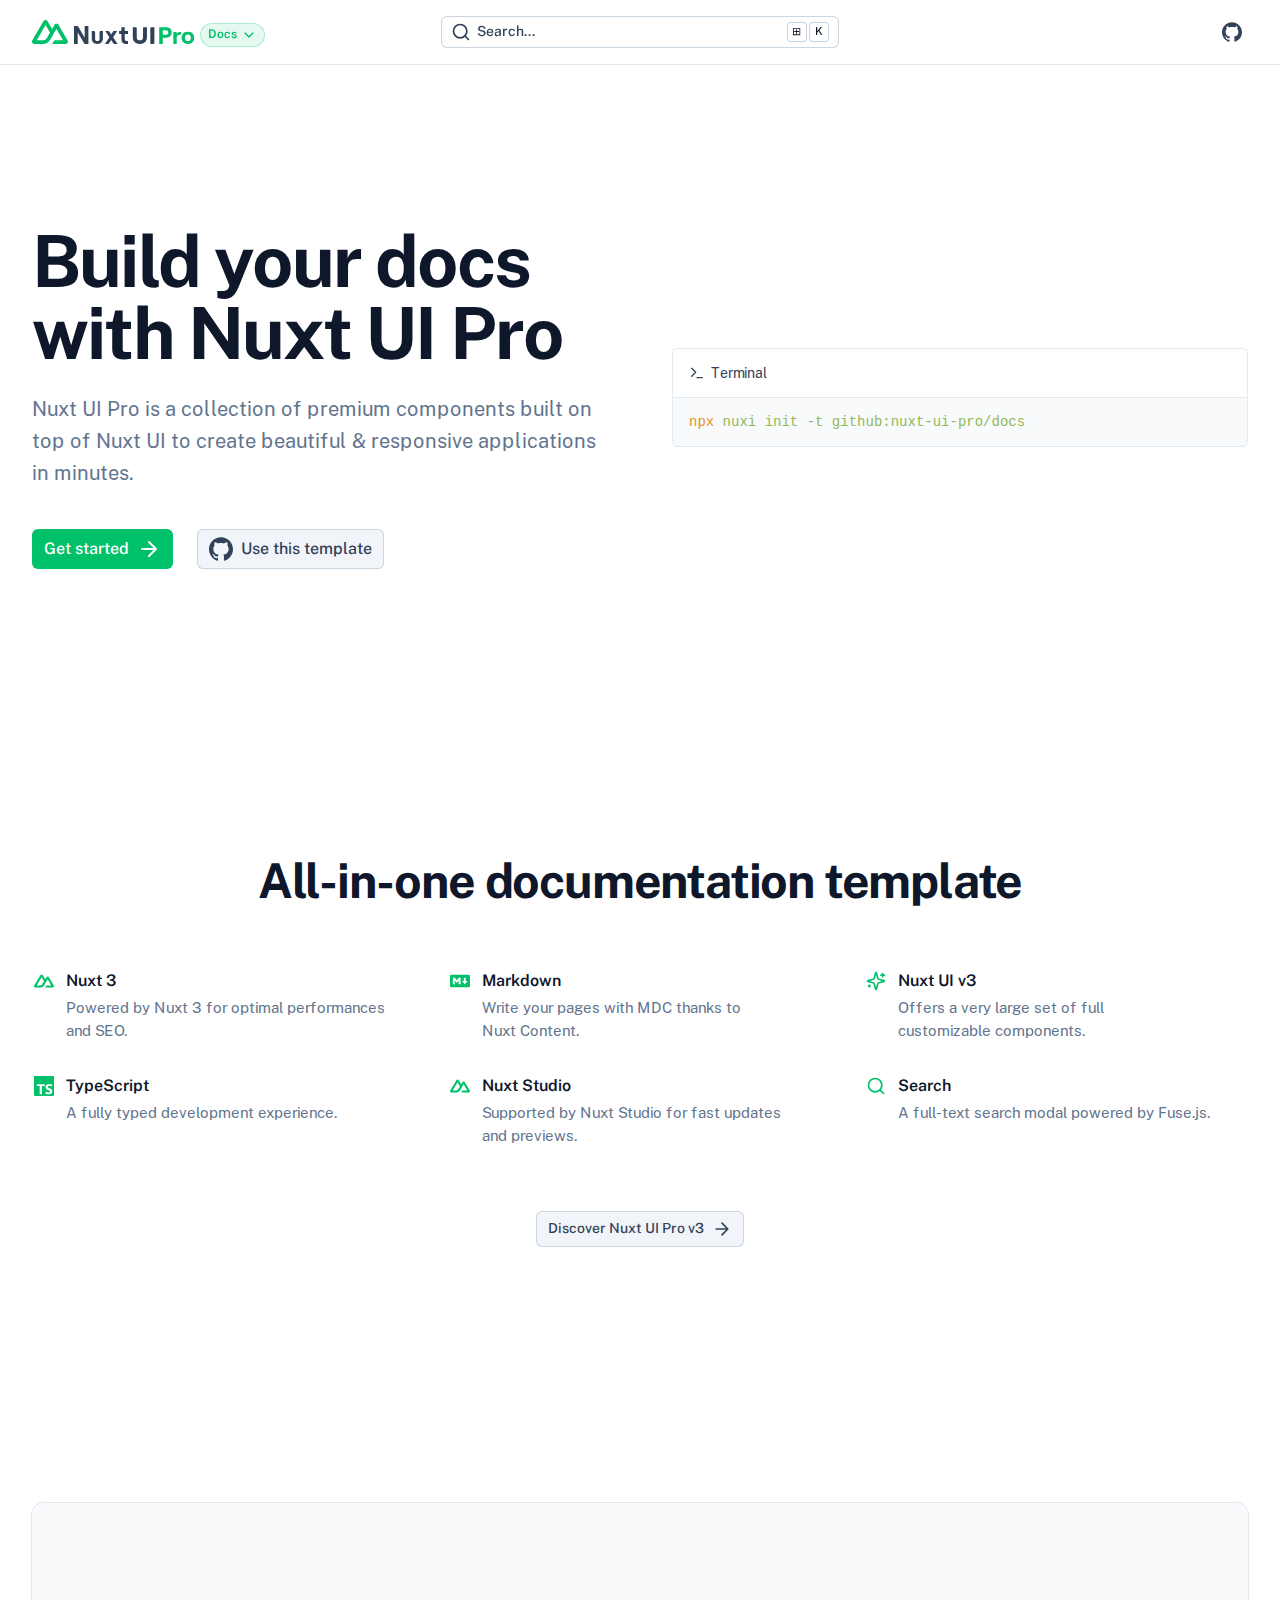
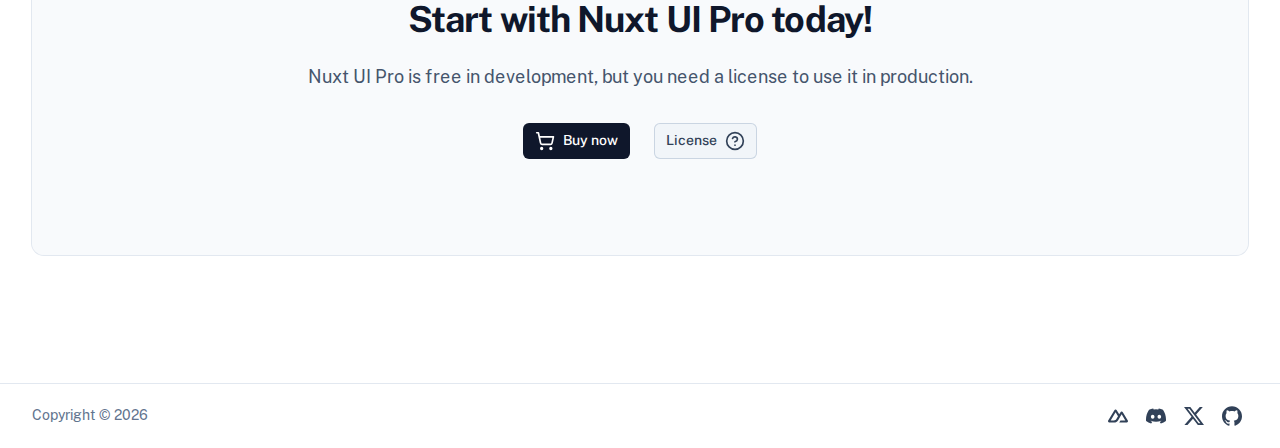
<file: index.html>
<!DOCTYPE html><html  lang="en" data-capo=""><head><meta charset="utf-8"><meta name="viewport" content="width=device-width, initial-scale=1"><style id="nuxt-ui-colors" type="text/css">@layer base {
  :root {
  --ui-color-primary-50: var(--color-green-50);
  --ui-color-primary-100: var(--color-green-100);
  --ui-color-primary-200: var(--color-green-200);
  --ui-color-primary-300: var(--color-green-300);
  --ui-color-primary-400: var(--color-green-400);
  --ui-color-primary-500: var(--color-green-500);
  --ui-color-primary-600: var(--color-green-600);
  --ui-color-primary-700: var(--color-green-700);
  --ui-color-primary-800: var(--color-green-800);
  --ui-color-primary-900: var(--color-green-900);
  --ui-color-primary-950: var(--color-green-950);
  --ui-color-secondary-50: var(--color-blue-50);
  --ui-color-secondary-100: var(--color-blue-100);
  --ui-color-secondary-200: var(--color-blue-200);
  --ui-color-secondary-300: var(--color-blue-300);
  --ui-color-secondary-400: var(--color-blue-400);
  --ui-color-secondary-500: var(--color-blue-500);
  --ui-color-secondary-600: var(--color-blue-600);
  --ui-color-secondary-700: var(--color-blue-700);
  --ui-color-secondary-800: var(--color-blue-800);
  --ui-color-secondary-900: var(--color-blue-900);
  --ui-color-secondary-950: var(--color-blue-950);
  --ui-color-success-50: var(--color-green-50);
  --ui-color-success-100: var(--color-green-100);
  --ui-color-success-200: var(--color-green-200);
  --ui-color-success-300: var(--color-green-300);
  --ui-color-success-400: var(--color-green-400);
  --ui-color-success-500: var(--color-green-500);
  --ui-color-success-600: var(--color-green-600);
  --ui-color-success-700: var(--color-green-700);
  --ui-color-success-800: var(--color-green-800);
  --ui-color-success-900: var(--color-green-900);
  --ui-color-success-950: var(--color-green-950);
  --ui-color-info-50: var(--color-blue-50);
  --ui-color-info-100: var(--color-blue-100);
  --ui-color-info-200: var(--color-blue-200);
  --ui-color-info-300: var(--color-blue-300);
  --ui-color-info-400: var(--color-blue-400);
  --ui-color-info-500: var(--color-blue-500);
  --ui-color-info-600: var(--color-blue-600);
  --ui-color-info-700: var(--color-blue-700);
  --ui-color-info-800: var(--color-blue-800);
  --ui-color-info-900: var(--color-blue-900);
  --ui-color-info-950: var(--color-blue-950);
  --ui-color-warning-50: var(--color-yellow-50);
  --ui-color-warning-100: var(--color-yellow-100);
  --ui-color-warning-200: var(--color-yellow-200);
  --ui-color-warning-300: var(--color-yellow-300);
  --ui-color-warning-400: var(--color-yellow-400);
  --ui-color-warning-500: var(--color-yellow-500);
  --ui-color-warning-600: var(--color-yellow-600);
  --ui-color-warning-700: var(--color-yellow-700);
  --ui-color-warning-800: var(--color-yellow-800);
  --ui-color-warning-900: var(--color-yellow-900);
  --ui-color-warning-950: var(--color-yellow-950);
  --ui-color-error-50: var(--color-red-50);
  --ui-color-error-100: var(--color-red-100);
  --ui-color-error-200: var(--color-red-200);
  --ui-color-error-300: var(--color-red-300);
  --ui-color-error-400: var(--color-red-400);
  --ui-color-error-500: var(--color-red-500);
  --ui-color-error-600: var(--color-red-600);
  --ui-color-error-700: var(--color-red-700);
  --ui-color-error-800: var(--color-red-800);
  --ui-color-error-900: var(--color-red-900);
  --ui-color-error-950: var(--color-red-950);
  --ui-color-neutral-50: var(--color-slate-50);
  --ui-color-neutral-100: var(--color-slate-100);
  --ui-color-neutral-200: var(--color-slate-200);
  --ui-color-neutral-300: var(--color-slate-300);
  --ui-color-neutral-400: var(--color-slate-400);
  --ui-color-neutral-500: var(--color-slate-500);
  --ui-color-neutral-600: var(--color-slate-600);
  --ui-color-neutral-700: var(--color-slate-700);
  --ui-color-neutral-800: var(--color-slate-800);
  --ui-color-neutral-900: var(--color-slate-900);
  --ui-color-neutral-950: var(--color-slate-950);
  }
  :root, .light {
  --ui-primary: var(--ui-color-primary-500);
  --ui-secondary: var(--ui-color-secondary-500);
  --ui-success: var(--ui-color-success-500);
  --ui-info: var(--ui-color-info-500);
  --ui-warning: var(--ui-color-warning-500);
  --ui-error: var(--ui-color-error-500);
  }
  .dark {
  --ui-primary: var(--ui-color-primary-400);
  --ui-secondary: var(--ui-color-secondary-400);
  --ui-success: var(--ui-color-success-400);
  --ui-info: var(--ui-color-info-400);
  --ui-warning: var(--ui-color-warning-400);
  --ui-error: var(--ui-color-error-400);
  }
}</style><title>Nuxt UI Pro - Docs template</title><style>/*! tailwindcss v4.0.7 | MIT License | https://tailwindcss.com */.shiki span.line{display:block}.shiki span.line.highlight{background-color:color-mix(in oklab,var(--ui-bg-accented) 50%,transparent);margin:0 -16px;padding:0 16px}</style><link rel="stylesheet" href="/_nuxt/entry.Clw5lGz1.css" crossorigin><link rel="preload" as="fetch" crossorigin="anonymous" href="/_payload.json?37bb18da-218e-4713-bf26-839d56f273e8"><link rel="modulepreload" as="script" crossorigin href="/_nuxt/Hk4dX2zQ.js"><link rel="modulepreload" as="script" crossorigin href="/_nuxt/0WMBNomJ.js"><link rel="modulepreload" as="script" crossorigin href="/_nuxt/DESBV7p3.js"><link rel="modulepreload" as="script" crossorigin href="/_nuxt/BmlbPuZL.js"><link rel="modulepreload" as="script" crossorigin href="/_nuxt/C-W2m6MH.js"><link rel="modulepreload" as="script" crossorigin href="/_nuxt/BS8M-k61.js"><link rel="modulepreload" as="script" crossorigin href="/_nuxt/BV14Frac.js"><link rel="modulepreload" as="script" crossorigin href="/_nuxt/Cr4Eje4S.js"><link rel="modulepreload" as="script" crossorigin href="/_nuxt/C7x_zoj7.js"><link rel="modulepreload" as="script" crossorigin href="/_nuxt/BuOR91bc.js"><link rel="prefetch" as="style" crossorigin href="/_nuxt/index.hjkT_WWf.css"><link rel="prefetch" as="script" crossorigin href="/_nuxt/BYa4tl2B.js"><link rel="prefetch" as="script" crossorigin href="/_nuxt/Dw7N4xsQ.js"><link rel="prefetch" as="script" crossorigin href="/_nuxt/CzMX05fG.js"><link rel="prefetch" as="script" crossorigin href="/_nuxt/D2xKnkHZ.js"><link rel="prefetch" as="script" crossorigin href="/_nuxt/BjD-HfBW.js"><link rel="prefetch" as="script" crossorigin href="/_nuxt/C0rWt2QR.js"><link rel="icon" href="/favicon.ico"><meta property="og:site_name" content="Nuxt UI Pro - Docs template"><meta property="og:image" content="https://docs-template.nuxt.dev/social-card.png"><meta name="twitter:image" content="https://docs-template.nuxt.dev/social-card.png"><meta name="twitter:card" content="summary_large_image"><meta property="og:title" content="Nuxt UI Pro - Docs template"><meta name="description" content="Nuxt UI Pro is a collection of premium Vue components built on top of Nuxt UI to create beautiful & responsive Nuxt applications in minutes."><meta property="og:description" content="Nuxt UI Pro is a collection of premium Vue components built on top of Nuxt UI to create beautiful & responsive Nuxt applications in minutes."><script type="module" src="/_nuxt/Hk4dX2zQ.js" crossorigin></script><style>@layer components {:where(.i-lucide\:arrow-right){display:inline-block;width:1em;height:1em;background-color:currentColor;-webkit-mask-image:var(--svg);mask-image:var(--svg);-webkit-mask-repeat:no-repeat;mask-repeat:no-repeat;-webkit-mask-size:100% 100%;mask-size:100% 100%;--svg:url("data:image/svg+xml,%3Csvg xmlns='http://www.w3.org/2000/svg' viewBox='0 0 24 24' width='24' height='24'%3E%3Cpath fill='none' stroke='black' stroke-linecap='round' stroke-linejoin='round' stroke-width='2' d='M5 12h14m-7-7l7 7l-7 7'/%3E%3C/svg%3E")}:where(.i-lucide\:chevron-down){display:inline-block;width:1em;height:1em;background-color:currentColor;-webkit-mask-image:var(--svg);mask-image:var(--svg);-webkit-mask-repeat:no-repeat;mask-repeat:no-repeat;-webkit-mask-size:100% 100%;mask-size:100% 100%;--svg:url("data:image/svg+xml,%3Csvg xmlns='http://www.w3.org/2000/svg' viewBox='0 0 24 24' width='24' height='24'%3E%3Cpath fill='none' stroke='black' stroke-linecap='round' stroke-linejoin='round' stroke-width='2' d='m6 9l6 6l6-6'/%3E%3C/svg%3E")}:where(.i-lucide\:circle-help){display:inline-block;width:1em;height:1em;background-color:currentColor;-webkit-mask-image:var(--svg);mask-image:var(--svg);-webkit-mask-repeat:no-repeat;mask-repeat:no-repeat;-webkit-mask-size:100% 100%;mask-size:100% 100%;--svg:url("data:image/svg+xml,%3Csvg xmlns='http://www.w3.org/2000/svg' viewBox='0 0 24 24' width='24' height='24'%3E%3Cg fill='none' stroke='black' stroke-linecap='round' stroke-linejoin='round' stroke-width='2'%3E%3Ccircle cx='12' cy='12' r='10'/%3E%3Cpath d='M9.09 9a3 3 0 0 1 5.83 1c0 2-3 3-3 3m.08 4h.01'/%3E%3C/g%3E%3C/svg%3E")}:where(.i-lucide\:copy){display:inline-block;width:1em;height:1em;background-color:currentColor;-webkit-mask-image:var(--svg);mask-image:var(--svg);-webkit-mask-repeat:no-repeat;mask-repeat:no-repeat;-webkit-mask-size:100% 100%;mask-size:100% 100%;--svg:url("data:image/svg+xml,%3Csvg xmlns='http://www.w3.org/2000/svg' viewBox='0 0 24 24' width='24' height='24'%3E%3Cg fill='none' stroke='black' stroke-linecap='round' stroke-linejoin='round' stroke-width='2'%3E%3Crect width='14' height='14' x='8' y='8' rx='2' ry='2'/%3E%3Cpath d='M4 16c-1.1 0-2-.9-2-2V4c0-1.1.9-2 2-2h10c1.1 0 2 .9 2 2'/%3E%3C/g%3E%3C/svg%3E")}:where(.i-lucide\:menu){display:inline-block;width:1em;height:1em;background-color:currentColor;-webkit-mask-image:var(--svg);mask-image:var(--svg);-webkit-mask-repeat:no-repeat;mask-repeat:no-repeat;-webkit-mask-size:100% 100%;mask-size:100% 100%;--svg:url("data:image/svg+xml,%3Csvg xmlns='http://www.w3.org/2000/svg' viewBox='0 0 24 24' width='24' height='24'%3E%3Cpath fill='none' stroke='black' stroke-linecap='round' stroke-linejoin='round' stroke-width='2' d='M4 12h16M4 6h16M4 18h16'/%3E%3C/svg%3E")}:where(.i-lucide\:search){display:inline-block;width:1em;height:1em;background-color:currentColor;-webkit-mask-image:var(--svg);mask-image:var(--svg);-webkit-mask-repeat:no-repeat;mask-repeat:no-repeat;-webkit-mask-size:100% 100%;mask-size:100% 100%;--svg:url("data:image/svg+xml,%3Csvg xmlns='http://www.w3.org/2000/svg' viewBox='0 0 24 24' width='24' height='24'%3E%3Cg fill='none' stroke='black' stroke-linecap='round' stroke-linejoin='round' stroke-width='2'%3E%3Ccircle cx='11' cy='11' r='8'/%3E%3Cpath d='m21 21l-4.3-4.3'/%3E%3C/g%3E%3C/svg%3E")}:where(.i-lucide\:shopping-cart){display:inline-block;width:1em;height:1em;background-color:currentColor;-webkit-mask-image:var(--svg);mask-image:var(--svg);-webkit-mask-repeat:no-repeat;mask-repeat:no-repeat;-webkit-mask-size:100% 100%;mask-size:100% 100%;--svg:url("data:image/svg+xml,%3Csvg xmlns='http://www.w3.org/2000/svg' viewBox='0 0 24 24' width='24' height='24'%3E%3Cg fill='none' stroke='black' stroke-linecap='round' stroke-linejoin='round' stroke-width='2'%3E%3Ccircle cx='8' cy='21' r='1'/%3E%3Ccircle cx='19' cy='21' r='1'/%3E%3Cpath d='M2.05 2.05h2l2.66 12.42a2 2 0 0 0 2 1.58h9.78a2 2 0 0 0 1.95-1.57l1.65-7.43H5.12'/%3E%3C/g%3E%3C/svg%3E")}:where(.i-lucide\:sparkles){display:inline-block;width:1em;height:1em;background-color:currentColor;-webkit-mask-image:var(--svg);mask-image:var(--svg);-webkit-mask-repeat:no-repeat;mask-repeat:no-repeat;-webkit-mask-size:100% 100%;mask-size:100% 100%;--svg:url("data:image/svg+xml,%3Csvg xmlns='http://www.w3.org/2000/svg' viewBox='0 0 24 24' width='24' height='24'%3E%3Cpath fill='none' stroke='black' stroke-linecap='round' stroke-linejoin='round' stroke-width='2' d='M9.937 15.5A2 2 0 0 0 8.5 14.063l-6.135-1.582a.5.5 0 0 1 0-.962L8.5 9.936A2 2 0 0 0 9.937 8.5l1.582-6.135a.5.5 0 0 1 .963 0L14.063 8.5A2 2 0 0 0 15.5 9.937l6.135 1.581a.5.5 0 0 1 0 .964L15.5 14.063a2 2 0 0 0-1.437 1.437l-1.582 6.135a.5.5 0 0 1-.963 0zM20 3v4m2-2h-4M4 17v2m1-1H3'/%3E%3C/svg%3E")}:where(.i-lucide\:terminal){display:inline-block;width:1em;height:1em;background-color:currentColor;-webkit-mask-image:var(--svg);mask-image:var(--svg);-webkit-mask-repeat:no-repeat;mask-repeat:no-repeat;-webkit-mask-size:100% 100%;mask-size:100% 100%;--svg:url("data:image/svg+xml,%3Csvg xmlns='http://www.w3.org/2000/svg' viewBox='0 0 24 24' width='24' height='24'%3E%3Cpath fill='none' stroke='black' stroke-linecap='round' stroke-linejoin='round' stroke-width='2' d='m4 17l6-6l-6-6m8 14h8'/%3E%3C/svg%3E")}:where(.i-simple-icons\:discord){display:inline-block;width:1em;height:1em;background-color:currentColor;-webkit-mask-image:var(--svg);mask-image:var(--svg);-webkit-mask-repeat:no-repeat;mask-repeat:no-repeat;-webkit-mask-size:100% 100%;mask-size:100% 100%;--svg:url("data:image/svg+xml,%3Csvg xmlns='http://www.w3.org/2000/svg' viewBox='0 0 24 24' width='24' height='24'%3E%3Cpath fill='black' d='M20.317 4.37a19.8 19.8 0 0 0-4.885-1.515a.074.074 0 0 0-.079.037c-.21.375-.444.864-.608 1.25a18.3 18.3 0 0 0-5.487 0a13 13 0 0 0-.617-1.25a.08.08 0 0 0-.079-.037A19.7 19.7 0 0 0 3.677 4.37a.1.1 0 0 0-.032.027C.533 9.046-.32 13.58.099 18.057a.08.08 0 0 0 .031.057a19.9 19.9 0 0 0 5.993 3.03a.08.08 0 0 0 .084-.028a14 14 0 0 0 1.226-1.994a.076.076 0 0 0-.041-.106a13 13 0 0 1-1.872-.892a.077.077 0 0 1-.008-.128a10 10 0 0 0 .372-.292a.07.07 0 0 1 .077-.01c3.928 1.793 8.18 1.793 12.062 0a.07.07 0 0 1 .078.01q.181.149.373.292a.077.077 0 0 1-.006.127a12.3 12.3 0 0 1-1.873.892a.077.077 0 0 0-.041.107c.36.698.772 1.362 1.225 1.993a.08.08 0 0 0 .084.028a19.8 19.8 0 0 0 6.002-3.03a.08.08 0 0 0 .032-.054c.5-5.177-.838-9.674-3.549-13.66a.06.06 0 0 0-.031-.03M8.02 15.33c-1.182 0-2.157-1.085-2.157-2.419c0-1.333.956-2.419 2.157-2.419c1.21 0 2.176 1.096 2.157 2.42c0 1.333-.956 2.418-2.157 2.418m7.975 0c-1.183 0-2.157-1.085-2.157-2.419c0-1.333.955-2.419 2.157-2.419c1.21 0 2.176 1.096 2.157 2.42c0 1.333-.946 2.418-2.157 2.418'/%3E%3C/svg%3E")}:where(.i-simple-icons\:github){display:inline-block;width:1em;height:1em;background-color:currentColor;-webkit-mask-image:var(--svg);mask-image:var(--svg);-webkit-mask-repeat:no-repeat;mask-repeat:no-repeat;-webkit-mask-size:100% 100%;mask-size:100% 100%;--svg:url("data:image/svg+xml,%3Csvg xmlns='http://www.w3.org/2000/svg' viewBox='0 0 24 24' width='24' height='24'%3E%3Cpath fill='black' d='M12 .297c-6.63 0-12 5.373-12 12c0 5.303 3.438 9.8 8.205 11.385c.6.113.82-.258.82-.577c0-.285-.01-1.04-.015-2.04c-3.338.724-4.042-1.61-4.042-1.61C4.422 18.07 3.633 17.7 3.633 17.7c-1.087-.744.084-.729.084-.729c1.205.084 1.838 1.236 1.838 1.236c1.07 1.835 2.809 1.305 3.495.998c.108-.776.417-1.305.76-1.605c-2.665-.3-5.466-1.332-5.466-5.93c0-1.31.465-2.38 1.235-3.22c-.135-.303-.54-1.523.105-3.176c0 0 1.005-.322 3.3 1.23c.96-.267 1.98-.399 3-.405c1.02.006 2.04.138 3 .405c2.28-1.552 3.285-1.23 3.285-1.23c.645 1.653.24 2.873.12 3.176c.765.84 1.23 1.91 1.23 3.22c0 4.61-2.805 5.625-5.475 5.92c.42.36.81 1.096.81 2.22c0 1.606-.015 2.896-.015 3.286c0 .315.21.69.825.57C20.565 22.092 24 17.592 24 12.297c0-6.627-5.373-12-12-12'/%3E%3C/svg%3E")}:where(.i-simple-icons\:markdown){display:inline-block;width:1em;height:1em;background-color:currentColor;-webkit-mask-image:var(--svg);mask-image:var(--svg);-webkit-mask-repeat:no-repeat;mask-repeat:no-repeat;-webkit-mask-size:100% 100%;mask-size:100% 100%;--svg:url("data:image/svg+xml,%3Csvg xmlns='http://www.w3.org/2000/svg' viewBox='0 0 24 24' width='24' height='24'%3E%3Cpath fill='black' d='M22.27 19.385H1.73A1.73 1.73 0 0 1 0 17.655V6.345a1.73 1.73 0 0 1 1.73-1.73h20.54A1.73 1.73 0 0 1 24 6.345v11.308a1.73 1.73 0 0 1-1.73 1.731zM5.769 15.923v-4.5l2.308 2.885l2.307-2.885v4.5h2.308V8.078h-2.308l-2.307 2.885l-2.308-2.885H3.46v7.847zM21.232 12h-2.309V8.077h-2.307V12h-2.308l3.461 4.039z'/%3E%3C/svg%3E")}:where(.i-simple-icons\:nuxt){display:inline-block;width:1em;height:1em;background-color:currentColor;-webkit-mask-image:var(--svg);mask-image:var(--svg);-webkit-mask-repeat:no-repeat;mask-repeat:no-repeat;-webkit-mask-size:100% 100%;mask-size:100% 100%;--svg:url("data:image/svg+xml,%3Csvg xmlns='http://www.w3.org/2000/svg' viewBox='0 0 24 24' width='24' height='24'%3E%3Cpath fill='black' d='M13.464 19.83h8.922c.283 0 .562-.073.807-.21a1.6 1.6 0 0 0 .591-.574a1.53 1.53 0 0 0 .216-.783a1.53 1.53 0 0 0-.217-.782L17.792 7.414a1.6 1.6 0 0 0-.591-.573a1.65 1.65 0 0 0-.807-.21c-.283 0-.562.073-.807.21a1.6 1.6 0 0 0-.59.573L13.463 9.99L10.47 4.953a1.6 1.6 0 0 0-.591-.573a1.65 1.65 0 0 0-.807-.21c-.284 0-.562.073-.807.21a1.6 1.6 0 0 0-.591.573L.216 17.481a1.53 1.53 0 0 0-.217.782c0 .275.074.545.216.783a1.6 1.6 0 0 0 .59.574c.246.137.525.21.808.21h5.6c2.22 0 3.856-.946 4.982-2.79l2.733-4.593l1.464-2.457l4.395 7.382h-5.859Zm-6.341-2.46l-3.908-.002l5.858-9.842l2.923 4.921l-1.957 3.29c-.748 1.196-1.597 1.632-2.916 1.632'/%3E%3C/svg%3E")}:where(.i-simple-icons\:nuxtdotjs){display:inline-block;width:1em;height:1em;background-color:currentColor;-webkit-mask-image:var(--svg);mask-image:var(--svg);-webkit-mask-repeat:no-repeat;mask-repeat:no-repeat;-webkit-mask-size:100% 100%;mask-size:100% 100%;--svg:url("data:image/svg+xml,%3Csvg xmlns='http://www.w3.org/2000/svg' viewBox='0 0 24 24' width='24' height='24'%3E%3Cpath fill='black' d='M13.464 19.83h8.922c.283 0 .562-.073.807-.21a1.6 1.6 0 0 0 .591-.574a1.53 1.53 0 0 0 .216-.783a1.53 1.53 0 0 0-.217-.782L17.792 7.414a1.6 1.6 0 0 0-.591-.573a1.65 1.65 0 0 0-.807-.21c-.283 0-.562.073-.807.21a1.6 1.6 0 0 0-.59.573L13.463 9.99L10.47 4.953a1.6 1.6 0 0 0-.591-.573a1.65 1.65 0 0 0-.807-.21c-.284 0-.562.073-.807.21a1.6 1.6 0 0 0-.591.573L.216 17.481a1.53 1.53 0 0 0-.217.782c0 .275.074.545.216.783a1.6 1.6 0 0 0 .59.574c.246.137.525.21.808.21h5.6c2.22 0 3.856-.946 4.982-2.79l2.733-4.593l1.464-2.457l4.395 7.382h-5.859Zm-6.341-2.46l-3.908-.002l5.858-9.842l2.923 4.921l-1.957 3.29c-.748 1.196-1.597 1.632-2.916 1.632'/%3E%3C/svg%3E")}:where(.i-simple-icons\:typescript){display:inline-block;width:1em;height:1em;background-color:currentColor;-webkit-mask-image:var(--svg);mask-image:var(--svg);-webkit-mask-repeat:no-repeat;mask-repeat:no-repeat;-webkit-mask-size:100% 100%;mask-size:100% 100%;--svg:url("data:image/svg+xml,%3Csvg xmlns='http://www.w3.org/2000/svg' viewBox='0 0 24 24' width='24' height='24'%3E%3Cpath fill='black' d='M1.125 0C.502 0 0 .502 0 1.125v21.75C0 23.498.502 24 1.125 24h21.75c.623 0 1.125-.502 1.125-1.125V1.125C24 .502 23.498 0 22.875 0zm17.363 9.75q.918 0 1.627.111a6.4 6.4 0 0 1 1.306.34v2.458a4 4 0 0 0-.643-.361a5 5 0 0 0-.717-.26a5.5 5.5 0 0 0-1.426-.2q-.45 0-.819.086a2.1 2.1 0 0 0-.623.242q-.254.156-.393.374a.9.9 0 0 0-.14.49q0 .294.156.529q.156.234.443.444c.287.21.423.276.696.41q.41.203.926.416q.705.296 1.266.628q.561.333.963.753q.402.418.614.957q.213.538.214 1.253q0 .986-.373 1.656a3 3 0 0 1-1.012 1.085a4.4 4.4 0 0 1-1.487.596q-.85.18-1.79.18a10 10 0 0 1-1.84-.164a5.5 5.5 0 0 1-1.512-.493v-2.63a5.03 5.03 0 0 0 3.237 1.2q.5 0 .872-.09q.373-.09.623-.25q.249-.162.373-.38a1.02 1.02 0 0 0-.074-1.089a2.1 2.1 0 0 0-.537-.5a5.6 5.6 0 0 0-.807-.444a28 28 0 0 0-1.007-.436q-1.377-.575-2.053-1.405t-.676-2.005q0-.92.369-1.582q.368-.662 1.004-1.089a4.5 4.5 0 0 1 1.47-.629a7.5 7.5 0 0 1 1.77-.201m-15.113.188h9.563v2.166H9.506v9.646H6.789v-9.646H3.375z'/%3E%3C/svg%3E")}:where(.i-simple-icons\:x){display:inline-block;width:1em;height:1em;background-color:currentColor;-webkit-mask-image:var(--svg);mask-image:var(--svg);-webkit-mask-repeat:no-repeat;mask-repeat:no-repeat;-webkit-mask-size:100% 100%;mask-size:100% 100%;--svg:url("data:image/svg+xml,%3Csvg xmlns='http://www.w3.org/2000/svg' viewBox='0 0 24 24' width='24' height='24'%3E%3Cpath fill='black' d='M18.901 1.153h3.68l-8.04 9.19L24 22.846h-7.406l-5.8-7.584l-6.638 7.584H.474l8.6-9.83L0 1.154h7.594l5.243 6.932ZM17.61 20.644h2.039L6.486 3.24H4.298Z'/%3E%3C/svg%3E")}}</style><link rel="preload" as="fetch" fetchpriority="low" crossorigin="anonymous" href="/_nuxt/builds/meta/37bb18da-218e-4713-bf26-839d56f273e8.json"><script>"use strict";(()=>{const t=window,e=document.documentElement,c=["dark","light"],n=getStorageValue("localStorage","nuxt-color-mode")||"system";let i=n==="system"?u():n;const r=e.getAttribute("data-color-mode-forced");r&&(i=r),l(i),t["__NUXT_COLOR_MODE__"]={preference:n,value:i,getColorScheme:u,addColorScheme:l,removeColorScheme:d};function l(o){const s=""+o+"",a="";e.classList?e.classList.add(s):e.className+=" "+s,a&&e.setAttribute("data-"+a,o)}function d(o){const s=""+o+"",a="";e.classList?e.classList.remove(s):e.className=e.className.replace(new RegExp(s,"g"),""),a&&e.removeAttribute("data-"+a)}function f(o){return t.matchMedia("(prefers-color-scheme"+o+")")}function u(){if(t.matchMedia&&f("").media!=="not all"){for(const o of c)if(f(":"+o).matches)return o}return"light"}})();function getStorageValue(t,e){switch(t){case"localStorage":return window.localStorage.getItem(e);case"sessionStorage":return window.sessionStorage.getItem(e);case"cookie":return getCookie(e);default:return null}}function getCookie(t){const c=("; "+window.document.cookie).split("; "+t+"=");if(c.length===2)return c.pop()?.split(";").shift()}</script></head><body><div id="__nuxt" class="isolate"><!--[--><!--[--><!--[--><!--[--><!--[--><div class="nuxt-loading-indicator" style="position:fixed;top:0;right:0;left:0;pointer-events:none;width:auto;height:3px;opacity:0;background:repeating-linear-gradient(to right,#00dc82 0%,#34cdfe 50%,#0047e1 100%);background-size:Infinity% auto;transform:scaleX(0%);transform-origin:left;transition:transform 0.1s, height 0.4s, opacity 0.4s;z-index:999999;"></div><!--[--><!----><!----><!----><header class="bg-(--ui-bg)/75 backdrop-blur border-b border-(--ui-border) sticky top-0 z-50"><!--[--><!--]--><div class="max-w-(--ui-container) mx-auto px-4 sm:px-6 lg:px-8 flex items-center justify-between gap-3 h-(--ui-header-height)"><!--[--><div class="lg:flex-1 flex items-center gap-1.5"><!----><!--[--><a aria-current="page" href="/" class="router-link-active router-link-exact-active"><svg width="1352" height="200" viewbox="0 0 1352 200" fill="none" xmlns="http://www.w3.org/2000/svg" class="w-auto h-6 shrink-0"><path d="M377 200C379.16 200 381 198.209 381 196V103C381 103 386 112 395 127L434 194C435.785 197.74 439.744 200 443 200H470V50H443C441.202 50 439 51.4941 439 54V148L421 116L385 55C383.248 51.8912 379.479 50 376 50H350V200H377Z" fill="currentColor"></path><path d="M726 92H739C742.314 92 745 89.3137 745 86V60H773V92H800V116H773V159C773 169.5 778.057 174 787 174H800V200H783C759.948 200 745 185.071 745 160V116H726V92Z" fill="currentColor"></path><path d="M591 92V154C591 168.004 585.742 179.809 578 188C570.258 196.191 559.566 200 545 200C530.434 200 518.742 196.191 511 188C503.389 179.809 498 168.004 498 154V92H514C517.412 92 520.769 92.622 523 95C525.231 97.2459 526 98.5652 526 102V154C526 162.059 526.457 167.037 530 171C533.543 174.831 537.914 176 545 176C552.217 176 555.457 174.831 559 171C562.543 167.037 563 162.059 563 154V102C563 98.5652 563.769 96.378 566 94C567.96 91.9107 570.028 91.9599 573 92C573.411 92.0055 574.586 92 575 92H591Z" fill="currentColor"></path><path d="M676 144L710 92H684C680.723 92 677.812 93.1758 676 96L660 120L645 97C643.188 94.1758 639.277 92 636 92H611L645 143L608 200H634C637.25 200 640.182 196.787 642 194L660 167L679 195C680.818 197.787 683.75 200 687 200H713L676 144Z" fill="currentColor"></path><path d="M168 200H279C282.542 200 285.932 198.756 289 197C292.068 195.244 295.23 193.041 297 190C298.77 186.959 300.002 183.51 300 179.999C299.998 176.488 298.773 173.04 297 170.001L222 41C220.23 37.96 218.067 35.7552 215 34C211.933 32.2448 207.542 31 204 31C200.458 31 197.067 32.2448 194 34C190.933 35.7552 188.77 37.96 187 41L168 74L130 9.99764C128.228 6.95784 126.068 3.75491 123 2C119.932 0.245087 116.542 0 113 0C109.458 0 106.068 0.245087 103 2C99.9323 3.75491 96.7717 6.95784 95 9.99764L2 170.001C0.226979 173.04 0.00154312 176.488 1.90993e-06 179.999C-0.0015393 183.51 0.229648 186.959 2 190C3.77035 193.04 6.93245 195.244 10 197C13.0675 198.756 16.4578 200 20 200H90C117.737 200 137.925 187.558 152 164L186 105L204 74L259 168H186L168 200ZM89 168H40L113 42L150 105L125.491 147.725C116.144 163.01 105.488 168 89 168Z" fill="var(--ui-primary)"></path><path d="M958 60.0001H938C933.524 60.0001 929.926 59.9395 927 63C924.074 65.8905 925 67.5792 925 72V141C925 151.372 923.648 156.899 919 162C914.352 166.931 908.468 169 899 169C889.705 169 882.648 166.931 878 162C873.352 156.899 873 151.372 873 141V72.0001C873 67.5793 872.926 65.8906 870 63.0001C867.074 59.9396 863.476 60.0001 859 60.0001H840V141C840 159.023 845.016 173.458 855 184C865.156 194.542 879.893 200 899 200C918.107 200 932.844 194.542 943 184C953.156 173.458 958 159.023 958 141V60.0001Z" fill="currentColor"></path><path fill-rule="evenodd" clip-rule="evenodd" d="M1000 60.0233L1020 60V77L1020 128V156.007L1020 181L1020 189.004C1020 192.938 1019.98 194.429 1017 197.001C1014.02 199.725 1009.56 200 1005 200H986.001V181.006L986 130.012V70.0215C986 66.1576 986.016 64.5494 989 62.023C991.819 59.6358 995.437 60.0233 1000 60.0233Z" fill="currentColor"></path><path d="M1060 200V60H1117C1126.67 60 1134.98 61.2896 1142 65C1149.16 68.7104 1155.29 74.3744 1159 81C1162.71 87.6256 1164 95.3867 1164 104C1164 112.481 1162.71 120.374 1159 127C1155.29 133.626 1149.16 138.157 1142 142C1134.98 145.71 1126.67 148 1117 148H1090V200H1060ZM1115 123C1121.63 123 1126.69 121.578 1130 118C1133.31 114.29 1135 109.433 1135 104C1135 98.567 1133.31 93.5778 1130 90C1126.69 86.2896 1121.63 85 1115 85H1090V123H1115Z" fill="var(--ui-primary)"></path><path d="M1226 123C1219.37 123 1214.31 124.965 1211 130C1207.69 135.035 1206 142.122 1206 151V200H1178V100H1200C1203.31 100 1206 102.686 1206 106V116C1208.65 109.904 1211.16 106.518 1215 104C1218.98 101.482 1224.77 100 1231 100H1242V123H1226Z" fill="var(--ui-primary)"></path><path d="M1299 200C1288.93 200 1280.08 197.373 1272 193C1263.92 188.495 1257.51 182.818 1253 175C1248.49 167.049 1246 157.806 1246 148C1246 138.194 1248.49 129.818 1253 122C1257.51 114.049 1263.92 107.373 1272 103C1280.08 98.4946 1288.93 97 1299 97C1309.07 97 1318.92 98.4946 1327 103C1335.08 107.373 1340.49 114.049 1345 122C1349.51 129.818 1352 138.194 1352 148C1352 157.806 1349.51 167.049 1345 175C1340.49 182.818 1335.08 188.495 1327 193C1318.92 197.373 1309.07 200 1299 200ZM1299 176C1306.42 176 1312.36 173.168 1317 168C1321.64 162.832 1324 156.216 1324 148C1324 139.652 1321.64 133.168 1317 128C1312.36 122.832 1306.42 120 1299 120C1291.58 120 1285.64 122.832 1281 128C1276.36 133.168 1274 139.652 1274 148C1274 156.216 1276.36 162.832 1281 168C1285.64 173.168 1291.58 176 1299 176Z" fill="var(--ui-primary)"></path></svg></a><!--[--><!--[--><!--[--><!--[--><button type="button" id="reka-dropdown-menu-trigger-v-0-0" aria-haspopup="menu" aria-expanded="false" data-state="closed" class="inline-flex items-center focus:outline-hidden disabled:cursor-not-allowed aria-disabled:cursor-not-allowed disabled:opacity-75 aria-disabled:opacity-75 transition-colors px-2 py-1 text-xs gap-1 text-(--ui-primary) ring ring-inset ring-(--ui-primary)/25 bg-(--ui-primary)/10 hover:bg-(--ui-primary)/15 disabled:bg-(--ui-primary)/10 aria-disabled:bg-(--ui-primary)/10 focus-visible:ring-2 focus-visible:ring-(--ui-primary) -mb-[6px] font-semibold rounded-full truncate"><!--[--><!--[--><!--[--><!----><!--]--><!--[--><span class="truncate">Docs</span><!--]--><!--[--><span class="iconify i-lucide:chevron-down shrink-0 size-4 transition-transform duration-200" aria-hidden="true" style=""></span><!--]--><!--]--><!--]--></button><!--]--><!--[--><!----><!----><!--]--><!--]--><!--]--><!--]--><!--]--></div><div class="hidden lg:flex flex-1"><!--[--><!--[--><button type="button" aria-label="Search" class="rounded-[calc(var(--ui-radius)*1.5)] font-medium inline-flex items-center focus:outline-hidden disabled:cursor-not-allowed aria-disabled:cursor-not-allowed disabled:opacity-75 aria-disabled:opacity-75 transition-colors px-2.5 py-1.5 text-sm gap-1.5 ring ring-inset ring-(--ui-border-accented) text-(--ui-text) bg-(--ui-bg) hover:bg-(--ui-bg-elevated) disabled:bg-(--ui-bg) aria-disabled:bg-(--ui-bg) focus-visible:ring-2 focus-visible:ring-(--ui-border-inverted) w-full"><!--[--><!--[--><!--[--><span class="iconify i-lucide:search shrink-0 size-5" aria-hidden="true" style=""></span><!--]--><!--[--><span class="truncate">Search...</span><!--]--><!--[--><!--[--><div class="flex items-center gap-0.5 ms-auto"><kbd class="inline-flex items-center justify-center px-1 rounded-(--ui-radius) font-medium font-sans bg-(--ui-bg) text-(--ui-text-highlighted) ring ring-inset ring-(--ui-border-accented) h-5 min-w-[20px] text-[11px]"><!--[--> <!--]--></kbd><kbd class="inline-flex items-center justify-center px-1 rounded-(--ui-radius) font-medium font-sans bg-(--ui-bg) text-(--ui-text-highlighted) ring ring-inset ring-(--ui-border-accented) h-5 min-w-[20px] text-[11px]"><!--[-->K<!--]--></kbd></div><!--]--><!--]--><!--]--><!--]--></button><!--]--><!--]--></div><div class="flex items-center justify-end lg:flex-1 gap-1.5"><!--[--><!--[--><button type="button" aria-label="Search" class="rounded-[calc(var(--ui-radius)*1.5)] font-medium inline-flex items-center focus:outline-hidden disabled:cursor-not-allowed aria-disabled:cursor-not-allowed disabled:opacity-75 aria-disabled:opacity-75 transition-colors text-sm gap-1.5 text-(--ui-text) hover:bg-(--ui-bg-elevated) focus-visible:bg-(--ui-bg-elevated) hover:disabled:bg-transparent dark:hover:disabled:bg-transparent hover:aria-disabled:bg-transparent dark:hover:aria-disabled:bg-transparent p-1.5 lg:hidden"><!--[--><!--[--><!--[--><span class="iconify i-lucide:search shrink-0 size-5" aria-hidden="true" style=""></span><!--]--><!--[--><!----><!--]--><!--[--><!----><!--]--><!--]--><!--]--></button><!--]--><!--[--><!--[--><div class="size-8"></div><!--]--><!--]--><!--[--><!--[--><a href="https://github.com/nuxt-ui-pro/docs/tree/v3" rel="noopener noreferrer" target="_blank" aria-label="GitHub" class="rounded-[calc(var(--ui-radius)*1.5)] font-medium inline-flex items-center focus:outline-hidden disabled:cursor-not-allowed aria-disabled:cursor-not-allowed disabled:opacity-75 aria-disabled:opacity-75 transition-colors text-sm gap-1.5 text-(--ui-text) hover:bg-(--ui-bg-elevated) focus-visible:bg-(--ui-bg-elevated) hover:disabled:bg-transparent dark:hover:disabled:bg-transparent hover:aria-disabled:bg-transparent dark:hover:aria-disabled:bg-transparent p-1.5"><!--[--><!--[--><!--[--><span class="iconify i-simple-icons:github shrink-0 size-5" aria-hidden="true" style=""></span><!--]--><!--[--><!----><!--]--><!--[--><!----><!--]--><!--]--><!--]--></a><!--]--><!--]--><!--]--><!--[--><!--[--><button type="button" aria-label="Open menu" class="rounded-[calc(var(--ui-radius)*1.5)] font-medium inline-flex items-center focus:outline-hidden disabled:cursor-not-allowed aria-disabled:cursor-not-allowed disabled:opacity-75 aria-disabled:opacity-75 transition-colors text-sm gap-1.5 text-(--ui-text) hover:bg-(--ui-bg-elevated) focus-visible:bg-(--ui-bg-elevated) hover:disabled:bg-transparent dark:hover:disabled:bg-transparent hover:aria-disabled:bg-transparent dark:hover:aria-disabled:bg-transparent p-1.5 lg:hidden -me-1.5"><!--[--><!--[--><!--[--><span class="iconify i-lucide:menu shrink-0 size-5" aria-hidden="true" style=""></span><!--]--><!--[--><!----><!--]--><!--[--><!----><!--]--><!--]--><!--]--></button><!--]--><!--]--></div><!--]--></div><!--[--><!--]--></header><!--[--><!----><!----><!--]--><!--]--><main class="min-h-[calc(100vh-var(--ui-header-height))]"><!--[--><!--[--><div><div data-orientation="horizontal" class="relative isolate"><!--[--><!--]--><div class="max-w-(--ui-container) mx-auto px-4 sm:px-6 lg:px-8 flex flex-col lg:grid py-24 sm:py-32 lg:py-40 gap-16 sm:gap-y-24 lg:grid-cols-2 lg:items-center"><!--[--><div class=""><!----><h1 class="text-5xl sm:text-7xl text-pretty tracking-tight font-bold text-(--ui-text-highlighted)"><!--[--><p>Build your docs with Nuxt UI Pro</p><!--]--></h1><div class="text-lg sm:text-xl/8 text-(--ui-text-muted) text-pretty mt-6"><!--[--><p>Nuxt UI Pro is a collection of premium components built on top of Nuxt UI to create beautiful &amp; responsive applications in minutes.</p><!--]--></div><div class="mt-10 flex flex-wrap gap-x-6 gap-y-3"><!--[--><a href="/getting-started" class="rounded-[calc(var(--ui-radius)*1.5)] font-medium inline-flex items-center focus:outline-hidden disabled:cursor-not-allowed aria-disabled:cursor-not-allowed disabled:opacity-75 aria-disabled:opacity-75 transition-colors px-3 py-2 text-base gap-2 text-(--ui-bg) bg-(--ui-primary) hover:bg-(--ui-primary)/75 disabled:bg-(--ui-primary) aria-disabled:bg-(--ui-primary) focus-visible:outline-2 focus-visible:outline-offset-2 focus-visible:outline-(--ui-primary)"><!--[--><!--[--><!--[--><!----><!--]--><!--[--><p>Get started</p><!--]--><!--[--><span class="iconify i-lucide:arrow-right shrink-0 size-6" aria-hidden="true" style=""></span><!--]--><!--]--><!--]--></a><!--[--><a href="https://github.com/nuxt-ui-pro/docs/tree/v3" rel="noopener noreferrer" target="_blank" class="rounded-[calc(var(--ui-radius)*1.5)] font-medium inline-flex items-center focus:outline-hidden disabled:cursor-not-allowed aria-disabled:cursor-not-allowed disabled:opacity-75 aria-disabled:opacity-75 transition-colors px-3 py-2 text-base gap-2 ring ring-inset ring-(--ui-border-accented) text-(--ui-text) bg-(--ui-bg-elevated) hover:bg-(--ui-bg-accented)/75 disabled:bg-(--ui-bg-elevated) aria-disabled:bg-(--ui-bg-elevated) focus-visible:ring-2 focus-visible:ring-(--ui-border-inverted)"><!--[--><!--[--><!--[--><span class="iconify i-simple-icons:github shrink-0 size-6" aria-hidden="true" style=""></span><!--]--><!--[--><p>Use this template</p><!--]--><!--[--><!----><!--]--><!--]--><!--]--></a><!--]--><!--]--></div></div><!--[--><div class="relative group [&amp;&gt;pre]:rounded-t-none [&amp;&gt;pre]:my-0 my-5"><div class="flex items-center gap-1.5 border border-(--ui-border-muted) bg-(--ui-bg) border-b-0 relative rounded-t-[calc(var(--ui-radius)*1.5)] px-4 py-3"><span class="iconify i-lucide:terminal size-4 shrink-0" aria-hidden="true" style=""></span><span class="text-(--ui-text) text-sm/6">Terminal</span></div><!--[--><button type="button" aria-label="Copy code to clipboard" tabindex="-1" class="rounded-[calc(var(--ui-radius)*1.5)] font-medium inline-flex items-center focus:outline-hidden disabled:cursor-not-allowed aria-disabled:cursor-not-allowed disabled:opacity-75 aria-disabled:opacity-75 text-xs gap-1.5 ring ring-inset ring-(--ui-border-accented) text-(--ui-text) bg-(--ui-bg) hover:bg-(--ui-bg-elevated) disabled:bg-(--ui-bg) aria-disabled:bg-(--ui-bg) focus-visible:ring-2 focus-visible:ring-(--ui-border-inverted) p-1.5 absolute top-[11px] right-[11px] opacity-0 group-hover:opacity-100 transition"><!--[--><!--[--><!--[--><span class="iconify i-lucide:copy shrink-0 size-4" aria-hidden="true" style=""></span><!--]--><!--[--><!----><!--]--><!--[--><!----><!--]--><!--]--><!--]--></button><!--]--><pre class="group font-mono text-sm/6 border border-(--ui-border-muted) bg-(--ui-bg-muted) rounded-[calc(var(--ui-radius)*1.5)] px-4 py-3 whitespace-pre-wrap break-words overflow-x-auto focus:outline-none"><!--[--><pre class="language-bash shiki shiki-themes material-theme-lighter material-theme material-theme-palenight" code="npx nuxi init -t github:nuxt-ui-pro/docs
" language="bash" meta style=""><code><span class="line" line="1"><span class="sYGMc">npx</span><span class="sIEYB"> nuxi</span><span class="sIEYB"> init</span><span class="sIEYB"> -t</span><span class="sIEYB"> github:nuxt-ui-pro/docs
</span></span></code></pre><!--]--></pre></div><!--]--><!--]--></div><!--[--><!--]--></div><section data-orientation="vertical" class="relative isolate"><!--[--><!--]--><div class="max-w-(--ui-container) mx-auto px-4 sm:px-6 lg:px-8 flex flex-col lg:grid py-16 sm:py-24 lg:py-32 gap-8 sm:gap-16"><!--[--><div class=""><!----><!----><h2 class="text-3xl sm:text-4xl lg:text-5xl text-pretty tracking-tight font-bold text-(--ui-text-highlighted) text-center"><!--[--><p>All-in-one documentation template</p><!--]--></h2><!----><ul class="grid sm:grid-cols-2 lg:grid-cols-3 gap-8 mt-16"><!--[--><div data-orientation="horizontal" class="relative flex items-start gap-2.5"><div class="inline-flex items-center justify-center p-0.5"><!--[--><span class="iconify i-simple-icons:nuxt size-5 shrink-0 text-(--ui-primary)" aria-hidden="true" style=""></span><!--]--></div><div class=""><a href="https://nuxt.com" rel="noopener noreferrer" target="_blank" aria-label="Nuxt 3" class="focus:outline-none peer" tabindex="-1"><span class="absolute inset-0" aria-hidden="true"></span></a><!--[--><div class="text-base text-pretty font-semibold text-(--ui-text-highlighted)"><!--[--><p>Nuxt 3</p><!--]--></div><div class="text-[15px] text-pretty text-(--ui-text-muted) mt-1"><!--[--><p>Powered by Nuxt 3 for optimal performances and SEO.</p><!--]--></div><!--]--></div></div><div data-orientation="horizontal" class="relative flex items-start gap-2.5"><div class="inline-flex items-center justify-center p-0.5"><!--[--><span class="iconify i-simple-icons:markdown size-5 shrink-0 text-(--ui-primary)" aria-hidden="true" style=""></span><!--]--></div><div class=""><a href="https://content.nuxt.com" rel="noopener noreferrer" target="_blank" aria-label="Markdown" class="focus:outline-none peer" tabindex="-1"><span class="absolute inset-0" aria-hidden="true"></span></a><!--[--><div class="text-base text-pretty font-semibold text-(--ui-text-highlighted)"><!--[--><p>Markdown</p><!--]--></div><div class="text-[15px] text-pretty text-(--ui-text-muted) mt-1"><!--[--><p>Write your pages with MDC thanks to Nuxt Content.</p><!--]--></div><!--]--></div></div><div data-orientation="horizontal" class="relative flex items-start gap-2.5"><div class="inline-flex items-center justify-center p-0.5"><!--[--><span class="iconify i-lucide:sparkles size-5 shrink-0 text-(--ui-primary)" aria-hidden="true" style=""></span><!--]--></div><div class=""><a href="https://ui3.nuxt.dev" rel="noopener noreferrer" target="_blank" aria-label="Nuxt UI v3" class="focus:outline-none peer" tabindex="-1"><span class="absolute inset-0" aria-hidden="true"></span></a><!--[--><div class="text-base text-pretty font-semibold text-(--ui-text-highlighted)"><!--[--><p>Nuxt UI v3</p><!--]--></div><div class="text-[15px] text-pretty text-(--ui-text-muted) mt-1"><!--[--><p>Offers a very large set of full customizable components.</p><!--]--></div><!--]--></div></div><div data-orientation="horizontal" class="relative flex items-start gap-2.5"><div class="inline-flex items-center justify-center p-0.5"><!--[--><span class="iconify i-simple-icons:typescript size-5 shrink-0 text-(--ui-primary)" aria-hidden="true" style=""></span><!--]--></div><div class=""><a href="https://www.typescriptlang.org" rel="noopener noreferrer" target="_blank" aria-label="TypeScript" class="focus:outline-none peer" tabindex="-1"><span class="absolute inset-0" aria-hidden="true"></span></a><!--[--><div class="text-base text-pretty font-semibold text-(--ui-text-highlighted)"><!--[--><p>TypeScript</p><!--]--></div><div class="text-[15px] text-pretty text-(--ui-text-muted) mt-1"><!--[--><p>A fully typed development experience.</p><!--]--></div><!--]--></div></div><div data-orientation="horizontal" class="relative flex items-start gap-2.5"><div class="inline-flex items-center justify-center p-0.5"><!--[--><span class="iconify i-simple-icons:nuxtdotjs size-5 shrink-0 text-(--ui-primary)" aria-hidden="true" style=""></span><!--]--></div><div class=""><a href="https://content.nuxt.com/docs/studio" rel="noopener noreferrer" target="_blank" aria-label="Nuxt Studio" class="focus:outline-none peer" tabindex="-1"><span class="absolute inset-0" aria-hidden="true"></span></a><!--[--><div class="text-base text-pretty font-semibold text-(--ui-text-highlighted)"><!--[--><p>Nuxt Studio</p><!--]--></div><div class="text-[15px] text-pretty text-(--ui-text-muted) mt-1"><!--[--><p>Supported by Nuxt Studio for fast updates and previews.</p><!--]--></div><!--]--></div></div><div data-orientation="horizontal" class="relative flex items-start gap-2.5"><div class="inline-flex items-center justify-center p-0.5"><!--[--><span class="iconify i-lucide:search size-5 shrink-0 text-(--ui-primary)" aria-hidden="true" style=""></span><!--]--></div><div class=""><a href="https://ui3.nuxt.dev/components/content-search" rel="noopener noreferrer" target="_blank" aria-label="Search" class="focus:outline-none peer" tabindex="-1"><span class="absolute inset-0" aria-hidden="true"></span></a><!--[--><div class="text-base text-pretty font-semibold text-(--ui-text-highlighted)"><!--[--><p>Search</p><!--]--></div><div class="text-[15px] text-pretty text-(--ui-text-muted) mt-1"><!--[--><p>A full-text search modal powered by Fuse.js.</p><!--]--></div><!--]--></div></div><!--]--></ul><div class="flex flex-wrap gap-x-6 gap-y-3 justify-center mt-16"><!--[--><!--[--><a href="https://ui3.nuxt.dev/getting-started/installation/pro/nuxt" rel="noopener noreferrer" target="_blank" class="rounded-[calc(var(--ui-radius)*1.5)] font-medium inline-flex items-center focus:outline-hidden disabled:cursor-not-allowed aria-disabled:cursor-not-allowed disabled:opacity-75 aria-disabled:opacity-75 transition-colors px-3 py-2 text-sm gap-2 ring ring-inset ring-(--ui-border-accented) text-(--ui-text) bg-(--ui-bg-elevated) hover:bg-(--ui-bg-accented)/75 disabled:bg-(--ui-bg-elevated) aria-disabled:bg-(--ui-bg-elevated) focus-visible:ring-2 focus-visible:ring-(--ui-border-inverted)"><!--[--><!--[--><!--[--><!----><!--]--><!--[--><p>Discover Nuxt UI Pro v3</p><!--]--><!--[--><span class="iconify i-lucide:arrow-right shrink-0 size-5" aria-hidden="true" style=""></span><!--]--><!--]--><!--]--></a><!--]--><!--]--></div></div><!----><!--]--></div><!--[--><!--]--></section><section data-orientation="vertical" class="relative isolate"><!--[--><!--]--><div class="max-w-(--ui-container) mx-auto px-4 sm:px-6 lg:px-8 flex flex-col lg:grid py-16 sm:py-24 lg:py-32 gap-8 sm:gap-16"><!--[--><!----><!--[--><div data-orientation="vertical" class="relative isolate rounded-[calc(var(--ui-radius)*3)] overflow-hidden bg-(--ui-bg-elevated)/50 ring ring-(--ui-border)"><div class="max-w-(--ui-container) mx-auto flex flex-col lg:grid px-6 py-12 sm:px-12 sm:py-24 lg:px-16 lg:py-24 gap-8 sm:gap-16"><!--[--><div class=""><h2 class="text-3xl sm:text-4xl text-pretty tracking-tight font-bold text-(--ui-text-highlighted) text-center"><!--[-->Start with Nuxt UI Pro today!<!--]--></h2><div class="text-base sm:text-lg text-center text-balance text-(--ui-text-toned) mt-6"><!--[-->Nuxt UI Pro is free in development, but you need a license to use it in production.<!--]--></div><div class="mt-8 flex flex-wrap gap-x-6 gap-y-3 justify-center"><!--[--><!--[--><!--[--><a href="https://ui.nuxt.com/pro/purchase" rel="noopener noreferrer" target="_blank" class="rounded-[calc(var(--ui-radius)*1.5)] font-medium inline-flex items-center focus:outline-hidden disabled:cursor-not-allowed aria-disabled:cursor-not-allowed disabled:opacity-75 aria-disabled:opacity-75 transition-colors px-3 py-2 text-sm gap-2 text-(--ui-bg) bg-(--ui-bg-inverted) hover:bg-(--ui-bg-inverted)/90 disabled:bg-(--ui-bg-inverted) aria-disabled:bg-(--ui-bg-inverted) focus-visible:outline-2 focus-visible:outline-offset-2 focus-visible:outline-(--ui-border-inverted)"><!--[--><!--[--><!--[--><span class="iconify i-lucide:shopping-cart shrink-0 size-5" aria-hidden="true" style=""></span><!--]--><!--[--><span class="truncate">Buy now</span><!--]--><!--[--><!----><!--]--><!--]--><!--]--></a><!--]--><!--[--><a href="https://ui3.nuxt.dev/getting-started/license" rel="noopener noreferrer" target="_blank" class="rounded-[calc(var(--ui-radius)*1.5)] font-medium inline-flex items-center focus:outline-hidden disabled:cursor-not-allowed aria-disabled:cursor-not-allowed disabled:opacity-75 aria-disabled:opacity-75 transition-colors px-3 py-2 text-sm gap-2 ring ring-inset ring-(--ui-border-accented) text-(--ui-text) bg-(--ui-bg-elevated) hover:bg-(--ui-bg-accented)/75 disabled:bg-(--ui-bg-elevated) aria-disabled:bg-(--ui-bg-elevated) focus-visible:ring-2 focus-visible:ring-(--ui-border-inverted)"><!--[--><!--[--><!--[--><!----><!--]--><!--[--><span class="truncate">License</span><!--]--><!--[--><span class="iconify i-lucide:circle-help shrink-0 size-5" aria-hidden="true" style=""></span><!--]--><!--]--><!--]--></a><!--]--><!--]--><!--]--></div></div><!----><!--]--></div></div><!--]--><!--]--></div><!--[--><!--]--></section><style>html pre.shiki code .sYGMc, html code.shiki .sYGMc{--shiki-light:#E2931D;--shiki-default:#FFCB6B;--shiki-dark:#FFCB6B}html pre.shiki code .sIEYB, html code.shiki .sIEYB{--shiki-light:#91B859;--shiki-default:#C3E88D;--shiki-dark:#C3E88D}html .light .shiki span {color: var(--shiki-light);background: var(--shiki-light-bg);font-style: var(--shiki-light-font-style);font-weight: var(--shiki-light-font-weight);text-decoration: var(--shiki-light-text-decoration);}html.light .shiki span {color: var(--shiki-light);background: var(--shiki-light-bg);font-style: var(--shiki-light-font-style);font-weight: var(--shiki-light-font-weight);text-decoration: var(--shiki-light-text-decoration);}html .default .shiki span {color: var(--shiki-default);background: var(--shiki-default-bg);font-style: var(--shiki-default-font-style);font-weight: var(--shiki-default-font-weight);text-decoration: var(--shiki-default-text-decoration);}html .shiki span {color: var(--shiki-default);background: var(--shiki-default-bg);font-style: var(--shiki-default-font-style);font-weight: var(--shiki-default-font-weight);text-decoration: var(--shiki-default-text-decoration);}html .dark .shiki span {color: var(--shiki-dark);background: var(--shiki-dark-bg);font-style: var(--shiki-dark-font-style);font-weight: var(--shiki-dark-font-weight);text-decoration: var(--shiki-dark-text-decoration);}html.dark .shiki span {color: var(--shiki-dark);background: var(--shiki-dark-bg);font-style: var(--shiki-dark-font-style);font-weight: var(--shiki-dark-font-weight);text-decoration: var(--shiki-dark-text-decoration);}</style></div><!--]--><!--]--></main><footer class="border-t border-(--ui-border)"><!----><div class="max-w-(--ui-container) mx-auto px-4 sm:px-6 lg:px-8 py-8 lg:py-4 lg:flex lg:items-center lg:justify-between lg:gap-x-3"><!--[--><div class="lg:flex-1 flex items-center justify-center lg:justify-end gap-x-1.5 lg:order-3"><!--[--><!----><!--[--><!--[--><a href="https://nuxt.com" rel="noopener noreferrer" target="_blank" aria-label="Nuxt Website" class="rounded-[calc(var(--ui-radius)*1.5)] font-medium inline-flex items-center focus:outline-hidden disabled:cursor-not-allowed aria-disabled:cursor-not-allowed disabled:opacity-75 aria-disabled:opacity-75 transition-colors text-sm gap-1.5 text-(--ui-text) hover:bg-(--ui-bg-elevated) focus-visible:bg-(--ui-bg-elevated) hover:disabled:bg-transparent dark:hover:disabled:bg-transparent hover:aria-disabled:bg-transparent dark:hover:aria-disabled:bg-transparent p-1.5"><!--[--><!--[--><!--[--><span class="iconify i-simple-icons:nuxtdotjs shrink-0 size-5" aria-hidden="true" style=""></span><!--]--><!--[--><!----><!--]--><!--[--><!----><!--]--><!--]--><!--]--></a><!--]--><!--[--><a href="https://discord.com/invite/ps2h6QT" rel="noopener noreferrer" target="_blank" aria-label="Nuxt UI on Discord" class="rounded-[calc(var(--ui-radius)*1.5)] font-medium inline-flex items-center focus:outline-hidden disabled:cursor-not-allowed aria-disabled:cursor-not-allowed disabled:opacity-75 aria-disabled:opacity-75 transition-colors text-sm gap-1.5 text-(--ui-text) hover:bg-(--ui-bg-elevated) focus-visible:bg-(--ui-bg-elevated) hover:disabled:bg-transparent dark:hover:disabled:bg-transparent hover:aria-disabled:bg-transparent dark:hover:aria-disabled:bg-transparent p-1.5"><!--[--><!--[--><!--[--><span class="iconify i-simple-icons:discord shrink-0 size-5" aria-hidden="true" style=""></span><!--]--><!--[--><!----><!--]--><!--[--><!----><!--]--><!--]--><!--]--></a><!--]--><!--[--><a href="https://x.com/nuxt_js" rel="noopener noreferrer" target="_blank" aria-label="Nuxt on X" class="rounded-[calc(var(--ui-radius)*1.5)] font-medium inline-flex items-center focus:outline-hidden disabled:cursor-not-allowed aria-disabled:cursor-not-allowed disabled:opacity-75 aria-disabled:opacity-75 transition-colors text-sm gap-1.5 text-(--ui-text) hover:bg-(--ui-bg-elevated) focus-visible:bg-(--ui-bg-elevated) hover:disabled:bg-transparent dark:hover:disabled:bg-transparent hover:aria-disabled:bg-transparent dark:hover:aria-disabled:bg-transparent p-1.5"><!--[--><!--[--><!--[--><span class="iconify i-simple-icons:x shrink-0 size-5" aria-hidden="true" style=""></span><!--]--><!--[--><!----><!--]--><!--[--><!----><!--]--><!--]--><!--]--></a><!--]--><!--[--><a href="https://github.com/nuxt/ui" rel="noopener noreferrer" target="_blank" aria-label="Nuxt UI on GitHub" class="rounded-[calc(var(--ui-radius)*1.5)] font-medium inline-flex items-center focus:outline-hidden disabled:cursor-not-allowed aria-disabled:cursor-not-allowed disabled:opacity-75 aria-disabled:opacity-75 transition-colors text-sm gap-1.5 text-(--ui-text) hover:bg-(--ui-bg-elevated) focus-visible:bg-(--ui-bg-elevated) hover:disabled:bg-transparent dark:hover:disabled:bg-transparent hover:aria-disabled:bg-transparent dark:hover:aria-disabled:bg-transparent p-1.5"><!--[--><!--[--><!--[--><span class="iconify i-simple-icons:github shrink-0 size-5" aria-hidden="true" style=""></span><!--]--><!--[--><!----><!--]--><!--[--><!----><!--]--><!--]--><!--]--></a><!--]--><!--]--><!--]--></div><div class="mt-3 lg:mt-0 lg:order-2 flex items-center justify-center"><!--[--><!--]--></div><div class="flex items-center justify-center lg:justify-start lg:flex-1 gap-x-1.5 mt-3 lg:mt-0 lg:order-1 text-sm text-(--ui-text-muted)"><!--[-->Copyright © 2025<!--]--></div><!--]--></div><!----></footer><span></span><!--]--><!--]--><!--[--><!--]--><!----><!--]--><div></div><div></div><!--]--><!--]--></div><div id="teleports"></div><script type="application/json" data-nuxt-data="nuxt-app" data-ssr="true" id="__NUXT_DATA__" data-src="/_payload.json?37bb18da-218e-4713-bf26-839d56f273e8">[{"state":1,"once":14,"_errors":15,"serverRendered":5,"path":17,"prerenderedAt":18},["Reactive",2],{"$scolor-mode":3,"$stoasts":7,"$ssite-config":8},{"preference":4,"value":4,"unknown":5,"forced":6},"system",true,false,[],{"_priority":9,"env":12,"name":13},{"name":10,"env":11},-10,-15,"production","nuxt-ui-pro-template-docs",["Set"],["ShallowReactive",16],{"navigation":-1,"search":-1,"index":-1},"/",1740610468899]</script><script>window.__NUXT__={};window.__NUXT__.config={public:{content:{wsUrl:""},mdc:{components:{prose:true,map:{accordion:"ProseAccordion","accordion-item":"ProseAccordionItem",badge:"ProseBadge",callout:"ProseCallout",card:"ProseCard","card-group":"ProseCardGroup",caution:"ProseCaution","code-collapse":"ProseCodeCollapse","code-group":"ProseCodeGroup","code-icon":"ProseCodeIcon","code-preview":"ProseCodePreview","code-tree":"ProseCodeTree",collapsible:"ProseCollapsible",icon:"ProseIcon",kbd:"ProseKbd",note:"ProseNote",steps:"ProseSteps",tabs:"ProseTabs","tabs-item":"ProseTabsItem",tip:"ProseTip",warning:"ProseWarning"}},headings:{anchorLinks:{h1:false,h2:true,h3:true,h4:true,h5:false,h6:false}}},preview:{api:"https://api.nuxt.studio",iframeMessagingAllowedOrigins:""}},app:{baseURL:"/",buildId:"37bb18da-218e-4713-bf26-839d56f273e8",buildAssetsDir:"/_nuxt/",cdnURL:""}}</script></body></html>
</file>
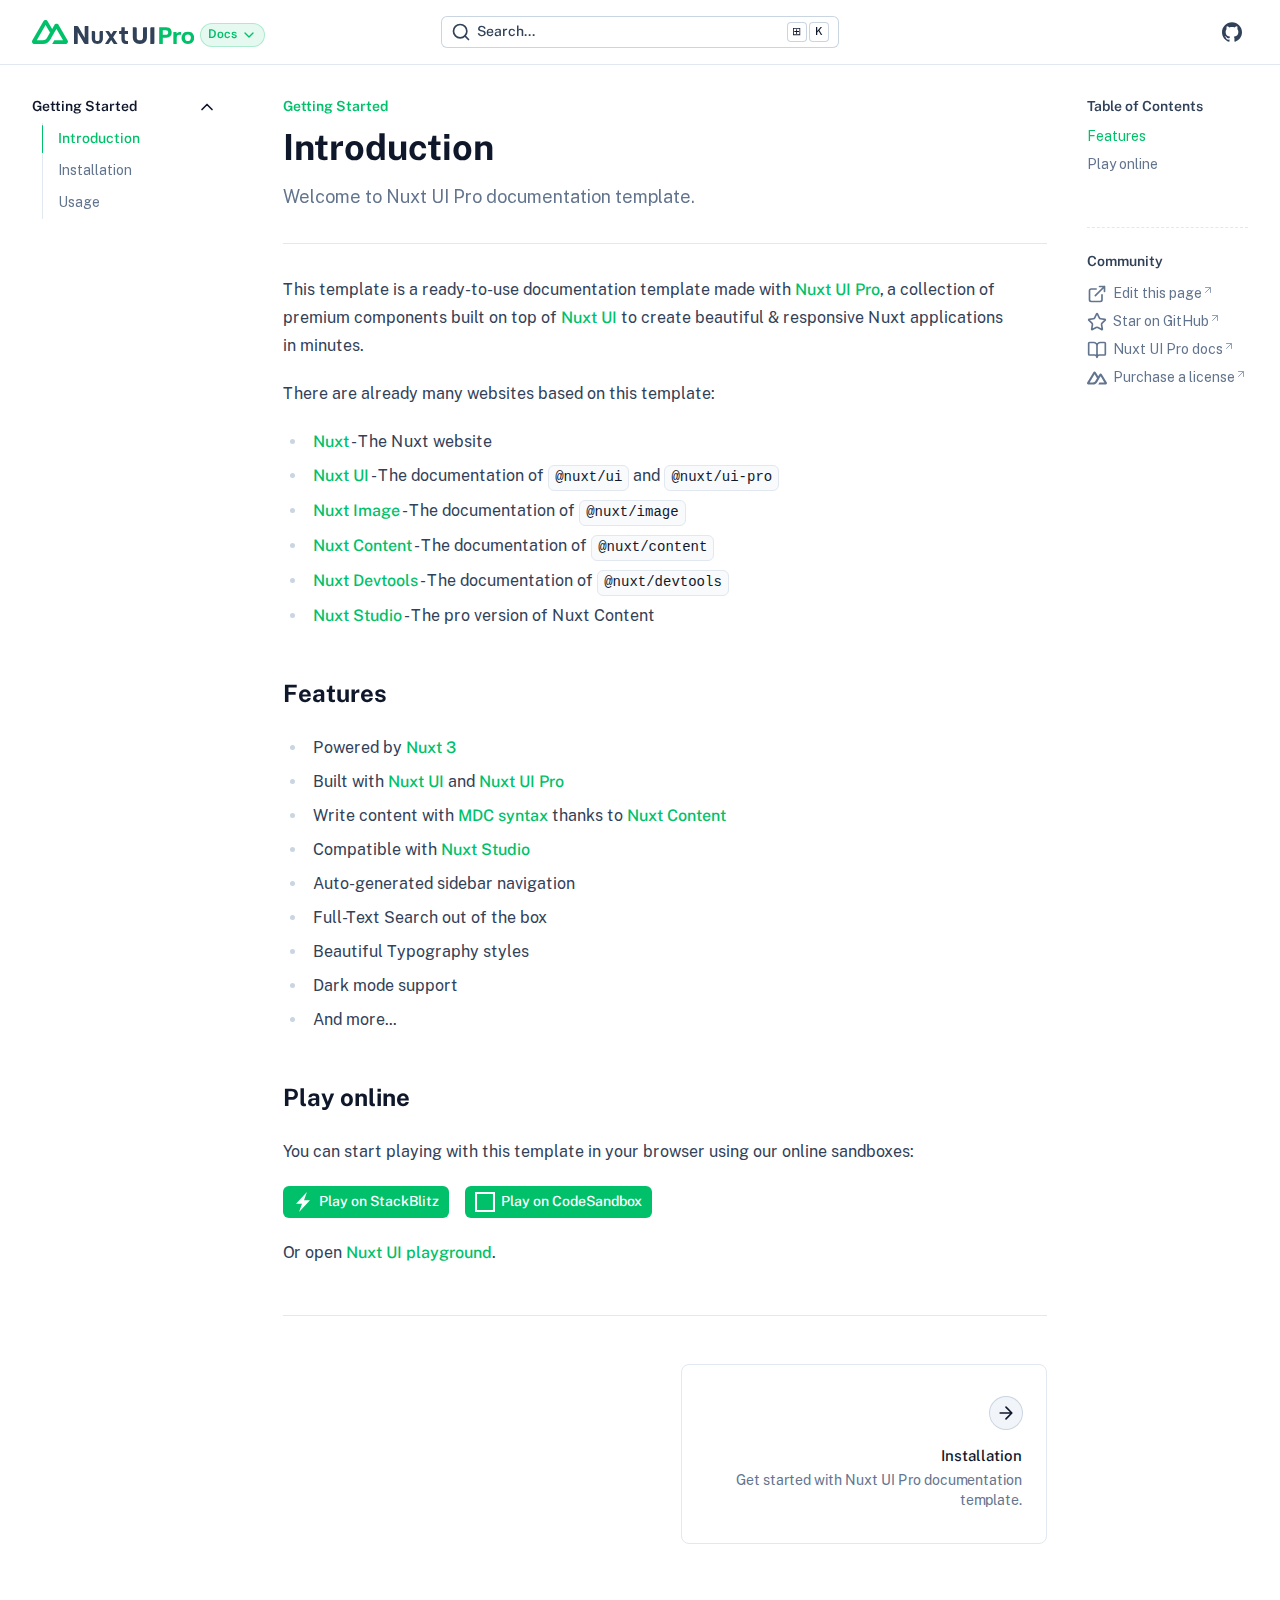
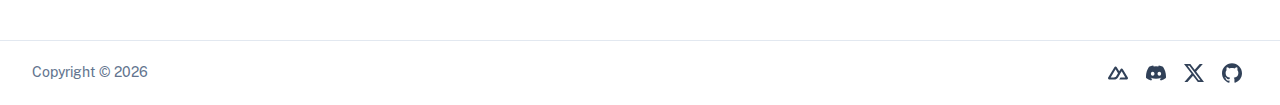
<file: getting-started/index.html>
<!DOCTYPE html><html  lang="en" data-capo=""><head><meta charset="utf-8"><meta name="viewport" content="width=device-width, initial-scale=1"><style id="nuxt-ui-colors" type="text/css">@layer base {
  :root {
  --ui-color-primary-50: var(--color-green-50);
  --ui-color-primary-100: var(--color-green-100);
  --ui-color-primary-200: var(--color-green-200);
  --ui-color-primary-300: var(--color-green-300);
  --ui-color-primary-400: var(--color-green-400);
  --ui-color-primary-500: var(--color-green-500);
  --ui-color-primary-600: var(--color-green-600);
  --ui-color-primary-700: var(--color-green-700);
  --ui-color-primary-800: var(--color-green-800);
  --ui-color-primary-900: var(--color-green-900);
  --ui-color-primary-950: var(--color-green-950);
  --ui-color-secondary-50: var(--color-blue-50);
  --ui-color-secondary-100: var(--color-blue-100);
  --ui-color-secondary-200: var(--color-blue-200);
  --ui-color-secondary-300: var(--color-blue-300);
  --ui-color-secondary-400: var(--color-blue-400);
  --ui-color-secondary-500: var(--color-blue-500);
  --ui-color-secondary-600: var(--color-blue-600);
  --ui-color-secondary-700: var(--color-blue-700);
  --ui-color-secondary-800: var(--color-blue-800);
  --ui-color-secondary-900: var(--color-blue-900);
  --ui-color-secondary-950: var(--color-blue-950);
  --ui-color-success-50: var(--color-green-50);
  --ui-color-success-100: var(--color-green-100);
  --ui-color-success-200: var(--color-green-200);
  --ui-color-success-300: var(--color-green-300);
  --ui-color-success-400: var(--color-green-400);
  --ui-color-success-500: var(--color-green-500);
  --ui-color-success-600: var(--color-green-600);
  --ui-color-success-700: var(--color-green-700);
  --ui-color-success-800: var(--color-green-800);
  --ui-color-success-900: var(--color-green-900);
  --ui-color-success-950: var(--color-green-950);
  --ui-color-info-50: var(--color-blue-50);
  --ui-color-info-100: var(--color-blue-100);
  --ui-color-info-200: var(--color-blue-200);
  --ui-color-info-300: var(--color-blue-300);
  --ui-color-info-400: var(--color-blue-400);
  --ui-color-info-500: var(--color-blue-500);
  --ui-color-info-600: var(--color-blue-600);
  --ui-color-info-700: var(--color-blue-700);
  --ui-color-info-800: var(--color-blue-800);
  --ui-color-info-900: var(--color-blue-900);
  --ui-color-info-950: var(--color-blue-950);
  --ui-color-warning-50: var(--color-yellow-50);
  --ui-color-warning-100: var(--color-yellow-100);
  --ui-color-warning-200: var(--color-yellow-200);
  --ui-color-warning-300: var(--color-yellow-300);
  --ui-color-warning-400: var(--color-yellow-400);
  --ui-color-warning-500: var(--color-yellow-500);
  --ui-color-warning-600: var(--color-yellow-600);
  --ui-color-warning-700: var(--color-yellow-700);
  --ui-color-warning-800: var(--color-yellow-800);
  --ui-color-warning-900: var(--color-yellow-900);
  --ui-color-warning-950: var(--color-yellow-950);
  --ui-color-error-50: var(--color-red-50);
  --ui-color-error-100: var(--color-red-100);
  --ui-color-error-200: var(--color-red-200);
  --ui-color-error-300: var(--color-red-300);
  --ui-color-error-400: var(--color-red-400);
  --ui-color-error-500: var(--color-red-500);
  --ui-color-error-600: var(--color-red-600);
  --ui-color-error-700: var(--color-red-700);
  --ui-color-error-800: var(--color-red-800);
  --ui-color-error-900: var(--color-red-900);
  --ui-color-error-950: var(--color-red-950);
  --ui-color-neutral-50: var(--color-slate-50);
  --ui-color-neutral-100: var(--color-slate-100);
  --ui-color-neutral-200: var(--color-slate-200);
  --ui-color-neutral-300: var(--color-slate-300);
  --ui-color-neutral-400: var(--color-slate-400);
  --ui-color-neutral-500: var(--color-slate-500);
  --ui-color-neutral-600: var(--color-slate-600);
  --ui-color-neutral-700: var(--color-slate-700);
  --ui-color-neutral-800: var(--color-slate-800);
  --ui-color-neutral-900: var(--color-slate-900);
  --ui-color-neutral-950: var(--color-slate-950);
  }
  :root, .light {
  --ui-primary: var(--ui-color-primary-500);
  --ui-secondary: var(--ui-color-secondary-500);
  --ui-success: var(--ui-color-success-500);
  --ui-info: var(--ui-color-info-500);
  --ui-warning: var(--ui-color-warning-500);
  --ui-error: var(--ui-color-error-500);
  }
  .dark {
  --ui-primary: var(--ui-color-primary-400);
  --ui-secondary: var(--ui-color-secondary-400);
  --ui-success: var(--ui-color-success-400);
  --ui-info: var(--ui-color-info-400);
  --ui-warning: var(--ui-color-warning-400);
  --ui-error: var(--ui-color-error-400);
  }
}</style><title>Introduction - Nuxt UI Pro - Docs template</title><meta property="og:image" content="/__og-image__/static/getting-started/og.png"><meta property="og:image:type" content="image/png"><meta name="twitter:card" content="summary_large_image"><meta name="twitter:image" content="/__og-image__/static/getting-started/og.png"><meta name="twitter:image:src" content="/__og-image__/static/getting-started/og.png"><meta property="og:image:width" content="1200"><meta name="twitter:image:width" content="1200"><meta property="og:image:height" content="600"><meta name="twitter:image:height" content="600"><link rel="stylesheet" href="/_nuxt/entry.Clw5lGz1.css" crossorigin><link rel="preload" as="fetch" crossorigin="anonymous" href="/getting-started/_payload.json?37bb18da-218e-4713-bf26-839d56f273e8"><link rel="modulepreload" as="script" crossorigin href="/_nuxt/Hk4dX2zQ.js"><link rel="modulepreload" as="script" crossorigin href="/_nuxt/CzMX05fG.js"><link rel="modulepreload" as="script" crossorigin href="/_nuxt/D2xKnkHZ.js"><link rel="modulepreload" as="script" crossorigin href="/_nuxt/fj_lhd6L.js"><link rel="modulepreload" as="script" crossorigin href="/_nuxt/DESBV7p3.js"><link rel="modulepreload" as="script" crossorigin href="/_nuxt/BmlbPuZL.js"><link rel="modulepreload" as="script" crossorigin href="/_nuxt/DnVujSPz.js"><link rel="modulepreload" as="script" crossorigin href="/_nuxt/BhM3bfEo.js"><link rel="modulepreload" as="script" crossorigin href="/_nuxt/By4T96uI.js"><link rel="modulepreload" as="script" crossorigin href="/_nuxt/BoWWLvYZ.js"><link rel="modulepreload" as="script" crossorigin href="/_nuxt/Dtc90zSw.js"><link rel="modulepreload" as="script" crossorigin href="/_nuxt/CInhWI09.js"><link rel="prefetch" as="style" crossorigin href="/_nuxt/index.hjkT_WWf.css"><link rel="prefetch" as="script" crossorigin href="/_nuxt/BYa4tl2B.js"><link rel="prefetch" as="script" crossorigin href="/_nuxt/Dw7N4xsQ.js"><link rel="prefetch" as="script" crossorigin href="/_nuxt/BjD-HfBW.js"><link rel="prefetch" as="script" crossorigin href="/_nuxt/C0rWt2QR.js"><link rel="icon" href="/favicon.ico"><meta property="og:site_name" content="Nuxt UI Pro - Docs template"><meta property="og:title" content="Introduction - Nuxt UI Pro - Docs template"><meta name="description" content="Welcome to Nuxt UI Pro documentation template."><meta property="og:description" content="Welcome to Nuxt UI Pro documentation template."><script type="module" src="/_nuxt/Hk4dX2zQ.js" crossorigin></script><style>@layer components {:where(.i-lucide\:arrow-right){display:inline-block;width:1em;height:1em;background-color:currentColor;-webkit-mask-image:var(--svg);mask-image:var(--svg);-webkit-mask-repeat:no-repeat;mask-repeat:no-repeat;-webkit-mask-size:100% 100%;mask-size:100% 100%;--svg:url("data:image/svg+xml,%3Csvg xmlns='http://www.w3.org/2000/svg' viewBox='0 0 24 24' width='24' height='24'%3E%3Cpath fill='none' stroke='black' stroke-linecap='round' stroke-linejoin='round' stroke-width='2' d='M5 12h14m-7-7l7 7l-7 7'/%3E%3C/svg%3E")}:where(.i-lucide\:arrow-up-right){display:inline-block;width:1em;height:1em;background-color:currentColor;-webkit-mask-image:var(--svg);mask-image:var(--svg);-webkit-mask-repeat:no-repeat;mask-repeat:no-repeat;-webkit-mask-size:100% 100%;mask-size:100% 100%;--svg:url("data:image/svg+xml,%3Csvg xmlns='http://www.w3.org/2000/svg' viewBox='0 0 24 24' width='24' height='24'%3E%3Cpath fill='none' stroke='black' stroke-linecap='round' stroke-linejoin='round' stroke-width='2' d='M7 7h10v10M7 17L17 7'/%3E%3C/svg%3E")}:where(.i-lucide\:book-open){display:inline-block;width:1em;height:1em;background-color:currentColor;-webkit-mask-image:var(--svg);mask-image:var(--svg);-webkit-mask-repeat:no-repeat;mask-repeat:no-repeat;-webkit-mask-size:100% 100%;mask-size:100% 100%;--svg:url("data:image/svg+xml,%3Csvg xmlns='http://www.w3.org/2000/svg' viewBox='0 0 24 24' width='24' height='24'%3E%3Cpath fill='none' stroke='black' stroke-linecap='round' stroke-linejoin='round' stroke-width='2' d='M12 7v14m-9-3a1 1 0 0 1-1-1V4a1 1 0 0 1 1-1h5a4 4 0 0 1 4 4a4 4 0 0 1 4-4h5a1 1 0 0 1 1 1v13a1 1 0 0 1-1 1h-6a3 3 0 0 0-3 3a3 3 0 0 0-3-3z'/%3E%3C/svg%3E")}:where(.i-lucide\:chevron-down){display:inline-block;width:1em;height:1em;background-color:currentColor;-webkit-mask-image:var(--svg);mask-image:var(--svg);-webkit-mask-repeat:no-repeat;mask-repeat:no-repeat;-webkit-mask-size:100% 100%;mask-size:100% 100%;--svg:url("data:image/svg+xml,%3Csvg xmlns='http://www.w3.org/2000/svg' viewBox='0 0 24 24' width='24' height='24'%3E%3Cpath fill='none' stroke='black' stroke-linecap='round' stroke-linejoin='round' stroke-width='2' d='m6 9l6 6l6-6'/%3E%3C/svg%3E")}:where(.i-lucide\:external-link){display:inline-block;width:1em;height:1em;background-color:currentColor;-webkit-mask-image:var(--svg);mask-image:var(--svg);-webkit-mask-repeat:no-repeat;mask-repeat:no-repeat;-webkit-mask-size:100% 100%;mask-size:100% 100%;--svg:url("data:image/svg+xml,%3Csvg xmlns='http://www.w3.org/2000/svg' viewBox='0 0 24 24' width='24' height='24'%3E%3Cpath fill='none' stroke='black' stroke-linecap='round' stroke-linejoin='round' stroke-width='2' d='M15 3h6v6m-11 5L21 3m-3 10v6a2 2 0 0 1-2 2H5a2 2 0 0 1-2-2V8a2 2 0 0 1 2-2h6'/%3E%3C/svg%3E")}:where(.i-lucide\:hash){display:inline-block;width:1em;height:1em;background-color:currentColor;-webkit-mask-image:var(--svg);mask-image:var(--svg);-webkit-mask-repeat:no-repeat;mask-repeat:no-repeat;-webkit-mask-size:100% 100%;mask-size:100% 100%;--svg:url("data:image/svg+xml,%3Csvg xmlns='http://www.w3.org/2000/svg' viewBox='0 0 24 24' width='24' height='24'%3E%3Cpath fill='none' stroke='black' stroke-linecap='round' stroke-linejoin='round' stroke-width='2' d='M4 9h16M4 15h16M10 3L8 21m8-18l-2 18'/%3E%3C/svg%3E")}:where(.i-lucide\:menu){display:inline-block;width:1em;height:1em;background-color:currentColor;-webkit-mask-image:var(--svg);mask-image:var(--svg);-webkit-mask-repeat:no-repeat;mask-repeat:no-repeat;-webkit-mask-size:100% 100%;mask-size:100% 100%;--svg:url("data:image/svg+xml,%3Csvg xmlns='http://www.w3.org/2000/svg' viewBox='0 0 24 24' width='24' height='24'%3E%3Cpath fill='none' stroke='black' stroke-linecap='round' stroke-linejoin='round' stroke-width='2' d='M4 12h16M4 6h16M4 18h16'/%3E%3C/svg%3E")}:where(.i-lucide\:search){display:inline-block;width:1em;height:1em;background-color:currentColor;-webkit-mask-image:var(--svg);mask-image:var(--svg);-webkit-mask-repeat:no-repeat;mask-repeat:no-repeat;-webkit-mask-size:100% 100%;mask-size:100% 100%;--svg:url("data:image/svg+xml,%3Csvg xmlns='http://www.w3.org/2000/svg' viewBox='0 0 24 24' width='24' height='24'%3E%3Cg fill='none' stroke='black' stroke-linecap='round' stroke-linejoin='round' stroke-width='2'%3E%3Ccircle cx='11' cy='11' r='8'/%3E%3Cpath d='m21 21l-4.3-4.3'/%3E%3C/g%3E%3C/svg%3E")}:where(.i-lucide\:star){display:inline-block;width:1em;height:1em;background-color:currentColor;-webkit-mask-image:var(--svg);mask-image:var(--svg);-webkit-mask-repeat:no-repeat;mask-repeat:no-repeat;-webkit-mask-size:100% 100%;mask-size:100% 100%;--svg:url("data:image/svg+xml,%3Csvg xmlns='http://www.w3.org/2000/svg' viewBox='0 0 24 24' width='24' height='24'%3E%3Cpath fill='none' stroke='black' stroke-linecap='round' stroke-linejoin='round' stroke-width='2' d='M11.525 2.295a.53.53 0 0 1 .95 0l2.31 4.679a2.12 2.12 0 0 0 1.595 1.16l5.166.756a.53.53 0 0 1 .294.904l-3.736 3.638a2.12 2.12 0 0 0-.611 1.878l.882 5.14a.53.53 0 0 1-.771.56l-4.618-2.428a2.12 2.12 0 0 0-1.973 0L6.396 21.01a.53.53 0 0 1-.77-.56l.881-5.139a2.12 2.12 0 0 0-.611-1.879L2.16 9.795a.53.53 0 0 1 .294-.906l5.165-.755a2.12 2.12 0 0 0 1.597-1.16z'/%3E%3C/svg%3E")}:where(.i-simple-icons\:codesandbox){display:inline-block;width:1em;height:1em;background-color:currentColor;-webkit-mask-image:var(--svg);mask-image:var(--svg);-webkit-mask-repeat:no-repeat;mask-repeat:no-repeat;-webkit-mask-size:100% 100%;mask-size:100% 100%;--svg:url("data:image/svg+xml,%3Csvg xmlns='http://www.w3.org/2000/svg' viewBox='0 0 24 24' width='24' height='24'%3E%3Cpath fill='black' d='M0 24h24V0H0v2.455h21.546v19.09H2.454V0H0Z'/%3E%3C/svg%3E")}:where(.i-simple-icons\:discord){display:inline-block;width:1em;height:1em;background-color:currentColor;-webkit-mask-image:var(--svg);mask-image:var(--svg);-webkit-mask-repeat:no-repeat;mask-repeat:no-repeat;-webkit-mask-size:100% 100%;mask-size:100% 100%;--svg:url("data:image/svg+xml,%3Csvg xmlns='http://www.w3.org/2000/svg' viewBox='0 0 24 24' width='24' height='24'%3E%3Cpath fill='black' d='M20.317 4.37a19.8 19.8 0 0 0-4.885-1.515a.074.074 0 0 0-.079.037c-.21.375-.444.864-.608 1.25a18.3 18.3 0 0 0-5.487 0a13 13 0 0 0-.617-1.25a.08.08 0 0 0-.079-.037A19.7 19.7 0 0 0 3.677 4.37a.1.1 0 0 0-.032.027C.533 9.046-.32 13.58.099 18.057a.08.08 0 0 0 .031.057a19.9 19.9 0 0 0 5.993 3.03a.08.08 0 0 0 .084-.028a14 14 0 0 0 1.226-1.994a.076.076 0 0 0-.041-.106a13 13 0 0 1-1.872-.892a.077.077 0 0 1-.008-.128a10 10 0 0 0 .372-.292a.07.07 0 0 1 .077-.01c3.928 1.793 8.18 1.793 12.062 0a.07.07 0 0 1 .078.01q.181.149.373.292a.077.077 0 0 1-.006.127a12.3 12.3 0 0 1-1.873.892a.077.077 0 0 0-.041.107c.36.698.772 1.362 1.225 1.993a.08.08 0 0 0 .084.028a19.8 19.8 0 0 0 6.002-3.03a.08.08 0 0 0 .032-.054c.5-5.177-.838-9.674-3.549-13.66a.06.06 0 0 0-.031-.03M8.02 15.33c-1.182 0-2.157-1.085-2.157-2.419c0-1.333.956-2.419 2.157-2.419c1.21 0 2.176 1.096 2.157 2.42c0 1.333-.956 2.418-2.157 2.418m7.975 0c-1.183 0-2.157-1.085-2.157-2.419c0-1.333.955-2.419 2.157-2.419c1.21 0 2.176 1.096 2.157 2.42c0 1.333-.946 2.418-2.157 2.418'/%3E%3C/svg%3E")}:where(.i-simple-icons\:github){display:inline-block;width:1em;height:1em;background-color:currentColor;-webkit-mask-image:var(--svg);mask-image:var(--svg);-webkit-mask-repeat:no-repeat;mask-repeat:no-repeat;-webkit-mask-size:100% 100%;mask-size:100% 100%;--svg:url("data:image/svg+xml,%3Csvg xmlns='http://www.w3.org/2000/svg' viewBox='0 0 24 24' width='24' height='24'%3E%3Cpath fill='black' d='M12 .297c-6.63 0-12 5.373-12 12c0 5.303 3.438 9.8 8.205 11.385c.6.113.82-.258.82-.577c0-.285-.01-1.04-.015-2.04c-3.338.724-4.042-1.61-4.042-1.61C4.422 18.07 3.633 17.7 3.633 17.7c-1.087-.744.084-.729.084-.729c1.205.084 1.838 1.236 1.838 1.236c1.07 1.835 2.809 1.305 3.495.998c.108-.776.417-1.305.76-1.605c-2.665-.3-5.466-1.332-5.466-5.93c0-1.31.465-2.38 1.235-3.22c-.135-.303-.54-1.523.105-3.176c0 0 1.005-.322 3.3 1.23c.96-.267 1.98-.399 3-.405c1.02.006 2.04.138 3 .405c2.28-1.552 3.285-1.23 3.285-1.23c.645 1.653.24 2.873.12 3.176c.765.84 1.23 1.91 1.23 3.22c0 4.61-2.805 5.625-5.475 5.92c.42.36.81 1.096.81 2.22c0 1.606-.015 2.896-.015 3.286c0 .315.21.69.825.57C20.565 22.092 24 17.592 24 12.297c0-6.627-5.373-12-12-12'/%3E%3C/svg%3E")}:where(.i-simple-icons\:nuxtdotjs){display:inline-block;width:1em;height:1em;background-color:currentColor;-webkit-mask-image:var(--svg);mask-image:var(--svg);-webkit-mask-repeat:no-repeat;mask-repeat:no-repeat;-webkit-mask-size:100% 100%;mask-size:100% 100%;--svg:url("data:image/svg+xml,%3Csvg xmlns='http://www.w3.org/2000/svg' viewBox='0 0 24 24' width='24' height='24'%3E%3Cpath fill='black' d='M13.464 19.83h8.922c.283 0 .562-.073.807-.21a1.6 1.6 0 0 0 .591-.574a1.53 1.53 0 0 0 .216-.783a1.53 1.53 0 0 0-.217-.782L17.792 7.414a1.6 1.6 0 0 0-.591-.573a1.65 1.65 0 0 0-.807-.21c-.283 0-.562.073-.807.21a1.6 1.6 0 0 0-.59.573L13.463 9.99L10.47 4.953a1.6 1.6 0 0 0-.591-.573a1.65 1.65 0 0 0-.807-.21c-.284 0-.562.073-.807.21a1.6 1.6 0 0 0-.591.573L.216 17.481a1.53 1.53 0 0 0-.217.782c0 .275.074.545.216.783a1.6 1.6 0 0 0 .59.574c.246.137.525.21.808.21h5.6c2.22 0 3.856-.946 4.982-2.79l2.733-4.593l1.464-2.457l4.395 7.382h-5.859Zm-6.341-2.46l-3.908-.002l5.858-9.842l2.923 4.921l-1.957 3.29c-.748 1.196-1.597 1.632-2.916 1.632'/%3E%3C/svg%3E")}:where(.i-simple-icons\:stackblitz){display:inline-block;width:1em;height:1em;background-color:currentColor;-webkit-mask-image:var(--svg);mask-image:var(--svg);-webkit-mask-repeat:no-repeat;mask-repeat:no-repeat;-webkit-mask-size:100% 100%;mask-size:100% 100%;--svg:url("data:image/svg+xml,%3Csvg xmlns='http://www.w3.org/2000/svg' viewBox='0 0 24 24' width='24' height='24'%3E%3Cpath fill='black' d='M10.797 14.182H3.635L16.728 0l-3.525 9.818h7.162L7.272 24l3.524-9.818Z'/%3E%3C/svg%3E")}:where(.i-simple-icons\:x){display:inline-block;width:1em;height:1em;background-color:currentColor;-webkit-mask-image:var(--svg);mask-image:var(--svg);-webkit-mask-repeat:no-repeat;mask-repeat:no-repeat;-webkit-mask-size:100% 100%;mask-size:100% 100%;--svg:url("data:image/svg+xml,%3Csvg xmlns='http://www.w3.org/2000/svg' viewBox='0 0 24 24' width='24' height='24'%3E%3Cpath fill='black' d='M18.901 1.153h3.68l-8.04 9.19L24 22.846h-7.406l-5.8-7.584l-6.638 7.584H.474l8.6-9.83L0 1.154h7.594l5.243 6.932ZM17.61 20.644h2.039L6.486 3.24H4.298Z'/%3E%3C/svg%3E")}}</style><link rel="preload" as="fetch" fetchpriority="low" crossorigin="anonymous" href="/_nuxt/builds/meta/37bb18da-218e-4713-bf26-839d56f273e8.json"><script>"use strict";(()=>{const t=window,e=document.documentElement,c=["dark","light"],n=getStorageValue("localStorage","nuxt-color-mode")||"system";let i=n==="system"?u():n;const r=e.getAttribute("data-color-mode-forced");r&&(i=r),l(i),t["__NUXT_COLOR_MODE__"]={preference:n,value:i,getColorScheme:u,addColorScheme:l,removeColorScheme:d};function l(o){const s=""+o+"",a="";e.classList?e.classList.add(s):e.className+=" "+s,a&&e.setAttribute("data-"+a,o)}function d(o){const s=""+o+"",a="";e.classList?e.classList.remove(s):e.className=e.className.replace(new RegExp(s,"g"),""),a&&e.removeAttribute("data-"+a)}function f(o){return t.matchMedia("(prefers-color-scheme"+o+")")}function u(){if(t.matchMedia&&f("").media!=="not all"){for(const o of c)if(f(":"+o).matches)return o}return"light"}})();function getStorageValue(t,e){switch(t){case"localStorage":return window.localStorage.getItem(e);case"sessionStorage":return window.sessionStorage.getItem(e);case"cookie":return getCookie(e);default:return null}}function getCookie(t){const c=("; "+window.document.cookie).split("; "+t+"=");if(c.length===2)return c.pop()?.split(";").shift()}</script></head><body><div id="__nuxt" class="isolate"><!--[--><!--[--><!--[--><!--[--><!--[--><div class="nuxt-loading-indicator" style="position:fixed;top:0;right:0;left:0;pointer-events:none;width:auto;height:3px;opacity:0;background:repeating-linear-gradient(to right,#00dc82 0%,#34cdfe 50%,#0047e1 100%);background-size:Infinity% auto;transform:scaleX(0%);transform-origin:left;transition:transform 0.1s, height 0.4s, opacity 0.4s;z-index:999999;"></div><!--[--><!----><!----><!----><header class="bg-(--ui-bg)/75 backdrop-blur border-b border-(--ui-border) sticky top-0 z-50"><!--[--><!--]--><div class="max-w-(--ui-container) mx-auto px-4 sm:px-6 lg:px-8 flex items-center justify-between gap-3 h-(--ui-header-height)"><!--[--><div class="lg:flex-1 flex items-center gap-1.5"><!----><!--[--><a href="/" class=""><svg width="1352" height="200" viewbox="0 0 1352 200" fill="none" xmlns="http://www.w3.org/2000/svg" class="w-auto h-6 shrink-0"><path d="M377 200C379.16 200 381 198.209 381 196V103C381 103 386 112 395 127L434 194C435.785 197.74 439.744 200 443 200H470V50H443C441.202 50 439 51.4941 439 54V148L421 116L385 55C383.248 51.8912 379.479 50 376 50H350V200H377Z" fill="currentColor"></path><path d="M726 92H739C742.314 92 745 89.3137 745 86V60H773V92H800V116H773V159C773 169.5 778.057 174 787 174H800V200H783C759.948 200 745 185.071 745 160V116H726V92Z" fill="currentColor"></path><path d="M591 92V154C591 168.004 585.742 179.809 578 188C570.258 196.191 559.566 200 545 200C530.434 200 518.742 196.191 511 188C503.389 179.809 498 168.004 498 154V92H514C517.412 92 520.769 92.622 523 95C525.231 97.2459 526 98.5652 526 102V154C526 162.059 526.457 167.037 530 171C533.543 174.831 537.914 176 545 176C552.217 176 555.457 174.831 559 171C562.543 167.037 563 162.059 563 154V102C563 98.5652 563.769 96.378 566 94C567.96 91.9107 570.028 91.9599 573 92C573.411 92.0055 574.586 92 575 92H591Z" fill="currentColor"></path><path d="M676 144L710 92H684C680.723 92 677.812 93.1758 676 96L660 120L645 97C643.188 94.1758 639.277 92 636 92H611L645 143L608 200H634C637.25 200 640.182 196.787 642 194L660 167L679 195C680.818 197.787 683.75 200 687 200H713L676 144Z" fill="currentColor"></path><path d="M168 200H279C282.542 200 285.932 198.756 289 197C292.068 195.244 295.23 193.041 297 190C298.77 186.959 300.002 183.51 300 179.999C299.998 176.488 298.773 173.04 297 170.001L222 41C220.23 37.96 218.067 35.7552 215 34C211.933 32.2448 207.542 31 204 31C200.458 31 197.067 32.2448 194 34C190.933 35.7552 188.77 37.96 187 41L168 74L130 9.99764C128.228 6.95784 126.068 3.75491 123 2C119.932 0.245087 116.542 0 113 0C109.458 0 106.068 0.245087 103 2C99.9323 3.75491 96.7717 6.95784 95 9.99764L2 170.001C0.226979 173.04 0.00154312 176.488 1.90993e-06 179.999C-0.0015393 183.51 0.229648 186.959 2 190C3.77035 193.04 6.93245 195.244 10 197C13.0675 198.756 16.4578 200 20 200H90C117.737 200 137.925 187.558 152 164L186 105L204 74L259 168H186L168 200ZM89 168H40L113 42L150 105L125.491 147.725C116.144 163.01 105.488 168 89 168Z" fill="var(--ui-primary)"></path><path d="M958 60.0001H938C933.524 60.0001 929.926 59.9395 927 63C924.074 65.8905 925 67.5792 925 72V141C925 151.372 923.648 156.899 919 162C914.352 166.931 908.468 169 899 169C889.705 169 882.648 166.931 878 162C873.352 156.899 873 151.372 873 141V72.0001C873 67.5793 872.926 65.8906 870 63.0001C867.074 59.9396 863.476 60.0001 859 60.0001H840V141C840 159.023 845.016 173.458 855 184C865.156 194.542 879.893 200 899 200C918.107 200 932.844 194.542 943 184C953.156 173.458 958 159.023 958 141V60.0001Z" fill="currentColor"></path><path fill-rule="evenodd" clip-rule="evenodd" d="M1000 60.0233L1020 60V77L1020 128V156.007L1020 181L1020 189.004C1020 192.938 1019.98 194.429 1017 197.001C1014.02 199.725 1009.56 200 1005 200H986.001V181.006L986 130.012V70.0215C986 66.1576 986.016 64.5494 989 62.023C991.819 59.6358 995.437 60.0233 1000 60.0233Z" fill="currentColor"></path><path d="M1060 200V60H1117C1126.67 60 1134.98 61.2896 1142 65C1149.16 68.7104 1155.29 74.3744 1159 81C1162.71 87.6256 1164 95.3867 1164 104C1164 112.481 1162.71 120.374 1159 127C1155.29 133.626 1149.16 138.157 1142 142C1134.98 145.71 1126.67 148 1117 148H1090V200H1060ZM1115 123C1121.63 123 1126.69 121.578 1130 118C1133.31 114.29 1135 109.433 1135 104C1135 98.567 1133.31 93.5778 1130 90C1126.69 86.2896 1121.63 85 1115 85H1090V123H1115Z" fill="var(--ui-primary)"></path><path d="M1226 123C1219.37 123 1214.31 124.965 1211 130C1207.69 135.035 1206 142.122 1206 151V200H1178V100H1200C1203.31 100 1206 102.686 1206 106V116C1208.65 109.904 1211.16 106.518 1215 104C1218.98 101.482 1224.77 100 1231 100H1242V123H1226Z" fill="var(--ui-primary)"></path><path d="M1299 200C1288.93 200 1280.08 197.373 1272 193C1263.92 188.495 1257.51 182.818 1253 175C1248.49 167.049 1246 157.806 1246 148C1246 138.194 1248.49 129.818 1253 122C1257.51 114.049 1263.92 107.373 1272 103C1280.08 98.4946 1288.93 97 1299 97C1309.07 97 1318.92 98.4946 1327 103C1335.08 107.373 1340.49 114.049 1345 122C1349.51 129.818 1352 138.194 1352 148C1352 157.806 1349.51 167.049 1345 175C1340.49 182.818 1335.08 188.495 1327 193C1318.92 197.373 1309.07 200 1299 200ZM1299 176C1306.42 176 1312.36 173.168 1317 168C1321.64 162.832 1324 156.216 1324 148C1324 139.652 1321.64 133.168 1317 128C1312.36 122.832 1306.42 120 1299 120C1291.58 120 1285.64 122.832 1281 128C1276.36 133.168 1274 139.652 1274 148C1274 156.216 1276.36 162.832 1281 168C1285.64 173.168 1291.58 176 1299 176Z" fill="var(--ui-primary)"></path></svg></a><!--[--><!--[--><!--[--><!--[--><button type="button" id="reka-dropdown-menu-trigger-v-0-0" aria-haspopup="menu" aria-expanded="false" data-state="closed" class="inline-flex items-center focus:outline-hidden disabled:cursor-not-allowed aria-disabled:cursor-not-allowed disabled:opacity-75 aria-disabled:opacity-75 transition-colors px-2 py-1 text-xs gap-1 text-(--ui-primary) ring ring-inset ring-(--ui-primary)/25 bg-(--ui-primary)/10 hover:bg-(--ui-primary)/15 disabled:bg-(--ui-primary)/10 aria-disabled:bg-(--ui-primary)/10 focus-visible:ring-2 focus-visible:ring-(--ui-primary) -mb-[6px] font-semibold rounded-full truncate"><!--[--><!--[--><!--[--><!----><!--]--><!--[--><span class="truncate">Docs</span><!--]--><!--[--><span class="iconify i-lucide:chevron-down shrink-0 size-4 transition-transform duration-200" aria-hidden="true" style=""></span><!--]--><!--]--><!--]--></button><!--]--><!--[--><!----><!----><!--]--><!--]--><!--]--><!--]--><!--]--></div><div class="hidden lg:flex flex-1"><!--[--><!--[--><button type="button" aria-label="Search" class="rounded-[calc(var(--ui-radius)*1.5)] font-medium inline-flex items-center focus:outline-hidden disabled:cursor-not-allowed aria-disabled:cursor-not-allowed disabled:opacity-75 aria-disabled:opacity-75 transition-colors px-2.5 py-1.5 text-sm gap-1.5 ring ring-inset ring-(--ui-border-accented) text-(--ui-text) bg-(--ui-bg) hover:bg-(--ui-bg-elevated) disabled:bg-(--ui-bg) aria-disabled:bg-(--ui-bg) focus-visible:ring-2 focus-visible:ring-(--ui-border-inverted) w-full"><!--[--><!--[--><!--[--><span class="iconify i-lucide:search shrink-0 size-5" aria-hidden="true" style=""></span><!--]--><!--[--><span class="truncate">Search...</span><!--]--><!--[--><!--[--><div class="flex items-center gap-0.5 ms-auto"><kbd class="inline-flex items-center justify-center px-1 rounded-(--ui-radius) font-medium font-sans bg-(--ui-bg) text-(--ui-text-highlighted) ring ring-inset ring-(--ui-border-accented) h-5 min-w-[20px] text-[11px]"><!--[--> <!--]--></kbd><kbd class="inline-flex items-center justify-center px-1 rounded-(--ui-radius) font-medium font-sans bg-(--ui-bg) text-(--ui-text-highlighted) ring ring-inset ring-(--ui-border-accented) h-5 min-w-[20px] text-[11px]"><!--[-->K<!--]--></kbd></div><!--]--><!--]--><!--]--><!--]--></button><!--]--><!--]--></div><div class="flex items-center justify-end lg:flex-1 gap-1.5"><!--[--><!--[--><button type="button" aria-label="Search" class="rounded-[calc(var(--ui-radius)*1.5)] font-medium inline-flex items-center focus:outline-hidden disabled:cursor-not-allowed aria-disabled:cursor-not-allowed disabled:opacity-75 aria-disabled:opacity-75 transition-colors text-sm gap-1.5 text-(--ui-text) hover:bg-(--ui-bg-elevated) focus-visible:bg-(--ui-bg-elevated) hover:disabled:bg-transparent dark:hover:disabled:bg-transparent hover:aria-disabled:bg-transparent dark:hover:aria-disabled:bg-transparent p-1.5 lg:hidden"><!--[--><!--[--><!--[--><span class="iconify i-lucide:search shrink-0 size-5" aria-hidden="true" style=""></span><!--]--><!--[--><!----><!--]--><!--[--><!----><!--]--><!--]--><!--]--></button><!--]--><!--[--><!--[--><div class="size-8"></div><!--]--><!--]--><!--[--><!--[--><a href="https://github.com/nuxt-ui-pro/docs/tree/v3" rel="noopener noreferrer" target="_blank" aria-label="GitHub" class="rounded-[calc(var(--ui-radius)*1.5)] font-medium inline-flex items-center focus:outline-hidden disabled:cursor-not-allowed aria-disabled:cursor-not-allowed disabled:opacity-75 aria-disabled:opacity-75 transition-colors text-sm gap-1.5 text-(--ui-text) hover:bg-(--ui-bg-elevated) focus-visible:bg-(--ui-bg-elevated) hover:disabled:bg-transparent dark:hover:disabled:bg-transparent hover:aria-disabled:bg-transparent dark:hover:aria-disabled:bg-transparent p-1.5"><!--[--><!--[--><!--[--><span class="iconify i-simple-icons:github shrink-0 size-5" aria-hidden="true" style=""></span><!--]--><!--[--><!----><!--]--><!--[--><!----><!--]--><!--]--><!--]--></a><!--]--><!--]--><!--]--><!--[--><!--[--><button type="button" aria-label="Open menu" class="rounded-[calc(var(--ui-radius)*1.5)] font-medium inline-flex items-center focus:outline-hidden disabled:cursor-not-allowed aria-disabled:cursor-not-allowed disabled:opacity-75 aria-disabled:opacity-75 transition-colors text-sm gap-1.5 text-(--ui-text) hover:bg-(--ui-bg-elevated) focus-visible:bg-(--ui-bg-elevated) hover:disabled:bg-transparent dark:hover:disabled:bg-transparent hover:aria-disabled:bg-transparent dark:hover:aria-disabled:bg-transparent p-1.5 lg:hidden -me-1.5"><!--[--><!--[--><!--[--><span class="iconify i-lucide:menu shrink-0 size-5" aria-hidden="true" style=""></span><!--]--><!--[--><!----><!--]--><!--[--><!----><!--]--><!--]--><!--]--></button><!--]--><!--]--></div><!--]--></div><!--[--><!--]--></header><!--[--><!----><!----><!--]--><!--]--><main class="min-h-[calc(100vh-var(--ui-header-height))]"><!--[--><div class="max-w-(--ui-container) mx-auto px-4 sm:px-6 lg:px-8"><!--[--><div class="flex flex-col lg:grid lg:grid-cols-10 lg:gap-10"><aside class="hidden overflow-y-auto lg:block lg:max-h-[calc(100vh-var(--ui-header-height))] lg:sticky lg:top-(--ui-header-height) py-8 lg:ps-4 lg:-ms-4 lg:pe-6.5 lg:col-span-2"><div class="relative"><!----><!--[--><!--[--><!----><nav class=""><ul class="isolate -mx-2.5 -mt-1.5"><!--[--><!--[--><!--[--><li data-state="open" data-orientation="vertical" class="flex flex-col data-[state=open]:mb-1.5"><!--[--><!--[--><button type="button" aria-controls aria-expanded="true" data-state="open" id="reka-accordion-trigger-v-0-5-0" data-reka-collection-item data-orientation="vertical" class="group relative w-full px-2.5 py-1.5 before:inset-y-px before:inset-x-0 flex items-center gap-1.5 text-sm before:absolute before:z-[-1] before:rounded-[calc(var(--ui-radius)*1.5)] focus:outline-none focus-visible:outline-none focus-visible:before:ring-inset focus-visible:before:ring-2 focus-visible:before:ring-(--ui-primary) text-(--ui-text-muted) hover:text-(--ui-text-highlighted) hover:before:bg-(--ui-bg-elevated)/50 data-[state=open]:text-(--ui-text-highlighted) transition-colors before:transition-colors font-semibold focus-visible:ring-(--ui-primary)"><!--[--><!--[--><!--[--><!--[--><!----><!--]--><span class="truncate"><!--[-->Getting Started<!--]--><!----></span><span class="ms-auto inline-flex gap-1.5 items-center"><!--[--><!----><span class="iconify i-lucide:chevron-down size-5 transform transition-transform duration-200 shrink-0 group-data-[state=open]:rotate-180" aria-hidden="true" style=""></span><!--]--></span><!--]--><!--]--><!--]--></button><div role="region" aria-labelledby="reka-accordion-trigger-v-0-5-0" data-orientation="vertical" style="--reka-accordion-content-width:var(--reka-collapsible-content-width);--reka-accordion-content-height:var(--reka-collapsible-content-height);--reka-collapsible-content-height:0px;--reka-collapsible-content-width:0px;" class="data-[state=open]:animate-[accordion-down_200ms_ease-out] data-[state=closed]:animate-[accordion-up_200ms_ease-out] overflow-hidden focus:outline-none" id="reka-collapsible-content-v-0-5-1"><!--[--><!--[--><!--[--><!----><ul class="ms-5 border-s border-(--ui-border)"><!--[--><!--[--><!--[--><li class="ps-1.5 -ms-px"><!--[--><a href="/getting-started" class="group relative w-full px-2.5 py-1.5 before:inset-y-px before:inset-x-0 flex items-center gap-1.5 text-sm before:absolute before:z-[-1] before:rounded-[calc(var(--ui-radius)*1.5)] focus:outline-none focus-visible:outline-none focus-visible:before:ring-inset focus-visible:before:ring-2 focus-visible:before:ring-(--ui-primary) font-medium after:absolute after:-left-1.5 after:inset-y-0.5 after:block after:w-px after:rounded-full after:transition-colors text-(--ui-primary) hover:before:bg-(--ui-bg-elevated)/50 before:transition-colors after:bg-(--ui-primary)"><!--[--><!--[--><!--[--><!----><!--]--><span class="truncate"><!--[-->Introduction<!--]--><!----></span><!----><!--]--><!--]--></a><!--]--></li><!--]--><!--[--><li class="ps-1.5 -ms-px"><!--[--><a href="/getting-started/installation" class="group relative w-full px-2.5 py-1.5 before:inset-y-px before:inset-x-0 flex items-center gap-1.5 text-sm before:absolute before:z-[-1] before:rounded-[calc(var(--ui-radius)*1.5)] focus:outline-none focus-visible:outline-none focus-visible:before:ring-inset focus-visible:before:ring-2 focus-visible:before:ring-(--ui-primary) text-(--ui-text-muted) after:absolute after:-left-1.5 after:inset-y-0.5 after:block after:w-px after:rounded-full after:transition-colors hover:text-(--ui-text-highlighted) hover:before:bg-(--ui-bg-elevated)/50 data-[state=open]:text-(--ui-text-highlighted) transition-colors before:transition-colors"><!--[--><!--[--><!--[--><!----><!--]--><span class="truncate"><!--[-->Installation<!--]--><!----></span><!----><!--]--><!--]--></a><!--]--></li><!--]--><!--[--><li class="ps-1.5 -ms-px"><!--[--><a href="/getting-started/usage" class="group relative w-full px-2.5 py-1.5 before:inset-y-px before:inset-x-0 flex items-center gap-1.5 text-sm before:absolute before:z-[-1] before:rounded-[calc(var(--ui-radius)*1.5)] focus:outline-none focus-visible:outline-none focus-visible:before:ring-inset focus-visible:before:ring-2 focus-visible:before:ring-(--ui-primary) text-(--ui-text-muted) after:absolute after:-left-1.5 after:inset-y-0.5 after:block after:w-px after:rounded-full after:transition-colors hover:text-(--ui-text-highlighted) hover:before:bg-(--ui-bg-elevated)/50 data-[state=open]:text-(--ui-text-highlighted) transition-colors before:transition-colors"><!--[--><!--[--><!--[--><!----><!--]--><span class="truncate"><!--[-->Usage<!--]--><!----></span><!----><!--]--><!--]--></a><!--]--></li><!--]--><!--]--><!--]--></ul><!--]--><!--]--><!--]--></div><!--]--><!--]--></li><!--]--><!--]--><!--]--></ul></nav><!--]--><!--]--><!--[--><!--]--></div></aside><div class="lg:col-span-8"><!--[--><!--[--><div class="flex flex-col lg:grid lg:grid-cols-10 lg:gap-10"><!----><div class="lg:col-span-8"><!--[--><div class="relative border-b border-(--ui-border) py-8"><div class="mb-2.5 text-sm font-semibold text-(--ui-primary) flex items-center gap-1.5"><!--[-->Getting Started<!--]--></div><div class=""><div class="flex flex-col lg:flex-row lg:items-center lg:justify-between gap-4"><h1 class="text-3xl sm:text-4xl text-pretty font-bold text-(--ui-text-highlighted)"><!--[-->Introduction<!--]--></h1><!----></div><div class="text-lg text-pretty text-(--ui-text-muted) mt-4"><!--[-->Welcome to Nuxt UI Pro documentation template.<!--]--></div><!--[--><!--]--></div></div><div class="mt-8 pb-24 space-y-12"><!--[--><div><p class="my-5 leading-7 text-pretty"><!--[-->This template is a ready-to-use documentation template made with <a href="https://ui.nuxt.com/pro" rel="nofollow" class="text-(--ui-primary) border-b border-transparent hover:border-(--ui-primary) font-medium focus-visible:outline-(--ui-primary) [&amp;&gt;code]:border-dashed hover:[&amp;&gt;code]:border-(--ui-primary) hover:[&amp;&gt;code]:text-(--ui-primary) transition-colors [&amp;&gt;code]:transition-colors"><!--[-->Nuxt UI Pro<!--]--></a>, a collection of premium components built on top of <a href="https://ui.nuxt.com" rel="nofollow" class="text-(--ui-primary) border-b border-transparent hover:border-(--ui-primary) font-medium focus-visible:outline-(--ui-primary) [&amp;&gt;code]:border-dashed hover:[&amp;&gt;code]:border-(--ui-primary) hover:[&amp;&gt;code]:text-(--ui-primary) transition-colors [&amp;&gt;code]:transition-colors"><!--[-->Nuxt UI<!--]--></a> to create beautiful &amp; responsive Nuxt applications in minutes.<!--]--></p><p class="my-5 leading-7 text-pretty"><!--[-->There are already many websites based on this template:<!--]--></p><ul class="list-disc ps-6 my-5 marker:text-(--ui-border-accented)"><!--[--><li class="my-1.5 ps-1.5 leading-7 [&amp;&gt;ul]:my-0"><!--[--><a href="https://nuxt.com" rel="nofollow" class="text-(--ui-primary) border-b border-transparent hover:border-(--ui-primary) font-medium focus-visible:outline-(--ui-primary) [&amp;&gt;code]:border-dashed hover:[&amp;&gt;code]:border-(--ui-primary) hover:[&amp;&gt;code]:text-(--ui-primary) transition-colors [&amp;&gt;code]:transition-colors"><!--[-->Nuxt<!--]--></a> - The Nuxt website<!--]--></li><li class="my-1.5 ps-1.5 leading-7 [&amp;&gt;ul]:my-0"><!--[--><a href="https://ui.nuxt.com" rel="nofollow" class="text-(--ui-primary) border-b border-transparent hover:border-(--ui-primary) font-medium focus-visible:outline-(--ui-primary) [&amp;&gt;code]:border-dashed hover:[&amp;&gt;code]:border-(--ui-primary) hover:[&amp;&gt;code]:text-(--ui-primary) transition-colors [&amp;&gt;code]:transition-colors"><!--[-->Nuxt UI<!--]--></a> - The documentation of <code class="px-1.5 py-0.5 text-sm font-mono font-medium rounded-[calc(var(--ui-radius)*1.5)] inline-block border border-(--ui-border-muted) text-(--ui-text-highlighted) bg-(--ui-bg-muted)"><!--[-->@nuxt/ui<!--]--></code> and <code class="px-1.5 py-0.5 text-sm font-mono font-medium rounded-[calc(var(--ui-radius)*1.5)] inline-block border border-(--ui-border-muted) text-(--ui-text-highlighted) bg-(--ui-bg-muted)"><!--[-->@nuxt/ui-pro<!--]--></code><!--]--></li><li class="my-1.5 ps-1.5 leading-7 [&amp;&gt;ul]:my-0"><!--[--><a href="https://image.nuxt.com" rel="nofollow" class="text-(--ui-primary) border-b border-transparent hover:border-(--ui-primary) font-medium focus-visible:outline-(--ui-primary) [&amp;&gt;code]:border-dashed hover:[&amp;&gt;code]:border-(--ui-primary) hover:[&amp;&gt;code]:text-(--ui-primary) transition-colors [&amp;&gt;code]:transition-colors"><!--[-->Nuxt Image<!--]--></a> - The documentation of <code class="px-1.5 py-0.5 text-sm font-mono font-medium rounded-[calc(var(--ui-radius)*1.5)] inline-block border border-(--ui-border-muted) text-(--ui-text-highlighted) bg-(--ui-bg-muted)"><!--[-->@nuxt/image<!--]--></code><!--]--></li><li class="my-1.5 ps-1.5 leading-7 [&amp;&gt;ul]:my-0"><!--[--><a href="https://content.nuxt.com" rel="nofollow" class="text-(--ui-primary) border-b border-transparent hover:border-(--ui-primary) font-medium focus-visible:outline-(--ui-primary) [&amp;&gt;code]:border-dashed hover:[&amp;&gt;code]:border-(--ui-primary) hover:[&amp;&gt;code]:text-(--ui-primary) transition-colors [&amp;&gt;code]:transition-colors"><!--[-->Nuxt Content<!--]--></a> - The documentation of <code class="px-1.5 py-0.5 text-sm font-mono font-medium rounded-[calc(var(--ui-radius)*1.5)] inline-block border border-(--ui-border-muted) text-(--ui-text-highlighted) bg-(--ui-bg-muted)"><!--[-->@nuxt/content<!--]--></code><!--]--></li><li class="my-1.5 ps-1.5 leading-7 [&amp;&gt;ul]:my-0"><!--[--><a href="https://devtools.nuxt.com" rel="nofollow" class="text-(--ui-primary) border-b border-transparent hover:border-(--ui-primary) font-medium focus-visible:outline-(--ui-primary) [&amp;&gt;code]:border-dashed hover:[&amp;&gt;code]:border-(--ui-primary) hover:[&amp;&gt;code]:text-(--ui-primary) transition-colors [&amp;&gt;code]:transition-colors"><!--[-->Nuxt Devtools<!--]--></a> - The documentation of <code class="px-1.5 py-0.5 text-sm font-mono font-medium rounded-[calc(var(--ui-radius)*1.5)] inline-block border border-(--ui-border-muted) text-(--ui-text-highlighted) bg-(--ui-bg-muted)"><!--[-->@nuxt/devtools<!--]--></code><!--]--></li><li class="my-1.5 ps-1.5 leading-7 [&amp;&gt;ul]:my-0"><!--[--><a href="https://content.nuxt.com/docs/studio" rel="nofollow" class="text-(--ui-primary) border-b border-transparent hover:border-(--ui-primary) font-medium focus-visible:outline-(--ui-primary) [&amp;&gt;code]:border-dashed hover:[&amp;&gt;code]:border-(--ui-primary) hover:[&amp;&gt;code]:text-(--ui-primary) transition-colors [&amp;&gt;code]:transition-colors"><!--[-->Nuxt Studio<!--]--></a> - The pro version of Nuxt Content<!--]--></li><!--]--></ul><h2 id="features" class="relative text-2xl text-(--ui-text-highlighted) font-bold mt-12 mb-6 scroll-mt-[calc(48px+45px+var(--ui-header-height))] lg:scroll-mt-[calc(48px+var(--ui-header-height))] [&amp;&gt;a]:focus-visible:outline-(--ui-primary) [&amp;&gt;a&gt;code]:border-dashed hover:[&amp;&gt;a&gt;code]:border-(--ui-primary) hover:[&amp;&gt;a&gt;code]:text-(--ui-primary) [&amp;&gt;a&gt;code]:text-xl/7 [&amp;&gt;a&gt;code]:font-bold [&amp;&gt;a&gt;code]:transition-colors"><a href="#features" class="group lg:ps-2 lg:-ms-2"><span class="absolute -ms-8 top-1 opacity-0 group-hover:opacity-100 group-focus:opacity-100 p-1 bg-(--ui-bg-elevated) hover:text-(--ui-primary) rounded-[calc(var(--ui-radius)*1.5)] hidden lg:flex text-(--ui-text-muted) transition"><span class="iconify i-lucide:hash size-4 shrink-0" aria-hidden="true" style=""></span></span><!--[-->Features<!--]--></a></h2><ul class="list-disc ps-6 my-5 marker:text-(--ui-border-accented)"><!--[--><li class="my-1.5 ps-1.5 leading-7 [&amp;&gt;ul]:my-0"><!--[-->Powered by <a href="https://nuxt.com" rel="nofollow" class="text-(--ui-primary) border-b border-transparent hover:border-(--ui-primary) font-medium focus-visible:outline-(--ui-primary) [&amp;&gt;code]:border-dashed hover:[&amp;&gt;code]:border-(--ui-primary) hover:[&amp;&gt;code]:text-(--ui-primary) transition-colors [&amp;&gt;code]:transition-colors"><!--[-->Nuxt 3<!--]--></a><!--]--></li><li class="my-1.5 ps-1.5 leading-7 [&amp;&gt;ul]:my-0"><!--[-->Built with <a href="https://ui.nuxt.com" rel="nofollow" class="text-(--ui-primary) border-b border-transparent hover:border-(--ui-primary) font-medium focus-visible:outline-(--ui-primary) [&amp;&gt;code]:border-dashed hover:[&amp;&gt;code]:border-(--ui-primary) hover:[&amp;&gt;code]:text-(--ui-primary) transition-colors [&amp;&gt;code]:transition-colors"><!--[-->Nuxt UI<!--]--></a> and <a href="https://ui.nuxt.com/pro" rel="nofollow" class="text-(--ui-primary) border-b border-transparent hover:border-(--ui-primary) font-medium focus-visible:outline-(--ui-primary) [&amp;&gt;code]:border-dashed hover:[&amp;&gt;code]:border-(--ui-primary) hover:[&amp;&gt;code]:text-(--ui-primary) transition-colors [&amp;&gt;code]:transition-colors"><!--[-->Nuxt UI Pro<!--]--></a><!--]--></li><li class="my-1.5 ps-1.5 leading-7 [&amp;&gt;ul]:my-0"><!--[-->Write content with <a href="https://content.nuxt.com/usage/markdown" rel="nofollow" class="text-(--ui-primary) border-b border-transparent hover:border-(--ui-primary) font-medium focus-visible:outline-(--ui-primary) [&amp;&gt;code]:border-dashed hover:[&amp;&gt;code]:border-(--ui-primary) hover:[&amp;&gt;code]:text-(--ui-primary) transition-colors [&amp;&gt;code]:transition-colors"><!--[-->MDC syntax<!--]--></a> thanks to <a href="https://content.nuxt.com" rel="nofollow" class="text-(--ui-primary) border-b border-transparent hover:border-(--ui-primary) font-medium focus-visible:outline-(--ui-primary) [&amp;&gt;code]:border-dashed hover:[&amp;&gt;code]:border-(--ui-primary) hover:[&amp;&gt;code]:text-(--ui-primary) transition-colors [&amp;&gt;code]:transition-colors"><!--[-->Nuxt Content<!--]--></a><!--]--></li><li class="my-1.5 ps-1.5 leading-7 [&amp;&gt;ul]:my-0"><!--[-->Compatible with <a href="https://content.nuxt.com/docs/studio" rel="nofollow" class="text-(--ui-primary) border-b border-transparent hover:border-(--ui-primary) font-medium focus-visible:outline-(--ui-primary) [&amp;&gt;code]:border-dashed hover:[&amp;&gt;code]:border-(--ui-primary) hover:[&amp;&gt;code]:text-(--ui-primary) transition-colors [&amp;&gt;code]:transition-colors"><!--[-->Nuxt Studio<!--]--></a><!--]--></li><li class="my-1.5 ps-1.5 leading-7 [&amp;&gt;ul]:my-0"><!--[-->Auto-generated sidebar navigation<!--]--></li><li class="my-1.5 ps-1.5 leading-7 [&amp;&gt;ul]:my-0"><!--[-->Full-Text Search out of the box<!--]--></li><li class="my-1.5 ps-1.5 leading-7 [&amp;&gt;ul]:my-0"><!--[-->Beautiful Typography styles<!--]--></li><li class="my-1.5 ps-1.5 leading-7 [&amp;&gt;ul]:my-0"><!--[-->Dark mode support<!--]--></li><li class="my-1.5 ps-1.5 leading-7 [&amp;&gt;ul]:my-0"><!--[-->And more...<!--]--></li><!--]--></ul><h2 id="play-online" class="relative text-2xl text-(--ui-text-highlighted) font-bold mt-12 mb-6 scroll-mt-[calc(48px+45px+var(--ui-header-height))] lg:scroll-mt-[calc(48px+var(--ui-header-height))] [&amp;&gt;a]:focus-visible:outline-(--ui-primary) [&amp;&gt;a&gt;code]:border-dashed hover:[&amp;&gt;a&gt;code]:border-(--ui-primary) hover:[&amp;&gt;a&gt;code]:text-(--ui-primary) [&amp;&gt;a&gt;code]:text-xl/7 [&amp;&gt;a&gt;code]:font-bold [&amp;&gt;a&gt;code]:transition-colors"><a href="#play-online" class="group lg:ps-2 lg:-ms-2"><span class="absolute -ms-8 top-1 opacity-0 group-hover:opacity-100 group-focus:opacity-100 p-1 bg-(--ui-bg-elevated) hover:text-(--ui-primary) rounded-[calc(var(--ui-radius)*1.5)] hidden lg:flex text-(--ui-text-muted) transition"><span class="iconify i-lucide:hash size-4 shrink-0" aria-hidden="true" style=""></span></span><!--[-->Play online<!--]--></a></h2><p class="my-5 leading-7 text-pretty"><!--[-->You can start playing with this template in your browser using our online sandboxes:<!--]--></p><!--[--><a href="https://stackblitz.com/github/nuxt-ui-pro/docs/" rel="noopener noreferrer" target="_blank" class="rounded-[calc(var(--ui-radius)*1.5)] font-medium inline-flex items-center focus:outline-hidden disabled:cursor-not-allowed aria-disabled:cursor-not-allowed disabled:opacity-75 aria-disabled:opacity-75 transition-colors px-2.5 py-1.5 text-sm gap-1.5 text-(--ui-bg) bg-(--ui-primary) hover:bg-(--ui-primary)/75 disabled:bg-(--ui-primary) aria-disabled:bg-(--ui-primary) focus-visible:outline-2 focus-visible:outline-offset-2 focus-visible:outline-(--ui-primary) mr-4"><!--[--><!--[--><!--[--><span class="iconify i-simple-icons:stackblitz shrink-0 size-5" aria-hidden="true" style=""></span><!--]--><!--[--><span class="truncate">Play on StackBlitz</span><!--]--><!--[--><!----><!--]--><!--]--><!--]--></a><!--]--><!--[--><a href="https://codesandbox.io/s/github/nuxt-ui-pro/docs/" rel="noopener noreferrer" target="_blank" class="rounded-[calc(var(--ui-radius)*1.5)] font-medium inline-flex items-center focus:outline-hidden disabled:cursor-not-allowed aria-disabled:cursor-not-allowed disabled:opacity-75 aria-disabled:opacity-75 transition-colors px-2.5 py-1.5 text-sm gap-1.5 text-(--ui-bg) bg-(--ui-primary) hover:bg-(--ui-primary)/75 disabled:bg-(--ui-primary) aria-disabled:bg-(--ui-primary) focus-visible:outline-2 focus-visible:outline-offset-2 focus-visible:outline-(--ui-primary) mt-2 sm:mt-0"><!--[--><!--[--><!--[--><span class="iconify i-simple-icons:codesandbox shrink-0 size-5" aria-hidden="true" style=""></span><!--]--><!--[--><span class="truncate">Play on CodeSandbox</span><!--]--><!--[--><!----><!--]--><!--]--><!--]--></a><!--]--><p class="my-5 leading-7 text-pretty"><!--[-->Or open <a href="https://ui.nuxt.com/playground" rel="nofollow" class="text-(--ui-primary) border-b border-transparent hover:border-(--ui-primary) font-medium focus-visible:outline-(--ui-primary) [&amp;&gt;code]:border-dashed hover:[&amp;&gt;code]:border-(--ui-primary) hover:[&amp;&gt;code]:text-(--ui-primary) transition-colors [&amp;&gt;code]:transition-colors"><!--[-->Nuxt UI playground<!--]--></a>.<!--]--></p></div><div data-orientation="horizontal" role="separator" class="flex items-center align-center text-center w-full flex-row"><!--[--><!--[--><div class="border-(--ui-border) w-full border-solid border-t"></div><!----><!--]--><!--]--></div><!--[--><!----><div class="grid sm:grid-cols-2 gap-8"><span class="hidden lg:block"> </span><a href="/getting-started/installation" class="group block px-6 py-8 rounded-[calc(var(--ui-radius)*2)] border border-(--ui-border) hover:bg-(--ui-bg-elevated)/50 focus-visible:outline-(--ui-primary) transition-colors text-right"><!--[--><!--[--><!--[--><div class="inline-flex items-center rounded-full p-1.5 bg-(--ui-bg-elevated) group-hover:bg-(--ui-primary)/10 ring ring-(--ui-border-accented) mb-4 group-hover:ring-(--ui-primary)/50 transition"><!--[--><span class="iconify i-lucide:arrow-right size-5 shrink-0 text-(--ui-text-highlighted) group-hover:text-(--ui-primary) transition-[color,translate] group-active:translate-x-0.5" aria-hidden="true" style=""></span><!--]--></div><p class="font-medium text-[15px] text-(--ui-text-highlighted) mb-1 truncate"><!--[-->Installation<!--]--></p><p class="text-sm text-(--ui-text-muted) line-clamp-2"><!--[-->Get started with Nuxt UI Pro documentation template.<!--]--></p><!--]--><!--]--><!--]--></a></div><!--]--><!--]--></div><!--]--></div><!--[--><!----><!----><nav data-state="closed" class="sticky top-[calc(var(--ui-header-height)+1px)] bg-(--ui-bg)/75 lg:bg-[initial] backdrop-blur -mx-4 px-4 sm:px-6 sm:-mx-6 overflow-y-auto max-h-[calc(100vh-var(--ui-header-height))] lg:col-span-2 order-first lg:order-last"><!--[--><div class="pt-4 sm:pt-6 pb-2.5 sm:pb-4.5 lg:py-8 border-b border-dashed border-(--ui-border) lg:border-0 flex flex-col"><!----><!--[--><button type="button" aria-controls aria-expanded="false" data-state="closed" class="group text-sm font-semibold flex-1 flex items-center gap-1.5 py-1.5 -mt-1.5 focus-visible:outline-(--ui-primary) lg:hidden"><!--[--><!--[--><!--[--><!--]--><span class="truncate"><!--[-->Table of Contents<!--]--></span><span class="ms-auto inline-flex gap-1.5 items-center"><!--[--><span class="iconify i-lucide:chevron-down size-5 transform transition-transform duration-200 shrink-0 group-data-[state=open]:rotate-180 lg:hidden" aria-hidden="true" style=""></span><!--]--></span><!--]--><!--]--></button><div class="data-[state=open]:animate-[collapsible-down_200ms_ease-out] data-[state=closed]:animate-[collapsible-up_200ms_ease-out] overflow-hidden focus:outline-none lg:hidden" id="reka-collapsible-content-v-0-5-1-0" hidden data-state="closed" style="--reka-collapsible-content-height:0px;--reka-collapsible-content-width:0px;"><!----></div><p class="group text-sm font-semibold flex-1 items-center gap-1.5 py-1.5 -mt-1.5 focus-visible:outline-(--ui-primary) hidden lg:flex"><!--[--><!--[--><!--]--><span class="truncate"><!--[-->Table of Contents<!--]--></span><span class="ms-auto inline-flex gap-1.5 items-center"><!--[--><span class="iconify i-lucide:chevron-down size-5 transform transition-transform duration-200 shrink-0 group-data-[state=open]:rotate-180 lg:hidden" aria-hidden="true" style=""></span><!--]--></span><!--]--></p><div class="data-[state=open]:animate-[collapsible-down_200ms_ease-out] data-[state=closed]:animate-[collapsible-up_200ms_ease-out] overflow-hidden focus:outline-none hidden lg:flex"><!----><!--[--><ul class=""><!--[--><li class=""><a href="#features" class="group text-sm block truncate focus-visible:outline-(--ui-primary) py-1 text-(--ui-text-muted) hover:text-(--ui-text) transition-colors"><!--[-->Features<!--]--></a><!----></li><li class=""><a href="#play-online" class="group text-sm block truncate focus-visible:outline-(--ui-primary) py-1 text-(--ui-text-muted) hover:text-(--ui-text) transition-colors"><!--[-->Play online<!--]--></a><!----></li><!--]--></ul><!--]--></div><!--]--><div class="mt-6 hidden lg:flex lg:flex-col gap-6"><!--[--><div class="hidden lg:block space-y-6 !mt-6"><div data-orientation="horizontal" role="separator" class="flex items-center align-center text-center w-full flex-row"><!--[--><!--[--><div class="border-(--ui-border) w-full border-dashed border-t"></div><!----><!--]--><!--]--></div><nav class="flex flex-col gap-3"><p class="text-sm font-semibold flex items-center gap-1.5"><!--[-->Community<!--]--></p><ul class="flex flex-col gap-2"><!--[--><li class="relative"><!--[--><!--[--><a href="https://github.com/nuxt-ui-pro/docs/edit/v3/content/1.getting-started/1.index.md" rel="noopener noreferrer" target="_blank" class="group text-sm flex items-center gap-1.5 focus-visible:outline-(--ui-primary) text-(--ui-text-muted) hover:text-(--ui-text) transition-colors"><!--[--><!--[--><!--[--><span class="iconify i-lucide:external-link size-5 shrink-0" aria-hidden="true" style=""></span><!--]--><span class="truncate"><!--[-->Edit this page<!--]--><span class="iconify i-lucide:arrow-up-right size-3 absolute top-0 text-(--ui-text-dimmed)" aria-hidden="true" style=""></span></span><!--[--><!--]--><!--]--><!--]--></a><!--]--><!--]--></li><li class="relative"><!--[--><!--[--><a href="https://github.com/nuxt/ui" rel="noopener noreferrer" target="_blank" class="group text-sm flex items-center gap-1.5 focus-visible:outline-(--ui-primary) text-(--ui-text-muted) hover:text-(--ui-text) transition-colors"><!--[--><!--[--><!--[--><span class="iconify i-lucide:star size-5 shrink-0" aria-hidden="true" style=""></span><!--]--><span class="truncate"><!--[-->Star on GitHub<!--]--><span class="iconify i-lucide:arrow-up-right size-3 absolute top-0 text-(--ui-text-dimmed)" aria-hidden="true" style=""></span></span><!--[--><!--]--><!--]--><!--]--></a><!--]--><!--]--></li><li class="relative"><!--[--><!--[--><a href="https://ui3.nuxt.dev/getting-started/installation/pro/nuxt" rel="noopener noreferrer" target="_blank" class="group text-sm flex items-center gap-1.5 focus-visible:outline-(--ui-primary) text-(--ui-text-muted) hover:text-(--ui-text) transition-colors"><!--[--><!--[--><!--[--><span class="iconify i-lucide:book-open size-5 shrink-0" aria-hidden="true" style=""></span><!--]--><span class="truncate"><!--[-->Nuxt UI Pro docs<!--]--><span class="iconify i-lucide:arrow-up-right size-3 absolute top-0 text-(--ui-text-dimmed)" aria-hidden="true" style=""></span></span><!--[--><!--]--><!--]--><!--]--></a><!--]--><!--]--></li><li class="relative"><!--[--><!--[--><a href="https://ui.nuxt.com/pro/purchase" rel="noopener noreferrer" target="_blank" class="group text-sm flex items-center gap-1.5 focus-visible:outline-(--ui-primary) text-(--ui-text-muted) hover:text-(--ui-text) transition-colors"><!--[--><!--[--><!--[--><span class="iconify i-simple-icons:nuxtdotjs size-5 shrink-0" aria-hidden="true" style=""></span><!--]--><span class="truncate"><!--[-->Purchase a license<!--]--><span class="iconify i-lucide:arrow-up-right size-3 absolute top-0 text-(--ui-text-dimmed)" aria-hidden="true" style=""></span></span><!--[--><!--]--><!--]--><!--]--></a><!--]--><!--]--></li><!--]--></ul></nav></div><!--]--></div></div><!--]--></nav><!--]--></div><!--]--><!--]--></div><!----></div><!--]--></div><!--]--></main><footer class="border-t border-(--ui-border)"><!----><div class="max-w-(--ui-container) mx-auto px-4 sm:px-6 lg:px-8 py-8 lg:py-4 lg:flex lg:items-center lg:justify-between lg:gap-x-3"><!--[--><div class="lg:flex-1 flex items-center justify-center lg:justify-end gap-x-1.5 lg:order-3"><!--[--><!----><!--[--><!--[--><a href="https://nuxt.com" rel="noopener noreferrer" target="_blank" aria-label="Nuxt Website" class="rounded-[calc(var(--ui-radius)*1.5)] font-medium inline-flex items-center focus:outline-hidden disabled:cursor-not-allowed aria-disabled:cursor-not-allowed disabled:opacity-75 aria-disabled:opacity-75 transition-colors text-sm gap-1.5 text-(--ui-text) hover:bg-(--ui-bg-elevated) focus-visible:bg-(--ui-bg-elevated) hover:disabled:bg-transparent dark:hover:disabled:bg-transparent hover:aria-disabled:bg-transparent dark:hover:aria-disabled:bg-transparent p-1.5"><!--[--><!--[--><!--[--><span class="iconify i-simple-icons:nuxtdotjs shrink-0 size-5" aria-hidden="true" style=""></span><!--]--><!--[--><!----><!--]--><!--[--><!----><!--]--><!--]--><!--]--></a><!--]--><!--[--><a href="https://discord.com/invite/ps2h6QT" rel="noopener noreferrer" target="_blank" aria-label="Nuxt UI on Discord" class="rounded-[calc(var(--ui-radius)*1.5)] font-medium inline-flex items-center focus:outline-hidden disabled:cursor-not-allowed aria-disabled:cursor-not-allowed disabled:opacity-75 aria-disabled:opacity-75 transition-colors text-sm gap-1.5 text-(--ui-text) hover:bg-(--ui-bg-elevated) focus-visible:bg-(--ui-bg-elevated) hover:disabled:bg-transparent dark:hover:disabled:bg-transparent hover:aria-disabled:bg-transparent dark:hover:aria-disabled:bg-transparent p-1.5"><!--[--><!--[--><!--[--><span class="iconify i-simple-icons:discord shrink-0 size-5" aria-hidden="true" style=""></span><!--]--><!--[--><!----><!--]--><!--[--><!----><!--]--><!--]--><!--]--></a><!--]--><!--[--><a href="https://x.com/nuxt_js" rel="noopener noreferrer" target="_blank" aria-label="Nuxt on X" class="rounded-[calc(var(--ui-radius)*1.5)] font-medium inline-flex items-center focus:outline-hidden disabled:cursor-not-allowed aria-disabled:cursor-not-allowed disabled:opacity-75 aria-disabled:opacity-75 transition-colors text-sm gap-1.5 text-(--ui-text) hover:bg-(--ui-bg-elevated) focus-visible:bg-(--ui-bg-elevated) hover:disabled:bg-transparent dark:hover:disabled:bg-transparent hover:aria-disabled:bg-transparent dark:hover:aria-disabled:bg-transparent p-1.5"><!--[--><!--[--><!--[--><span class="iconify i-simple-icons:x shrink-0 size-5" aria-hidden="true" style=""></span><!--]--><!--[--><!----><!--]--><!--[--><!----><!--]--><!--]--><!--]--></a><!--]--><!--[--><a href="https://github.com/nuxt/ui" rel="noopener noreferrer" target="_blank" aria-label="Nuxt UI on GitHub" class="rounded-[calc(var(--ui-radius)*1.5)] font-medium inline-flex items-center focus:outline-hidden disabled:cursor-not-allowed aria-disabled:cursor-not-allowed disabled:opacity-75 aria-disabled:opacity-75 transition-colors text-sm gap-1.5 text-(--ui-text) hover:bg-(--ui-bg-elevated) focus-visible:bg-(--ui-bg-elevated) hover:disabled:bg-transparent dark:hover:disabled:bg-transparent hover:aria-disabled:bg-transparent dark:hover:aria-disabled:bg-transparent p-1.5"><!--[--><!--[--><!--[--><span class="iconify i-simple-icons:github shrink-0 size-5" aria-hidden="true" style=""></span><!--]--><!--[--><!----><!--]--><!--[--><!----><!--]--><!--]--><!--]--></a><!--]--><!--]--><!--]--></div><div class="mt-3 lg:mt-0 lg:order-2 flex items-center justify-center"><!--[--><!--]--></div><div class="flex items-center justify-center lg:justify-start lg:flex-1 gap-x-1.5 mt-3 lg:mt-0 lg:order-1 text-sm text-(--ui-text-muted)"><!--[-->Copyright © 2025<!--]--></div><!--]--></div><!----></footer><span></span><!--]--><!--]--><!--[--><!--]--><!----><!--]--><div></div><div></div><!--]--><!--]--></div><div id="teleports"></div><script type="application/json" data-nuxt-data="nuxt-app" data-ssr="true" id="__NUXT_DATA__" data-src="/getting-started/_payload.json?37bb18da-218e-4713-bf26-839d56f273e8">[{"state":1,"once":14,"_errors":15,"serverRendered":5,"path":17,"prerenderedAt":18},["Reactive",2],{"$scolor-mode":3,"$stoasts":7,"$ssite-config":8},{"preference":4,"value":4,"unknown":5,"forced":6},"system",true,false,[],{"_priority":9,"env":12,"name":13},{"name":10,"env":11},-10,-15,"production","nuxt-ui-pro-template-docs",["Set"],["ShallowReactive",16],{"navigation":-1,"search":-1,"/getting-started":-1,"/getting-started-surround":-1},"/getting-started",1740610469935]</script><script>window.__NUXT__={};window.__NUXT__.config={public:{content:{wsUrl:""},mdc:{components:{prose:true,map:{accordion:"ProseAccordion","accordion-item":"ProseAccordionItem",badge:"ProseBadge",callout:"ProseCallout",card:"ProseCard","card-group":"ProseCardGroup",caution:"ProseCaution","code-collapse":"ProseCodeCollapse","code-group":"ProseCodeGroup","code-icon":"ProseCodeIcon","code-preview":"ProseCodePreview","code-tree":"ProseCodeTree",collapsible:"ProseCollapsible",icon:"ProseIcon",kbd:"ProseKbd",note:"ProseNote",steps:"ProseSteps",tabs:"ProseTabs","tabs-item":"ProseTabsItem",tip:"ProseTip",warning:"ProseWarning"}},headings:{anchorLinks:{h1:false,h2:true,h3:true,h4:true,h5:false,h6:false}}},preview:{api:"https://api.nuxt.studio",iframeMessagingAllowedOrigins:""}},app:{baseURL:"/",buildId:"37bb18da-218e-4713-bf26-839d56f273e8",buildAssetsDir:"/_nuxt/",cdnURL:""}}</script></body></html>
</file>
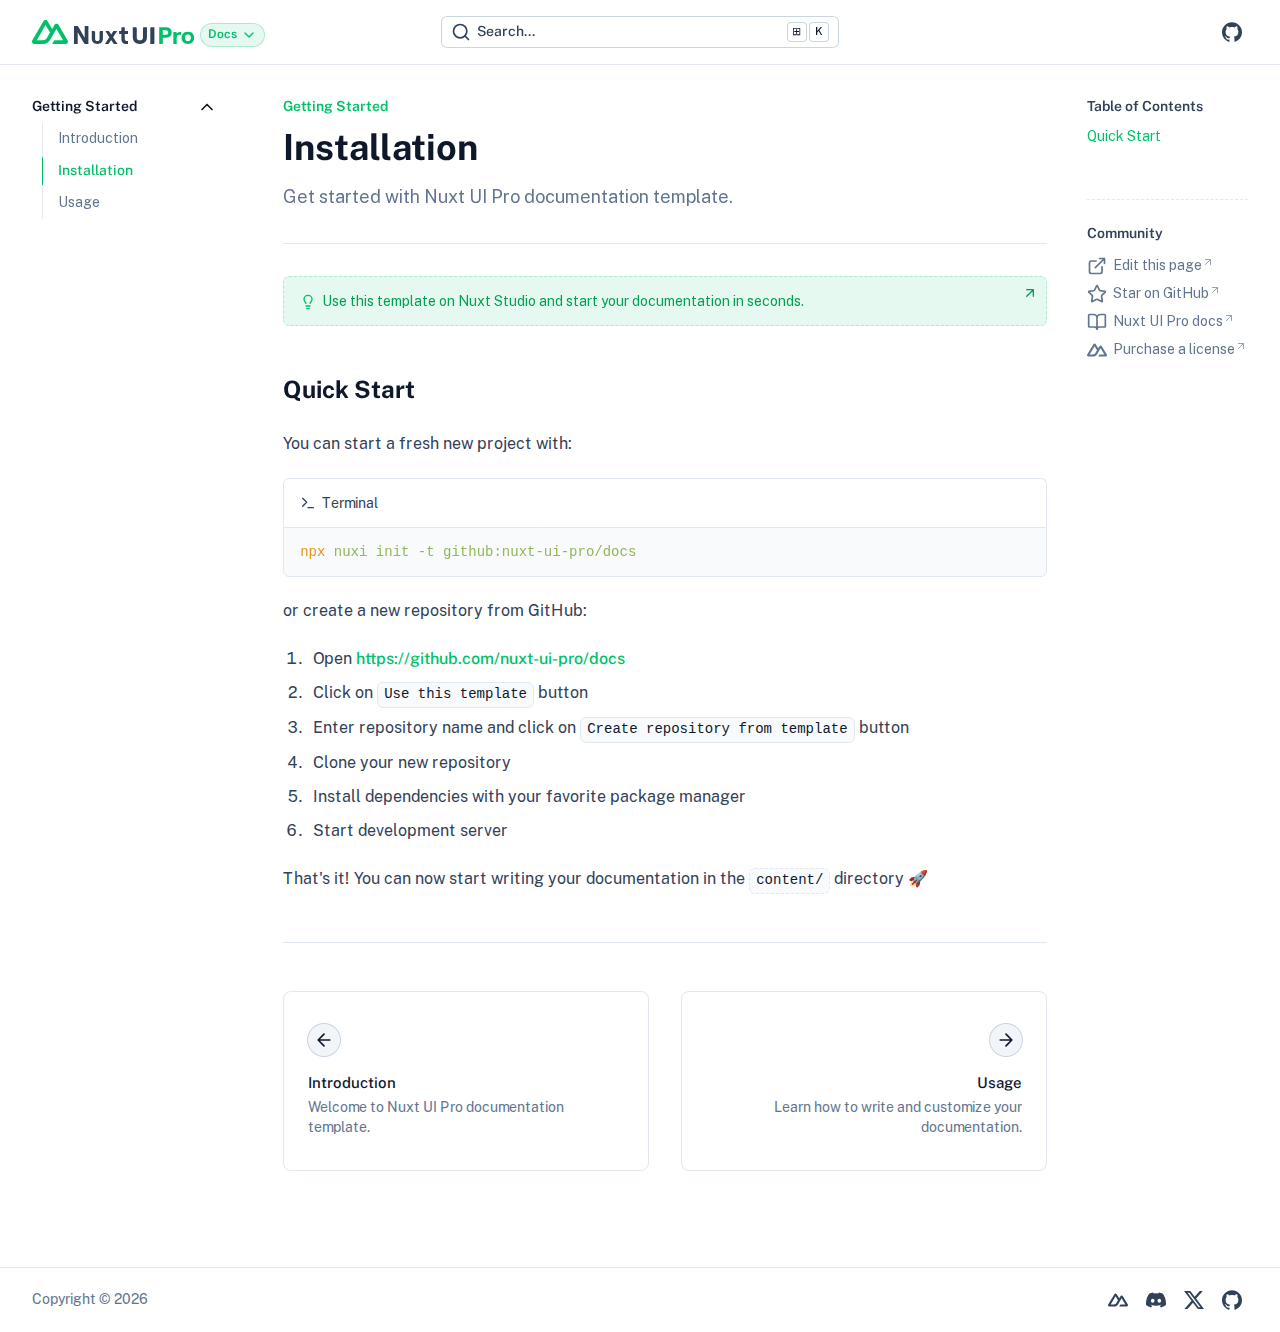
<file: getting-started/installation/index.html>
<!DOCTYPE html><html  lang="en" data-capo=""><head><meta charset="utf-8"><meta name="viewport" content="width=device-width, initial-scale=1"><style id="nuxt-ui-colors" type="text/css">@layer base {
  :root {
  --ui-color-primary-50: var(--color-green-50);
  --ui-color-primary-100: var(--color-green-100);
  --ui-color-primary-200: var(--color-green-200);
  --ui-color-primary-300: var(--color-green-300);
  --ui-color-primary-400: var(--color-green-400);
  --ui-color-primary-500: var(--color-green-500);
  --ui-color-primary-600: var(--color-green-600);
  --ui-color-primary-700: var(--color-green-700);
  --ui-color-primary-800: var(--color-green-800);
  --ui-color-primary-900: var(--color-green-900);
  --ui-color-primary-950: var(--color-green-950);
  --ui-color-secondary-50: var(--color-blue-50);
  --ui-color-secondary-100: var(--color-blue-100);
  --ui-color-secondary-200: var(--color-blue-200);
  --ui-color-secondary-300: var(--color-blue-300);
  --ui-color-secondary-400: var(--color-blue-400);
  --ui-color-secondary-500: var(--color-blue-500);
  --ui-color-secondary-600: var(--color-blue-600);
  --ui-color-secondary-700: var(--color-blue-700);
  --ui-color-secondary-800: var(--color-blue-800);
  --ui-color-secondary-900: var(--color-blue-900);
  --ui-color-secondary-950: var(--color-blue-950);
  --ui-color-success-50: var(--color-green-50);
  --ui-color-success-100: var(--color-green-100);
  --ui-color-success-200: var(--color-green-200);
  --ui-color-success-300: var(--color-green-300);
  --ui-color-success-400: var(--color-green-400);
  --ui-color-success-500: var(--color-green-500);
  --ui-color-success-600: var(--color-green-600);
  --ui-color-success-700: var(--color-green-700);
  --ui-color-success-800: var(--color-green-800);
  --ui-color-success-900: var(--color-green-900);
  --ui-color-success-950: var(--color-green-950);
  --ui-color-info-50: var(--color-blue-50);
  --ui-color-info-100: var(--color-blue-100);
  --ui-color-info-200: var(--color-blue-200);
  --ui-color-info-300: var(--color-blue-300);
  --ui-color-info-400: var(--color-blue-400);
  --ui-color-info-500: var(--color-blue-500);
  --ui-color-info-600: var(--color-blue-600);
  --ui-color-info-700: var(--color-blue-700);
  --ui-color-info-800: var(--color-blue-800);
  --ui-color-info-900: var(--color-blue-900);
  --ui-color-info-950: var(--color-blue-950);
  --ui-color-warning-50: var(--color-yellow-50);
  --ui-color-warning-100: var(--color-yellow-100);
  --ui-color-warning-200: var(--color-yellow-200);
  --ui-color-warning-300: var(--color-yellow-300);
  --ui-color-warning-400: var(--color-yellow-400);
  --ui-color-warning-500: var(--color-yellow-500);
  --ui-color-warning-600: var(--color-yellow-600);
  --ui-color-warning-700: var(--color-yellow-700);
  --ui-color-warning-800: var(--color-yellow-800);
  --ui-color-warning-900: var(--color-yellow-900);
  --ui-color-warning-950: var(--color-yellow-950);
  --ui-color-error-50: var(--color-red-50);
  --ui-color-error-100: var(--color-red-100);
  --ui-color-error-200: var(--color-red-200);
  --ui-color-error-300: var(--color-red-300);
  --ui-color-error-400: var(--color-red-400);
  --ui-color-error-500: var(--color-red-500);
  --ui-color-error-600: var(--color-red-600);
  --ui-color-error-700: var(--color-red-700);
  --ui-color-error-800: var(--color-red-800);
  --ui-color-error-900: var(--color-red-900);
  --ui-color-error-950: var(--color-red-950);
  --ui-color-neutral-50: var(--color-slate-50);
  --ui-color-neutral-100: var(--color-slate-100);
  --ui-color-neutral-200: var(--color-slate-200);
  --ui-color-neutral-300: var(--color-slate-300);
  --ui-color-neutral-400: var(--color-slate-400);
  --ui-color-neutral-500: var(--color-slate-500);
  --ui-color-neutral-600: var(--color-slate-600);
  --ui-color-neutral-700: var(--color-slate-700);
  --ui-color-neutral-800: var(--color-slate-800);
  --ui-color-neutral-900: var(--color-slate-900);
  --ui-color-neutral-950: var(--color-slate-950);
  }
  :root, .light {
  --ui-primary: var(--ui-color-primary-500);
  --ui-secondary: var(--ui-color-secondary-500);
  --ui-success: var(--ui-color-success-500);
  --ui-info: var(--ui-color-info-500);
  --ui-warning: var(--ui-color-warning-500);
  --ui-error: var(--ui-color-error-500);
  }
  .dark {
  --ui-primary: var(--ui-color-primary-400);
  --ui-secondary: var(--ui-color-secondary-400);
  --ui-success: var(--ui-color-success-400);
  --ui-info: var(--ui-color-info-400);
  --ui-warning: var(--ui-color-warning-400);
  --ui-error: var(--ui-color-error-400);
  }
}</style><title>Installation - Nuxt UI Pro - Docs template</title><meta property="og:image" content="/__og-image__/static/getting-started/installation/og.png"><meta property="og:image:type" content="image/png"><meta name="twitter:card" content="summary_large_image"><meta name="twitter:image" content="/__og-image__/static/getting-started/installation/og.png"><meta name="twitter:image:src" content="/__og-image__/static/getting-started/installation/og.png"><meta property="og:image:width" content="1200"><meta name="twitter:image:width" content="1200"><meta property="og:image:height" content="600"><meta name="twitter:image:height" content="600"><style>/*! tailwindcss v4.0.7 | MIT License | https://tailwindcss.com */.shiki span.line{display:block}.shiki span.line.highlight{background-color:color-mix(in oklab,var(--ui-bg-accented) 50%,transparent);margin:0 -16px;padding:0 16px}</style><link rel="stylesheet" href="/_nuxt/entry.Clw5lGz1.css" crossorigin><link rel="preload" as="fetch" crossorigin="anonymous" href="/getting-started/installation/_payload.json?37bb18da-218e-4713-bf26-839d56f273e8"><link rel="modulepreload" as="script" crossorigin href="/_nuxt/Hk4dX2zQ.js"><link rel="modulepreload" as="script" crossorigin href="/_nuxt/CzMX05fG.js"><link rel="modulepreload" as="script" crossorigin href="/_nuxt/D2xKnkHZ.js"><link rel="modulepreload" as="script" crossorigin href="/_nuxt/fj_lhd6L.js"><link rel="modulepreload" as="script" crossorigin href="/_nuxt/DESBV7p3.js"><link rel="modulepreload" as="script" crossorigin href="/_nuxt/BmlbPuZL.js"><link rel="modulepreload" as="script" crossorigin href="/_nuxt/DcoYJq-m.js"><link rel="modulepreload" as="script" crossorigin href="/_nuxt/DgIQipF1.js"><link rel="modulepreload" as="script" crossorigin href="/_nuxt/_mAGg1Vu.js"><link rel="modulepreload" as="script" crossorigin href="/_nuxt/CInhWI09.js"><link rel="modulepreload" as="script" crossorigin href="/_nuxt/DnVujSPz.js"><link rel="modulepreload" as="script" crossorigin href="/_nuxt/BS8M-k61.js"><link rel="modulepreload" as="script" crossorigin href="/_nuxt/BV14Frac.js"><link rel="modulepreload" as="script" crossorigin href="/_nuxt/Dw45npAB.js"><link rel="modulepreload" as="script" crossorigin href="/_nuxt/BoWWLvYZ.js"><link rel="modulepreload" as="script" crossorigin href="/_nuxt/BhM3bfEo.js"><link rel="modulepreload" as="script" crossorigin href="/_nuxt/Dtc90zSw.js"><link rel="prefetch" as="style" crossorigin href="/_nuxt/index.hjkT_WWf.css"><link rel="prefetch" as="script" crossorigin href="/_nuxt/BYa4tl2B.js"><link rel="prefetch" as="script" crossorigin href="/_nuxt/Dw7N4xsQ.js"><link rel="prefetch" as="script" crossorigin href="/_nuxt/BjD-HfBW.js"><link rel="prefetch" as="script" crossorigin href="/_nuxt/C0rWt2QR.js"><link rel="icon" href="/favicon.ico"><meta property="og:site_name" content="Nuxt UI Pro - Docs template"><meta property="og:title" content="Installation - Nuxt UI Pro - Docs template"><meta name="description" content="Get started with Nuxt UI Pro documentation template."><meta property="og:description" content="Get started with Nuxt UI Pro documentation template."><script type="module" src="/_nuxt/Hk4dX2zQ.js" crossorigin></script><style>@layer components {:where(.i-lucide\:arrow-left){display:inline-block;width:1em;height:1em;background-color:currentColor;-webkit-mask-image:var(--svg);mask-image:var(--svg);-webkit-mask-repeat:no-repeat;mask-repeat:no-repeat;-webkit-mask-size:100% 100%;mask-size:100% 100%;--svg:url("data:image/svg+xml,%3Csvg xmlns='http://www.w3.org/2000/svg' viewBox='0 0 24 24' width='24' height='24'%3E%3Cpath fill='none' stroke='black' stroke-linecap='round' stroke-linejoin='round' stroke-width='2' d='m12 19l-7-7l7-7m7 7H5'/%3E%3C/svg%3E")}:where(.i-lucide\:arrow-right){display:inline-block;width:1em;height:1em;background-color:currentColor;-webkit-mask-image:var(--svg);mask-image:var(--svg);-webkit-mask-repeat:no-repeat;mask-repeat:no-repeat;-webkit-mask-size:100% 100%;mask-size:100% 100%;--svg:url("data:image/svg+xml,%3Csvg xmlns='http://www.w3.org/2000/svg' viewBox='0 0 24 24' width='24' height='24'%3E%3Cpath fill='none' stroke='black' stroke-linecap='round' stroke-linejoin='round' stroke-width='2' d='M5 12h14m-7-7l7 7l-7 7'/%3E%3C/svg%3E")}:where(.i-lucide\:arrow-up-right){display:inline-block;width:1em;height:1em;background-color:currentColor;-webkit-mask-image:var(--svg);mask-image:var(--svg);-webkit-mask-repeat:no-repeat;mask-repeat:no-repeat;-webkit-mask-size:100% 100%;mask-size:100% 100%;--svg:url("data:image/svg+xml,%3Csvg xmlns='http://www.w3.org/2000/svg' viewBox='0 0 24 24' width='24' height='24'%3E%3Cpath fill='none' stroke='black' stroke-linecap='round' stroke-linejoin='round' stroke-width='2' d='M7 7h10v10M7 17L17 7'/%3E%3C/svg%3E")}:where(.i-lucide\:book-open){display:inline-block;width:1em;height:1em;background-color:currentColor;-webkit-mask-image:var(--svg);mask-image:var(--svg);-webkit-mask-repeat:no-repeat;mask-repeat:no-repeat;-webkit-mask-size:100% 100%;mask-size:100% 100%;--svg:url("data:image/svg+xml,%3Csvg xmlns='http://www.w3.org/2000/svg' viewBox='0 0 24 24' width='24' height='24'%3E%3Cpath fill='none' stroke='black' stroke-linecap='round' stroke-linejoin='round' stroke-width='2' d='M12 7v14m-9-3a1 1 0 0 1-1-1V4a1 1 0 0 1 1-1h5a4 4 0 0 1 4 4a4 4 0 0 1 4-4h5a1 1 0 0 1 1 1v13a1 1 0 0 1-1 1h-6a3 3 0 0 0-3 3a3 3 0 0 0-3-3z'/%3E%3C/svg%3E")}:where(.i-lucide\:chevron-down){display:inline-block;width:1em;height:1em;background-color:currentColor;-webkit-mask-image:var(--svg);mask-image:var(--svg);-webkit-mask-repeat:no-repeat;mask-repeat:no-repeat;-webkit-mask-size:100% 100%;mask-size:100% 100%;--svg:url("data:image/svg+xml,%3Csvg xmlns='http://www.w3.org/2000/svg' viewBox='0 0 24 24' width='24' height='24'%3E%3Cpath fill='none' stroke='black' stroke-linecap='round' stroke-linejoin='round' stroke-width='2' d='m6 9l6 6l6-6'/%3E%3C/svg%3E")}:where(.i-lucide\:copy){display:inline-block;width:1em;height:1em;background-color:currentColor;-webkit-mask-image:var(--svg);mask-image:var(--svg);-webkit-mask-repeat:no-repeat;mask-repeat:no-repeat;-webkit-mask-size:100% 100%;mask-size:100% 100%;--svg:url("data:image/svg+xml,%3Csvg xmlns='http://www.w3.org/2000/svg' viewBox='0 0 24 24' width='24' height='24'%3E%3Cg fill='none' stroke='black' stroke-linecap='round' stroke-linejoin='round' stroke-width='2'%3E%3Crect width='14' height='14' x='8' y='8' rx='2' ry='2'/%3E%3Cpath d='M4 16c-1.1 0-2-.9-2-2V4c0-1.1.9-2 2-2h10c1.1 0 2 .9 2 2'/%3E%3C/g%3E%3C/svg%3E")}:where(.i-lucide\:external-link){display:inline-block;width:1em;height:1em;background-color:currentColor;-webkit-mask-image:var(--svg);mask-image:var(--svg);-webkit-mask-repeat:no-repeat;mask-repeat:no-repeat;-webkit-mask-size:100% 100%;mask-size:100% 100%;--svg:url("data:image/svg+xml,%3Csvg xmlns='http://www.w3.org/2000/svg' viewBox='0 0 24 24' width='24' height='24'%3E%3Cpath fill='none' stroke='black' stroke-linecap='round' stroke-linejoin='round' stroke-width='2' d='M15 3h6v6m-11 5L21 3m-3 10v6a2 2 0 0 1-2 2H5a2 2 0 0 1-2-2V8a2 2 0 0 1 2-2h6'/%3E%3C/svg%3E")}:where(.i-lucide\:hash){display:inline-block;width:1em;height:1em;background-color:currentColor;-webkit-mask-image:var(--svg);mask-image:var(--svg);-webkit-mask-repeat:no-repeat;mask-repeat:no-repeat;-webkit-mask-size:100% 100%;mask-size:100% 100%;--svg:url("data:image/svg+xml,%3Csvg xmlns='http://www.w3.org/2000/svg' viewBox='0 0 24 24' width='24' height='24'%3E%3Cpath fill='none' stroke='black' stroke-linecap='round' stroke-linejoin='round' stroke-width='2' d='M4 9h16M4 15h16M10 3L8 21m8-18l-2 18'/%3E%3C/svg%3E")}:where(.i-lucide\:lightbulb){display:inline-block;width:1em;height:1em;background-color:currentColor;-webkit-mask-image:var(--svg);mask-image:var(--svg);-webkit-mask-repeat:no-repeat;mask-repeat:no-repeat;-webkit-mask-size:100% 100%;mask-size:100% 100%;--svg:url("data:image/svg+xml,%3Csvg xmlns='http://www.w3.org/2000/svg' viewBox='0 0 24 24' width='24' height='24'%3E%3Cpath fill='none' stroke='black' stroke-linecap='round' stroke-linejoin='round' stroke-width='2' d='M15 14c.2-1 .7-1.7 1.5-2.5c1-.9 1.5-2.2 1.5-3.5A6 6 0 0 0 6 8c0 1 .2 2.2 1.5 3.5c.7.7 1.3 1.5 1.5 2.5m0 4h6m-5 4h4'/%3E%3C/svg%3E")}:where(.i-lucide\:menu){display:inline-block;width:1em;height:1em;background-color:currentColor;-webkit-mask-image:var(--svg);mask-image:var(--svg);-webkit-mask-repeat:no-repeat;mask-repeat:no-repeat;-webkit-mask-size:100% 100%;mask-size:100% 100%;--svg:url("data:image/svg+xml,%3Csvg xmlns='http://www.w3.org/2000/svg' viewBox='0 0 24 24' width='24' height='24'%3E%3Cpath fill='none' stroke='black' stroke-linecap='round' stroke-linejoin='round' stroke-width='2' d='M4 12h16M4 6h16M4 18h16'/%3E%3C/svg%3E")}:where(.i-lucide\:search){display:inline-block;width:1em;height:1em;background-color:currentColor;-webkit-mask-image:var(--svg);mask-image:var(--svg);-webkit-mask-repeat:no-repeat;mask-repeat:no-repeat;-webkit-mask-size:100% 100%;mask-size:100% 100%;--svg:url("data:image/svg+xml,%3Csvg xmlns='http://www.w3.org/2000/svg' viewBox='0 0 24 24' width='24' height='24'%3E%3Cg fill='none' stroke='black' stroke-linecap='round' stroke-linejoin='round' stroke-width='2'%3E%3Ccircle cx='11' cy='11' r='8'/%3E%3Cpath d='m21 21l-4.3-4.3'/%3E%3C/g%3E%3C/svg%3E")}:where(.i-lucide\:star){display:inline-block;width:1em;height:1em;background-color:currentColor;-webkit-mask-image:var(--svg);mask-image:var(--svg);-webkit-mask-repeat:no-repeat;mask-repeat:no-repeat;-webkit-mask-size:100% 100%;mask-size:100% 100%;--svg:url("data:image/svg+xml,%3Csvg xmlns='http://www.w3.org/2000/svg' viewBox='0 0 24 24' width='24' height='24'%3E%3Cpath fill='none' stroke='black' stroke-linecap='round' stroke-linejoin='round' stroke-width='2' d='M11.525 2.295a.53.53 0 0 1 .95 0l2.31 4.679a2.12 2.12 0 0 0 1.595 1.16l5.166.756a.53.53 0 0 1 .294.904l-3.736 3.638a2.12 2.12 0 0 0-.611 1.878l.882 5.14a.53.53 0 0 1-.771.56l-4.618-2.428a2.12 2.12 0 0 0-1.973 0L6.396 21.01a.53.53 0 0 1-.77-.56l.881-5.139a2.12 2.12 0 0 0-.611-1.879L2.16 9.795a.53.53 0 0 1 .294-.906l5.165-.755a2.12 2.12 0 0 0 1.597-1.16z'/%3E%3C/svg%3E")}:where(.i-lucide\:terminal){display:inline-block;width:1em;height:1em;background-color:currentColor;-webkit-mask-image:var(--svg);mask-image:var(--svg);-webkit-mask-repeat:no-repeat;mask-repeat:no-repeat;-webkit-mask-size:100% 100%;mask-size:100% 100%;--svg:url("data:image/svg+xml,%3Csvg xmlns='http://www.w3.org/2000/svg' viewBox='0 0 24 24' width='24' height='24'%3E%3Cpath fill='none' stroke='black' stroke-linecap='round' stroke-linejoin='round' stroke-width='2' d='m4 17l6-6l-6-6m8 14h8'/%3E%3C/svg%3E")}:where(.i-simple-icons\:discord){display:inline-block;width:1em;height:1em;background-color:currentColor;-webkit-mask-image:var(--svg);mask-image:var(--svg);-webkit-mask-repeat:no-repeat;mask-repeat:no-repeat;-webkit-mask-size:100% 100%;mask-size:100% 100%;--svg:url("data:image/svg+xml,%3Csvg xmlns='http://www.w3.org/2000/svg' viewBox='0 0 24 24' width='24' height='24'%3E%3Cpath fill='black' d='M20.317 4.37a19.8 19.8 0 0 0-4.885-1.515a.074.074 0 0 0-.079.037c-.21.375-.444.864-.608 1.25a18.3 18.3 0 0 0-5.487 0a13 13 0 0 0-.617-1.25a.08.08 0 0 0-.079-.037A19.7 19.7 0 0 0 3.677 4.37a.1.1 0 0 0-.032.027C.533 9.046-.32 13.58.099 18.057a.08.08 0 0 0 .031.057a19.9 19.9 0 0 0 5.993 3.03a.08.08 0 0 0 .084-.028a14 14 0 0 0 1.226-1.994a.076.076 0 0 0-.041-.106a13 13 0 0 1-1.872-.892a.077.077 0 0 1-.008-.128a10 10 0 0 0 .372-.292a.07.07 0 0 1 .077-.01c3.928 1.793 8.18 1.793 12.062 0a.07.07 0 0 1 .078.01q.181.149.373.292a.077.077 0 0 1-.006.127a12.3 12.3 0 0 1-1.873.892a.077.077 0 0 0-.041.107c.36.698.772 1.362 1.225 1.993a.08.08 0 0 0 .084.028a19.8 19.8 0 0 0 6.002-3.03a.08.08 0 0 0 .032-.054c.5-5.177-.838-9.674-3.549-13.66a.06.06 0 0 0-.031-.03M8.02 15.33c-1.182 0-2.157-1.085-2.157-2.419c0-1.333.956-2.419 2.157-2.419c1.21 0 2.176 1.096 2.157 2.42c0 1.333-.956 2.418-2.157 2.418m7.975 0c-1.183 0-2.157-1.085-2.157-2.419c0-1.333.955-2.419 2.157-2.419c1.21 0 2.176 1.096 2.157 2.42c0 1.333-.946 2.418-2.157 2.418'/%3E%3C/svg%3E")}:where(.i-simple-icons\:github){display:inline-block;width:1em;height:1em;background-color:currentColor;-webkit-mask-image:var(--svg);mask-image:var(--svg);-webkit-mask-repeat:no-repeat;mask-repeat:no-repeat;-webkit-mask-size:100% 100%;mask-size:100% 100%;--svg:url("data:image/svg+xml,%3Csvg xmlns='http://www.w3.org/2000/svg' viewBox='0 0 24 24' width='24' height='24'%3E%3Cpath fill='black' d='M12 .297c-6.63 0-12 5.373-12 12c0 5.303 3.438 9.8 8.205 11.385c.6.113.82-.258.82-.577c0-.285-.01-1.04-.015-2.04c-3.338.724-4.042-1.61-4.042-1.61C4.422 18.07 3.633 17.7 3.633 17.7c-1.087-.744.084-.729.084-.729c1.205.084 1.838 1.236 1.838 1.236c1.07 1.835 2.809 1.305 3.495.998c.108-.776.417-1.305.76-1.605c-2.665-.3-5.466-1.332-5.466-5.93c0-1.31.465-2.38 1.235-3.22c-.135-.303-.54-1.523.105-3.176c0 0 1.005-.322 3.3 1.23c.96-.267 1.98-.399 3-.405c1.02.006 2.04.138 3 .405c2.28-1.552 3.285-1.23 3.285-1.23c.645 1.653.24 2.873.12 3.176c.765.84 1.23 1.91 1.23 3.22c0 4.61-2.805 5.625-5.475 5.92c.42.36.81 1.096.81 2.22c0 1.606-.015 2.896-.015 3.286c0 .315.21.69.825.57C20.565 22.092 24 17.592 24 12.297c0-6.627-5.373-12-12-12'/%3E%3C/svg%3E")}:where(.i-simple-icons\:nuxtdotjs){display:inline-block;width:1em;height:1em;background-color:currentColor;-webkit-mask-image:var(--svg);mask-image:var(--svg);-webkit-mask-repeat:no-repeat;mask-repeat:no-repeat;-webkit-mask-size:100% 100%;mask-size:100% 100%;--svg:url("data:image/svg+xml,%3Csvg xmlns='http://www.w3.org/2000/svg' viewBox='0 0 24 24' width='24' height='24'%3E%3Cpath fill='black' d='M13.464 19.83h8.922c.283 0 .562-.073.807-.21a1.6 1.6 0 0 0 .591-.574a1.53 1.53 0 0 0 .216-.783a1.53 1.53 0 0 0-.217-.782L17.792 7.414a1.6 1.6 0 0 0-.591-.573a1.65 1.65 0 0 0-.807-.21c-.283 0-.562.073-.807.21a1.6 1.6 0 0 0-.59.573L13.463 9.99L10.47 4.953a1.6 1.6 0 0 0-.591-.573a1.65 1.65 0 0 0-.807-.21c-.284 0-.562.073-.807.21a1.6 1.6 0 0 0-.591.573L.216 17.481a1.53 1.53 0 0 0-.217.782c0 .275.074.545.216.783a1.6 1.6 0 0 0 .59.574c.246.137.525.21.808.21h5.6c2.22 0 3.856-.946 4.982-2.79l2.733-4.593l1.464-2.457l4.395 7.382h-5.859Zm-6.341-2.46l-3.908-.002l5.858-9.842l2.923 4.921l-1.957 3.29c-.748 1.196-1.597 1.632-2.916 1.632'/%3E%3C/svg%3E")}:where(.i-simple-icons\:x){display:inline-block;width:1em;height:1em;background-color:currentColor;-webkit-mask-image:var(--svg);mask-image:var(--svg);-webkit-mask-repeat:no-repeat;mask-repeat:no-repeat;-webkit-mask-size:100% 100%;mask-size:100% 100%;--svg:url("data:image/svg+xml,%3Csvg xmlns='http://www.w3.org/2000/svg' viewBox='0 0 24 24' width='24' height='24'%3E%3Cpath fill='black' d='M18.901 1.153h3.68l-8.04 9.19L24 22.846h-7.406l-5.8-7.584l-6.638 7.584H.474l8.6-9.83L0 1.154h7.594l5.243 6.932ZM17.61 20.644h2.039L6.486 3.24H4.298Z'/%3E%3C/svg%3E")}}</style><link rel="preload" as="fetch" fetchpriority="low" crossorigin="anonymous" href="/_nuxt/builds/meta/37bb18da-218e-4713-bf26-839d56f273e8.json"><script>"use strict";(()=>{const t=window,e=document.documentElement,c=["dark","light"],n=getStorageValue("localStorage","nuxt-color-mode")||"system";let i=n==="system"?u():n;const r=e.getAttribute("data-color-mode-forced");r&&(i=r),l(i),t["__NUXT_COLOR_MODE__"]={preference:n,value:i,getColorScheme:u,addColorScheme:l,removeColorScheme:d};function l(o){const s=""+o+"",a="";e.classList?e.classList.add(s):e.className+=" "+s,a&&e.setAttribute("data-"+a,o)}function d(o){const s=""+o+"",a="";e.classList?e.classList.remove(s):e.className=e.className.replace(new RegExp(s,"g"),""),a&&e.removeAttribute("data-"+a)}function f(o){return t.matchMedia("(prefers-color-scheme"+o+")")}function u(){if(t.matchMedia&&f("").media!=="not all"){for(const o of c)if(f(":"+o).matches)return o}return"light"}})();function getStorageValue(t,e){switch(t){case"localStorage":return window.localStorage.getItem(e);case"sessionStorage":return window.sessionStorage.getItem(e);case"cookie":return getCookie(e);default:return null}}function getCookie(t){const c=("; "+window.document.cookie).split("; "+t+"=");if(c.length===2)return c.pop()?.split(";").shift()}</script></head><body><div id="__nuxt" class="isolate"><!--[--><!--[--><!--[--><!--[--><!--[--><div class="nuxt-loading-indicator" style="position:fixed;top:0;right:0;left:0;pointer-events:none;width:auto;height:3px;opacity:0;background:repeating-linear-gradient(to right,#00dc82 0%,#34cdfe 50%,#0047e1 100%);background-size:Infinity% auto;transform:scaleX(0%);transform-origin:left;transition:transform 0.1s, height 0.4s, opacity 0.4s;z-index:999999;"></div><!--[--><!----><!----><!----><header class="bg-(--ui-bg)/75 backdrop-blur border-b border-(--ui-border) sticky top-0 z-50"><!--[--><!--]--><div class="max-w-(--ui-container) mx-auto px-4 sm:px-6 lg:px-8 flex items-center justify-between gap-3 h-(--ui-header-height)"><!--[--><div class="lg:flex-1 flex items-center gap-1.5"><!----><!--[--><a href="/" class=""><svg width="1352" height="200" viewbox="0 0 1352 200" fill="none" xmlns="http://www.w3.org/2000/svg" class="w-auto h-6 shrink-0"><path d="M377 200C379.16 200 381 198.209 381 196V103C381 103 386 112 395 127L434 194C435.785 197.74 439.744 200 443 200H470V50H443C441.202 50 439 51.4941 439 54V148L421 116L385 55C383.248 51.8912 379.479 50 376 50H350V200H377Z" fill="currentColor"></path><path d="M726 92H739C742.314 92 745 89.3137 745 86V60H773V92H800V116H773V159C773 169.5 778.057 174 787 174H800V200H783C759.948 200 745 185.071 745 160V116H726V92Z" fill="currentColor"></path><path d="M591 92V154C591 168.004 585.742 179.809 578 188C570.258 196.191 559.566 200 545 200C530.434 200 518.742 196.191 511 188C503.389 179.809 498 168.004 498 154V92H514C517.412 92 520.769 92.622 523 95C525.231 97.2459 526 98.5652 526 102V154C526 162.059 526.457 167.037 530 171C533.543 174.831 537.914 176 545 176C552.217 176 555.457 174.831 559 171C562.543 167.037 563 162.059 563 154V102C563 98.5652 563.769 96.378 566 94C567.96 91.9107 570.028 91.9599 573 92C573.411 92.0055 574.586 92 575 92H591Z" fill="currentColor"></path><path d="M676 144L710 92H684C680.723 92 677.812 93.1758 676 96L660 120L645 97C643.188 94.1758 639.277 92 636 92H611L645 143L608 200H634C637.25 200 640.182 196.787 642 194L660 167L679 195C680.818 197.787 683.75 200 687 200H713L676 144Z" fill="currentColor"></path><path d="M168 200H279C282.542 200 285.932 198.756 289 197C292.068 195.244 295.23 193.041 297 190C298.77 186.959 300.002 183.51 300 179.999C299.998 176.488 298.773 173.04 297 170.001L222 41C220.23 37.96 218.067 35.7552 215 34C211.933 32.2448 207.542 31 204 31C200.458 31 197.067 32.2448 194 34C190.933 35.7552 188.77 37.96 187 41L168 74L130 9.99764C128.228 6.95784 126.068 3.75491 123 2C119.932 0.245087 116.542 0 113 0C109.458 0 106.068 0.245087 103 2C99.9323 3.75491 96.7717 6.95784 95 9.99764L2 170.001C0.226979 173.04 0.00154312 176.488 1.90993e-06 179.999C-0.0015393 183.51 0.229648 186.959 2 190C3.77035 193.04 6.93245 195.244 10 197C13.0675 198.756 16.4578 200 20 200H90C117.737 200 137.925 187.558 152 164L186 105L204 74L259 168H186L168 200ZM89 168H40L113 42L150 105L125.491 147.725C116.144 163.01 105.488 168 89 168Z" fill="var(--ui-primary)"></path><path d="M958 60.0001H938C933.524 60.0001 929.926 59.9395 927 63C924.074 65.8905 925 67.5792 925 72V141C925 151.372 923.648 156.899 919 162C914.352 166.931 908.468 169 899 169C889.705 169 882.648 166.931 878 162C873.352 156.899 873 151.372 873 141V72.0001C873 67.5793 872.926 65.8906 870 63.0001C867.074 59.9396 863.476 60.0001 859 60.0001H840V141C840 159.023 845.016 173.458 855 184C865.156 194.542 879.893 200 899 200C918.107 200 932.844 194.542 943 184C953.156 173.458 958 159.023 958 141V60.0001Z" fill="currentColor"></path><path fill-rule="evenodd" clip-rule="evenodd" d="M1000 60.0233L1020 60V77L1020 128V156.007L1020 181L1020 189.004C1020 192.938 1019.98 194.429 1017 197.001C1014.02 199.725 1009.56 200 1005 200H986.001V181.006L986 130.012V70.0215C986 66.1576 986.016 64.5494 989 62.023C991.819 59.6358 995.437 60.0233 1000 60.0233Z" fill="currentColor"></path><path d="M1060 200V60H1117C1126.67 60 1134.98 61.2896 1142 65C1149.16 68.7104 1155.29 74.3744 1159 81C1162.71 87.6256 1164 95.3867 1164 104C1164 112.481 1162.71 120.374 1159 127C1155.29 133.626 1149.16 138.157 1142 142C1134.98 145.71 1126.67 148 1117 148H1090V200H1060ZM1115 123C1121.63 123 1126.69 121.578 1130 118C1133.31 114.29 1135 109.433 1135 104C1135 98.567 1133.31 93.5778 1130 90C1126.69 86.2896 1121.63 85 1115 85H1090V123H1115Z" fill="var(--ui-primary)"></path><path d="M1226 123C1219.37 123 1214.31 124.965 1211 130C1207.69 135.035 1206 142.122 1206 151V200H1178V100H1200C1203.31 100 1206 102.686 1206 106V116C1208.65 109.904 1211.16 106.518 1215 104C1218.98 101.482 1224.77 100 1231 100H1242V123H1226Z" fill="var(--ui-primary)"></path><path d="M1299 200C1288.93 200 1280.08 197.373 1272 193C1263.92 188.495 1257.51 182.818 1253 175C1248.49 167.049 1246 157.806 1246 148C1246 138.194 1248.49 129.818 1253 122C1257.51 114.049 1263.92 107.373 1272 103C1280.08 98.4946 1288.93 97 1299 97C1309.07 97 1318.92 98.4946 1327 103C1335.08 107.373 1340.49 114.049 1345 122C1349.51 129.818 1352 138.194 1352 148C1352 157.806 1349.51 167.049 1345 175C1340.49 182.818 1335.08 188.495 1327 193C1318.92 197.373 1309.07 200 1299 200ZM1299 176C1306.42 176 1312.36 173.168 1317 168C1321.64 162.832 1324 156.216 1324 148C1324 139.652 1321.64 133.168 1317 128C1312.36 122.832 1306.42 120 1299 120C1291.58 120 1285.64 122.832 1281 128C1276.36 133.168 1274 139.652 1274 148C1274 156.216 1276.36 162.832 1281 168C1285.64 173.168 1291.58 176 1299 176Z" fill="var(--ui-primary)"></path></svg></a><!--[--><!--[--><!--[--><!--[--><button type="button" id="reka-dropdown-menu-trigger-v-0-0" aria-haspopup="menu" aria-expanded="false" data-state="closed" class="inline-flex items-center focus:outline-hidden disabled:cursor-not-allowed aria-disabled:cursor-not-allowed disabled:opacity-75 aria-disabled:opacity-75 transition-colors px-2 py-1 text-xs gap-1 text-(--ui-primary) ring ring-inset ring-(--ui-primary)/25 bg-(--ui-primary)/10 hover:bg-(--ui-primary)/15 disabled:bg-(--ui-primary)/10 aria-disabled:bg-(--ui-primary)/10 focus-visible:ring-2 focus-visible:ring-(--ui-primary) -mb-[6px] font-semibold rounded-full truncate"><!--[--><!--[--><!--[--><!----><!--]--><!--[--><span class="truncate">Docs</span><!--]--><!--[--><span class="iconify i-lucide:chevron-down shrink-0 size-4 transition-transform duration-200" aria-hidden="true" style=""></span><!--]--><!--]--><!--]--></button><!--]--><!--[--><!----><!----><!--]--><!--]--><!--]--><!--]--><!--]--></div><div class="hidden lg:flex flex-1"><!--[--><!--[--><button type="button" aria-label="Search" class="rounded-[calc(var(--ui-radius)*1.5)] font-medium inline-flex items-center focus:outline-hidden disabled:cursor-not-allowed aria-disabled:cursor-not-allowed disabled:opacity-75 aria-disabled:opacity-75 transition-colors px-2.5 py-1.5 text-sm gap-1.5 ring ring-inset ring-(--ui-border-accented) text-(--ui-text) bg-(--ui-bg) hover:bg-(--ui-bg-elevated) disabled:bg-(--ui-bg) aria-disabled:bg-(--ui-bg) focus-visible:ring-2 focus-visible:ring-(--ui-border-inverted) w-full"><!--[--><!--[--><!--[--><span class="iconify i-lucide:search shrink-0 size-5" aria-hidden="true" style=""></span><!--]--><!--[--><span class="truncate">Search...</span><!--]--><!--[--><!--[--><div class="flex items-center gap-0.5 ms-auto"><kbd class="inline-flex items-center justify-center px-1 rounded-(--ui-radius) font-medium font-sans bg-(--ui-bg) text-(--ui-text-highlighted) ring ring-inset ring-(--ui-border-accented) h-5 min-w-[20px] text-[11px]"><!--[--> <!--]--></kbd><kbd class="inline-flex items-center justify-center px-1 rounded-(--ui-radius) font-medium font-sans bg-(--ui-bg) text-(--ui-text-highlighted) ring ring-inset ring-(--ui-border-accented) h-5 min-w-[20px] text-[11px]"><!--[-->K<!--]--></kbd></div><!--]--><!--]--><!--]--><!--]--></button><!--]--><!--]--></div><div class="flex items-center justify-end lg:flex-1 gap-1.5"><!--[--><!--[--><button type="button" aria-label="Search" class="rounded-[calc(var(--ui-radius)*1.5)] font-medium inline-flex items-center focus:outline-hidden disabled:cursor-not-allowed aria-disabled:cursor-not-allowed disabled:opacity-75 aria-disabled:opacity-75 transition-colors text-sm gap-1.5 text-(--ui-text) hover:bg-(--ui-bg-elevated) focus-visible:bg-(--ui-bg-elevated) hover:disabled:bg-transparent dark:hover:disabled:bg-transparent hover:aria-disabled:bg-transparent dark:hover:aria-disabled:bg-transparent p-1.5 lg:hidden"><!--[--><!--[--><!--[--><span class="iconify i-lucide:search shrink-0 size-5" aria-hidden="true" style=""></span><!--]--><!--[--><!----><!--]--><!--[--><!----><!--]--><!--]--><!--]--></button><!--]--><!--[--><!--[--><div class="size-8"></div><!--]--><!--]--><!--[--><!--[--><a href="https://github.com/nuxt-ui-pro/docs/tree/v3" rel="noopener noreferrer" target="_blank" aria-label="GitHub" class="rounded-[calc(var(--ui-radius)*1.5)] font-medium inline-flex items-center focus:outline-hidden disabled:cursor-not-allowed aria-disabled:cursor-not-allowed disabled:opacity-75 aria-disabled:opacity-75 transition-colors text-sm gap-1.5 text-(--ui-text) hover:bg-(--ui-bg-elevated) focus-visible:bg-(--ui-bg-elevated) hover:disabled:bg-transparent dark:hover:disabled:bg-transparent hover:aria-disabled:bg-transparent dark:hover:aria-disabled:bg-transparent p-1.5"><!--[--><!--[--><!--[--><span class="iconify i-simple-icons:github shrink-0 size-5" aria-hidden="true" style=""></span><!--]--><!--[--><!----><!--]--><!--[--><!----><!--]--><!--]--><!--]--></a><!--]--><!--]--><!--]--><!--[--><!--[--><button type="button" aria-label="Open menu" class="rounded-[calc(var(--ui-radius)*1.5)] font-medium inline-flex items-center focus:outline-hidden disabled:cursor-not-allowed aria-disabled:cursor-not-allowed disabled:opacity-75 aria-disabled:opacity-75 transition-colors text-sm gap-1.5 text-(--ui-text) hover:bg-(--ui-bg-elevated) focus-visible:bg-(--ui-bg-elevated) hover:disabled:bg-transparent dark:hover:disabled:bg-transparent hover:aria-disabled:bg-transparent dark:hover:aria-disabled:bg-transparent p-1.5 lg:hidden -me-1.5"><!--[--><!--[--><!--[--><span class="iconify i-lucide:menu shrink-0 size-5" aria-hidden="true" style=""></span><!--]--><!--[--><!----><!--]--><!--[--><!----><!--]--><!--]--><!--]--></button><!--]--><!--]--></div><!--]--></div><!--[--><!--]--></header><!--[--><!----><!----><!--]--><!--]--><main class="min-h-[calc(100vh-var(--ui-header-height))]"><!--[--><div class="max-w-(--ui-container) mx-auto px-4 sm:px-6 lg:px-8"><!--[--><div class="flex flex-col lg:grid lg:grid-cols-10 lg:gap-10"><aside class="hidden overflow-y-auto lg:block lg:max-h-[calc(100vh-var(--ui-header-height))] lg:sticky lg:top-(--ui-header-height) py-8 lg:ps-4 lg:-ms-4 lg:pe-6.5 lg:col-span-2"><div class="relative"><!----><!--[--><!--[--><!----><nav class=""><ul class="isolate -mx-2.5 -mt-1.5"><!--[--><!--[--><!--[--><li data-state="open" data-orientation="vertical" class="flex flex-col data-[state=open]:mb-1.5"><!--[--><!--[--><button type="button" aria-controls aria-expanded="true" data-state="open" id="reka-accordion-trigger-v-0-5-0" data-reka-collection-item data-orientation="vertical" class="group relative w-full px-2.5 py-1.5 before:inset-y-px before:inset-x-0 flex items-center gap-1.5 text-sm before:absolute before:z-[-1] before:rounded-[calc(var(--ui-radius)*1.5)] focus:outline-none focus-visible:outline-none focus-visible:before:ring-inset focus-visible:before:ring-2 focus-visible:before:ring-(--ui-primary) text-(--ui-text-muted) hover:text-(--ui-text-highlighted) hover:before:bg-(--ui-bg-elevated)/50 data-[state=open]:text-(--ui-text-highlighted) transition-colors before:transition-colors font-semibold focus-visible:ring-(--ui-primary)"><!--[--><!--[--><!--[--><!--[--><!----><!--]--><span class="truncate"><!--[-->Getting Started<!--]--><!----></span><span class="ms-auto inline-flex gap-1.5 items-center"><!--[--><!----><span class="iconify i-lucide:chevron-down size-5 transform transition-transform duration-200 shrink-0 group-data-[state=open]:rotate-180" aria-hidden="true" style=""></span><!--]--></span><!--]--><!--]--><!--]--></button><div role="region" aria-labelledby="reka-accordion-trigger-v-0-5-0" data-orientation="vertical" style="--reka-accordion-content-width:var(--reka-collapsible-content-width);--reka-accordion-content-height:var(--reka-collapsible-content-height);--reka-collapsible-content-height:0px;--reka-collapsible-content-width:0px;" class="data-[state=open]:animate-[accordion-down_200ms_ease-out] data-[state=closed]:animate-[accordion-up_200ms_ease-out] overflow-hidden focus:outline-none" id="reka-collapsible-content-v-0-5-1"><!--[--><!--[--><!--[--><!----><ul class="ms-5 border-s border-(--ui-border)"><!--[--><!--[--><!--[--><li class="ps-1.5 -ms-px"><!--[--><a href="/getting-started" class="group relative w-full px-2.5 py-1.5 before:inset-y-px before:inset-x-0 flex items-center gap-1.5 text-sm before:absolute before:z-[-1] before:rounded-[calc(var(--ui-radius)*1.5)] focus:outline-none focus-visible:outline-none focus-visible:before:ring-inset focus-visible:before:ring-2 focus-visible:before:ring-(--ui-primary) text-(--ui-text-muted) after:absolute after:-left-1.5 after:inset-y-0.5 after:block after:w-px after:rounded-full after:transition-colors hover:text-(--ui-text-highlighted) hover:before:bg-(--ui-bg-elevated)/50 data-[state=open]:text-(--ui-text-highlighted) transition-colors before:transition-colors"><!--[--><!--[--><!--[--><!----><!--]--><span class="truncate"><!--[-->Introduction<!--]--><!----></span><!----><!--]--><!--]--></a><!--]--></li><!--]--><!--[--><li class="ps-1.5 -ms-px"><!--[--><a href="/getting-started/installation" class="group relative w-full px-2.5 py-1.5 before:inset-y-px before:inset-x-0 flex items-center gap-1.5 text-sm before:absolute before:z-[-1] before:rounded-[calc(var(--ui-radius)*1.5)] focus:outline-none focus-visible:outline-none focus-visible:before:ring-inset focus-visible:before:ring-2 focus-visible:before:ring-(--ui-primary) font-medium after:absolute after:-left-1.5 after:inset-y-0.5 after:block after:w-px after:rounded-full after:transition-colors text-(--ui-primary) hover:before:bg-(--ui-bg-elevated)/50 before:transition-colors after:bg-(--ui-primary)"><!--[--><!--[--><!--[--><!----><!--]--><span class="truncate"><!--[-->Installation<!--]--><!----></span><!----><!--]--><!--]--></a><!--]--></li><!--]--><!--[--><li class="ps-1.5 -ms-px"><!--[--><a href="/getting-started/usage" class="group relative w-full px-2.5 py-1.5 before:inset-y-px before:inset-x-0 flex items-center gap-1.5 text-sm before:absolute before:z-[-1] before:rounded-[calc(var(--ui-radius)*1.5)] focus:outline-none focus-visible:outline-none focus-visible:before:ring-inset focus-visible:before:ring-2 focus-visible:before:ring-(--ui-primary) text-(--ui-text-muted) after:absolute after:-left-1.5 after:inset-y-0.5 after:block after:w-px after:rounded-full after:transition-colors hover:text-(--ui-text-highlighted) hover:before:bg-(--ui-bg-elevated)/50 data-[state=open]:text-(--ui-text-highlighted) transition-colors before:transition-colors"><!--[--><!--[--><!--[--><!----><!--]--><span class="truncate"><!--[-->Usage<!--]--><!----></span><!----><!--]--><!--]--></a><!--]--></li><!--]--><!--]--><!--]--></ul><!--]--><!--]--><!--]--></div><!--]--><!--]--></li><!--]--><!--]--><!--]--></ul></nav><!--]--><!--]--><!--[--><!--]--></div></aside><div class="lg:col-span-8"><!--[--><!--[--><div class="flex flex-col lg:grid lg:grid-cols-10 lg:gap-10"><!----><div class="lg:col-span-8"><!--[--><div class="relative border-b border-(--ui-border) py-8"><div class="mb-2.5 text-sm font-semibold text-(--ui-primary) flex items-center gap-1.5"><!--[-->Getting Started<!--]--></div><div class=""><div class="flex flex-col lg:flex-row lg:items-center lg:justify-between gap-4"><h1 class="text-3xl sm:text-4xl text-pretty font-bold text-(--ui-text-highlighted)"><!--[-->Installation<!--]--></h1><!----></div><div class="text-lg text-pretty text-(--ui-text-muted) mt-4"><!--[-->Get started with Nuxt UI Pro documentation template.<!--]--></div><!--[--><!--]--></div></div><div class="mt-8 pb-24 space-y-12"><!--[--><div><div class="group relative block px-4 py-3 rounded-[calc(var(--ui-radius)*1.5)] text-sm/6 my-5 last:mb-0 [&amp;_code]:text-xs/5 [&amp;_code]:bg-(--ui-bg) [&amp;_pre]:bg-(--ui-bg) [&amp;&gt;div]:my-2.5 [&amp;_ul]:my-2.5 [&amp;_ol]:my-2.5 [&amp;&gt;*]:last:!mb-0 [&amp;_ul]:ps-4.5 [&amp;_ol]:ps-4.5 [&amp;_li]:my-0 transition-colors border border-(--ui-success)/25 bg-(--ui-success)/10 text-(--ui-color-success-600) dark:text-(--ui-color-success-300) [&amp;_a]:text-(--ui-success) [&amp;_a]:hover:border-(--ui-success) [&amp;_code]:text-(--ui-color-success-600) dark:[&amp;_code]:text-(--ui-color-success-300) [&amp;_code]:border-(--ui-success)/25 [&amp;_a]:hover:[&amp;&gt;code]:border-(--ui-success) [&amp;_a]:hover:[&amp;&gt;code]:text-(--ui-success) [&amp;&gt;ul]:marker:text-(--ui-success)/50 border-dashed hover:border-(--ui-success)"><a href="https://content.nuxt.com/templates/docs" rel="noopener noreferrer" target="_blank" class="focus:outline-none" tabindex="-1"><span class="absolute inset-0" aria-hidden="true"></span></a><span class="iconify i-lucide:lightbulb size-4 shrink-0 align-sub me-1.5 transition-colors text-(--ui-success)" aria-hidden="true" style=""></span><span class="iconify i-lucide:arrow-up-right size-4 align-top absolute right-2 top-2 pointer-events-none transition-colors text-(--ui-color-success-600) dark:text-(--ui-color-success-300) group-hover:text-(--ui-success)" aria-hidden="true" style=""></span><!--[--><!--[-->Use this template on Nuxt Studio and start your documentation in seconds.<!--]--><!--]--></div><h2 id="quick-start" class="relative text-2xl text-(--ui-text-highlighted) font-bold mt-12 mb-6 scroll-mt-[calc(48px+45px+var(--ui-header-height))] lg:scroll-mt-[calc(48px+var(--ui-header-height))] [&amp;&gt;a]:focus-visible:outline-(--ui-primary) [&amp;&gt;a&gt;code]:border-dashed hover:[&amp;&gt;a&gt;code]:border-(--ui-primary) hover:[&amp;&gt;a&gt;code]:text-(--ui-primary) [&amp;&gt;a&gt;code]:text-xl/7 [&amp;&gt;a&gt;code]:font-bold [&amp;&gt;a&gt;code]:transition-colors"><a href="#quick-start" class="group lg:ps-2 lg:-ms-2"><span class="absolute -ms-8 top-1 opacity-0 group-hover:opacity-100 group-focus:opacity-100 p-1 bg-(--ui-bg-elevated) hover:text-(--ui-primary) rounded-[calc(var(--ui-radius)*1.5)] hidden lg:flex text-(--ui-text-muted) transition"><span class="iconify i-lucide:hash size-4 shrink-0" aria-hidden="true" style=""></span></span><!--[-->Quick Start<!--]--></a></h2><p class="my-5 leading-7 text-pretty"><!--[-->You can start a fresh new project with:<!--]--></p><div class="relative group [&amp;&gt;pre]:rounded-t-none [&amp;&gt;pre]:my-0 my-5" style=""><div class="flex items-center gap-1.5 border border-(--ui-border-muted) bg-(--ui-bg) border-b-0 relative rounded-t-[calc(var(--ui-radius)*1.5)] px-4 py-3"><span class="iconify i-lucide:terminal size-4 shrink-0" aria-hidden="true" style=""></span><span class="text-(--ui-text) text-sm/6">Terminal</span></div><!--[--><button type="button" aria-label="Copy code to clipboard" tabindex="-1" class="rounded-[calc(var(--ui-radius)*1.5)] font-medium inline-flex items-center focus:outline-hidden disabled:cursor-not-allowed aria-disabled:cursor-not-allowed disabled:opacity-75 aria-disabled:opacity-75 text-xs gap-1.5 ring ring-inset ring-(--ui-border-accented) text-(--ui-text) bg-(--ui-bg) hover:bg-(--ui-bg-elevated) disabled:bg-(--ui-bg) aria-disabled:bg-(--ui-bg) focus-visible:ring-2 focus-visible:ring-(--ui-border-inverted) p-1.5 absolute top-[11px] right-[11px] opacity-0 group-hover:opacity-100 transition"><!--[--><!--[--><!--[--><span class="iconify i-lucide:copy shrink-0 size-4" aria-hidden="true" style=""></span><!--]--><!--[--><!----><!--]--><!--[--><!----><!--]--><!--]--><!--]--></button><!--]--><pre class="group font-mono text-sm/6 border border-(--ui-border-muted) bg-(--ui-bg-muted) rounded-[calc(var(--ui-radius)*1.5)] px-4 py-3 whitespace-pre-wrap break-words overflow-x-auto focus:outline-none language-bash shiki shiki-themes material-theme-lighter material-theme material-theme-palenight" style=""><!--[--><code><span class="line" line="1"><span class="sYGMc">npx</span><span class="sIEYB"> nuxi</span><span class="sIEYB"> init</span><span class="sIEYB"> -t</span><span class="sIEYB"> github:nuxt-ui-pro/docs
</span></span></code><!--]--></pre></div><p class="my-5 leading-7 text-pretty"><!--[-->or create a new repository from GitHub:<!--]--></p><ol class="list-decimal ps-6 my-5"><!--[--><li class="my-1.5 ps-1.5 leading-7 [&amp;&gt;ul]:my-0"><!--[-->Open <a href="https://github.com/nuxt-ui-pro/docs" rel="nofollow" class="text-(--ui-primary) border-b border-transparent hover:border-(--ui-primary) font-medium focus-visible:outline-(--ui-primary) [&amp;&gt;code]:border-dashed hover:[&amp;&gt;code]:border-(--ui-primary) hover:[&amp;&gt;code]:text-(--ui-primary) transition-colors [&amp;&gt;code]:transition-colors"><!--[-->https://github.com/nuxt-ui-pro/docs<!--]--></a><!--]--></li><li class="my-1.5 ps-1.5 leading-7 [&amp;&gt;ul]:my-0"><!--[-->Click on <code class="px-1.5 py-0.5 text-sm font-mono font-medium rounded-[calc(var(--ui-radius)*1.5)] inline-block border border-(--ui-border-muted) text-(--ui-text-highlighted) bg-(--ui-bg-muted)"><!--[-->Use this template<!--]--></code> button<!--]--></li><li class="my-1.5 ps-1.5 leading-7 [&amp;&gt;ul]:my-0"><!--[-->Enter repository name and click on <code class="px-1.5 py-0.5 text-sm font-mono font-medium rounded-[calc(var(--ui-radius)*1.5)] inline-block border border-(--ui-border-muted) text-(--ui-text-highlighted) bg-(--ui-bg-muted)"><!--[-->Create repository from template<!--]--></code> button<!--]--></li><li class="my-1.5 ps-1.5 leading-7 [&amp;&gt;ul]:my-0"><!--[-->Clone your new repository<!--]--></li><li class="my-1.5 ps-1.5 leading-7 [&amp;&gt;ul]:my-0"><!--[-->Install dependencies with your favorite package manager<!--]--></li><li class="my-1.5 ps-1.5 leading-7 [&amp;&gt;ul]:my-0"><!--[-->Start development server<!--]--></li><!--]--></ol><p class="my-5 leading-7 text-pretty"><!--[-->That&#39;s it! You can now start writing your documentation in the <a href="https://content.nuxt.com/usage/content-directory" rel="nofollow" class="text-(--ui-primary) border-b border-transparent hover:border-(--ui-primary) font-medium focus-visible:outline-(--ui-primary) [&amp;&gt;code]:border-dashed hover:[&amp;&gt;code]:border-(--ui-primary) hover:[&amp;&gt;code]:text-(--ui-primary) transition-colors [&amp;&gt;code]:transition-colors"><!--[--><code class="px-1.5 py-0.5 text-sm font-mono font-medium rounded-[calc(var(--ui-radius)*1.5)] inline-block border border-(--ui-border-muted) text-(--ui-text-highlighted) bg-(--ui-bg-muted)"><!--[-->content/<!--]--></code><!--]--></a> directory 🚀<!--]--></p><style>html pre.shiki code .sYGMc, html code.shiki .sYGMc{--shiki-light:#E2931D;--shiki-default:#FFCB6B;--shiki-dark:#FFCB6B}html pre.shiki code .sIEYB, html code.shiki .sIEYB{--shiki-light:#91B859;--shiki-default:#C3E88D;--shiki-dark:#C3E88D}html .light .shiki span {color: var(--shiki-light);background: var(--shiki-light-bg);font-style: var(--shiki-light-font-style);font-weight: var(--shiki-light-font-weight);text-decoration: var(--shiki-light-text-decoration);}html.light .shiki span {color: var(--shiki-light);background: var(--shiki-light-bg);font-style: var(--shiki-light-font-style);font-weight: var(--shiki-light-font-weight);text-decoration: var(--shiki-light-text-decoration);}html .default .shiki span {color: var(--shiki-default);background: var(--shiki-default-bg);font-style: var(--shiki-default-font-style);font-weight: var(--shiki-default-font-weight);text-decoration: var(--shiki-default-text-decoration);}html .shiki span {color: var(--shiki-default);background: var(--shiki-default-bg);font-style: var(--shiki-default-font-style);font-weight: var(--shiki-default-font-weight);text-decoration: var(--shiki-default-text-decoration);}html .dark .shiki span {color: var(--shiki-dark);background: var(--shiki-dark-bg);font-style: var(--shiki-dark-font-style);font-weight: var(--shiki-dark-font-weight);text-decoration: var(--shiki-dark-text-decoration);}html.dark .shiki span {color: var(--shiki-dark);background: var(--shiki-dark-bg);font-style: var(--shiki-dark-font-style);font-weight: var(--shiki-dark-font-weight);text-decoration: var(--shiki-dark-text-decoration);}</style></div><div data-orientation="horizontal" role="separator" class="flex items-center align-center text-center w-full flex-row"><!--[--><!--[--><div class="border-(--ui-border) w-full border-solid border-t"></div><!----><!--]--><!--]--></div><!--[--><!----><div class="grid sm:grid-cols-2 gap-8"><a href="/getting-started" class="group block px-6 py-8 rounded-[calc(var(--ui-radius)*2)] border border-(--ui-border) hover:bg-(--ui-bg-elevated)/50 focus-visible:outline-(--ui-primary) transition-colors"><!--[--><!--[--><!--[--><div class="inline-flex items-center rounded-full p-1.5 bg-(--ui-bg-elevated) group-hover:bg-(--ui-primary)/10 ring ring-(--ui-border-accented) mb-4 group-hover:ring-(--ui-primary)/50 transition"><!--[--><span class="iconify i-lucide:arrow-left size-5 shrink-0 text-(--ui-text-highlighted) group-hover:text-(--ui-primary) transition-[color,translate] group-active:-translate-x-0.5" aria-hidden="true" style=""></span><!--]--></div><p class="font-medium text-[15px] text-(--ui-text-highlighted) mb-1 truncate"><!--[-->Introduction<!--]--></p><p class="text-sm text-(--ui-text-muted) line-clamp-2"><!--[-->Welcome to Nuxt UI Pro documentation template.<!--]--></p><!--]--><!--]--><!--]--></a><a href="/getting-started/usage" class="group block px-6 py-8 rounded-[calc(var(--ui-radius)*2)] border border-(--ui-border) hover:bg-(--ui-bg-elevated)/50 focus-visible:outline-(--ui-primary) transition-colors text-right"><!--[--><!--[--><!--[--><div class="inline-flex items-center rounded-full p-1.5 bg-(--ui-bg-elevated) group-hover:bg-(--ui-primary)/10 ring ring-(--ui-border-accented) mb-4 group-hover:ring-(--ui-primary)/50 transition"><!--[--><span class="iconify i-lucide:arrow-right size-5 shrink-0 text-(--ui-text-highlighted) group-hover:text-(--ui-primary) transition-[color,translate] group-active:translate-x-0.5" aria-hidden="true" style=""></span><!--]--></div><p class="font-medium text-[15px] text-(--ui-text-highlighted) mb-1 truncate"><!--[-->Usage<!--]--></p><p class="text-sm text-(--ui-text-muted) line-clamp-2"><!--[-->Learn how to write and customize your documentation.<!--]--></p><!--]--><!--]--><!--]--></a></div><!--]--><!--]--></div><!--]--></div><!--[--><!----><!----><nav data-state="closed" class="sticky top-[calc(var(--ui-header-height)+1px)] bg-(--ui-bg)/75 lg:bg-[initial] backdrop-blur -mx-4 px-4 sm:px-6 sm:-mx-6 overflow-y-auto max-h-[calc(100vh-var(--ui-header-height))] lg:col-span-2 order-first lg:order-last"><!--[--><div class="pt-4 sm:pt-6 pb-2.5 sm:pb-4.5 lg:py-8 border-b border-dashed border-(--ui-border) lg:border-0 flex flex-col"><!----><!--[--><button type="button" aria-controls aria-expanded="false" data-state="closed" class="group text-sm font-semibold flex-1 flex items-center gap-1.5 py-1.5 -mt-1.5 focus-visible:outline-(--ui-primary) lg:hidden"><!--[--><!--[--><!--[--><!--]--><span class="truncate"><!--[-->Table of Contents<!--]--></span><span class="ms-auto inline-flex gap-1.5 items-center"><!--[--><span class="iconify i-lucide:chevron-down size-5 transform transition-transform duration-200 shrink-0 group-data-[state=open]:rotate-180 lg:hidden" aria-hidden="true" style=""></span><!--]--></span><!--]--><!--]--></button><div class="data-[state=open]:animate-[collapsible-down_200ms_ease-out] data-[state=closed]:animate-[collapsible-up_200ms_ease-out] overflow-hidden focus:outline-none lg:hidden" id="reka-collapsible-content-v-0-5-1-0" hidden data-state="closed" style="--reka-collapsible-content-height:0px;--reka-collapsible-content-width:0px;"><!----></div><p class="group text-sm font-semibold flex-1 items-center gap-1.5 py-1.5 -mt-1.5 focus-visible:outline-(--ui-primary) hidden lg:flex"><!--[--><!--[--><!--]--><span class="truncate"><!--[-->Table of Contents<!--]--></span><span class="ms-auto inline-flex gap-1.5 items-center"><!--[--><span class="iconify i-lucide:chevron-down size-5 transform transition-transform duration-200 shrink-0 group-data-[state=open]:rotate-180 lg:hidden" aria-hidden="true" style=""></span><!--]--></span><!--]--></p><div class="data-[state=open]:animate-[collapsible-down_200ms_ease-out] data-[state=closed]:animate-[collapsible-up_200ms_ease-out] overflow-hidden focus:outline-none hidden lg:flex"><!----><!--[--><ul class=""><!--[--><li class=""><a href="#quick-start" class="group text-sm block truncate focus-visible:outline-(--ui-primary) py-1 text-(--ui-text-muted) hover:text-(--ui-text) transition-colors"><!--[-->Quick Start<!--]--></a><!----></li><!--]--></ul><!--]--></div><!--]--><div class="mt-6 hidden lg:flex lg:flex-col gap-6"><!--[--><div class="hidden lg:block space-y-6 !mt-6"><div data-orientation="horizontal" role="separator" class="flex items-center align-center text-center w-full flex-row"><!--[--><!--[--><div class="border-(--ui-border) w-full border-dashed border-t"></div><!----><!--]--><!--]--></div><nav class="flex flex-col gap-3"><p class="text-sm font-semibold flex items-center gap-1.5"><!--[-->Community<!--]--></p><ul class="flex flex-col gap-2"><!--[--><li class="relative"><!--[--><!--[--><a href="https://github.com/nuxt-ui-pro/docs/edit/v3/content/1.getting-started/2.installation.md" rel="noopener noreferrer" target="_blank" class="group text-sm flex items-center gap-1.5 focus-visible:outline-(--ui-primary) text-(--ui-text-muted) hover:text-(--ui-text) transition-colors"><!--[--><!--[--><!--[--><span class="iconify i-lucide:external-link size-5 shrink-0" aria-hidden="true" style=""></span><!--]--><span class="truncate"><!--[-->Edit this page<!--]--><span class="iconify i-lucide:arrow-up-right size-3 absolute top-0 text-(--ui-text-dimmed)" aria-hidden="true" style=""></span></span><!--[--><!--]--><!--]--><!--]--></a><!--]--><!--]--></li><li class="relative"><!--[--><!--[--><a href="https://github.com/nuxt/ui" rel="noopener noreferrer" target="_blank" class="group text-sm flex items-center gap-1.5 focus-visible:outline-(--ui-primary) text-(--ui-text-muted) hover:text-(--ui-text) transition-colors"><!--[--><!--[--><!--[--><span class="iconify i-lucide:star size-5 shrink-0" aria-hidden="true" style=""></span><!--]--><span class="truncate"><!--[-->Star on GitHub<!--]--><span class="iconify i-lucide:arrow-up-right size-3 absolute top-0 text-(--ui-text-dimmed)" aria-hidden="true" style=""></span></span><!--[--><!--]--><!--]--><!--]--></a><!--]--><!--]--></li><li class="relative"><!--[--><!--[--><a href="https://ui3.nuxt.dev/getting-started/installation/pro/nuxt" rel="noopener noreferrer" target="_blank" class="group text-sm flex items-center gap-1.5 focus-visible:outline-(--ui-primary) text-(--ui-text-muted) hover:text-(--ui-text) transition-colors"><!--[--><!--[--><!--[--><span class="iconify i-lucide:book-open size-5 shrink-0" aria-hidden="true" style=""></span><!--]--><span class="truncate"><!--[-->Nuxt UI Pro docs<!--]--><span class="iconify i-lucide:arrow-up-right size-3 absolute top-0 text-(--ui-text-dimmed)" aria-hidden="true" style=""></span></span><!--[--><!--]--><!--]--><!--]--></a><!--]--><!--]--></li><li class="relative"><!--[--><!--[--><a href="https://ui.nuxt.com/pro/purchase" rel="noopener noreferrer" target="_blank" class="group text-sm flex items-center gap-1.5 focus-visible:outline-(--ui-primary) text-(--ui-text-muted) hover:text-(--ui-text) transition-colors"><!--[--><!--[--><!--[--><span class="iconify i-simple-icons:nuxtdotjs size-5 shrink-0" aria-hidden="true" style=""></span><!--]--><span class="truncate"><!--[-->Purchase a license<!--]--><span class="iconify i-lucide:arrow-up-right size-3 absolute top-0 text-(--ui-text-dimmed)" aria-hidden="true" style=""></span></span><!--[--><!--]--><!--]--><!--]--></a><!--]--><!--]--></li><!--]--></ul></nav></div><!--]--></div></div><!--]--></nav><!--]--></div><!--]--><!--]--></div><!----></div><!--]--></div><!--]--></main><footer class="border-t border-(--ui-border)"><!----><div class="max-w-(--ui-container) mx-auto px-4 sm:px-6 lg:px-8 py-8 lg:py-4 lg:flex lg:items-center lg:justify-between lg:gap-x-3"><!--[--><div class="lg:flex-1 flex items-center justify-center lg:justify-end gap-x-1.5 lg:order-3"><!--[--><!----><!--[--><!--[--><a href="https://nuxt.com" rel="noopener noreferrer" target="_blank" aria-label="Nuxt Website" class="rounded-[calc(var(--ui-radius)*1.5)] font-medium inline-flex items-center focus:outline-hidden disabled:cursor-not-allowed aria-disabled:cursor-not-allowed disabled:opacity-75 aria-disabled:opacity-75 transition-colors text-sm gap-1.5 text-(--ui-text) hover:bg-(--ui-bg-elevated) focus-visible:bg-(--ui-bg-elevated) hover:disabled:bg-transparent dark:hover:disabled:bg-transparent hover:aria-disabled:bg-transparent dark:hover:aria-disabled:bg-transparent p-1.5"><!--[--><!--[--><!--[--><span class="iconify i-simple-icons:nuxtdotjs shrink-0 size-5" aria-hidden="true" style=""></span><!--]--><!--[--><!----><!--]--><!--[--><!----><!--]--><!--]--><!--]--></a><!--]--><!--[--><a href="https://discord.com/invite/ps2h6QT" rel="noopener noreferrer" target="_blank" aria-label="Nuxt UI on Discord" class="rounded-[calc(var(--ui-radius)*1.5)] font-medium inline-flex items-center focus:outline-hidden disabled:cursor-not-allowed aria-disabled:cursor-not-allowed disabled:opacity-75 aria-disabled:opacity-75 transition-colors text-sm gap-1.5 text-(--ui-text) hover:bg-(--ui-bg-elevated) focus-visible:bg-(--ui-bg-elevated) hover:disabled:bg-transparent dark:hover:disabled:bg-transparent hover:aria-disabled:bg-transparent dark:hover:aria-disabled:bg-transparent p-1.5"><!--[--><!--[--><!--[--><span class="iconify i-simple-icons:discord shrink-0 size-5" aria-hidden="true" style=""></span><!--]--><!--[--><!----><!--]--><!--[--><!----><!--]--><!--]--><!--]--></a><!--]--><!--[--><a href="https://x.com/nuxt_js" rel="noopener noreferrer" target="_blank" aria-label="Nuxt on X" class="rounded-[calc(var(--ui-radius)*1.5)] font-medium inline-flex items-center focus:outline-hidden disabled:cursor-not-allowed aria-disabled:cursor-not-allowed disabled:opacity-75 aria-disabled:opacity-75 transition-colors text-sm gap-1.5 text-(--ui-text) hover:bg-(--ui-bg-elevated) focus-visible:bg-(--ui-bg-elevated) hover:disabled:bg-transparent dark:hover:disabled:bg-transparent hover:aria-disabled:bg-transparent dark:hover:aria-disabled:bg-transparent p-1.5"><!--[--><!--[--><!--[--><span class="iconify i-simple-icons:x shrink-0 size-5" aria-hidden="true" style=""></span><!--]--><!--[--><!----><!--]--><!--[--><!----><!--]--><!--]--><!--]--></a><!--]--><!--[--><a href="https://github.com/nuxt/ui" rel="noopener noreferrer" target="_blank" aria-label="Nuxt UI on GitHub" class="rounded-[calc(var(--ui-radius)*1.5)] font-medium inline-flex items-center focus:outline-hidden disabled:cursor-not-allowed aria-disabled:cursor-not-allowed disabled:opacity-75 aria-disabled:opacity-75 transition-colors text-sm gap-1.5 text-(--ui-text) hover:bg-(--ui-bg-elevated) focus-visible:bg-(--ui-bg-elevated) hover:disabled:bg-transparent dark:hover:disabled:bg-transparent hover:aria-disabled:bg-transparent dark:hover:aria-disabled:bg-transparent p-1.5"><!--[--><!--[--><!--[--><span class="iconify i-simple-icons:github shrink-0 size-5" aria-hidden="true" style=""></span><!--]--><!--[--><!----><!--]--><!--[--><!----><!--]--><!--]--><!--]--></a><!--]--><!--]--><!--]--></div><div class="mt-3 lg:mt-0 lg:order-2 flex items-center justify-center"><!--[--><!--]--></div><div class="flex items-center justify-center lg:justify-start lg:flex-1 gap-x-1.5 mt-3 lg:mt-0 lg:order-1 text-sm text-(--ui-text-muted)"><!--[-->Copyright © 2025<!--]--></div><!--]--></div><!----></footer><span></span><!--]--><!--]--><!--[--><!--]--><!----><!--]--><div></div><div></div><!--]--><!--]--></div><div id="teleports"></div><script type="application/json" data-nuxt-data="nuxt-app" data-ssr="true" id="__NUXT_DATA__" data-src="/getting-started/installation/_payload.json?37bb18da-218e-4713-bf26-839d56f273e8">[{"state":1,"once":14,"_errors":15,"serverRendered":5,"path":17,"prerenderedAt":18},["Reactive",2],{"$scolor-mode":3,"$stoasts":7,"$ssite-config":8},{"preference":4,"value":4,"unknown":5,"forced":6},"system",true,false,[],{"_priority":9,"env":12,"name":13},{"name":10,"env":11},-10,-15,"production","nuxt-ui-pro-template-docs",["Set"],["ShallowReactive",16],{"navigation":-1,"search":-1,"/getting-started/installation":-1,"/getting-started/installation-surround":-1},"/getting-started/installation",1740610470108]</script><script>window.__NUXT__={};window.__NUXT__.config={public:{content:{wsUrl:""},mdc:{components:{prose:true,map:{accordion:"ProseAccordion","accordion-item":"ProseAccordionItem",badge:"ProseBadge",callout:"ProseCallout",card:"ProseCard","card-group":"ProseCardGroup",caution:"ProseCaution","code-collapse":"ProseCodeCollapse","code-group":"ProseCodeGroup","code-icon":"ProseCodeIcon","code-preview":"ProseCodePreview","code-tree":"ProseCodeTree",collapsible:"ProseCollapsible",icon:"ProseIcon",kbd:"ProseKbd",note:"ProseNote",steps:"ProseSteps",tabs:"ProseTabs","tabs-item":"ProseTabsItem",tip:"ProseTip",warning:"ProseWarning"}},headings:{anchorLinks:{h1:false,h2:true,h3:true,h4:true,h5:false,h6:false}}},preview:{api:"https://api.nuxt.studio",iframeMessagingAllowedOrigins:""}},app:{baseURL:"/",buildId:"37bb18da-218e-4713-bf26-839d56f273e8",buildAssetsDir:"/_nuxt/",cdnURL:""}}</script></body></html>
</file>
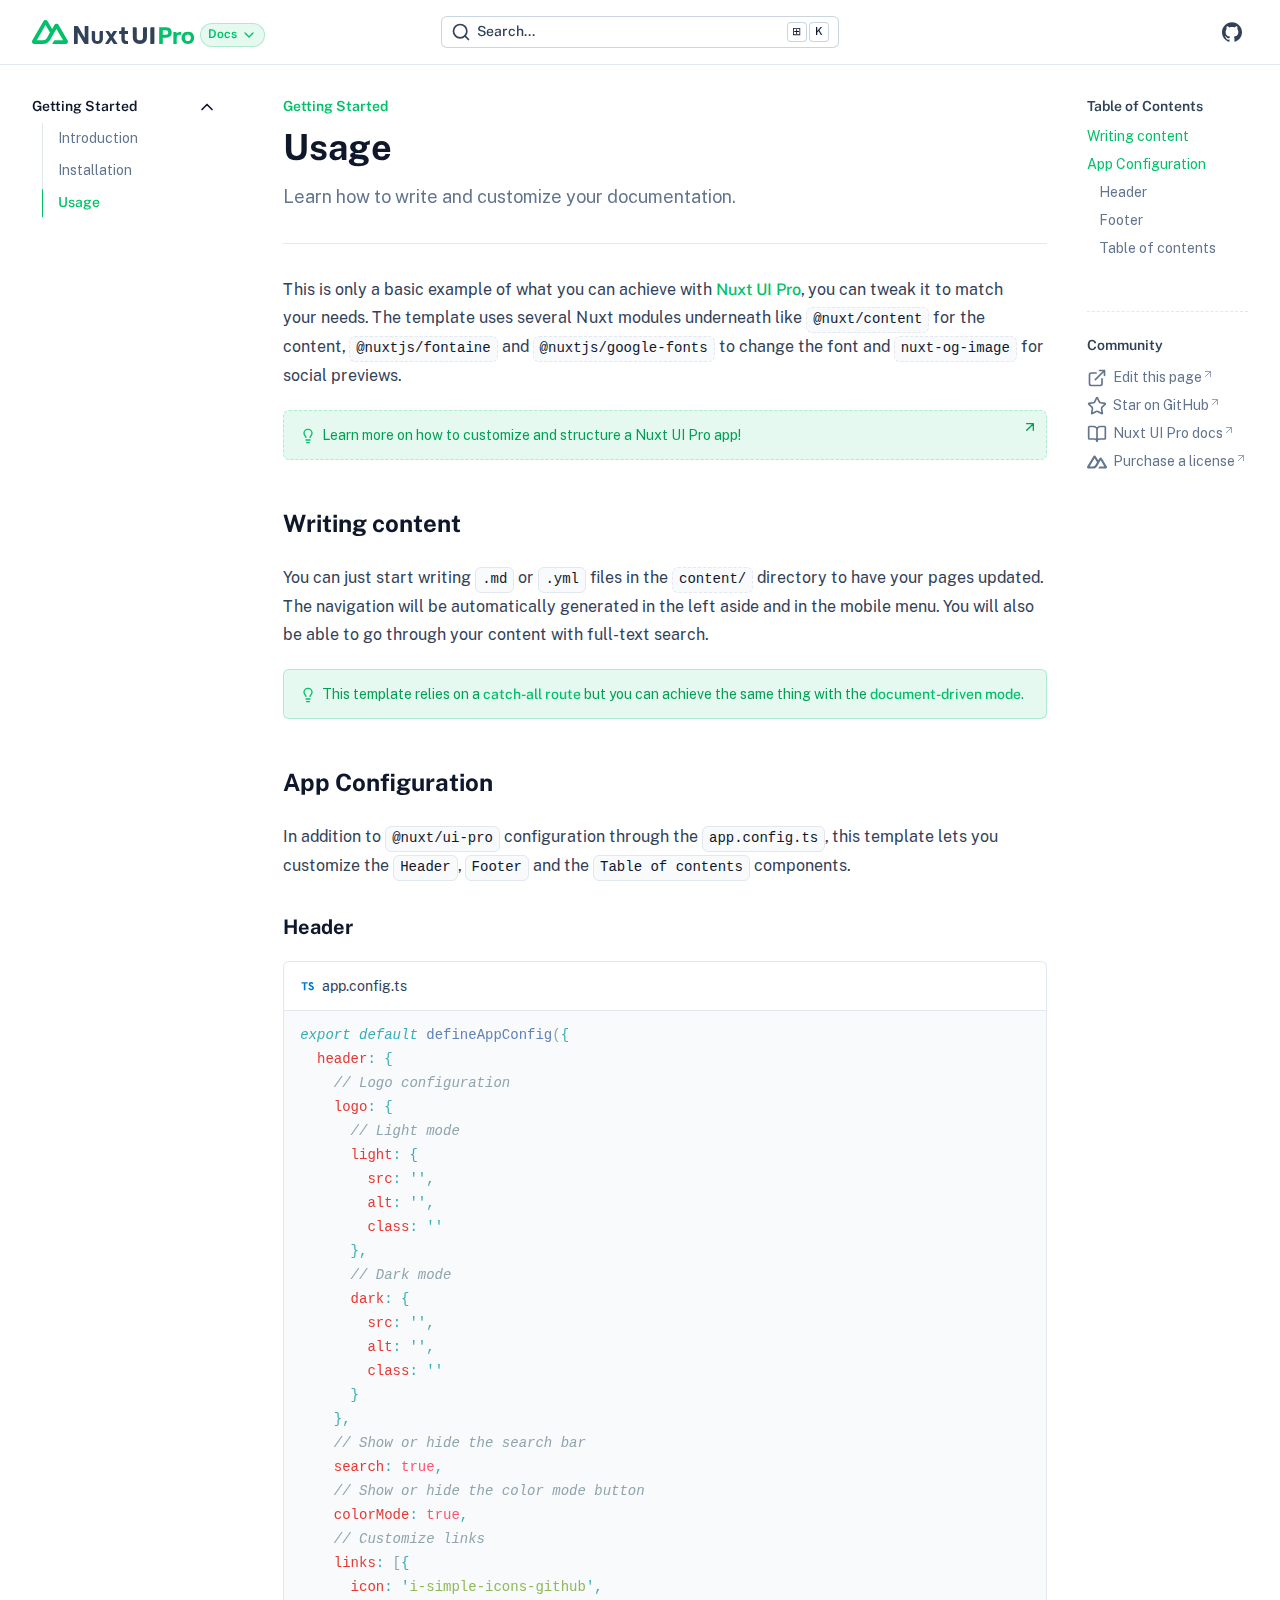
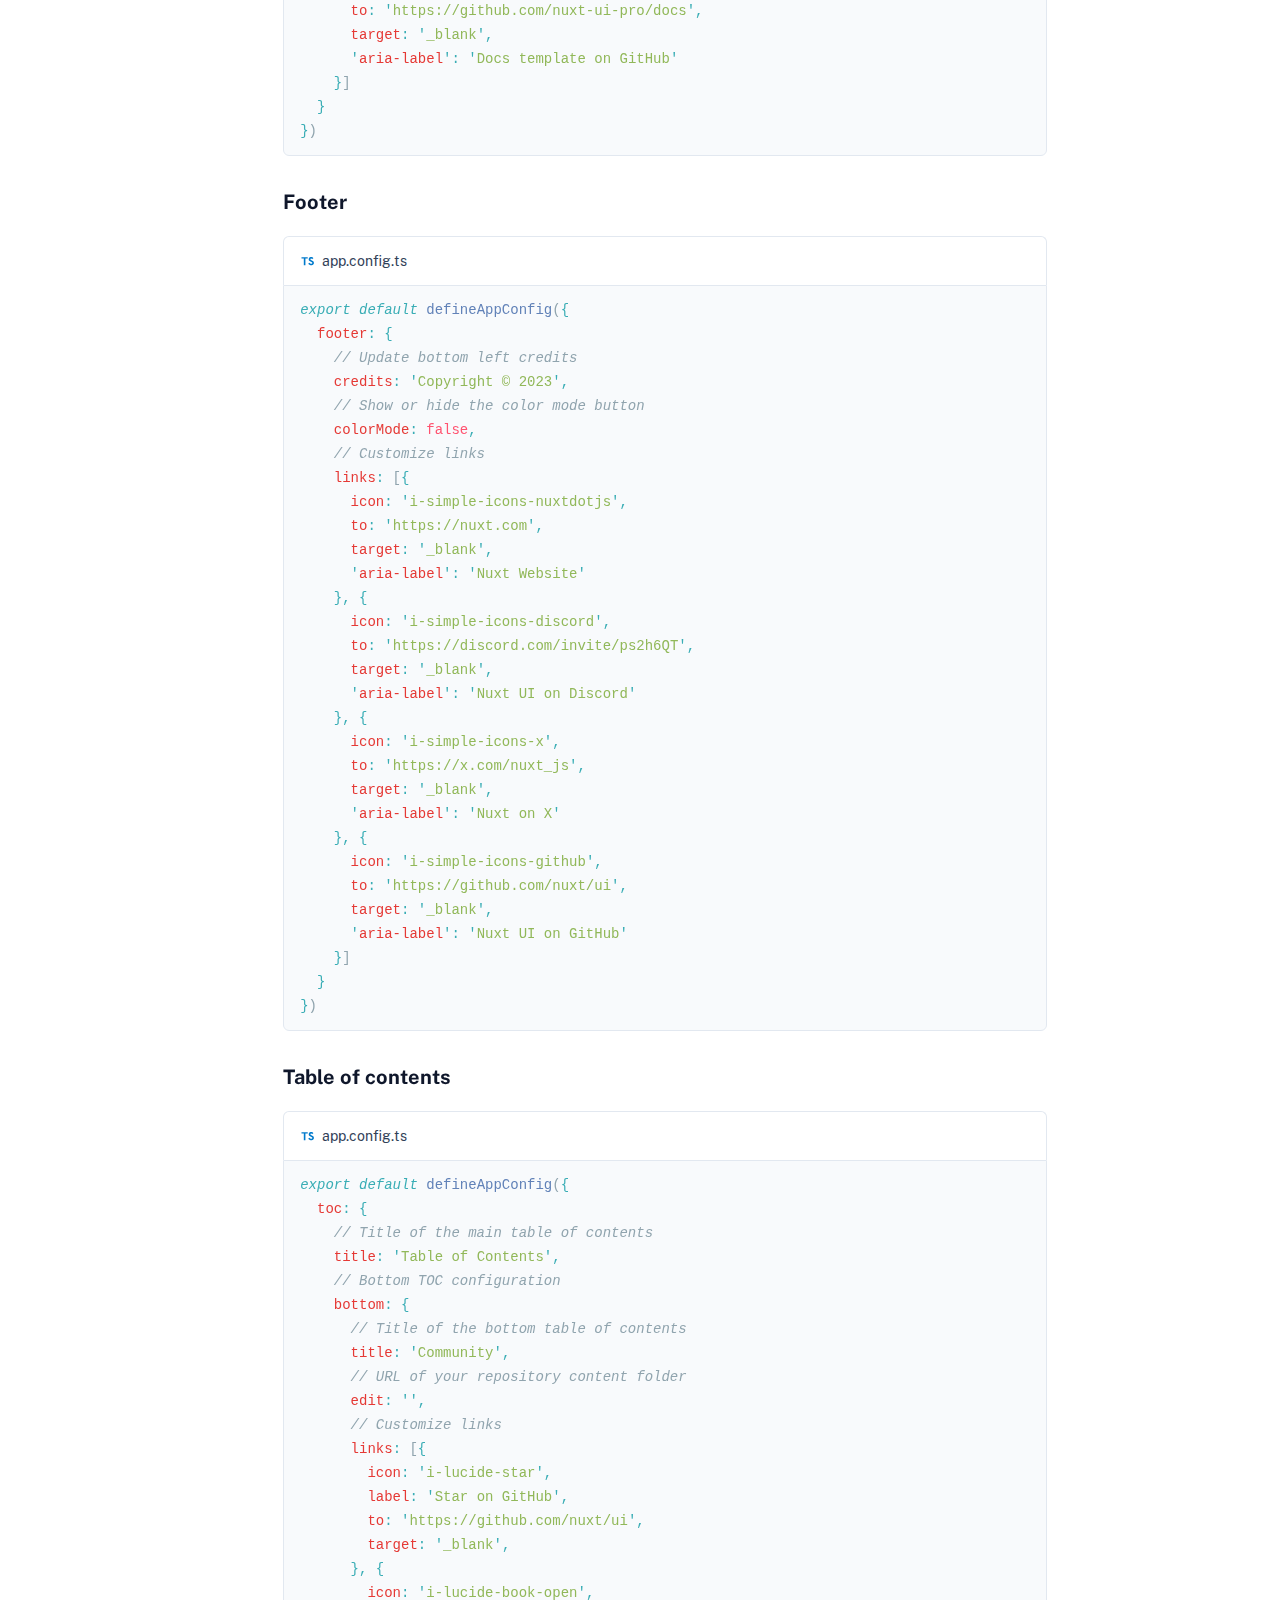
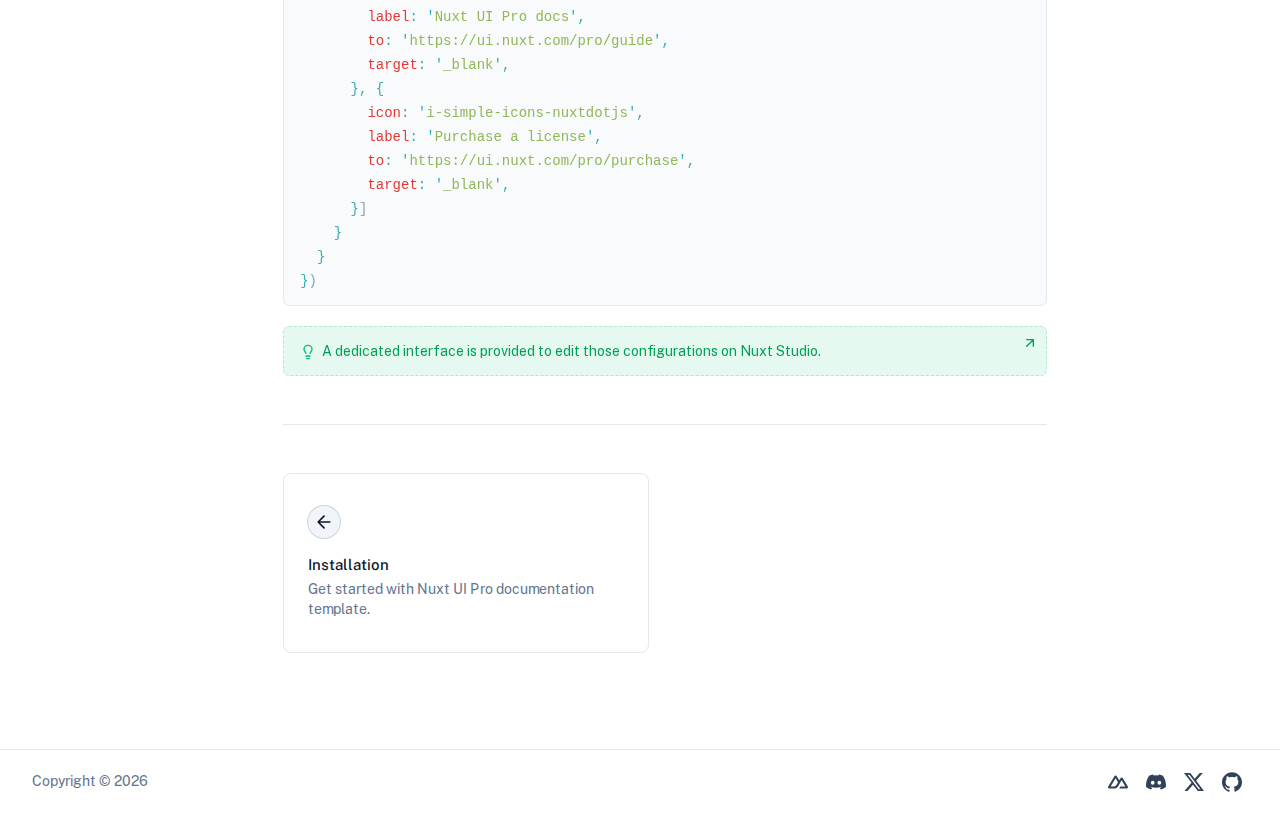
<file: getting-started/usage/index.html>
<!DOCTYPE html><html  lang="en" data-capo=""><head><meta charset="utf-8"><meta name="viewport" content="width=device-width, initial-scale=1"><style id="nuxt-ui-colors" type="text/css">@layer base {
  :root {
  --ui-color-primary-50: var(--color-green-50);
  --ui-color-primary-100: var(--color-green-100);
  --ui-color-primary-200: var(--color-green-200);
  --ui-color-primary-300: var(--color-green-300);
  --ui-color-primary-400: var(--color-green-400);
  --ui-color-primary-500: var(--color-green-500);
  --ui-color-primary-600: var(--color-green-600);
  --ui-color-primary-700: var(--color-green-700);
  --ui-color-primary-800: var(--color-green-800);
  --ui-color-primary-900: var(--color-green-900);
  --ui-color-primary-950: var(--color-green-950);
  --ui-color-secondary-50: var(--color-blue-50);
  --ui-color-secondary-100: var(--color-blue-100);
  --ui-color-secondary-200: var(--color-blue-200);
  --ui-color-secondary-300: var(--color-blue-300);
  --ui-color-secondary-400: var(--color-blue-400);
  --ui-color-secondary-500: var(--color-blue-500);
  --ui-color-secondary-600: var(--color-blue-600);
  --ui-color-secondary-700: var(--color-blue-700);
  --ui-color-secondary-800: var(--color-blue-800);
  --ui-color-secondary-900: var(--color-blue-900);
  --ui-color-secondary-950: var(--color-blue-950);
  --ui-color-success-50: var(--color-green-50);
  --ui-color-success-100: var(--color-green-100);
  --ui-color-success-200: var(--color-green-200);
  --ui-color-success-300: var(--color-green-300);
  --ui-color-success-400: var(--color-green-400);
  --ui-color-success-500: var(--color-green-500);
  --ui-color-success-600: var(--color-green-600);
  --ui-color-success-700: var(--color-green-700);
  --ui-color-success-800: var(--color-green-800);
  --ui-color-success-900: var(--color-green-900);
  --ui-color-success-950: var(--color-green-950);
  --ui-color-info-50: var(--color-blue-50);
  --ui-color-info-100: var(--color-blue-100);
  --ui-color-info-200: var(--color-blue-200);
  --ui-color-info-300: var(--color-blue-300);
  --ui-color-info-400: var(--color-blue-400);
  --ui-color-info-500: var(--color-blue-500);
  --ui-color-info-600: var(--color-blue-600);
  --ui-color-info-700: var(--color-blue-700);
  --ui-color-info-800: var(--color-blue-800);
  --ui-color-info-900: var(--color-blue-900);
  --ui-color-info-950: var(--color-blue-950);
  --ui-color-warning-50: var(--color-yellow-50);
  --ui-color-warning-100: var(--color-yellow-100);
  --ui-color-warning-200: var(--color-yellow-200);
  --ui-color-warning-300: var(--color-yellow-300);
  --ui-color-warning-400: var(--color-yellow-400);
  --ui-color-warning-500: var(--color-yellow-500);
  --ui-color-warning-600: var(--color-yellow-600);
  --ui-color-warning-700: var(--color-yellow-700);
  --ui-color-warning-800: var(--color-yellow-800);
  --ui-color-warning-900: var(--color-yellow-900);
  --ui-color-warning-950: var(--color-yellow-950);
  --ui-color-error-50: var(--color-red-50);
  --ui-color-error-100: var(--color-red-100);
  --ui-color-error-200: var(--color-red-200);
  --ui-color-error-300: var(--color-red-300);
  --ui-color-error-400: var(--color-red-400);
  --ui-color-error-500: var(--color-red-500);
  --ui-color-error-600: var(--color-red-600);
  --ui-color-error-700: var(--color-red-700);
  --ui-color-error-800: var(--color-red-800);
  --ui-color-error-900: var(--color-red-900);
  --ui-color-error-950: var(--color-red-950);
  --ui-color-neutral-50: var(--color-slate-50);
  --ui-color-neutral-100: var(--color-slate-100);
  --ui-color-neutral-200: var(--color-slate-200);
  --ui-color-neutral-300: var(--color-slate-300);
  --ui-color-neutral-400: var(--color-slate-400);
  --ui-color-neutral-500: var(--color-slate-500);
  --ui-color-neutral-600: var(--color-slate-600);
  --ui-color-neutral-700: var(--color-slate-700);
  --ui-color-neutral-800: var(--color-slate-800);
  --ui-color-neutral-900: var(--color-slate-900);
  --ui-color-neutral-950: var(--color-slate-950);
  }
  :root, .light {
  --ui-primary: var(--ui-color-primary-500);
  --ui-secondary: var(--ui-color-secondary-500);
  --ui-success: var(--ui-color-success-500);
  --ui-info: var(--ui-color-info-500);
  --ui-warning: var(--ui-color-warning-500);
  --ui-error: var(--ui-color-error-500);
  }
  .dark {
  --ui-primary: var(--ui-color-primary-400);
  --ui-secondary: var(--ui-color-secondary-400);
  --ui-success: var(--ui-color-success-400);
  --ui-info: var(--ui-color-info-400);
  --ui-warning: var(--ui-color-warning-400);
  --ui-error: var(--ui-color-error-400);
  }
}</style><title>Usage - Nuxt UI Pro - Docs template</title><meta property="og:image" content="/__og-image__/static/getting-started/usage/og.png"><meta property="og:image:type" content="image/png"><meta name="twitter:card" content="summary_large_image"><meta name="twitter:image" content="/__og-image__/static/getting-started/usage/og.png"><meta name="twitter:image:src" content="/__og-image__/static/getting-started/usage/og.png"><meta property="og:image:width" content="1200"><meta name="twitter:image:width" content="1200"><meta property="og:image:height" content="600"><meta name="twitter:image:height" content="600"><style>/*! tailwindcss v4.0.7 | MIT License | https://tailwindcss.com */.shiki span.line{display:block}.shiki span.line.highlight{background-color:color-mix(in oklab,var(--ui-bg-accented) 50%,transparent);margin:0 -16px;padding:0 16px}</style><link rel="stylesheet" href="/_nuxt/entry.Clw5lGz1.css" crossorigin><link rel="preload" as="fetch" crossorigin="anonymous" href="/getting-started/usage/_payload.json?37bb18da-218e-4713-bf26-839d56f273e8"><link rel="modulepreload" as="script" crossorigin href="/_nuxt/Hk4dX2zQ.js"><link rel="modulepreload" as="script" crossorigin href="/_nuxt/CzMX05fG.js"><link rel="modulepreload" as="script" crossorigin href="/_nuxt/D2xKnkHZ.js"><link rel="modulepreload" as="script" crossorigin href="/_nuxt/fj_lhd6L.js"><link rel="modulepreload" as="script" crossorigin href="/_nuxt/DESBV7p3.js"><link rel="modulepreload" as="script" crossorigin href="/_nuxt/BmlbPuZL.js"><link rel="modulepreload" as="script" crossorigin href="/_nuxt/DnVujSPz.js"><link rel="modulepreload" as="script" crossorigin href="/_nuxt/BhM3bfEo.js"><link rel="modulepreload" as="script" crossorigin href="/_nuxt/Dtc90zSw.js"><link rel="modulepreload" as="script" crossorigin href="/_nuxt/DcoYJq-m.js"><link rel="modulepreload" as="script" crossorigin href="/_nuxt/DgIQipF1.js"><link rel="modulepreload" as="script" crossorigin href="/_nuxt/_mAGg1Vu.js"><link rel="modulepreload" as="script" crossorigin href="/_nuxt/CInhWI09.js"><link rel="modulepreload" as="script" crossorigin href="/_nuxt/B5l2KXKt.js"><link rel="modulepreload" as="script" crossorigin href="/_nuxt/BS8M-k61.js"><link rel="modulepreload" as="script" crossorigin href="/_nuxt/BV14Frac.js"><link rel="prefetch" as="style" crossorigin href="/_nuxt/index.hjkT_WWf.css"><link rel="prefetch" as="script" crossorigin href="/_nuxt/BYa4tl2B.js"><link rel="prefetch" as="script" crossorigin href="/_nuxt/Dw7N4xsQ.js"><link rel="prefetch" as="script" crossorigin href="/_nuxt/BjD-HfBW.js"><link rel="prefetch" as="script" crossorigin href="/_nuxt/C0rWt2QR.js"><link rel="icon" href="/favicon.ico"><meta property="og:site_name" content="Nuxt UI Pro - Docs template"><meta property="og:title" content="Usage - Nuxt UI Pro - Docs template"><meta name="description" content="Learn how to write and customize your documentation."><meta property="og:description" content="Learn how to write and customize your documentation."><script type="module" src="/_nuxt/Hk4dX2zQ.js" crossorigin></script><style>@layer components {:where(.i-lucide\:arrow-left){display:inline-block;width:1em;height:1em;background-color:currentColor;-webkit-mask-image:var(--svg);mask-image:var(--svg);-webkit-mask-repeat:no-repeat;mask-repeat:no-repeat;-webkit-mask-size:100% 100%;mask-size:100% 100%;--svg:url("data:image/svg+xml,%3Csvg xmlns='http://www.w3.org/2000/svg' viewBox='0 0 24 24' width='24' height='24'%3E%3Cpath fill='none' stroke='black' stroke-linecap='round' stroke-linejoin='round' stroke-width='2' d='m12 19l-7-7l7-7m7 7H5'/%3E%3C/svg%3E")}:where(.i-lucide\:arrow-up-right){display:inline-block;width:1em;height:1em;background-color:currentColor;-webkit-mask-image:var(--svg);mask-image:var(--svg);-webkit-mask-repeat:no-repeat;mask-repeat:no-repeat;-webkit-mask-size:100% 100%;mask-size:100% 100%;--svg:url("data:image/svg+xml,%3Csvg xmlns='http://www.w3.org/2000/svg' viewBox='0 0 24 24' width='24' height='24'%3E%3Cpath fill='none' stroke='black' stroke-linecap='round' stroke-linejoin='round' stroke-width='2' d='M7 7h10v10M7 17L17 7'/%3E%3C/svg%3E")}:where(.i-lucide\:book-open){display:inline-block;width:1em;height:1em;background-color:currentColor;-webkit-mask-image:var(--svg);mask-image:var(--svg);-webkit-mask-repeat:no-repeat;mask-repeat:no-repeat;-webkit-mask-size:100% 100%;mask-size:100% 100%;--svg:url("data:image/svg+xml,%3Csvg xmlns='http://www.w3.org/2000/svg' viewBox='0 0 24 24' width='24' height='24'%3E%3Cpath fill='none' stroke='black' stroke-linecap='round' stroke-linejoin='round' stroke-width='2' d='M12 7v14m-9-3a1 1 0 0 1-1-1V4a1 1 0 0 1 1-1h5a4 4 0 0 1 4 4a4 4 0 0 1 4-4h5a1 1 0 0 1 1 1v13a1 1 0 0 1-1 1h-6a3 3 0 0 0-3 3a3 3 0 0 0-3-3z'/%3E%3C/svg%3E")}:where(.i-lucide\:chevron-down){display:inline-block;width:1em;height:1em;background-color:currentColor;-webkit-mask-image:var(--svg);mask-image:var(--svg);-webkit-mask-repeat:no-repeat;mask-repeat:no-repeat;-webkit-mask-size:100% 100%;mask-size:100% 100%;--svg:url("data:image/svg+xml,%3Csvg xmlns='http://www.w3.org/2000/svg' viewBox='0 0 24 24' width='24' height='24'%3E%3Cpath fill='none' stroke='black' stroke-linecap='round' stroke-linejoin='round' stroke-width='2' d='m6 9l6 6l6-6'/%3E%3C/svg%3E")}:where(.i-lucide\:copy){display:inline-block;width:1em;height:1em;background-color:currentColor;-webkit-mask-image:var(--svg);mask-image:var(--svg);-webkit-mask-repeat:no-repeat;mask-repeat:no-repeat;-webkit-mask-size:100% 100%;mask-size:100% 100%;--svg:url("data:image/svg+xml,%3Csvg xmlns='http://www.w3.org/2000/svg' viewBox='0 0 24 24' width='24' height='24'%3E%3Cg fill='none' stroke='black' stroke-linecap='round' stroke-linejoin='round' stroke-width='2'%3E%3Crect width='14' height='14' x='8' y='8' rx='2' ry='2'/%3E%3Cpath d='M4 16c-1.1 0-2-.9-2-2V4c0-1.1.9-2 2-2h10c1.1 0 2 .9 2 2'/%3E%3C/g%3E%3C/svg%3E")}:where(.i-lucide\:external-link){display:inline-block;width:1em;height:1em;background-color:currentColor;-webkit-mask-image:var(--svg);mask-image:var(--svg);-webkit-mask-repeat:no-repeat;mask-repeat:no-repeat;-webkit-mask-size:100% 100%;mask-size:100% 100%;--svg:url("data:image/svg+xml,%3Csvg xmlns='http://www.w3.org/2000/svg' viewBox='0 0 24 24' width='24' height='24'%3E%3Cpath fill='none' stroke='black' stroke-linecap='round' stroke-linejoin='round' stroke-width='2' d='M15 3h6v6m-11 5L21 3m-3 10v6a2 2 0 0 1-2 2H5a2 2 0 0 1-2-2V8a2 2 0 0 1 2-2h6'/%3E%3C/svg%3E")}:where(.i-lucide\:hash){display:inline-block;width:1em;height:1em;background-color:currentColor;-webkit-mask-image:var(--svg);mask-image:var(--svg);-webkit-mask-repeat:no-repeat;mask-repeat:no-repeat;-webkit-mask-size:100% 100%;mask-size:100% 100%;--svg:url("data:image/svg+xml,%3Csvg xmlns='http://www.w3.org/2000/svg' viewBox='0 0 24 24' width='24' height='24'%3E%3Cpath fill='none' stroke='black' stroke-linecap='round' stroke-linejoin='round' stroke-width='2' d='M4 9h16M4 15h16M10 3L8 21m8-18l-2 18'/%3E%3C/svg%3E")}:where(.i-lucide\:lightbulb){display:inline-block;width:1em;height:1em;background-color:currentColor;-webkit-mask-image:var(--svg);mask-image:var(--svg);-webkit-mask-repeat:no-repeat;mask-repeat:no-repeat;-webkit-mask-size:100% 100%;mask-size:100% 100%;--svg:url("data:image/svg+xml,%3Csvg xmlns='http://www.w3.org/2000/svg' viewBox='0 0 24 24' width='24' height='24'%3E%3Cpath fill='none' stroke='black' stroke-linecap='round' stroke-linejoin='round' stroke-width='2' d='M15 14c.2-1 .7-1.7 1.5-2.5c1-.9 1.5-2.2 1.5-3.5A6 6 0 0 0 6 8c0 1 .2 2.2 1.5 3.5c.7.7 1.3 1.5 1.5 2.5m0 4h6m-5 4h4'/%3E%3C/svg%3E")}:where(.i-lucide\:menu){display:inline-block;width:1em;height:1em;background-color:currentColor;-webkit-mask-image:var(--svg);mask-image:var(--svg);-webkit-mask-repeat:no-repeat;mask-repeat:no-repeat;-webkit-mask-size:100% 100%;mask-size:100% 100%;--svg:url("data:image/svg+xml,%3Csvg xmlns='http://www.w3.org/2000/svg' viewBox='0 0 24 24' width='24' height='24'%3E%3Cpath fill='none' stroke='black' stroke-linecap='round' stroke-linejoin='round' stroke-width='2' d='M4 12h16M4 6h16M4 18h16'/%3E%3C/svg%3E")}:where(.i-lucide\:search){display:inline-block;width:1em;height:1em;background-color:currentColor;-webkit-mask-image:var(--svg);mask-image:var(--svg);-webkit-mask-repeat:no-repeat;mask-repeat:no-repeat;-webkit-mask-size:100% 100%;mask-size:100% 100%;--svg:url("data:image/svg+xml,%3Csvg xmlns='http://www.w3.org/2000/svg' viewBox='0 0 24 24' width='24' height='24'%3E%3Cg fill='none' stroke='black' stroke-linecap='round' stroke-linejoin='round' stroke-width='2'%3E%3Ccircle cx='11' cy='11' r='8'/%3E%3Cpath d='m21 21l-4.3-4.3'/%3E%3C/g%3E%3C/svg%3E")}:where(.i-lucide\:star){display:inline-block;width:1em;height:1em;background-color:currentColor;-webkit-mask-image:var(--svg);mask-image:var(--svg);-webkit-mask-repeat:no-repeat;mask-repeat:no-repeat;-webkit-mask-size:100% 100%;mask-size:100% 100%;--svg:url("data:image/svg+xml,%3Csvg xmlns='http://www.w3.org/2000/svg' viewBox='0 0 24 24' width='24' height='24'%3E%3Cpath fill='none' stroke='black' stroke-linecap='round' stroke-linejoin='round' stroke-width='2' d='M11.525 2.295a.53.53 0 0 1 .95 0l2.31 4.679a2.12 2.12 0 0 0 1.595 1.16l5.166.756a.53.53 0 0 1 .294.904l-3.736 3.638a2.12 2.12 0 0 0-.611 1.878l.882 5.14a.53.53 0 0 1-.771.56l-4.618-2.428a2.12 2.12 0 0 0-1.973 0L6.396 21.01a.53.53 0 0 1-.77-.56l.881-5.139a2.12 2.12 0 0 0-.611-1.879L2.16 9.795a.53.53 0 0 1 .294-.906l5.165-.755a2.12 2.12 0 0 0 1.597-1.16z'/%3E%3C/svg%3E")}:where(.i-simple-icons\:discord){display:inline-block;width:1em;height:1em;background-color:currentColor;-webkit-mask-image:var(--svg);mask-image:var(--svg);-webkit-mask-repeat:no-repeat;mask-repeat:no-repeat;-webkit-mask-size:100% 100%;mask-size:100% 100%;--svg:url("data:image/svg+xml,%3Csvg xmlns='http://www.w3.org/2000/svg' viewBox='0 0 24 24' width='24' height='24'%3E%3Cpath fill='black' d='M20.317 4.37a19.8 19.8 0 0 0-4.885-1.515a.074.074 0 0 0-.079.037c-.21.375-.444.864-.608 1.25a18.3 18.3 0 0 0-5.487 0a13 13 0 0 0-.617-1.25a.08.08 0 0 0-.079-.037A19.7 19.7 0 0 0 3.677 4.37a.1.1 0 0 0-.032.027C.533 9.046-.32 13.58.099 18.057a.08.08 0 0 0 .031.057a19.9 19.9 0 0 0 5.993 3.03a.08.08 0 0 0 .084-.028a14 14 0 0 0 1.226-1.994a.076.076 0 0 0-.041-.106a13 13 0 0 1-1.872-.892a.077.077 0 0 1-.008-.128a10 10 0 0 0 .372-.292a.07.07 0 0 1 .077-.01c3.928 1.793 8.18 1.793 12.062 0a.07.07 0 0 1 .078.01q.181.149.373.292a.077.077 0 0 1-.006.127a12.3 12.3 0 0 1-1.873.892a.077.077 0 0 0-.041.107c.36.698.772 1.362 1.225 1.993a.08.08 0 0 0 .084.028a19.8 19.8 0 0 0 6.002-3.03a.08.08 0 0 0 .032-.054c.5-5.177-.838-9.674-3.549-13.66a.06.06 0 0 0-.031-.03M8.02 15.33c-1.182 0-2.157-1.085-2.157-2.419c0-1.333.956-2.419 2.157-2.419c1.21 0 2.176 1.096 2.157 2.42c0 1.333-.956 2.418-2.157 2.418m7.975 0c-1.183 0-2.157-1.085-2.157-2.419c0-1.333.955-2.419 2.157-2.419c1.21 0 2.176 1.096 2.157 2.42c0 1.333-.946 2.418-2.157 2.418'/%3E%3C/svg%3E")}:where(.i-simple-icons\:github){display:inline-block;width:1em;height:1em;background-color:currentColor;-webkit-mask-image:var(--svg);mask-image:var(--svg);-webkit-mask-repeat:no-repeat;mask-repeat:no-repeat;-webkit-mask-size:100% 100%;mask-size:100% 100%;--svg:url("data:image/svg+xml,%3Csvg xmlns='http://www.w3.org/2000/svg' viewBox='0 0 24 24' width='24' height='24'%3E%3Cpath fill='black' d='M12 .297c-6.63 0-12 5.373-12 12c0 5.303 3.438 9.8 8.205 11.385c.6.113.82-.258.82-.577c0-.285-.01-1.04-.015-2.04c-3.338.724-4.042-1.61-4.042-1.61C4.422 18.07 3.633 17.7 3.633 17.7c-1.087-.744.084-.729.084-.729c1.205.084 1.838 1.236 1.838 1.236c1.07 1.835 2.809 1.305 3.495.998c.108-.776.417-1.305.76-1.605c-2.665-.3-5.466-1.332-5.466-5.93c0-1.31.465-2.38 1.235-3.22c-.135-.303-.54-1.523.105-3.176c0 0 1.005-.322 3.3 1.23c.96-.267 1.98-.399 3-.405c1.02.006 2.04.138 3 .405c2.28-1.552 3.285-1.23 3.285-1.23c.645 1.653.24 2.873.12 3.176c.765.84 1.23 1.91 1.23 3.22c0 4.61-2.805 5.625-5.475 5.92c.42.36.81 1.096.81 2.22c0 1.606-.015 2.896-.015 3.286c0 .315.21.69.825.57C20.565 22.092 24 17.592 24 12.297c0-6.627-5.373-12-12-12'/%3E%3C/svg%3E")}:where(.i-simple-icons\:nuxtdotjs){display:inline-block;width:1em;height:1em;background-color:currentColor;-webkit-mask-image:var(--svg);mask-image:var(--svg);-webkit-mask-repeat:no-repeat;mask-repeat:no-repeat;-webkit-mask-size:100% 100%;mask-size:100% 100%;--svg:url("data:image/svg+xml,%3Csvg xmlns='http://www.w3.org/2000/svg' viewBox='0 0 24 24' width='24' height='24'%3E%3Cpath fill='black' d='M13.464 19.83h8.922c.283 0 .562-.073.807-.21a1.6 1.6 0 0 0 .591-.574a1.53 1.53 0 0 0 .216-.783a1.53 1.53 0 0 0-.217-.782L17.792 7.414a1.6 1.6 0 0 0-.591-.573a1.65 1.65 0 0 0-.807-.21c-.283 0-.562.073-.807.21a1.6 1.6 0 0 0-.59.573L13.463 9.99L10.47 4.953a1.6 1.6 0 0 0-.591-.573a1.65 1.65 0 0 0-.807-.21c-.284 0-.562.073-.807.21a1.6 1.6 0 0 0-.591.573L.216 17.481a1.53 1.53 0 0 0-.217.782c0 .275.074.545.216.783a1.6 1.6 0 0 0 .59.574c.246.137.525.21.808.21h5.6c2.22 0 3.856-.946 4.982-2.79l2.733-4.593l1.464-2.457l4.395 7.382h-5.859Zm-6.341-2.46l-3.908-.002l5.858-9.842l2.923 4.921l-1.957 3.29c-.748 1.196-1.597 1.632-2.916 1.632'/%3E%3C/svg%3E")}:where(.i-simple-icons\:x){display:inline-block;width:1em;height:1em;background-color:currentColor;-webkit-mask-image:var(--svg);mask-image:var(--svg);-webkit-mask-repeat:no-repeat;mask-repeat:no-repeat;-webkit-mask-size:100% 100%;mask-size:100% 100%;--svg:url("data:image/svg+xml,%3Csvg xmlns='http://www.w3.org/2000/svg' viewBox='0 0 24 24' width='24' height='24'%3E%3Cpath fill='black' d='M18.901 1.153h3.68l-8.04 9.19L24 22.846h-7.406l-5.8-7.584l-6.638 7.584H.474l8.6-9.83L0 1.154h7.594l5.243 6.932ZM17.61 20.644h2.039L6.486 3.24H4.298Z'/%3E%3C/svg%3E")}:where(.i-vscode-icons\:file-type-typescript){display:inline-block;width:1em;height:1em;background-repeat:no-repeat;background-size:100% 100%;background-image:url("data:image/svg+xml,%3Csvg xmlns='http://www.w3.org/2000/svg' viewBox='0 0 32 32' width='32' height='32'%3E%3Cpath fill='%23007acc' d='M23.827 8.243a4.4 4.4 0 0 1 2.223 1.281a6 6 0 0 1 .852 1.143c.011.045-1.534 1.083-2.471 1.662c-.034.023-.169-.124-.322-.35a2.01 2.01 0 0 0-1.67-1c-1.077-.074-1.771.49-1.766 1.433a1.3 1.3 0 0 0 .153.666c.237.49.677.784 2.059 1.383c2.544 1.095 3.636 1.817 4.31 2.843a5.16 5.16 0 0 1 .416 4.333a4.76 4.76 0 0 1-3.932 2.815a11 11 0 0 1-2.708-.028a6.53 6.53 0 0 1-3.616-1.884a6.3 6.3 0 0 1-.926-1.371a3 3 0 0 1 .327-.208c.158-.09.756-.434 1.32-.761l1.024-.6l.214.312a4.8 4.8 0 0 0 1.35 1.292a3.3 3.3 0 0 0 3.458-.175a1.545 1.545 0 0 0 .2-1.974c-.276-.395-.84-.727-2.443-1.422a8.8 8.8 0 0 1-3.349-2.055a4.7 4.7 0 0 1-.976-1.777a7.1 7.1 0 0 1-.062-2.268a4.33 4.33 0 0 1 3.644-3.374a9 9 0 0 1 2.691.084m-8.343 1.483l.011 1.454h-4.63v13.148H7.6V11.183H2.97V9.755a14 14 0 0 1 .04-1.466c.017-.023 2.832-.034 6.245-.028l6.211.017Z'/%3E%3C/svg%3E")}}</style><link rel="preload" as="fetch" fetchpriority="low" crossorigin="anonymous" href="/_nuxt/builds/meta/37bb18da-218e-4713-bf26-839d56f273e8.json"><script>"use strict";(()=>{const t=window,e=document.documentElement,c=["dark","light"],n=getStorageValue("localStorage","nuxt-color-mode")||"system";let i=n==="system"?u():n;const r=e.getAttribute("data-color-mode-forced");r&&(i=r),l(i),t["__NUXT_COLOR_MODE__"]={preference:n,value:i,getColorScheme:u,addColorScheme:l,removeColorScheme:d};function l(o){const s=""+o+"",a="";e.classList?e.classList.add(s):e.className+=" "+s,a&&e.setAttribute("data-"+a,o)}function d(o){const s=""+o+"",a="";e.classList?e.classList.remove(s):e.className=e.className.replace(new RegExp(s,"g"),""),a&&e.removeAttribute("data-"+a)}function f(o){return t.matchMedia("(prefers-color-scheme"+o+")")}function u(){if(t.matchMedia&&f("").media!=="not all"){for(const o of c)if(f(":"+o).matches)return o}return"light"}})();function getStorageValue(t,e){switch(t){case"localStorage":return window.localStorage.getItem(e);case"sessionStorage":return window.sessionStorage.getItem(e);case"cookie":return getCookie(e);default:return null}}function getCookie(t){const c=("; "+window.document.cookie).split("; "+t+"=");if(c.length===2)return c.pop()?.split(";").shift()}</script></head><body><div id="__nuxt" class="isolate"><!--[--><!--[--><!--[--><!--[--><!--[--><div class="nuxt-loading-indicator" style="position:fixed;top:0;right:0;left:0;pointer-events:none;width:auto;height:3px;opacity:0;background:repeating-linear-gradient(to right,#00dc82 0%,#34cdfe 50%,#0047e1 100%);background-size:Infinity% auto;transform:scaleX(0%);transform-origin:left;transition:transform 0.1s, height 0.4s, opacity 0.4s;z-index:999999;"></div><!--[--><!----><!----><!----><header class="bg-(--ui-bg)/75 backdrop-blur border-b border-(--ui-border) sticky top-0 z-50"><!--[--><!--]--><div class="max-w-(--ui-container) mx-auto px-4 sm:px-6 lg:px-8 flex items-center justify-between gap-3 h-(--ui-header-height)"><!--[--><div class="lg:flex-1 flex items-center gap-1.5"><!----><!--[--><a href="/" class=""><svg width="1352" height="200" viewbox="0 0 1352 200" fill="none" xmlns="http://www.w3.org/2000/svg" class="w-auto h-6 shrink-0"><path d="M377 200C379.16 200 381 198.209 381 196V103C381 103 386 112 395 127L434 194C435.785 197.74 439.744 200 443 200H470V50H443C441.202 50 439 51.4941 439 54V148L421 116L385 55C383.248 51.8912 379.479 50 376 50H350V200H377Z" fill="currentColor"></path><path d="M726 92H739C742.314 92 745 89.3137 745 86V60H773V92H800V116H773V159C773 169.5 778.057 174 787 174H800V200H783C759.948 200 745 185.071 745 160V116H726V92Z" fill="currentColor"></path><path d="M591 92V154C591 168.004 585.742 179.809 578 188C570.258 196.191 559.566 200 545 200C530.434 200 518.742 196.191 511 188C503.389 179.809 498 168.004 498 154V92H514C517.412 92 520.769 92.622 523 95C525.231 97.2459 526 98.5652 526 102V154C526 162.059 526.457 167.037 530 171C533.543 174.831 537.914 176 545 176C552.217 176 555.457 174.831 559 171C562.543 167.037 563 162.059 563 154V102C563 98.5652 563.769 96.378 566 94C567.96 91.9107 570.028 91.9599 573 92C573.411 92.0055 574.586 92 575 92H591Z" fill="currentColor"></path><path d="M676 144L710 92H684C680.723 92 677.812 93.1758 676 96L660 120L645 97C643.188 94.1758 639.277 92 636 92H611L645 143L608 200H634C637.25 200 640.182 196.787 642 194L660 167L679 195C680.818 197.787 683.75 200 687 200H713L676 144Z" fill="currentColor"></path><path d="M168 200H279C282.542 200 285.932 198.756 289 197C292.068 195.244 295.23 193.041 297 190C298.77 186.959 300.002 183.51 300 179.999C299.998 176.488 298.773 173.04 297 170.001L222 41C220.23 37.96 218.067 35.7552 215 34C211.933 32.2448 207.542 31 204 31C200.458 31 197.067 32.2448 194 34C190.933 35.7552 188.77 37.96 187 41L168 74L130 9.99764C128.228 6.95784 126.068 3.75491 123 2C119.932 0.245087 116.542 0 113 0C109.458 0 106.068 0.245087 103 2C99.9323 3.75491 96.7717 6.95784 95 9.99764L2 170.001C0.226979 173.04 0.00154312 176.488 1.90993e-06 179.999C-0.0015393 183.51 0.229648 186.959 2 190C3.77035 193.04 6.93245 195.244 10 197C13.0675 198.756 16.4578 200 20 200H90C117.737 200 137.925 187.558 152 164L186 105L204 74L259 168H186L168 200ZM89 168H40L113 42L150 105L125.491 147.725C116.144 163.01 105.488 168 89 168Z" fill="var(--ui-primary)"></path><path d="M958 60.0001H938C933.524 60.0001 929.926 59.9395 927 63C924.074 65.8905 925 67.5792 925 72V141C925 151.372 923.648 156.899 919 162C914.352 166.931 908.468 169 899 169C889.705 169 882.648 166.931 878 162C873.352 156.899 873 151.372 873 141V72.0001C873 67.5793 872.926 65.8906 870 63.0001C867.074 59.9396 863.476 60.0001 859 60.0001H840V141C840 159.023 845.016 173.458 855 184C865.156 194.542 879.893 200 899 200C918.107 200 932.844 194.542 943 184C953.156 173.458 958 159.023 958 141V60.0001Z" fill="currentColor"></path><path fill-rule="evenodd" clip-rule="evenodd" d="M1000 60.0233L1020 60V77L1020 128V156.007L1020 181L1020 189.004C1020 192.938 1019.98 194.429 1017 197.001C1014.02 199.725 1009.56 200 1005 200H986.001V181.006L986 130.012V70.0215C986 66.1576 986.016 64.5494 989 62.023C991.819 59.6358 995.437 60.0233 1000 60.0233Z" fill="currentColor"></path><path d="M1060 200V60H1117C1126.67 60 1134.98 61.2896 1142 65C1149.16 68.7104 1155.29 74.3744 1159 81C1162.71 87.6256 1164 95.3867 1164 104C1164 112.481 1162.71 120.374 1159 127C1155.29 133.626 1149.16 138.157 1142 142C1134.98 145.71 1126.67 148 1117 148H1090V200H1060ZM1115 123C1121.63 123 1126.69 121.578 1130 118C1133.31 114.29 1135 109.433 1135 104C1135 98.567 1133.31 93.5778 1130 90C1126.69 86.2896 1121.63 85 1115 85H1090V123H1115Z" fill="var(--ui-primary)"></path><path d="M1226 123C1219.37 123 1214.31 124.965 1211 130C1207.69 135.035 1206 142.122 1206 151V200H1178V100H1200C1203.31 100 1206 102.686 1206 106V116C1208.65 109.904 1211.16 106.518 1215 104C1218.98 101.482 1224.77 100 1231 100H1242V123H1226Z" fill="var(--ui-primary)"></path><path d="M1299 200C1288.93 200 1280.08 197.373 1272 193C1263.92 188.495 1257.51 182.818 1253 175C1248.49 167.049 1246 157.806 1246 148C1246 138.194 1248.49 129.818 1253 122C1257.51 114.049 1263.92 107.373 1272 103C1280.08 98.4946 1288.93 97 1299 97C1309.07 97 1318.92 98.4946 1327 103C1335.08 107.373 1340.49 114.049 1345 122C1349.51 129.818 1352 138.194 1352 148C1352 157.806 1349.51 167.049 1345 175C1340.49 182.818 1335.08 188.495 1327 193C1318.92 197.373 1309.07 200 1299 200ZM1299 176C1306.42 176 1312.36 173.168 1317 168C1321.64 162.832 1324 156.216 1324 148C1324 139.652 1321.64 133.168 1317 128C1312.36 122.832 1306.42 120 1299 120C1291.58 120 1285.64 122.832 1281 128C1276.36 133.168 1274 139.652 1274 148C1274 156.216 1276.36 162.832 1281 168C1285.64 173.168 1291.58 176 1299 176Z" fill="var(--ui-primary)"></path></svg></a><!--[--><!--[--><!--[--><!--[--><button type="button" id="reka-dropdown-menu-trigger-v-0-0" aria-haspopup="menu" aria-expanded="false" data-state="closed" class="inline-flex items-center focus:outline-hidden disabled:cursor-not-allowed aria-disabled:cursor-not-allowed disabled:opacity-75 aria-disabled:opacity-75 transition-colors px-2 py-1 text-xs gap-1 text-(--ui-primary) ring ring-inset ring-(--ui-primary)/25 bg-(--ui-primary)/10 hover:bg-(--ui-primary)/15 disabled:bg-(--ui-primary)/10 aria-disabled:bg-(--ui-primary)/10 focus-visible:ring-2 focus-visible:ring-(--ui-primary) -mb-[6px] font-semibold rounded-full truncate"><!--[--><!--[--><!--[--><!----><!--]--><!--[--><span class="truncate">Docs</span><!--]--><!--[--><span class="iconify i-lucide:chevron-down shrink-0 size-4 transition-transform duration-200" aria-hidden="true" style=""></span><!--]--><!--]--><!--]--></button><!--]--><!--[--><!----><!----><!--]--><!--]--><!--]--><!--]--><!--]--></div><div class="hidden lg:flex flex-1"><!--[--><!--[--><button type="button" aria-label="Search" class="rounded-[calc(var(--ui-radius)*1.5)] font-medium inline-flex items-center focus:outline-hidden disabled:cursor-not-allowed aria-disabled:cursor-not-allowed disabled:opacity-75 aria-disabled:opacity-75 transition-colors px-2.5 py-1.5 text-sm gap-1.5 ring ring-inset ring-(--ui-border-accented) text-(--ui-text) bg-(--ui-bg) hover:bg-(--ui-bg-elevated) disabled:bg-(--ui-bg) aria-disabled:bg-(--ui-bg) focus-visible:ring-2 focus-visible:ring-(--ui-border-inverted) w-full"><!--[--><!--[--><!--[--><span class="iconify i-lucide:search shrink-0 size-5" aria-hidden="true" style=""></span><!--]--><!--[--><span class="truncate">Search...</span><!--]--><!--[--><!--[--><div class="flex items-center gap-0.5 ms-auto"><kbd class="inline-flex items-center justify-center px-1 rounded-(--ui-radius) font-medium font-sans bg-(--ui-bg) text-(--ui-text-highlighted) ring ring-inset ring-(--ui-border-accented) h-5 min-w-[20px] text-[11px]"><!--[--> <!--]--></kbd><kbd class="inline-flex items-center justify-center px-1 rounded-(--ui-radius) font-medium font-sans bg-(--ui-bg) text-(--ui-text-highlighted) ring ring-inset ring-(--ui-border-accented) h-5 min-w-[20px] text-[11px]"><!--[-->K<!--]--></kbd></div><!--]--><!--]--><!--]--><!--]--></button><!--]--><!--]--></div><div class="flex items-center justify-end lg:flex-1 gap-1.5"><!--[--><!--[--><button type="button" aria-label="Search" class="rounded-[calc(var(--ui-radius)*1.5)] font-medium inline-flex items-center focus:outline-hidden disabled:cursor-not-allowed aria-disabled:cursor-not-allowed disabled:opacity-75 aria-disabled:opacity-75 transition-colors text-sm gap-1.5 text-(--ui-text) hover:bg-(--ui-bg-elevated) focus-visible:bg-(--ui-bg-elevated) hover:disabled:bg-transparent dark:hover:disabled:bg-transparent hover:aria-disabled:bg-transparent dark:hover:aria-disabled:bg-transparent p-1.5 lg:hidden"><!--[--><!--[--><!--[--><span class="iconify i-lucide:search shrink-0 size-5" aria-hidden="true" style=""></span><!--]--><!--[--><!----><!--]--><!--[--><!----><!--]--><!--]--><!--]--></button><!--]--><!--[--><!--[--><div class="size-8"></div><!--]--><!--]--><!--[--><!--[--><a href="https://github.com/nuxt-ui-pro/docs/tree/v3" rel="noopener noreferrer" target="_blank" aria-label="GitHub" class="rounded-[calc(var(--ui-radius)*1.5)] font-medium inline-flex items-center focus:outline-hidden disabled:cursor-not-allowed aria-disabled:cursor-not-allowed disabled:opacity-75 aria-disabled:opacity-75 transition-colors text-sm gap-1.5 text-(--ui-text) hover:bg-(--ui-bg-elevated) focus-visible:bg-(--ui-bg-elevated) hover:disabled:bg-transparent dark:hover:disabled:bg-transparent hover:aria-disabled:bg-transparent dark:hover:aria-disabled:bg-transparent p-1.5"><!--[--><!--[--><!--[--><span class="iconify i-simple-icons:github shrink-0 size-5" aria-hidden="true" style=""></span><!--]--><!--[--><!----><!--]--><!--[--><!----><!--]--><!--]--><!--]--></a><!--]--><!--]--><!--]--><!--[--><!--[--><button type="button" aria-label="Open menu" class="rounded-[calc(var(--ui-radius)*1.5)] font-medium inline-flex items-center focus:outline-hidden disabled:cursor-not-allowed aria-disabled:cursor-not-allowed disabled:opacity-75 aria-disabled:opacity-75 transition-colors text-sm gap-1.5 text-(--ui-text) hover:bg-(--ui-bg-elevated) focus-visible:bg-(--ui-bg-elevated) hover:disabled:bg-transparent dark:hover:disabled:bg-transparent hover:aria-disabled:bg-transparent dark:hover:aria-disabled:bg-transparent p-1.5 lg:hidden -me-1.5"><!--[--><!--[--><!--[--><span class="iconify i-lucide:menu shrink-0 size-5" aria-hidden="true" style=""></span><!--]--><!--[--><!----><!--]--><!--[--><!----><!--]--><!--]--><!--]--></button><!--]--><!--]--></div><!--]--></div><!--[--><!--]--></header><!--[--><!----><!----><!--]--><!--]--><main class="min-h-[calc(100vh-var(--ui-header-height))]"><!--[--><div class="max-w-(--ui-container) mx-auto px-4 sm:px-6 lg:px-8"><!--[--><div class="flex flex-col lg:grid lg:grid-cols-10 lg:gap-10"><aside class="hidden overflow-y-auto lg:block lg:max-h-[calc(100vh-var(--ui-header-height))] lg:sticky lg:top-(--ui-header-height) py-8 lg:ps-4 lg:-ms-4 lg:pe-6.5 lg:col-span-2"><div class="relative"><!----><!--[--><!--[--><!----><nav class=""><ul class="isolate -mx-2.5 -mt-1.5"><!--[--><!--[--><!--[--><li data-state="open" data-orientation="vertical" class="flex flex-col data-[state=open]:mb-1.5"><!--[--><!--[--><button type="button" aria-controls aria-expanded="true" data-state="open" id="reka-accordion-trigger-v-0-5-0" data-reka-collection-item data-orientation="vertical" class="group relative w-full px-2.5 py-1.5 before:inset-y-px before:inset-x-0 flex items-center gap-1.5 text-sm before:absolute before:z-[-1] before:rounded-[calc(var(--ui-radius)*1.5)] focus:outline-none focus-visible:outline-none focus-visible:before:ring-inset focus-visible:before:ring-2 focus-visible:before:ring-(--ui-primary) text-(--ui-text-muted) hover:text-(--ui-text-highlighted) hover:before:bg-(--ui-bg-elevated)/50 data-[state=open]:text-(--ui-text-highlighted) transition-colors before:transition-colors font-semibold focus-visible:ring-(--ui-primary)"><!--[--><!--[--><!--[--><!--[--><!----><!--]--><span class="truncate"><!--[-->Getting Started<!--]--><!----></span><span class="ms-auto inline-flex gap-1.5 items-center"><!--[--><!----><span class="iconify i-lucide:chevron-down size-5 transform transition-transform duration-200 shrink-0 group-data-[state=open]:rotate-180" aria-hidden="true" style=""></span><!--]--></span><!--]--><!--]--><!--]--></button><div role="region" aria-labelledby="reka-accordion-trigger-v-0-5-0" data-orientation="vertical" style="--reka-accordion-content-width:var(--reka-collapsible-content-width);--reka-accordion-content-height:var(--reka-collapsible-content-height);--reka-collapsible-content-height:0px;--reka-collapsible-content-width:0px;" class="data-[state=open]:animate-[accordion-down_200ms_ease-out] data-[state=closed]:animate-[accordion-up_200ms_ease-out] overflow-hidden focus:outline-none" id="reka-collapsible-content-v-0-5-1"><!--[--><!--[--><!--[--><!----><ul class="ms-5 border-s border-(--ui-border)"><!--[--><!--[--><!--[--><li class="ps-1.5 -ms-px"><!--[--><a href="/getting-started" class="group relative w-full px-2.5 py-1.5 before:inset-y-px before:inset-x-0 flex items-center gap-1.5 text-sm before:absolute before:z-[-1] before:rounded-[calc(var(--ui-radius)*1.5)] focus:outline-none focus-visible:outline-none focus-visible:before:ring-inset focus-visible:before:ring-2 focus-visible:before:ring-(--ui-primary) text-(--ui-text-muted) after:absolute after:-left-1.5 after:inset-y-0.5 after:block after:w-px after:rounded-full after:transition-colors hover:text-(--ui-text-highlighted) hover:before:bg-(--ui-bg-elevated)/50 data-[state=open]:text-(--ui-text-highlighted) transition-colors before:transition-colors"><!--[--><!--[--><!--[--><!----><!--]--><span class="truncate"><!--[-->Introduction<!--]--><!----></span><!----><!--]--><!--]--></a><!--]--></li><!--]--><!--[--><li class="ps-1.5 -ms-px"><!--[--><a href="/getting-started/installation" class="group relative w-full px-2.5 py-1.5 before:inset-y-px before:inset-x-0 flex items-center gap-1.5 text-sm before:absolute before:z-[-1] before:rounded-[calc(var(--ui-radius)*1.5)] focus:outline-none focus-visible:outline-none focus-visible:before:ring-inset focus-visible:before:ring-2 focus-visible:before:ring-(--ui-primary) text-(--ui-text-muted) after:absolute after:-left-1.5 after:inset-y-0.5 after:block after:w-px after:rounded-full after:transition-colors hover:text-(--ui-text-highlighted) hover:before:bg-(--ui-bg-elevated)/50 data-[state=open]:text-(--ui-text-highlighted) transition-colors before:transition-colors"><!--[--><!--[--><!--[--><!----><!--]--><span class="truncate"><!--[-->Installation<!--]--><!----></span><!----><!--]--><!--]--></a><!--]--></li><!--]--><!--[--><li class="ps-1.5 -ms-px"><!--[--><a href="/getting-started/usage" class="group relative w-full px-2.5 py-1.5 before:inset-y-px before:inset-x-0 flex items-center gap-1.5 text-sm before:absolute before:z-[-1] before:rounded-[calc(var(--ui-radius)*1.5)] focus:outline-none focus-visible:outline-none focus-visible:before:ring-inset focus-visible:before:ring-2 focus-visible:before:ring-(--ui-primary) font-medium after:absolute after:-left-1.5 after:inset-y-0.5 after:block after:w-px after:rounded-full after:transition-colors text-(--ui-primary) hover:before:bg-(--ui-bg-elevated)/50 before:transition-colors after:bg-(--ui-primary)"><!--[--><!--[--><!--[--><!----><!--]--><span class="truncate"><!--[-->Usage<!--]--><!----></span><!----><!--]--><!--]--></a><!--]--></li><!--]--><!--]--><!--]--></ul><!--]--><!--]--><!--]--></div><!--]--><!--]--></li><!--]--><!--]--><!--]--></ul></nav><!--]--><!--]--><!--[--><!--]--></div></aside><div class="lg:col-span-8"><!--[--><!--[--><div class="flex flex-col lg:grid lg:grid-cols-10 lg:gap-10"><!----><div class="lg:col-span-8"><!--[--><div class="relative border-b border-(--ui-border) py-8"><div class="mb-2.5 text-sm font-semibold text-(--ui-primary) flex items-center gap-1.5"><!--[-->Getting Started<!--]--></div><div class=""><div class="flex flex-col lg:flex-row lg:items-center lg:justify-between gap-4"><h1 class="text-3xl sm:text-4xl text-pretty font-bold text-(--ui-text-highlighted)"><!--[-->Usage<!--]--></h1><!----></div><div class="text-lg text-pretty text-(--ui-text-muted) mt-4"><!--[-->Learn how to write and customize your documentation.<!--]--></div><!--[--><!--]--></div></div><div class="mt-8 pb-24 space-y-12"><!--[--><div><p class="my-5 leading-7 text-pretty"><!--[-->This is only a basic example of what you can achieve with <a href="https://ui.nuxt.com/pro/guide" rel="nofollow" class="text-(--ui-primary) border-b border-transparent hover:border-(--ui-primary) font-medium focus-visible:outline-(--ui-primary) [&amp;&gt;code]:border-dashed hover:[&amp;&gt;code]:border-(--ui-primary) hover:[&amp;&gt;code]:text-(--ui-primary) transition-colors [&amp;&gt;code]:transition-colors"><!--[-->Nuxt UI Pro<!--]--></a>, you can tweak it to match your needs. The template uses several Nuxt modules underneath like <a href="https://content.nuxt.com" rel="nofollow" class="text-(--ui-primary) border-b border-transparent hover:border-(--ui-primary) font-medium focus-visible:outline-(--ui-primary) [&amp;&gt;code]:border-dashed hover:[&amp;&gt;code]:border-(--ui-primary) hover:[&amp;&gt;code]:text-(--ui-primary) transition-colors [&amp;&gt;code]:transition-colors"><!--[--><code class="px-1.5 py-0.5 text-sm font-mono font-medium rounded-[calc(var(--ui-radius)*1.5)] inline-block border border-(--ui-border-muted) text-(--ui-text-highlighted) bg-(--ui-bg-muted)"><!--[-->@nuxt/content<!--]--></code><!--]--></a> for the content, <a href="https://github.com/nuxt-modules/fontaine" rel="nofollow" class="text-(--ui-primary) border-b border-transparent hover:border-(--ui-primary) font-medium focus-visible:outline-(--ui-primary) [&amp;&gt;code]:border-dashed hover:[&amp;&gt;code]:border-(--ui-primary) hover:[&amp;&gt;code]:text-(--ui-primary) transition-colors [&amp;&gt;code]:transition-colors"><!--[--><code class="px-1.5 py-0.5 text-sm font-mono font-medium rounded-[calc(var(--ui-radius)*1.5)] inline-block border border-(--ui-border-muted) text-(--ui-text-highlighted) bg-(--ui-bg-muted)"><!--[-->@nuxtjs/fontaine<!--]--></code><!--]--></a> and <a href="https://github.com/nuxt-modules/google-fonts" rel="nofollow" class="text-(--ui-primary) border-b border-transparent hover:border-(--ui-primary) font-medium focus-visible:outline-(--ui-primary) [&amp;&gt;code]:border-dashed hover:[&amp;&gt;code]:border-(--ui-primary) hover:[&amp;&gt;code]:text-(--ui-primary) transition-colors [&amp;&gt;code]:transition-colors"><!--[--><code class="px-1.5 py-0.5 text-sm font-mono font-medium rounded-[calc(var(--ui-radius)*1.5)] inline-block border border-(--ui-border-muted) text-(--ui-text-highlighted) bg-(--ui-bg-muted)"><!--[-->@nuxtjs/google-fonts<!--]--></code><!--]--></a> to change the font and <a href="https://nuxtseo.com/og-image/getting-started/installation" rel="nofollow" class="text-(--ui-primary) border-b border-transparent hover:border-(--ui-primary) font-medium focus-visible:outline-(--ui-primary) [&amp;&gt;code]:border-dashed hover:[&amp;&gt;code]:border-(--ui-primary) hover:[&amp;&gt;code]:text-(--ui-primary) transition-colors [&amp;&gt;code]:transition-colors"><!--[--><code class="px-1.5 py-0.5 text-sm font-mono font-medium rounded-[calc(var(--ui-radius)*1.5)] inline-block border border-(--ui-border-muted) text-(--ui-text-highlighted) bg-(--ui-bg-muted)"><!--[-->nuxt-og-image<!--]--></code><!--]--></a> for social previews.<!--]--></p><div class="group relative block px-4 py-3 rounded-[calc(var(--ui-radius)*1.5)] text-sm/6 my-5 last:mb-0 [&amp;_code]:text-xs/5 [&amp;_code]:bg-(--ui-bg) [&amp;_pre]:bg-(--ui-bg) [&amp;&gt;div]:my-2.5 [&amp;_ul]:my-2.5 [&amp;_ol]:my-2.5 [&amp;&gt;*]:last:!mb-0 [&amp;_ul]:ps-4.5 [&amp;_ol]:ps-4.5 [&amp;_li]:my-0 transition-colors border border-(--ui-success)/25 bg-(--ui-success)/10 text-(--ui-color-success-600) dark:text-(--ui-color-success-300) [&amp;_a]:text-(--ui-success) [&amp;_a]:hover:border-(--ui-success) [&amp;_code]:text-(--ui-color-success-600) dark:[&amp;_code]:text-(--ui-color-success-300) [&amp;_code]:border-(--ui-success)/25 [&amp;_a]:hover:[&amp;&gt;code]:border-(--ui-success) [&amp;_a]:hover:[&amp;&gt;code]:text-(--ui-success) [&amp;&gt;ul]:marker:text-(--ui-success)/50 border-dashed hover:border-(--ui-success)"><a href="https://ui.nuxt.com/pro/guide/usage#structure" rel="noopener noreferrer" target="_blank" class="focus:outline-none" tabindex="-1"><span class="absolute inset-0" aria-hidden="true"></span></a><span class="iconify i-lucide:lightbulb size-4 shrink-0 align-sub me-1.5 transition-colors text-(--ui-success)" aria-hidden="true" style=""></span><span class="iconify i-lucide:arrow-up-right size-4 align-top absolute right-2 top-2 pointer-events-none transition-colors text-(--ui-color-success-600) dark:text-(--ui-color-success-300) group-hover:text-(--ui-success)" aria-hidden="true" style=""></span><!--[--><!--[-->Learn more on how to customize and structure a Nuxt UI Pro app!<!--]--><!--]--></div><h2 id="writing-content" class="relative text-2xl text-(--ui-text-highlighted) font-bold mt-12 mb-6 scroll-mt-[calc(48px+45px+var(--ui-header-height))] lg:scroll-mt-[calc(48px+var(--ui-header-height))] [&amp;&gt;a]:focus-visible:outline-(--ui-primary) [&amp;&gt;a&gt;code]:border-dashed hover:[&amp;&gt;a&gt;code]:border-(--ui-primary) hover:[&amp;&gt;a&gt;code]:text-(--ui-primary) [&amp;&gt;a&gt;code]:text-xl/7 [&amp;&gt;a&gt;code]:font-bold [&amp;&gt;a&gt;code]:transition-colors"><a href="#writing-content" class="group lg:ps-2 lg:-ms-2"><span class="absolute -ms-8 top-1 opacity-0 group-hover:opacity-100 group-focus:opacity-100 p-1 bg-(--ui-bg-elevated) hover:text-(--ui-primary) rounded-[calc(var(--ui-radius)*1.5)] hidden lg:flex text-(--ui-text-muted) transition"><span class="iconify i-lucide:hash size-4 shrink-0" aria-hidden="true" style=""></span></span><!--[-->Writing content<!--]--></a></h2><p class="my-5 leading-7 text-pretty"><!--[-->You can just start writing <code class="px-1.5 py-0.5 text-sm font-mono font-medium rounded-[calc(var(--ui-radius)*1.5)] inline-block border border-(--ui-border-muted) text-(--ui-text-highlighted) bg-(--ui-bg-muted)"><!--[-->.md<!--]--></code> or <code class="px-1.5 py-0.5 text-sm font-mono font-medium rounded-[calc(var(--ui-radius)*1.5)] inline-block border border-(--ui-border-muted) text-(--ui-text-highlighted) bg-(--ui-bg-muted)"><!--[-->.yml<!--]--></code> files in the <a href="https://content.nuxt.com/usage/content-directory" rel="nofollow" class="text-(--ui-primary) border-b border-transparent hover:border-(--ui-primary) font-medium focus-visible:outline-(--ui-primary) [&amp;&gt;code]:border-dashed hover:[&amp;&gt;code]:border-(--ui-primary) hover:[&amp;&gt;code]:text-(--ui-primary) transition-colors [&amp;&gt;code]:transition-colors"><!--[--><code class="px-1.5 py-0.5 text-sm font-mono font-medium rounded-[calc(var(--ui-radius)*1.5)] inline-block border border-(--ui-border-muted) text-(--ui-text-highlighted) bg-(--ui-bg-muted)"><!--[-->content/<!--]--></code><!--]--></a> directory to have your pages updated. The navigation will be automatically generated in the left aside and in the mobile menu. You will also be able to go through your content with full-text search.<!--]--></p><div class="group relative block px-4 py-3 rounded-[calc(var(--ui-radius)*1.5)] text-sm/6 my-5 last:mb-0 [&amp;_code]:text-xs/5 [&amp;_code]:bg-(--ui-bg) [&amp;_pre]:bg-(--ui-bg) [&amp;&gt;div]:my-2.5 [&amp;_ul]:my-2.5 [&amp;_ol]:my-2.5 [&amp;&gt;*]:last:!mb-0 [&amp;_ul]:ps-4.5 [&amp;_ol]:ps-4.5 [&amp;_li]:my-0 transition-colors border border-(--ui-success)/25 bg-(--ui-success)/10 text-(--ui-color-success-600) dark:text-(--ui-color-success-300) [&amp;_a]:text-(--ui-success) [&amp;_a]:hover:border-(--ui-success) [&amp;_code]:text-(--ui-color-success-600) dark:[&amp;_code]:text-(--ui-color-success-300) [&amp;_code]:border-(--ui-success)/25 [&amp;_a]:hover:[&amp;&gt;code]:border-(--ui-success) [&amp;_a]:hover:[&amp;&gt;code]:text-(--ui-success) [&amp;&gt;ul]:marker:text-(--ui-success)/50"><!----><span class="iconify i-lucide:lightbulb size-4 shrink-0 align-sub me-1.5 transition-colors text-(--ui-success)" aria-hidden="true" style=""></span><!----><!--[--><!--[-->This template relies on a <a href="https://nuxt.com/docs/guide/directory-structure/pages#catch-all-route" rel="nofollow" class="text-(--ui-primary) border-b border-transparent hover:border-(--ui-primary) font-medium focus-visible:outline-(--ui-primary) [&amp;&gt;code]:border-dashed hover:[&amp;&gt;code]:border-(--ui-primary) hover:[&amp;&gt;code]:text-(--ui-primary) transition-colors [&amp;&gt;code]:transition-colors"><!--[-->catch-all route<!--]--></a> but you can achieve the same thing with the <a href="https://content.nuxt.com/document-driven/introduction" rel="nofollow" class="text-(--ui-primary) border-b border-transparent hover:border-(--ui-primary) font-medium focus-visible:outline-(--ui-primary) [&amp;&gt;code]:border-dashed hover:[&amp;&gt;code]:border-(--ui-primary) hover:[&amp;&gt;code]:text-(--ui-primary) transition-colors [&amp;&gt;code]:transition-colors"><!--[-->document-driven mode<!--]--></a>.<!--]--><!--]--></div><h2 id="app-configuration" class="relative text-2xl text-(--ui-text-highlighted) font-bold mt-12 mb-6 scroll-mt-[calc(48px+45px+var(--ui-header-height))] lg:scroll-mt-[calc(48px+var(--ui-header-height))] [&amp;&gt;a]:focus-visible:outline-(--ui-primary) [&amp;&gt;a&gt;code]:border-dashed hover:[&amp;&gt;a&gt;code]:border-(--ui-primary) hover:[&amp;&gt;a&gt;code]:text-(--ui-primary) [&amp;&gt;a&gt;code]:text-xl/7 [&amp;&gt;a&gt;code]:font-bold [&amp;&gt;a&gt;code]:transition-colors"><a href="#app-configuration" class="group lg:ps-2 lg:-ms-2"><span class="absolute -ms-8 top-1 opacity-0 group-hover:opacity-100 group-focus:opacity-100 p-1 bg-(--ui-bg-elevated) hover:text-(--ui-primary) rounded-[calc(var(--ui-radius)*1.5)] hidden lg:flex text-(--ui-text-muted) transition"><span class="iconify i-lucide:hash size-4 shrink-0" aria-hidden="true" style=""></span></span><!--[-->App Configuration<!--]--></a></h2><p class="my-5 leading-7 text-pretty"><!--[-->In addition to <code class="px-1.5 py-0.5 text-sm font-mono font-medium rounded-[calc(var(--ui-radius)*1.5)] inline-block border border-(--ui-border-muted) text-(--ui-text-highlighted) bg-(--ui-bg-muted)"><!--[-->@nuxt/ui-pro<!--]--></code> configuration through the <code class="px-1.5 py-0.5 text-sm font-mono font-medium rounded-[calc(var(--ui-radius)*1.5)] inline-block border border-(--ui-border-muted) text-(--ui-text-highlighted) bg-(--ui-bg-muted)"><!--[-->app.config.ts<!--]--></code>, this template lets you customize the <code class="px-1.5 py-0.5 text-sm font-mono font-medium rounded-[calc(var(--ui-radius)*1.5)] inline-block border border-(--ui-border-muted) text-(--ui-text-highlighted) bg-(--ui-bg-muted)"><!--[-->Header<!--]--></code>, <code class="px-1.5 py-0.5 text-sm font-mono font-medium rounded-[calc(var(--ui-radius)*1.5)] inline-block border border-(--ui-border-muted) text-(--ui-text-highlighted) bg-(--ui-bg-muted)"><!--[-->Footer<!--]--></code> and the <code class="px-1.5 py-0.5 text-sm font-mono font-medium rounded-[calc(var(--ui-radius)*1.5)] inline-block border border-(--ui-border-muted) text-(--ui-text-highlighted) bg-(--ui-bg-muted)"><!--[-->Table of contents<!--]--></code> components.<!--]--></p><h3 id="header" class="relative text-xl text-(--ui-text-highlighted) font-bold mt-8 mb-3 scroll-mt-[calc(32px+45px+var(--ui-header-height))] lg:scroll-mt-[calc(32px+var(--ui-header-height))] [&amp;&gt;a]:focus-visible:outline-(--ui-primary) [&amp;&gt;a&gt;code]:border-dashed hover:[&amp;&gt;a&gt;code]:border-(--ui-primary) hover:[&amp;&gt;a&gt;code]:text-(--ui-primary) [&amp;&gt;a&gt;code]:text-lg/6 [&amp;&gt;a&gt;code]:font-bold [&amp;&gt;a&gt;code]:transition-colors"><a href="#header" class="group lg:ps-2 lg:-ms-2"><span class="absolute -ms-8 top-0.5 opacity-0 group-hover:opacity-100 group-focus:opacity-100 p-1 bg-(--ui-bg-elevated) hover:text-(--ui-primary) rounded-[calc(var(--ui-radius)*1.5)] hidden lg:flex text-(--ui-text-muted) transition"><span class="iconify i-lucide:hash size-4 shrink-0" aria-hidden="true" style=""></span></span><!--[-->Header<!--]--></a></h3><div class="relative group [&amp;&gt;pre]:rounded-t-none [&amp;&gt;pre]:my-0 my-5" style=""><div class="flex items-center gap-1.5 border border-(--ui-border-muted) bg-(--ui-bg) border-b-0 relative rounded-t-[calc(var(--ui-radius)*1.5)] px-4 py-3"><span class="iconify i-vscode-icons:file-type-typescript size-4 shrink-0" aria-hidden="true" style=""></span><span class="text-(--ui-text) text-sm/6">app.config.ts</span></div><!--[--><button type="button" aria-label="Copy code to clipboard" tabindex="-1" class="rounded-[calc(var(--ui-radius)*1.5)] font-medium inline-flex items-center focus:outline-hidden disabled:cursor-not-allowed aria-disabled:cursor-not-allowed disabled:opacity-75 aria-disabled:opacity-75 text-xs gap-1.5 ring ring-inset ring-(--ui-border-accented) text-(--ui-text) bg-(--ui-bg) hover:bg-(--ui-bg-elevated) disabled:bg-(--ui-bg) aria-disabled:bg-(--ui-bg) focus-visible:ring-2 focus-visible:ring-(--ui-border-inverted) p-1.5 absolute top-[11px] right-[11px] opacity-0 group-hover:opacity-100 transition"><!--[--><!--[--><!--[--><span class="iconify i-lucide:copy shrink-0 size-4" aria-hidden="true" style=""></span><!--]--><!--[--><!----><!--]--><!--[--><!----><!--]--><!--]--><!--]--></button><!--]--><pre class="group font-mono text-sm/6 border border-(--ui-border-muted) bg-(--ui-bg-muted) rounded-[calc(var(--ui-radius)*1.5)] px-4 py-3 whitespace-pre-wrap break-words overflow-x-auto focus:outline-none language-ts shiki shiki-themes material-theme-lighter material-theme material-theme-palenight" style=""><!--[--><code><span class="line" line="1"><span class="s8pZq">export</span><span class="s8pZq"> default</span><span class="swgpB"> defineAppConfig</span><span class="sndM8">(</span><span class="s86vT">{
</span></span><span class="line" line="2"><span class="sd2Uz">  header</span><span class="s86vT">:</span><span class="s86vT"> {
</span></span><span class="line" line="3"><span class="syuKq">    // Logo configuration
</span></span><span class="line" line="4"><span class="sd2Uz">    logo</span><span class="s86vT">:</span><span class="s86vT"> {
</span></span><span class="line" line="5"><span class="syuKq">      // Light mode
</span></span><span class="line" line="6"><span class="sd2Uz">      light</span><span class="s86vT">:</span><span class="s86vT"> {
</span></span><span class="line" line="7"><span class="sd2Uz">        src</span><span class="s86vT">:</span><span class="s86vT"> &#39;&#39;</span><span class="s86vT">,
</span></span><span class="line" line="8"><span class="sd2Uz">        alt</span><span class="s86vT">:</span><span class="s86vT"> &#39;&#39;</span><span class="s86vT">,
</span></span><span class="line" line="9"><span class="sd2Uz">        class</span><span class="s86vT">:</span><span class="s86vT"> &#39;&#39;
</span></span><span class="line" line="10"><span class="s86vT">      },
</span></span><span class="line" line="11"><span class="syuKq">      // Dark mode
</span></span><span class="line" line="12"><span class="sd2Uz">      dark</span><span class="s86vT">:</span><span class="s86vT"> {
</span></span><span class="line" line="13"><span class="sd2Uz">        src</span><span class="s86vT">:</span><span class="s86vT"> &#39;&#39;</span><span class="s86vT">,
</span></span><span class="line" line="14"><span class="sd2Uz">        alt</span><span class="s86vT">:</span><span class="s86vT"> &#39;&#39;</span><span class="s86vT">,
</span></span><span class="line" line="15"><span class="sd2Uz">        class</span><span class="s86vT">:</span><span class="s86vT"> &#39;&#39;
</span></span><span class="line" line="16"><span class="s86vT">      }
</span></span><span class="line" line="17"><span class="s86vT">    },
</span></span><span class="line" line="18"><span class="syuKq">    // Show or hide the search bar
</span></span><span class="line" line="19"><span class="sd2Uz">    search</span><span class="s86vT">:</span><span class="sPKOg"> true</span><span class="s86vT">,
</span></span><span class="line" line="20"><span class="syuKq">    // Show or hide the color mode button
</span></span><span class="line" line="21"><span class="sd2Uz">    colorMode</span><span class="s86vT">:</span><span class="sPKOg"> true</span><span class="s86vT">,
</span></span><span class="line" line="22"><span class="syuKq">    // Customize links
</span></span><span class="line" line="23"><span class="sd2Uz">    links</span><span class="s86vT">:</span><span class="sndM8"> [</span><span class="s86vT">{
</span></span><span class="line" line="24"><span class="sd2Uz">      icon</span><span class="s86vT">:</span><span class="s86vT"> &#39;</span><span class="sIEYB">i-simple-icons-github</span><span class="s86vT">&#39;</span><span class="s86vT">,
</span></span><span class="line" line="25"><span class="sd2Uz">      to</span><span class="s86vT">:</span><span class="s86vT"> &#39;</span><span class="sIEYB">https://github.com/nuxt-ui-pro/docs</span><span class="s86vT">&#39;</span><span class="s86vT">,
</span></span><span class="line" line="26"><span class="sd2Uz">      target</span><span class="s86vT">:</span><span class="s86vT"> &#39;</span><span class="sIEYB">_blank</span><span class="s86vT">&#39;</span><span class="s86vT">,
</span></span><span class="line" line="27"><span class="s86vT">      &#39;</span><span class="sd2Uz">aria-label</span><span class="s86vT">&#39;</span><span class="s86vT">:</span><span class="s86vT"> &#39;</span><span class="sIEYB">Docs template on GitHub</span><span class="s86vT">&#39;
</span></span><span class="line" line="28"><span class="s86vT">    }</span><span class="sndM8">]
</span></span><span class="line" line="29"><span class="s86vT">  }
</span></span><span class="line" line="30"><span class="s86vT">}</span><span class="sndM8">)
</span></span></code><!--]--></pre></div><h3 id="footer" class="relative text-xl text-(--ui-text-highlighted) font-bold mt-8 mb-3 scroll-mt-[calc(32px+45px+var(--ui-header-height))] lg:scroll-mt-[calc(32px+var(--ui-header-height))] [&amp;&gt;a]:focus-visible:outline-(--ui-primary) [&amp;&gt;a&gt;code]:border-dashed hover:[&amp;&gt;a&gt;code]:border-(--ui-primary) hover:[&amp;&gt;a&gt;code]:text-(--ui-primary) [&amp;&gt;a&gt;code]:text-lg/6 [&amp;&gt;a&gt;code]:font-bold [&amp;&gt;a&gt;code]:transition-colors"><a href="#footer" class="group lg:ps-2 lg:-ms-2"><span class="absolute -ms-8 top-0.5 opacity-0 group-hover:opacity-100 group-focus:opacity-100 p-1 bg-(--ui-bg-elevated) hover:text-(--ui-primary) rounded-[calc(var(--ui-radius)*1.5)] hidden lg:flex text-(--ui-text-muted) transition"><span class="iconify i-lucide:hash size-4 shrink-0" aria-hidden="true" style=""></span></span><!--[-->Footer<!--]--></a></h3><div class="relative group [&amp;&gt;pre]:rounded-t-none [&amp;&gt;pre]:my-0 my-5" style=""><div class="flex items-center gap-1.5 border border-(--ui-border-muted) bg-(--ui-bg) border-b-0 relative rounded-t-[calc(var(--ui-radius)*1.5)] px-4 py-3"><span class="iconify i-vscode-icons:file-type-typescript size-4 shrink-0" aria-hidden="true" style=""></span><span class="text-(--ui-text) text-sm/6">app.config.ts</span></div><!--[--><button type="button" aria-label="Copy code to clipboard" tabindex="-1" class="rounded-[calc(var(--ui-radius)*1.5)] font-medium inline-flex items-center focus:outline-hidden disabled:cursor-not-allowed aria-disabled:cursor-not-allowed disabled:opacity-75 aria-disabled:opacity-75 text-xs gap-1.5 ring ring-inset ring-(--ui-border-accented) text-(--ui-text) bg-(--ui-bg) hover:bg-(--ui-bg-elevated) disabled:bg-(--ui-bg) aria-disabled:bg-(--ui-bg) focus-visible:ring-2 focus-visible:ring-(--ui-border-inverted) p-1.5 absolute top-[11px] right-[11px] opacity-0 group-hover:opacity-100 transition"><!--[--><!--[--><!--[--><span class="iconify i-lucide:copy shrink-0 size-4" aria-hidden="true" style=""></span><!--]--><!--[--><!----><!--]--><!--[--><!----><!--]--><!--]--><!--]--></button><!--]--><pre class="group font-mono text-sm/6 border border-(--ui-border-muted) bg-(--ui-bg-muted) rounded-[calc(var(--ui-radius)*1.5)] px-4 py-3 whitespace-pre-wrap break-words overflow-x-auto focus:outline-none language-ts shiki shiki-themes material-theme-lighter material-theme material-theme-palenight" style=""><!--[--><code><span class="line" line="1"><span class="s8pZq">export</span><span class="s8pZq"> default</span><span class="swgpB"> defineAppConfig</span><span class="sndM8">(</span><span class="s86vT">{
</span></span><span class="line" line="2"><span class="sd2Uz">  footer</span><span class="s86vT">:</span><span class="s86vT"> {
</span></span><span class="line" line="3"><span class="syuKq">    // Update bottom left credits
</span></span><span class="line" line="4"><span class="sd2Uz">    credits</span><span class="s86vT">:</span><span class="s86vT"> &#39;</span><span class="sIEYB">Copyright © 2023</span><span class="s86vT">&#39;</span><span class="s86vT">,
</span></span><span class="line" line="5"><span class="syuKq">    // Show or hide the color mode button
</span></span><span class="line" line="6"><span class="sd2Uz">    colorMode</span><span class="s86vT">:</span><span class="sPKOg"> false</span><span class="s86vT">,
</span></span><span class="line" line="7"><span class="syuKq">    // Customize links
</span></span><span class="line" line="8"><span class="sd2Uz">    links</span><span class="s86vT">:</span><span class="sndM8"> [</span><span class="s86vT">{
</span></span><span class="line" line="9"><span class="sd2Uz">      icon</span><span class="s86vT">:</span><span class="s86vT"> &#39;</span><span class="sIEYB">i-simple-icons-nuxtdotjs</span><span class="s86vT">&#39;</span><span class="s86vT">,
</span></span><span class="line" line="10"><span class="sd2Uz">      to</span><span class="s86vT">:</span><span class="s86vT"> &#39;</span><span class="sIEYB">https://nuxt.com</span><span class="s86vT">&#39;</span><span class="s86vT">,
</span></span><span class="line" line="11"><span class="sd2Uz">      target</span><span class="s86vT">:</span><span class="s86vT"> &#39;</span><span class="sIEYB">_blank</span><span class="s86vT">&#39;</span><span class="s86vT">,
</span></span><span class="line" line="12"><span class="s86vT">      &#39;</span><span class="sd2Uz">aria-label</span><span class="s86vT">&#39;</span><span class="s86vT">:</span><span class="s86vT"> &#39;</span><span class="sIEYB">Nuxt Website</span><span class="s86vT">&#39;
</span></span><span class="line" line="13"><span class="s86vT">    },</span><span class="s86vT"> {
</span></span><span class="line" line="14"><span class="sd2Uz">      icon</span><span class="s86vT">:</span><span class="s86vT"> &#39;</span><span class="sIEYB">i-simple-icons-discord</span><span class="s86vT">&#39;</span><span class="s86vT">,
</span></span><span class="line" line="15"><span class="sd2Uz">      to</span><span class="s86vT">:</span><span class="s86vT"> &#39;</span><span class="sIEYB">https://discord.com/invite/ps2h6QT</span><span class="s86vT">&#39;</span><span class="s86vT">,
</span></span><span class="line" line="16"><span class="sd2Uz">      target</span><span class="s86vT">:</span><span class="s86vT"> &#39;</span><span class="sIEYB">_blank</span><span class="s86vT">&#39;</span><span class="s86vT">,
</span></span><span class="line" line="17"><span class="s86vT">      &#39;</span><span class="sd2Uz">aria-label</span><span class="s86vT">&#39;</span><span class="s86vT">:</span><span class="s86vT"> &#39;</span><span class="sIEYB">Nuxt UI on Discord</span><span class="s86vT">&#39;
</span></span><span class="line" line="18"><span class="s86vT">    },</span><span class="s86vT"> {
</span></span><span class="line" line="19"><span class="sd2Uz">      icon</span><span class="s86vT">:</span><span class="s86vT"> &#39;</span><span class="sIEYB">i-simple-icons-x</span><span class="s86vT">&#39;</span><span class="s86vT">,
</span></span><span class="line" line="20"><span class="sd2Uz">      to</span><span class="s86vT">:</span><span class="s86vT"> &#39;</span><span class="sIEYB">https://x.com/nuxt_js</span><span class="s86vT">&#39;</span><span class="s86vT">,
</span></span><span class="line" line="21"><span class="sd2Uz">      target</span><span class="s86vT">:</span><span class="s86vT"> &#39;</span><span class="sIEYB">_blank</span><span class="s86vT">&#39;</span><span class="s86vT">,
</span></span><span class="line" line="22"><span class="s86vT">      &#39;</span><span class="sd2Uz">aria-label</span><span class="s86vT">&#39;</span><span class="s86vT">:</span><span class="s86vT"> &#39;</span><span class="sIEYB">Nuxt on X</span><span class="s86vT">&#39;
</span></span><span class="line" line="23"><span class="s86vT">    },</span><span class="s86vT"> {
</span></span><span class="line" line="24"><span class="sd2Uz">      icon</span><span class="s86vT">:</span><span class="s86vT"> &#39;</span><span class="sIEYB">i-simple-icons-github</span><span class="s86vT">&#39;</span><span class="s86vT">,
</span></span><span class="line" line="25"><span class="sd2Uz">      to</span><span class="s86vT">:</span><span class="s86vT"> &#39;</span><span class="sIEYB">https://github.com/nuxt/ui</span><span class="s86vT">&#39;</span><span class="s86vT">,
</span></span><span class="line" line="26"><span class="sd2Uz">      target</span><span class="s86vT">:</span><span class="s86vT"> &#39;</span><span class="sIEYB">_blank</span><span class="s86vT">&#39;</span><span class="s86vT">,
</span></span><span class="line" line="27"><span class="s86vT">      &#39;</span><span class="sd2Uz">aria-label</span><span class="s86vT">&#39;</span><span class="s86vT">:</span><span class="s86vT"> &#39;</span><span class="sIEYB">Nuxt UI on GitHub</span><span class="s86vT">&#39;
</span></span><span class="line" line="28"><span class="s86vT">    }</span><span class="sndM8">]
</span></span><span class="line" line="29"><span class="s86vT">  }
</span></span><span class="line" line="30"><span class="s86vT">}</span><span class="sndM8">)
</span></span></code><!--]--></pre></div><h3 id="table-of-contents" class="relative text-xl text-(--ui-text-highlighted) font-bold mt-8 mb-3 scroll-mt-[calc(32px+45px+var(--ui-header-height))] lg:scroll-mt-[calc(32px+var(--ui-header-height))] [&amp;&gt;a]:focus-visible:outline-(--ui-primary) [&amp;&gt;a&gt;code]:border-dashed hover:[&amp;&gt;a&gt;code]:border-(--ui-primary) hover:[&amp;&gt;a&gt;code]:text-(--ui-primary) [&amp;&gt;a&gt;code]:text-lg/6 [&amp;&gt;a&gt;code]:font-bold [&amp;&gt;a&gt;code]:transition-colors"><a href="#table-of-contents" class="group lg:ps-2 lg:-ms-2"><span class="absolute -ms-8 top-0.5 opacity-0 group-hover:opacity-100 group-focus:opacity-100 p-1 bg-(--ui-bg-elevated) hover:text-(--ui-primary) rounded-[calc(var(--ui-radius)*1.5)] hidden lg:flex text-(--ui-text-muted) transition"><span class="iconify i-lucide:hash size-4 shrink-0" aria-hidden="true" style=""></span></span><!--[-->Table of contents<!--]--></a></h3><div class="relative group [&amp;&gt;pre]:rounded-t-none [&amp;&gt;pre]:my-0 my-5" style=""><div class="flex items-center gap-1.5 border border-(--ui-border-muted) bg-(--ui-bg) border-b-0 relative rounded-t-[calc(var(--ui-radius)*1.5)] px-4 py-3"><span class="iconify i-vscode-icons:file-type-typescript size-4 shrink-0" aria-hidden="true" style=""></span><span class="text-(--ui-text) text-sm/6">app.config.ts</span></div><!--[--><button type="button" aria-label="Copy code to clipboard" tabindex="-1" class="rounded-[calc(var(--ui-radius)*1.5)] font-medium inline-flex items-center focus:outline-hidden disabled:cursor-not-allowed aria-disabled:cursor-not-allowed disabled:opacity-75 aria-disabled:opacity-75 text-xs gap-1.5 ring ring-inset ring-(--ui-border-accented) text-(--ui-text) bg-(--ui-bg) hover:bg-(--ui-bg-elevated) disabled:bg-(--ui-bg) aria-disabled:bg-(--ui-bg) focus-visible:ring-2 focus-visible:ring-(--ui-border-inverted) p-1.5 absolute top-[11px] right-[11px] opacity-0 group-hover:opacity-100 transition"><!--[--><!--[--><!--[--><span class="iconify i-lucide:copy shrink-0 size-4" aria-hidden="true" style=""></span><!--]--><!--[--><!----><!--]--><!--[--><!----><!--]--><!--]--><!--]--></button><!--]--><pre class="group font-mono text-sm/6 border border-(--ui-border-muted) bg-(--ui-bg-muted) rounded-[calc(var(--ui-radius)*1.5)] px-4 py-3 whitespace-pre-wrap break-words overflow-x-auto focus:outline-none language-ts shiki shiki-themes material-theme-lighter material-theme material-theme-palenight" style=""><!--[--><code><span class="line" line="1"><span class="s8pZq">export</span><span class="s8pZq"> default</span><span class="swgpB"> defineAppConfig</span><span class="sndM8">(</span><span class="s86vT">{
</span></span><span class="line" line="2"><span class="sd2Uz">  toc</span><span class="s86vT">:</span><span class="s86vT"> {
</span></span><span class="line" line="3"><span class="syuKq">    // Title of the main table of contents
</span></span><span class="line" line="4"><span class="sd2Uz">    title</span><span class="s86vT">:</span><span class="s86vT"> &#39;</span><span class="sIEYB">Table of Contents</span><span class="s86vT">&#39;</span><span class="s86vT">,
</span></span><span class="line" line="5"><span class="syuKq">    // Bottom TOC configuration
</span></span><span class="line" line="6"><span class="sd2Uz">    bottom</span><span class="s86vT">:</span><span class="s86vT"> {
</span></span><span class="line" line="7"><span class="syuKq">      // Title of the bottom table of contents
</span></span><span class="line" line="8"><span class="sd2Uz">      title</span><span class="s86vT">:</span><span class="s86vT"> &#39;</span><span class="sIEYB">Community</span><span class="s86vT">&#39;</span><span class="s86vT">,
</span></span><span class="line" line="9"><span class="syuKq">      // URL of your repository content folder
</span></span><span class="line" line="10"><span class="sd2Uz">      edit</span><span class="s86vT">:</span><span class="s86vT"> &#39;&#39;</span><span class="s86vT">,
</span></span><span class="line" line="11"><span class="syuKq">      // Customize links
</span></span><span class="line" line="12"><span class="sd2Uz">      links</span><span class="s86vT">:</span><span class="sndM8"> [</span><span class="s86vT">{
</span></span><span class="line" line="13"><span class="sd2Uz">        icon</span><span class="s86vT">:</span><span class="s86vT"> &#39;</span><span class="sIEYB">i-lucide-star</span><span class="s86vT">&#39;</span><span class="s86vT">,
</span></span><span class="line" line="14"><span class="sd2Uz">        label</span><span class="s86vT">:</span><span class="s86vT"> &#39;</span><span class="sIEYB">Star on GitHub</span><span class="s86vT">&#39;</span><span class="s86vT">,
</span></span><span class="line" line="15"><span class="sd2Uz">        to</span><span class="s86vT">:</span><span class="s86vT"> &#39;</span><span class="sIEYB">https://github.com/nuxt/ui</span><span class="s86vT">&#39;</span><span class="s86vT">,
</span></span><span class="line" line="16"><span class="sd2Uz">        target</span><span class="s86vT">:</span><span class="s86vT"> &#39;</span><span class="sIEYB">_blank</span><span class="s86vT">&#39;</span><span class="s86vT">,
</span></span><span class="line" line="17"><span class="s86vT">      },</span><span class="s86vT"> {
</span></span><span class="line" line="18"><span class="sd2Uz">        icon</span><span class="s86vT">:</span><span class="s86vT"> &#39;</span><span class="sIEYB">i-lucide-book-open</span><span class="s86vT">&#39;</span><span class="s86vT">,
</span></span><span class="line" line="19"><span class="sd2Uz">        label</span><span class="s86vT">:</span><span class="s86vT"> &#39;</span><span class="sIEYB">Nuxt UI Pro docs</span><span class="s86vT">&#39;</span><span class="s86vT">,
</span></span><span class="line" line="20"><span class="sd2Uz">        to</span><span class="s86vT">:</span><span class="s86vT"> &#39;</span><span class="sIEYB">https://ui.nuxt.com/pro/guide</span><span class="s86vT">&#39;</span><span class="s86vT">,
</span></span><span class="line" line="21"><span class="sd2Uz">        target</span><span class="s86vT">:</span><span class="s86vT"> &#39;</span><span class="sIEYB">_blank</span><span class="s86vT">&#39;</span><span class="s86vT">,
</span></span><span class="line" line="22"><span class="s86vT">      },</span><span class="s86vT"> {
</span></span><span class="line" line="23"><span class="sd2Uz">        icon</span><span class="s86vT">:</span><span class="s86vT"> &#39;</span><span class="sIEYB">i-simple-icons-nuxtdotjs</span><span class="s86vT">&#39;</span><span class="s86vT">,
</span></span><span class="line" line="24"><span class="sd2Uz">        label</span><span class="s86vT">:</span><span class="s86vT"> &#39;</span><span class="sIEYB">Purchase a license</span><span class="s86vT">&#39;</span><span class="s86vT">,
</span></span><span class="line" line="25"><span class="sd2Uz">        to</span><span class="s86vT">:</span><span class="s86vT"> &#39;</span><span class="sIEYB">https://ui.nuxt.com/pro/purchase</span><span class="s86vT">&#39;</span><span class="s86vT">,
</span></span><span class="line" line="26"><span class="sd2Uz">        target</span><span class="s86vT">:</span><span class="s86vT"> &#39;</span><span class="sIEYB">_blank</span><span class="s86vT">&#39;</span><span class="s86vT">,
</span></span><span class="line" line="27"><span class="s86vT">      }</span><span class="sndM8">]
</span></span><span class="line" line="28"><span class="s86vT">    }
</span></span><span class="line" line="29"><span class="s86vT">  }
</span></span><span class="line" line="30"><span class="s86vT">}</span><span class="sndM8">)
</span></span></code><!--]--></pre></div><div class="group relative block px-4 py-3 rounded-[calc(var(--ui-radius)*1.5)] text-sm/6 my-5 last:mb-0 [&amp;_code]:text-xs/5 [&amp;_code]:bg-(--ui-bg) [&amp;_pre]:bg-(--ui-bg) [&amp;&gt;div]:my-2.5 [&amp;_ul]:my-2.5 [&amp;_ol]:my-2.5 [&amp;&gt;*]:last:!mb-0 [&amp;_ul]:ps-4.5 [&amp;_ol]:ps-4.5 [&amp;_li]:my-0 transition-colors border border-(--ui-success)/25 bg-(--ui-success)/10 text-(--ui-color-success-600) dark:text-(--ui-color-success-300) [&amp;_a]:text-(--ui-success) [&amp;_a]:hover:border-(--ui-success) [&amp;_code]:text-(--ui-color-success-600) dark:[&amp;_code]:text-(--ui-color-success-300) [&amp;_code]:border-(--ui-success)/25 [&amp;_a]:hover:[&amp;&gt;code]:border-(--ui-success) [&amp;_a]:hover:[&amp;&gt;code]:text-(--ui-success) [&amp;&gt;ul]:marker:text-(--ui-success)/50 border-dashed hover:border-(--ui-success)"><a href="https://content.nuxt.com/docs/studio/config" rel="noopener noreferrer" target="_blank" class="focus:outline-none" tabindex="-1"><span class="absolute inset-0" aria-hidden="true"></span></a><span class="iconify i-lucide:lightbulb size-4 shrink-0 align-sub me-1.5 transition-colors text-(--ui-success)" aria-hidden="true" style=""></span><span class="iconify i-lucide:arrow-up-right size-4 align-top absolute right-2 top-2 pointer-events-none transition-colors text-(--ui-color-success-600) dark:text-(--ui-color-success-300) group-hover:text-(--ui-success)" aria-hidden="true" style=""></span><!--[--><!--[-->A dedicated interface is provided to edit those configurations on Nuxt Studio.<!--]--><!--]--></div><style>html pre.shiki code .s8pZq, html code.shiki .s8pZq{--shiki-light:#39ADB5;--shiki-light-font-style:italic;--shiki-default:#89DDFF;--shiki-default-font-style:italic;--shiki-dark:#89DDFF;--shiki-dark-font-style:italic}html pre.shiki code .swgpB, html code.shiki .swgpB{--shiki-light:#6182B8;--shiki-default:#82AAFF;--shiki-dark:#82AAFF}html pre.shiki code .sndM8, html code.shiki .sndM8{--shiki-light:#90A4AE;--shiki-default:#EEFFFF;--shiki-dark:#BABED8}html pre.shiki code .s86vT, html code.shiki .s86vT{--shiki-light:#39ADB5;--shiki-default:#89DDFF;--shiki-dark:#89DDFF}html pre.shiki code .sd2Uz, html code.shiki .sd2Uz{--shiki-light:#E53935;--shiki-default:#F07178;--shiki-dark:#F07178}html pre.shiki code .syuKq, html code.shiki .syuKq{--shiki-light:#90A4AE;--shiki-light-font-style:italic;--shiki-default:#546E7A;--shiki-default-font-style:italic;--shiki-dark:#676E95;--shiki-dark-font-style:italic}html pre.shiki code .sPKOg, html code.shiki .sPKOg{--shiki-light:#FF5370;--shiki-default:#FF9CAC;--shiki-dark:#FF9CAC}html pre.shiki code .sIEYB, html code.shiki .sIEYB{--shiki-light:#91B859;--shiki-default:#C3E88D;--shiki-dark:#C3E88D}html .light .shiki span {color: var(--shiki-light);background: var(--shiki-light-bg);font-style: var(--shiki-light-font-style);font-weight: var(--shiki-light-font-weight);text-decoration: var(--shiki-light-text-decoration);}html.light .shiki span {color: var(--shiki-light);background: var(--shiki-light-bg);font-style: var(--shiki-light-font-style);font-weight: var(--shiki-light-font-weight);text-decoration: var(--shiki-light-text-decoration);}html .default .shiki span {color: var(--shiki-default);background: var(--shiki-default-bg);font-style: var(--shiki-default-font-style);font-weight: var(--shiki-default-font-weight);text-decoration: var(--shiki-default-text-decoration);}html .shiki span {color: var(--shiki-default);background: var(--shiki-default-bg);font-style: var(--shiki-default-font-style);font-weight: var(--shiki-default-font-weight);text-decoration: var(--shiki-default-text-decoration);}html .dark .shiki span {color: var(--shiki-dark);background: var(--shiki-dark-bg);font-style: var(--shiki-dark-font-style);font-weight: var(--shiki-dark-font-weight);text-decoration: var(--shiki-dark-text-decoration);}html.dark .shiki span {color: var(--shiki-dark);background: var(--shiki-dark-bg);font-style: var(--shiki-dark-font-style);font-weight: var(--shiki-dark-font-weight);text-decoration: var(--shiki-dark-text-decoration);}</style></div><div data-orientation="horizontal" role="separator" class="flex items-center align-center text-center w-full flex-row"><!--[--><!--[--><div class="border-(--ui-border) w-full border-solid border-t"></div><!----><!--]--><!--]--></div><!--[--><!----><div class="grid sm:grid-cols-2 gap-8"><a href="/getting-started/installation" class="group block px-6 py-8 rounded-[calc(var(--ui-radius)*2)] border border-(--ui-border) hover:bg-(--ui-bg-elevated)/50 focus-visible:outline-(--ui-primary) transition-colors"><!--[--><!--[--><!--[--><div class="inline-flex items-center rounded-full p-1.5 bg-(--ui-bg-elevated) group-hover:bg-(--ui-primary)/10 ring ring-(--ui-border-accented) mb-4 group-hover:ring-(--ui-primary)/50 transition"><!--[--><span class="iconify i-lucide:arrow-left size-5 shrink-0 text-(--ui-text-highlighted) group-hover:text-(--ui-primary) transition-[color,translate] group-active:-translate-x-0.5" aria-hidden="true" style=""></span><!--]--></div><p class="font-medium text-[15px] text-(--ui-text-highlighted) mb-1 truncate"><!--[-->Installation<!--]--></p><p class="text-sm text-(--ui-text-muted) line-clamp-2"><!--[-->Get started with Nuxt UI Pro documentation template.<!--]--></p><!--]--><!--]--><!--]--></a><span class="hidden lg:block"> </span></div><!--]--><!--]--></div><!--]--></div><!--[--><!----><!----><nav data-state="closed" class="sticky top-[calc(var(--ui-header-height)+1px)] bg-(--ui-bg)/75 lg:bg-[initial] backdrop-blur -mx-4 px-4 sm:px-6 sm:-mx-6 overflow-y-auto max-h-[calc(100vh-var(--ui-header-height))] lg:col-span-2 order-first lg:order-last"><!--[--><div class="pt-4 sm:pt-6 pb-2.5 sm:pb-4.5 lg:py-8 border-b border-dashed border-(--ui-border) lg:border-0 flex flex-col"><!----><!--[--><button type="button" aria-controls aria-expanded="false" data-state="closed" class="group text-sm font-semibold flex-1 flex items-center gap-1.5 py-1.5 -mt-1.5 focus-visible:outline-(--ui-primary) lg:hidden"><!--[--><!--[--><!--[--><!--]--><span class="truncate"><!--[-->Table of Contents<!--]--></span><span class="ms-auto inline-flex gap-1.5 items-center"><!--[--><span class="iconify i-lucide:chevron-down size-5 transform transition-transform duration-200 shrink-0 group-data-[state=open]:rotate-180 lg:hidden" aria-hidden="true" style=""></span><!--]--></span><!--]--><!--]--></button><div class="data-[state=open]:animate-[collapsible-down_200ms_ease-out] data-[state=closed]:animate-[collapsible-up_200ms_ease-out] overflow-hidden focus:outline-none lg:hidden" id="reka-collapsible-content-v-0-5-1-0" hidden data-state="closed" style="--reka-collapsible-content-height:0px;--reka-collapsible-content-width:0px;"><!----></div><p class="group text-sm font-semibold flex-1 items-center gap-1.5 py-1.5 -mt-1.5 focus-visible:outline-(--ui-primary) hidden lg:flex"><!--[--><!--[--><!--]--><span class="truncate"><!--[-->Table of Contents<!--]--></span><span class="ms-auto inline-flex gap-1.5 items-center"><!--[--><span class="iconify i-lucide:chevron-down size-5 transform transition-transform duration-200 shrink-0 group-data-[state=open]:rotate-180 lg:hidden" aria-hidden="true" style=""></span><!--]--></span><!--]--></p><div class="data-[state=open]:animate-[collapsible-down_200ms_ease-out] data-[state=closed]:animate-[collapsible-up_200ms_ease-out] overflow-hidden focus:outline-none hidden lg:flex"><!----><!--[--><ul class=""><!--[--><li class=""><a href="#writing-content" class="group text-sm block truncate focus-visible:outline-(--ui-primary) py-1 text-(--ui-text-muted) hover:text-(--ui-text) transition-colors"><!--[-->Writing content<!--]--></a><!----></li><li class=""><a href="#app-configuration" class="group text-sm block truncate focus-visible:outline-(--ui-primary) py-1 text-(--ui-text-muted) hover:text-(--ui-text) transition-colors"><!--[-->App Configuration<!--]--></a><ul class="ms-3"><!--[--><li class=""><a href="#header" class="group text-sm block truncate focus-visible:outline-(--ui-primary) py-1 text-(--ui-text-muted) hover:text-(--ui-text) transition-colors"><!--[-->Header<!--]--></a><!----></li><li class=""><a href="#footer" class="group text-sm block truncate focus-visible:outline-(--ui-primary) py-1 text-(--ui-text-muted) hover:text-(--ui-text) transition-colors"><!--[-->Footer<!--]--></a><!----></li><li class=""><a href="#table-of-contents" class="group text-sm block truncate focus-visible:outline-(--ui-primary) py-1 text-(--ui-text-muted) hover:text-(--ui-text) transition-colors"><!--[-->Table of contents<!--]--></a><!----></li><!--]--></ul></li><!--]--></ul><!--]--></div><!--]--><div class="mt-6 hidden lg:flex lg:flex-col gap-6"><!--[--><div class="hidden lg:block space-y-6 !mt-6"><div data-orientation="horizontal" role="separator" class="flex items-center align-center text-center w-full flex-row"><!--[--><!--[--><div class="border-(--ui-border) w-full border-dashed border-t"></div><!----><!--]--><!--]--></div><nav class="flex flex-col gap-3"><p class="text-sm font-semibold flex items-center gap-1.5"><!--[-->Community<!--]--></p><ul class="flex flex-col gap-2"><!--[--><li class="relative"><!--[--><!--[--><a href="https://github.com/nuxt-ui-pro/docs/edit/v3/content/1.getting-started/3.usage.md" rel="noopener noreferrer" target="_blank" class="group text-sm flex items-center gap-1.5 focus-visible:outline-(--ui-primary) text-(--ui-text-muted) hover:text-(--ui-text) transition-colors"><!--[--><!--[--><!--[--><span class="iconify i-lucide:external-link size-5 shrink-0" aria-hidden="true" style=""></span><!--]--><span class="truncate"><!--[-->Edit this page<!--]--><span class="iconify i-lucide:arrow-up-right size-3 absolute top-0 text-(--ui-text-dimmed)" aria-hidden="true" style=""></span></span><!--[--><!--]--><!--]--><!--]--></a><!--]--><!--]--></li><li class="relative"><!--[--><!--[--><a href="https://github.com/nuxt/ui" rel="noopener noreferrer" target="_blank" class="group text-sm flex items-center gap-1.5 focus-visible:outline-(--ui-primary) text-(--ui-text-muted) hover:text-(--ui-text) transition-colors"><!--[--><!--[--><!--[--><span class="iconify i-lucide:star size-5 shrink-0" aria-hidden="true" style=""></span><!--]--><span class="truncate"><!--[-->Star on GitHub<!--]--><span class="iconify i-lucide:arrow-up-right size-3 absolute top-0 text-(--ui-text-dimmed)" aria-hidden="true" style=""></span></span><!--[--><!--]--><!--]--><!--]--></a><!--]--><!--]--></li><li class="relative"><!--[--><!--[--><a href="https://ui3.nuxt.dev/getting-started/installation/pro/nuxt" rel="noopener noreferrer" target="_blank" class="group text-sm flex items-center gap-1.5 focus-visible:outline-(--ui-primary) text-(--ui-text-muted) hover:text-(--ui-text) transition-colors"><!--[--><!--[--><!--[--><span class="iconify i-lucide:book-open size-5 shrink-0" aria-hidden="true" style=""></span><!--]--><span class="truncate"><!--[-->Nuxt UI Pro docs<!--]--><span class="iconify i-lucide:arrow-up-right size-3 absolute top-0 text-(--ui-text-dimmed)" aria-hidden="true" style=""></span></span><!--[--><!--]--><!--]--><!--]--></a><!--]--><!--]--></li><li class="relative"><!--[--><!--[--><a href="https://ui.nuxt.com/pro/purchase" rel="noopener noreferrer" target="_blank" class="group text-sm flex items-center gap-1.5 focus-visible:outline-(--ui-primary) text-(--ui-text-muted) hover:text-(--ui-text) transition-colors"><!--[--><!--[--><!--[--><span class="iconify i-simple-icons:nuxtdotjs size-5 shrink-0" aria-hidden="true" style=""></span><!--]--><span class="truncate"><!--[-->Purchase a license<!--]--><span class="iconify i-lucide:arrow-up-right size-3 absolute top-0 text-(--ui-text-dimmed)" aria-hidden="true" style=""></span></span><!--[--><!--]--><!--]--><!--]--></a><!--]--><!--]--></li><!--]--></ul></nav></div><!--]--></div></div><!--]--></nav><!--]--></div><!--]--><!--]--></div><!----></div><!--]--></div><!--]--></main><footer class="border-t border-(--ui-border)"><!----><div class="max-w-(--ui-container) mx-auto px-4 sm:px-6 lg:px-8 py-8 lg:py-4 lg:flex lg:items-center lg:justify-between lg:gap-x-3"><!--[--><div class="lg:flex-1 flex items-center justify-center lg:justify-end gap-x-1.5 lg:order-3"><!--[--><!----><!--[--><!--[--><a href="https://nuxt.com" rel="noopener noreferrer" target="_blank" aria-label="Nuxt Website" class="rounded-[calc(var(--ui-radius)*1.5)] font-medium inline-flex items-center focus:outline-hidden disabled:cursor-not-allowed aria-disabled:cursor-not-allowed disabled:opacity-75 aria-disabled:opacity-75 transition-colors text-sm gap-1.5 text-(--ui-text) hover:bg-(--ui-bg-elevated) focus-visible:bg-(--ui-bg-elevated) hover:disabled:bg-transparent dark:hover:disabled:bg-transparent hover:aria-disabled:bg-transparent dark:hover:aria-disabled:bg-transparent p-1.5"><!--[--><!--[--><!--[--><span class="iconify i-simple-icons:nuxtdotjs shrink-0 size-5" aria-hidden="true" style=""></span><!--]--><!--[--><!----><!--]--><!--[--><!----><!--]--><!--]--><!--]--></a><!--]--><!--[--><a href="https://discord.com/invite/ps2h6QT" rel="noopener noreferrer" target="_blank" aria-label="Nuxt UI on Discord" class="rounded-[calc(var(--ui-radius)*1.5)] font-medium inline-flex items-center focus:outline-hidden disabled:cursor-not-allowed aria-disabled:cursor-not-allowed disabled:opacity-75 aria-disabled:opacity-75 transition-colors text-sm gap-1.5 text-(--ui-text) hover:bg-(--ui-bg-elevated) focus-visible:bg-(--ui-bg-elevated) hover:disabled:bg-transparent dark:hover:disabled:bg-transparent hover:aria-disabled:bg-transparent dark:hover:aria-disabled:bg-transparent p-1.5"><!--[--><!--[--><!--[--><span class="iconify i-simple-icons:discord shrink-0 size-5" aria-hidden="true" style=""></span><!--]--><!--[--><!----><!--]--><!--[--><!----><!--]--><!--]--><!--]--></a><!--]--><!--[--><a href="https://x.com/nuxt_js" rel="noopener noreferrer" target="_blank" aria-label="Nuxt on X" class="rounded-[calc(var(--ui-radius)*1.5)] font-medium inline-flex items-center focus:outline-hidden disabled:cursor-not-allowed aria-disabled:cursor-not-allowed disabled:opacity-75 aria-disabled:opacity-75 transition-colors text-sm gap-1.5 text-(--ui-text) hover:bg-(--ui-bg-elevated) focus-visible:bg-(--ui-bg-elevated) hover:disabled:bg-transparent dark:hover:disabled:bg-transparent hover:aria-disabled:bg-transparent dark:hover:aria-disabled:bg-transparent p-1.5"><!--[--><!--[--><!--[--><span class="iconify i-simple-icons:x shrink-0 size-5" aria-hidden="true" style=""></span><!--]--><!--[--><!----><!--]--><!--[--><!----><!--]--><!--]--><!--]--></a><!--]--><!--[--><a href="https://github.com/nuxt/ui" rel="noopener noreferrer" target="_blank" aria-label="Nuxt UI on GitHub" class="rounded-[calc(var(--ui-radius)*1.5)] font-medium inline-flex items-center focus:outline-hidden disabled:cursor-not-allowed aria-disabled:cursor-not-allowed disabled:opacity-75 aria-disabled:opacity-75 transition-colors text-sm gap-1.5 text-(--ui-text) hover:bg-(--ui-bg-elevated) focus-visible:bg-(--ui-bg-elevated) hover:disabled:bg-transparent dark:hover:disabled:bg-transparent hover:aria-disabled:bg-transparent dark:hover:aria-disabled:bg-transparent p-1.5"><!--[--><!--[--><!--[--><span class="iconify i-simple-icons:github shrink-0 size-5" aria-hidden="true" style=""></span><!--]--><!--[--><!----><!--]--><!--[--><!----><!--]--><!--]--><!--]--></a><!--]--><!--]--><!--]--></div><div class="mt-3 lg:mt-0 lg:order-2 flex items-center justify-center"><!--[--><!--]--></div><div class="flex items-center justify-center lg:justify-start lg:flex-1 gap-x-1.5 mt-3 lg:mt-0 lg:order-1 text-sm text-(--ui-text-muted)"><!--[-->Copyright © 2025<!--]--></div><!--]--></div><!----></footer><span></span><!--]--><!--]--><!--[--><!--]--><!----><!--]--><div></div><div></div><!--]--><!--]--></div><div id="teleports"></div><script type="application/json" data-nuxt-data="nuxt-app" data-ssr="true" id="__NUXT_DATA__" data-src="/getting-started/usage/_payload.json?37bb18da-218e-4713-bf26-839d56f273e8">[{"state":1,"once":14,"_errors":15,"serverRendered":5,"path":17,"prerenderedAt":18},["Reactive",2],{"$scolor-mode":3,"$stoasts":7,"$ssite-config":8},{"preference":4,"value":4,"unknown":5,"forced":6},"system",true,false,[],{"_priority":9,"env":12,"name":13},{"name":10,"env":11},-10,-15,"production","nuxt-ui-pro-template-docs",["Set"],["ShallowReactive",16],{"navigation":-1,"search":-1,"/getting-started/usage":-1,"/getting-started/usage-surround":-1},"/getting-started/usage",1740610470108]</script><script>window.__NUXT__={};window.__NUXT__.config={public:{content:{wsUrl:""},mdc:{components:{prose:true,map:{accordion:"ProseAccordion","accordion-item":"ProseAccordionItem",badge:"ProseBadge",callout:"ProseCallout",card:"ProseCard","card-group":"ProseCardGroup",caution:"ProseCaution","code-collapse":"ProseCodeCollapse","code-group":"ProseCodeGroup","code-icon":"ProseCodeIcon","code-preview":"ProseCodePreview","code-tree":"ProseCodeTree",collapsible:"ProseCollapsible",icon:"ProseIcon",kbd:"ProseKbd",note:"ProseNote",steps:"ProseSteps",tabs:"ProseTabs","tabs-item":"ProseTabsItem",tip:"ProseTip",warning:"ProseWarning"}},headings:{anchorLinks:{h1:false,h2:true,h3:true,h4:true,h5:false,h6:false}}},preview:{api:"https://api.nuxt.studio",iframeMessagingAllowedOrigins:""}},app:{baseURL:"/",buildId:"37bb18da-218e-4713-bf26-839d56f273e8",buildAssetsDir:"/_nuxt/",cdnURL:""}}</script></body></html>
</file>
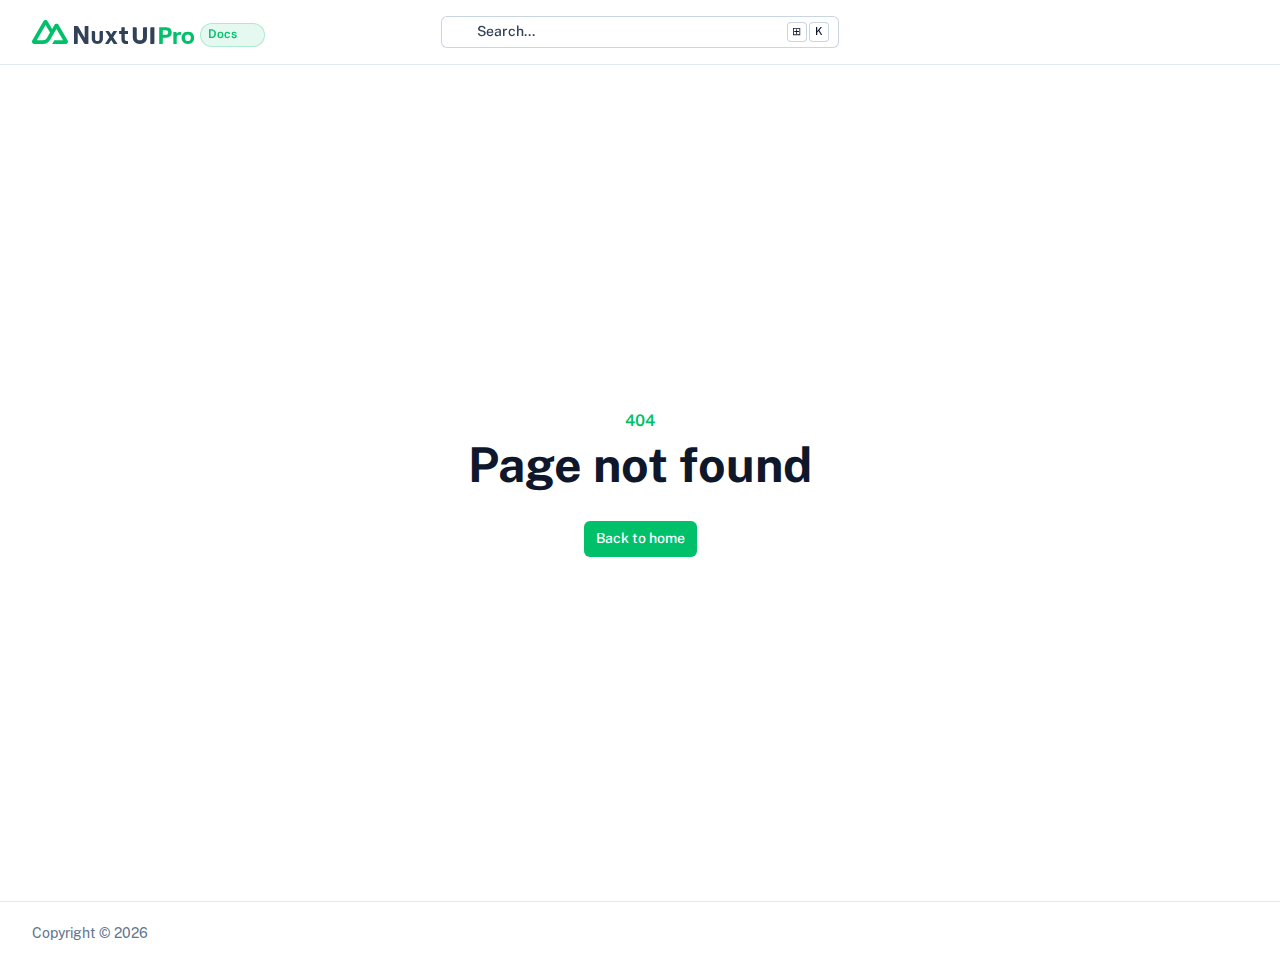
<file: 200.html>
<!DOCTYPE html><html  data-capo=""><head><meta charset="utf-8"><meta name="viewport" content="width=device-width, initial-scale=1"><link rel="stylesheet" href="/_nuxt/entry.Clw5lGz1.css" crossorigin><link rel="modulepreload" as="script" crossorigin href="/_nuxt/Hk4dX2zQ.js"><link rel="prefetch" as="style" crossorigin href="/_nuxt/index.hjkT_WWf.css"><link rel="prefetch" as="script" crossorigin href="/_nuxt/BYa4tl2B.js"><link rel="prefetch" as="script" crossorigin href="/_nuxt/Dw7N4xsQ.js"><link rel="prefetch" as="script" crossorigin href="/_nuxt/CzMX05fG.js"><link rel="prefetch" as="script" crossorigin href="/_nuxt/D2xKnkHZ.js"><link rel="prefetch" as="script" crossorigin href="/_nuxt/BjD-HfBW.js"><link rel="prefetch" as="script" crossorigin href="/_nuxt/C0rWt2QR.js"><script type="module" src="/_nuxt/Hk4dX2zQ.js" crossorigin></script><script>"use strict";(()=>{const t=window,e=document.documentElement,c=["dark","light"],n=getStorageValue("localStorage","nuxt-color-mode")||"system";let i=n==="system"?u():n;const r=e.getAttribute("data-color-mode-forced");r&&(i=r),l(i),t["__NUXT_COLOR_MODE__"]={preference:n,value:i,getColorScheme:u,addColorScheme:l,removeColorScheme:d};function l(o){const s=""+o+"",a="";e.classList?e.classList.add(s):e.className+=" "+s,a&&e.setAttribute("data-"+a,o)}function d(o){const s=""+o+"",a="";e.classList?e.classList.remove(s):e.className=e.className.replace(new RegExp(s,"g"),""),a&&e.removeAttribute("data-"+a)}function f(o){return t.matchMedia("(prefers-color-scheme"+o+")")}function u(){if(t.matchMedia&&f("").media!=="not all"){for(const o of c)if(f(":"+o).matches)return o}return"light"}})();function getStorageValue(t,e){switch(t){case"localStorage":return window.localStorage.getItem(e);case"sessionStorage":return window.sessionStorage.getItem(e);case"cookie":return getCookie(e);default:return null}}function getCookie(t){const c=("; "+window.document.cookie).split("; "+t+"=");if(c.length===2)return c.pop()?.split(";").shift()}</script></head><body><div id="__nuxt" class="isolate"></div><div id="teleports"></div><script>window.__NUXT_SITE_CONFIG__={_priority:{name:-10,env:-15},env:"production",name:"nuxt-ui-pro-template-docs"}</script><script type="application/json" data-nuxt-data="nuxt-app" data-ssr="false" id="__NUXT_DATA__">[{"prerenderedAt":1,"serverRendered":2},1740610468900,false]</script><script>window.__NUXT__={};window.__NUXT__.config={public:{content:{wsUrl:""},mdc:{components:{prose:true,map:{accordion:"ProseAccordion","accordion-item":"ProseAccordionItem",badge:"ProseBadge",callout:"ProseCallout",card:"ProseCard","card-group":"ProseCardGroup",caution:"ProseCaution","code-collapse":"ProseCodeCollapse","code-group":"ProseCodeGroup","code-icon":"ProseCodeIcon","code-preview":"ProseCodePreview","code-tree":"ProseCodeTree",collapsible:"ProseCollapsible",icon:"ProseIcon",kbd:"ProseKbd",note:"ProseNote",steps:"ProseSteps",tabs:"ProseTabs","tabs-item":"ProseTabsItem",tip:"ProseTip",warning:"ProseWarning"}},headings:{anchorLinks:{h1:false,h2:true,h3:true,h4:true,h5:false,h6:false}}},preview:{api:"https://api.nuxt.studio",iframeMessagingAllowedOrigins:""}},app:{baseURL:"/",buildId:"37bb18da-218e-4713-bf26-839d56f273e8",buildAssetsDir:"/_nuxt/",cdnURL:""}}</script></body></html>
</file>
<file: _nuxt/entry.Clw5lGz1.css>
@font-face{font-family:Public Sans;src:local("Public Sans Variable Italic"),url(../_fonts/ijwTs572Xtc6ZYQws9YVwnNDTJPax8s3JimW3w-sCERaUJl2X.woff2) format(woff2);font-display:swap;unicode-range:U+0102-0103,U+0110-0111,U+0128-0129,U+0168-0169,U+01A0-01A1,U+01AF-01B0,U+0300-0301,U+0303-0304,U+0308-0309,U+0323,U+0329,U+1EA0-1EF9,U+20AB;font-weight:100 900;font-style:italic}@font-face{font-family:"Public Sans Fallback: Arial";src:local("Arial");size-adjust:104.8675%;ascent-override:90.5905%;descent-override:21.4557%;line-gap-override:0%}@font-face{font-family:Public Sans;src:local("Public Sans Variable Italic"),url(../_fonts/ijwTs572Xtc6ZYQws9YVwnNDTJLax8s3JimW3w-00TsuLFl1k.woff2) format(woff2);font-display:swap;unicode-range:U+0100-02BA,U+02BD-02C5,U+02C7-02CC,U+02CE-02D7,U+02DD-02FF,U+0304,U+0308,U+0329,U+1D00-1DBF,U+1E00-1E9F,U+1EF2-1EFF,U+2020,U+20A0-20AB,U+20AD-20C0,U+2113,U+2C60-2C7F,U+A720-A7FF;font-weight:100 900;font-style:italic}@font-face{font-family:Public Sans;src:local("Public Sans Variable Italic"),url(../_fonts/ijwTs572Xtc6ZYQws9YVwnNDTJzax8s3Jik-axtdFxHmCA.woff2) format(woff2);font-display:swap;unicode-range:U+0000-00FF,U+0131,U+0152-0153,U+02BB-02BC,U+02C6,U+02DA,U+02DC,U+0304,U+0308,U+0329,U+2000-206F,U+20AC,U+2122,U+2191,U+2193,U+2212,U+2215,U+FEFF,U+FFFD;font-weight:100 900;font-style:italic}@font-face{font-family:Public Sans;src:local("Public Sans Variable"),url(../_fonts/ijwRs572Xtc6ZYQws9YVwnNJfJ7QwOk1Fig-lkVwxNJxNz.woff2) format(woff2);font-display:swap;unicode-range:U+0102-0103,U+0110-0111,U+0128-0129,U+0168-0169,U+01A0-01A1,U+01AF-01B0,U+0300-0301,U+0303-0304,U+0308-0309,U+0323,U+0329,U+1EA0-1EF9,U+20AB;font-weight:100 900;font-style:normal}@font-face{font-family:Public Sans;src:local("Public Sans Variable"),url(../_fonts/ijwRs572Xtc6ZYQws9YVwnNIfJ7QwOk1Fig-YaB7ezPpzS.woff2) format(woff2);font-display:swap;unicode-range:U+0100-02BA,U+02BD-02C5,U+02C7-02CC,U+02CE-02D7,U+02DD-02FF,U+0304,U+0308,U+0329,U+1D00-1DBF,U+1E00-1E9F,U+1EF2-1EFF,U+2020,U+20A0-20AB,U+20AD-20C0,U+2113,U+2C60-2C7F,U+A720-A7FF;font-weight:100 900;font-style:normal}@font-face{font-family:Public Sans;src:local("Public Sans Variable"),url(../_fonts/ijwRs572Xtc6ZYQws9YVwnNGfJ7QwOk1-XeAcsqe881.woff2) format(woff2);font-display:swap;unicode-range:U+0000-00FF,U+0131,U+0152-0153,U+02BB-02BC,U+02C6,U+02DA,U+02DC,U+0304,U+0308,U+0329,U+2000-206F,U+20AC,U+2122,U+2191,U+2193,U+2212,U+2215,U+FEFF,U+FFFD;font-weight:100 900;font-style:normal}@font-face{font-family:Public Sans;src:local("Public Sans Thin Italic"),url(../_fonts/ijwAs572Xtc6ZYQws9YVwnNDZpDyNjGolS673tpRgQcu-1BfhiQvIHl.woff) format(woff);font-display:swap;font-weight:100;font-style:italic}@font-face{font-family:Public Sans;src:local("Public Sans ExtraLight Italic"),url(../_fonts/ijwAs572Xtc6ZYQws9YVwnNDZpDyNjGolS673trRgAcu-IjTQUx6iQb.woff) format(woff);font-display:swap;font-weight:200;font-style:italic}@font-face{font-family:Public Sans;src:local("Public Sans Light Italic"),url(../_fonts/ijwAs572Xtc6ZYQws9YVwnNDZpDyNjGolS673toPgAcu-hCF8d9bnlJ.woff) format(woff);font-display:swap;font-weight:300;font-style:italic}@font-face{font-family:Public Sans;src:local("Public Sans Regular Italic"),local("Public Sans Italic"),url(../_fonts/ijwAs572Xtc6ZYQws9YVwnNDZpDyNjGolS673tpRgAcu-ucHmm4rERh.woff) format(woff);font-display:swap;font-weight:400;font-style:italic}@font-face{font-family:Public Sans;src:local("Public Sans Medium Italic"),url(../_fonts/ijwAs572Xtc6ZYQws9YVwnNDZpDyNjGolS673tpjgAcu-vj2DXQ1rSN.woff) format(woff);font-display:swap;font-weight:500;font-style:italic}@font-face{font-family:Public Sans;src:local("Public Sans SemiBold Italic"),url(../_fonts/ijwAs572Xtc6ZYQws9YVwnNDZpDyNjGolS673tqPhwcu-GhRoah9aYI.woff) format(woff);font-display:swap;font-weight:600;font-style:italic}@font-face{font-family:Public Sans;src:local("Public Sans Bold Italic"),url(../_fonts/ijwAs572Xtc6ZYQws9YVwnNDZpDyNjGolS673tq2hwcu-3uXVypHDSf.woff) format(woff);font-display:swap;font-weight:700;font-style:italic}@font-face{font-family:Public Sans;src:local("Public Sans ExtraBold Italic"),url(../_fonts/ijwAs572Xtc6ZYQws9YVwnNDZpDyNjGolS673trRhwcu-WbCRjRYl8x.woff) format(woff);font-display:swap;font-weight:800;font-style:italic}@font-face{font-family:Public Sans;src:local("Public Sans Black Italic"),url(../_fonts/ijwAs572Xtc6ZYQws9YVwnNDZpDyNjGolS673tr4hwcu-WtLRb9vgYJ.woff) format(woff);font-display:swap;font-weight:900;font-style:italic}@font-face{font-family:Public Sans;src:local("Public Sans Thin"),url(../_fonts/ijwGs572Xtc6ZYQws9YVwllKVG8qX1oyOymuFpi5wA-aeRLpua9RZ.woff) format(woff);font-display:swap;font-weight:100;font-style:normal}@font-face{font-family:Public Sans;src:local("Public Sans ExtraLight"),url(../_fonts/ijwGs572Xtc6ZYQws9YVwllKVG8qX1oyOymulpm5wA-yuTQLA8K24.woff) format(woff);font-display:swap;font-weight:200;font-style:normal}@font-face{font-family:Public Sans;src:local("Public Sans Light"),url(../_fonts/ijwGs572Xtc6ZYQws9YVwllKVG8qX1oyOymuSJm5wA-o2sscYTPjt.woff) format(woff);font-display:swap;font-weight:300;font-style:normal}@font-face{font-family:Public Sans;src:local("Public Sans Regular"),local("Public Sans"),url(../_fonts/ijwGs572Xtc6ZYQws9YVwllKVG8qX1oyOymuFpm5wA-Cva6Psy4xY.woff) format(woff);font-display:swap;font-weight:400;font-style:normal}@font-face{font-family:Public Sans;src:local("Public Sans Medium"),url(../_fonts/ijwGs572Xtc6ZYQws9YVwllKVG8qX1oyOymuJJm5wA-Pud58BMWd5.woff) format(woff);font-display:swap;font-weight:500;font-style:normal}@font-face{font-family:Public Sans;src:local("Public Sans SemiBold"),url(../_fonts/ijwGs572Xtc6ZYQws9YVwllKVG8qX1oyOymuyJ65wA-ZiOoaNJ5FR.woff) format(woff);font-display:swap;font-weight:600;font-style:normal}@font-face{font-family:Public Sans;src:local("Public Sans Bold"),url(../_fonts/ijwGs572Xtc6ZYQws9YVwllKVG8qX1oyOymu8Z65wA-pHcKT8Xdpf.woff) format(woff);font-display:swap;font-weight:700;font-style:normal}@font-face{font-family:Public Sans;src:local("Public Sans ExtraBold"),url(../_fonts/ijwGs572Xtc6ZYQws9YVwllKVG8qX1oyOymulp65wA-482ARGYL1z.woff) format(woff);font-display:swap;font-weight:800;font-style:normal}@font-face{font-family:Public Sans;src:local("Public Sans Black"),url(../_fonts/ijwGs572Xtc6ZYQws9YVwllKVG8qX1oyOymuv565wA-piSMXPa7RW.woff) format(woff);font-display:swap;font-weight:900;font-style:normal}/*! tailwindcss v4.0.7 | MIT License | https://tailwindcss.com */@layer theme{:host,:root{--font-sans:"Public Sans",sans-serif;--font-serif:ui-serif,Georgia,Cambria,"Times New Roman",Times,serif;--font-mono:ui-monospace,SFMono-Regular,Menlo,Monaco,Consolas,"Liberation Mono","Courier New",monospace;--color-red-50:oklch(.971 .013 17.38);--color-red-100:oklch(.936 .032 17.717);--color-red-200:oklch(.885 .062 18.334);--color-red-300:oklch(.808 .114 19.571);--color-red-400:oklch(.704 .191 22.216);--color-red-500:oklch(.637 .237 25.331);--color-red-600:oklch(.577 .245 27.325);--color-red-700:oklch(.505 .213 27.518);--color-red-800:oklch(.444 .177 26.899);--color-red-900:oklch(.396 .141 25.723);--color-red-950:oklch(.258 .092 26.042);--color-orange-50:oklch(.98 .016 73.684);--color-orange-100:oklch(.954 .038 75.164);--color-orange-200:oklch(.901 .076 70.697);--color-orange-300:oklch(.837 .128 66.29);--color-orange-400:oklch(.75 .183 55.934);--color-orange-500:oklch(.705 .213 47.604);--color-orange-600:oklch(.646 .222 41.116);--color-orange-700:oklch(.553 .195 38.402);--color-orange-800:oklch(.47 .157 37.304);--color-orange-900:oklch(.408 .123 38.172);--color-orange-950:oklch(.266 .079 36.259);--color-amber-50:oklch(.987 .022 95.277);--color-amber-100:oklch(.962 .059 95.617);--color-amber-200:oklch(.924 .12 95.746);--color-amber-300:oklch(.879 .169 91.605);--color-amber-400:oklch(.828 .189 84.429);--color-amber-500:oklch(.769 .188 70.08);--color-amber-600:oklch(.666 .179 58.318);--color-amber-700:oklch(.555 .163 48.998);--color-amber-800:oklch(.473 .137 46.201);--color-amber-900:oklch(.414 .112 45.904);--color-amber-950:oklch(.279 .077 45.635);--color-yellow-50:oklch(.987 .026 102.212);--color-yellow-100:oklch(.973 .071 103.193);--color-yellow-200:oklch(.945 .129 101.54);--color-yellow-300:oklch(.905 .182 98.111);--color-yellow-400:oklch(.852 .199 91.936);--color-yellow-500:oklch(.795 .184 86.047);--color-yellow-600:oklch(.681 .162 75.834);--color-yellow-700:oklch(.554 .135 66.442);--color-yellow-800:oklch(.476 .114 61.907);--color-yellow-900:oklch(.421 .095 57.708);--color-yellow-950:oklch(.286 .066 53.813);--color-lime-50:oklch(.986 .031 120.757);--color-lime-100:oklch(.967 .067 122.328);--color-lime-200:oklch(.938 .127 124.321);--color-lime-300:oklch(.897 .196 126.665);--color-lime-400:oklch(.841 .238 128.85);--color-lime-500:oklch(.768 .233 130.85);--color-lime-600:oklch(.648 .2 131.684);--color-lime-700:oklch(.532 .157 131.589);--color-lime-800:oklch(.453 .124 130.933);--color-lime-900:oklch(.405 .101 131.063);--color-lime-950:oklch(.274 .072 132.109);--color-green-50:#effdf5;--color-green-100:#d9fbe8;--color-green-200:#b3f5d1;--color-green-300:#75edae;--color-green-400:#00dc82;--color-green-500:#00c16a;--color-green-600:#00a155;--color-green-700:#007f45;--color-green-800:#016538;--color-green-900:#0a5331;--color-green-950:#052e16;--color-emerald-50:oklch(.979 .021 166.113);--color-emerald-100:oklch(.95 .052 163.051);--color-emerald-200:oklch(.905 .093 164.15);--color-emerald-300:oklch(.845 .143 164.978);--color-emerald-400:oklch(.765 .177 163.223);--color-emerald-500:oklch(.696 .17 162.48);--color-emerald-600:oklch(.596 .145 163.225);--color-emerald-700:oklch(.508 .118 165.612);--color-emerald-800:oklch(.432 .095 166.913);--color-emerald-900:oklch(.378 .077 168.94);--color-emerald-950:oklch(.262 .051 172.552);--color-teal-50:oklch(.984 .014 180.72);--color-teal-100:oklch(.953 .051 180.801);--color-teal-200:oklch(.91 .096 180.426);--color-teal-300:oklch(.855 .138 181.071);--color-teal-400:oklch(.777 .152 181.912);--color-teal-500:oklch(.704 .14 182.503);--color-teal-600:oklch(.6 .118 184.704);--color-teal-700:oklch(.511 .096 186.391);--color-teal-800:oklch(.437 .078 188.216);--color-teal-900:oklch(.386 .063 188.416);--color-teal-950:oklch(.277 .046 192.524);--color-cyan-50:oklch(.984 .019 200.873);--color-cyan-100:oklch(.956 .045 203.388);--color-cyan-200:oklch(.917 .08 205.041);--color-cyan-300:oklch(.865 .127 207.078);--color-cyan-400:oklch(.789 .154 211.53);--color-cyan-500:oklch(.715 .143 215.221);--color-cyan-600:oklch(.609 .126 221.723);--color-cyan-700:oklch(.52 .105 223.128);--color-cyan-800:oklch(.45 .085 224.283);--color-cyan-900:oklch(.398 .07 227.392);--color-cyan-950:oklch(.302 .056 229.695);--color-sky-50:oklch(.977 .013 236.62);--color-sky-100:oklch(.951 .026 236.824);--color-sky-200:oklch(.901 .058 230.902);--color-sky-300:oklch(.828 .111 230.318);--color-sky-400:oklch(.746 .16 232.661);--color-sky-500:oklch(.685 .169 237.323);--color-sky-600:oklch(.588 .158 241.966);--color-sky-700:oklch(.5 .134 242.749);--color-sky-800:oklch(.443 .11 240.79);--color-sky-900:oklch(.391 .09 240.876);--color-sky-950:oklch(.293 .066 243.157);--color-blue-50:oklch(.97 .014 254.604);--color-blue-100:oklch(.932 .032 255.585);--color-blue-200:oklch(.882 .059 254.128);--color-blue-300:oklch(.809 .105 251.813);--color-blue-400:oklch(.707 .165 254.624);--color-blue-500:oklch(.623 .214 259.815);--color-blue-600:oklch(.546 .245 262.881);--color-blue-700:oklch(.488 .243 264.376);--color-blue-800:oklch(.424 .199 265.638);--color-blue-900:oklch(.379 .146 265.522);--color-blue-950:oklch(.282 .091 267.935);--color-indigo-50:oklch(.962 .018 272.314);--color-indigo-100:oklch(.93 .034 272.788);--color-indigo-200:oklch(.87 .065 274.039);--color-indigo-300:oklch(.785 .115 274.713);--color-indigo-400:oklch(.673 .182 276.935);--color-indigo-500:oklch(.585 .233 277.117);--color-indigo-600:oklch(.511 .262 276.966);--color-indigo-700:oklch(.457 .24 277.023);--color-indigo-800:oklch(.398 .195 277.366);--color-indigo-900:oklch(.359 .144 278.697);--color-indigo-950:oklch(.257 .09 281.288);--color-violet-50:oklch(.969 .016 293.756);--color-violet-100:oklch(.943 .029 294.588);--color-violet-200:oklch(.894 .057 293.283);--color-violet-300:oklch(.811 .111 293.571);--color-violet-400:oklch(.702 .183 293.541);--color-violet-500:oklch(.606 .25 292.717);--color-violet-600:oklch(.541 .281 293.009);--color-violet-700:oklch(.491 .27 292.581);--color-violet-800:oklch(.432 .232 292.759);--color-violet-900:oklch(.38 .189 293.745);--color-violet-950:oklch(.283 .141 291.089);--color-purple-50:oklch(.977 .014 308.299);--color-purple-100:oklch(.946 .033 307.174);--color-purple-200:oklch(.902 .063 306.703);--color-purple-300:oklch(.827 .119 306.383);--color-purple-400:oklch(.714 .203 305.504);--color-purple-500:oklch(.627 .265 303.9);--color-purple-600:oklch(.558 .288 302.321);--color-purple-700:oklch(.496 .265 301.924);--color-purple-800:oklch(.438 .218 303.724);--color-purple-900:oklch(.381 .176 304.987);--color-purple-950:oklch(.291 .149 302.717);--color-fuchsia-50:oklch(.977 .017 320.058);--color-fuchsia-100:oklch(.952 .037 318.852);--color-fuchsia-200:oklch(.903 .076 319.62);--color-fuchsia-300:oklch(.833 .145 321.434);--color-fuchsia-400:oklch(.74 .238 322.16);--color-fuchsia-500:oklch(.667 .295 322.15);--color-fuchsia-600:oklch(.591 .293 322.896);--color-fuchsia-700:oklch(.518 .253 323.949);--color-fuchsia-800:oklch(.452 .211 324.591);--color-fuchsia-900:oklch(.401 .17 325.612);--color-fuchsia-950:oklch(.293 .136 325.661);--color-pink-50:oklch(.971 .014 343.198);--color-pink-100:oklch(.948 .028 342.258);--color-pink-200:oklch(.899 .061 343.231);--color-pink-300:oklch(.823 .12 346.018);--color-pink-400:oklch(.718 .202 349.761);--color-pink-500:oklch(.656 .241 354.308);--color-pink-600:oklch(.592 .249 .584);--color-pink-700:oklch(.525 .223 3.958);--color-pink-800:oklch(.459 .187 3.815);--color-pink-900:oklch(.408 .153 2.432);--color-pink-950:oklch(.284 .109 3.907);--color-rose-50:oklch(.969 .015 12.422);--color-rose-100:oklch(.941 .03 12.58);--color-rose-200:oklch(.892 .058 10.001);--color-rose-300:oklch(.81 .117 11.638);--color-rose-400:oklch(.712 .194 13.428);--color-rose-500:oklch(.645 .246 16.439);--color-rose-600:oklch(.586 .253 17.585);--color-rose-700:oklch(.514 .222 16.935);--color-rose-800:oklch(.455 .188 13.697);--color-rose-900:oklch(.41 .159 10.272);--color-rose-950:oklch(.271 .105 12.094);--color-slate-50:oklch(.984 .003 247.858);--color-slate-100:oklch(.968 .007 247.896);--color-slate-200:oklch(.929 .013 255.508);--color-slate-300:oklch(.869 .022 252.894);--color-slate-400:oklch(.704 .04 256.788);--color-slate-500:oklch(.554 .046 257.417);--color-slate-600:oklch(.446 .043 257.281);--color-slate-700:oklch(.372 .044 257.287);--color-slate-800:oklch(.279 .041 260.031);--color-slate-900:oklch(.208 .042 265.755);--color-slate-950:oklch(.129 .042 264.695);--color-gray-50:oklch(.985 .002 247.839);--color-gray-100:oklch(.967 .003 264.542);--color-gray-200:oklch(.928 .006 264.531);--color-gray-300:oklch(.872 .01 258.338);--color-gray-400:oklch(.707 .022 261.325);--color-gray-500:oklch(.551 .027 264.364);--color-gray-600:oklch(.446 .03 256.802);--color-gray-700:oklch(.373 .034 259.733);--color-gray-800:oklch(.278 .033 256.848);--color-gray-900:oklch(.21 .034 264.665);--color-gray-950:oklch(.13 .028 261.692);--color-zinc-50:oklch(.985 0 0);--color-zinc-100:oklch(.967 .001 286.375);--color-zinc-200:oklch(.92 .004 286.32);--color-zinc-300:oklch(.871 .006 286.286);--color-zinc-400:oklch(.705 .015 286.067);--color-zinc-500:oklch(.552 .016 285.938);--color-zinc-600:oklch(.442 .017 285.786);--color-zinc-700:oklch(.37 .013 285.805);--color-zinc-800:oklch(.274 .006 286.033);--color-zinc-900:oklch(.21 .006 285.885);--color-zinc-950:oklch(.141 .005 285.823);--color-neutral-50:var(--ui-color-neutral-50);--color-neutral-100:var(--ui-color-neutral-100);--color-neutral-200:var(--ui-color-neutral-200);--color-neutral-300:var(--ui-color-neutral-300);--color-neutral-400:var(--ui-color-neutral-400);--color-neutral-500:var(--ui-color-neutral-500);--color-neutral-600:var(--ui-color-neutral-600);--color-neutral-700:var(--ui-color-neutral-700);--color-neutral-800:var(--ui-color-neutral-800);--color-neutral-900:var(--ui-color-neutral-900);--color-neutral-950:var(--ui-color-neutral-950);--color-stone-50:oklch(.985 .001 106.423);--color-stone-100:oklch(.97 .001 106.424);--color-stone-200:oklch(.923 .003 48.717);--color-stone-300:oklch(.869 .005 56.366);--color-stone-400:oklch(.709 .01 56.259);--color-stone-500:oklch(.553 .013 58.071);--color-stone-600:oklch(.444 .011 73.639);--color-stone-700:oklch(.374 .01 67.558);--color-stone-800:oklch(.268 .007 34.298);--color-stone-900:oklch(.216 .006 56.043);--color-stone-950:oklch(.147 .004 49.25);--color-black:#000;--color-white:#fff;--spacing:.25rem;--breakpoint-sm:40rem;--breakpoint-md:48rem;--breakpoint-lg:64rem;--breakpoint-xl:80rem;--breakpoint-2xl:96rem;--container-3xs:16rem;--container-2xs:18rem;--container-xs:20rem;--container-sm:24rem;--container-md:28rem;--container-lg:32rem;--container-xl:36rem;--container-2xl:42rem;--container-3xl:48rem;--container-4xl:56rem;--container-5xl:64rem;--container-6xl:72rem;--container-7xl:80rem;--text-xs:.75rem;--text-xs--line-height:1.33333;--text-sm:.875rem;--text-sm--line-height:1.42857;--text-base:1rem;--text-base--line-height:1.5;--text-lg:1.125rem;--text-lg--line-height:1.55556;--text-xl:1.25rem;--text-xl--line-height:1.4;--text-2xl:1.5rem;--text-2xl--line-height:1.33333;--text-3xl:1.875rem;--text-3xl--line-height:1.2;--text-4xl:2.25rem;--text-4xl--line-height:1.11111;--text-5xl:3rem;--text-5xl--line-height:1;--text-6xl:3.75rem;--text-6xl--line-height:1;--text-7xl:4.5rem;--text-7xl--line-height:1;--text-8xl:6rem;--text-8xl--line-height:1;--text-9xl:8rem;--text-9xl--line-height:1;--font-weight-thin:100;--font-weight-extralight:200;--font-weight-light:300;--font-weight-normal:400;--font-weight-medium:500;--font-weight-semibold:600;--font-weight-bold:700;--font-weight-extrabold:800;--font-weight-black:900;--tracking-tighter:-.05em;--tracking-tight:-.025em;--tracking-normal:0em;--tracking-wide:.025em;--tracking-wider:.05em;--tracking-widest:.1em;--leading-tight:1.25;--leading-snug:1.375;--leading-normal:1.5;--leading-relaxed:1.625;--leading-loose:2;--radius-xs:.125rem;--radius-sm:.25rem;--radius-md:.375rem;--radius-lg:.5rem;--radius-xl:.75rem;--radius-2xl:1rem;--radius-3xl:1.5rem;--radius-4xl:2rem;--shadow-2xs:0 1px #0000000d;--shadow-xs:0 1px 2px 0 #0000000d;--shadow-sm:0 1px 3px 0 #0000001a,0 1px 2px -1px #0000001a;--shadow-md:0 4px 6px -1px #0000001a,0 2px 4px -2px #0000001a;--shadow-lg:0 10px 15px -3px #0000001a,0 4px 6px -4px #0000001a;--shadow-xl:0 20px 25px -5px #0000001a,0 8px 10px -6px #0000001a;--shadow-2xl:0 25px 50px -12px #00000040;--inset-shadow-2xs:inset 0 1px #0000000d;--inset-shadow-xs:inset 0 1px 1px #0000000d;--inset-shadow-sm:inset 0 2px 4px #0000000d;--drop-shadow-xs:0 1px 1px #0000000d;--drop-shadow-sm:0 1px 2px #00000026;--drop-shadow-md:0 3px 3px #0000001f;--drop-shadow-lg:0 4px 4px #00000026;--drop-shadow-xl:0 9px 7px #0000001a;--drop-shadow-2xl:0 25px 25px #00000026;--ease-in:cubic-bezier(.4,0,1,1);--ease-out:cubic-bezier(0,0,.2,1);--ease-in-out:cubic-bezier(.4,0,.2,1);--animate-spin:spin 1s linear infinite;--animate-ping:ping 1s cubic-bezier(0,0,.2,1)infinite;--animate-pulse:pulse 2s cubic-bezier(.4,0,.6,1)infinite;--animate-bounce:bounce 1s infinite;--blur-xs:4px;--blur-sm:8px;--blur-md:12px;--blur-lg:16px;--blur-xl:24px;--blur-2xl:40px;--blur-3xl:64px;--perspective-dramatic:100px;--perspective-near:300px;--perspective-normal:500px;--perspective-midrange:800px;--perspective-distant:1200px;--aspect-video:16/9;--default-transition-duration:.15s;--default-transition-timing-function:cubic-bezier(.4,0,.2,1);--default-font-family:var(--font-sans);--default-font-feature-settings:var(--font-sans--font-feature-settings);--default-font-variation-settings:var(--font-sans--font-variation-settings);--default-mono-font-family:var(--font-mono);--default-mono-font-feature-settings:var(--font-mono--font-feature-settings);--default-mono-font-variation-settings:var(--font-mono--font-variation-settings);--color-old-neutral-50:oklch(.985 0 0);--color-old-neutral-100:oklch(.97 0 0);--color-old-neutral-200:oklch(.922 0 0);--color-old-neutral-300:oklch(.87 0 0);--color-old-neutral-400:oklch(.708 0 0);--color-old-neutral-500:oklch(.556 0 0);--color-old-neutral-600:oklch(.439 0 0);--color-old-neutral-700:oklch(.371 0 0);--color-old-neutral-800:oklch(.269 0 0);--color-old-neutral-900:oklch(.205 0 0);--color-old-neutral-950:oklch(.145 0 0);--color-primary-50:var(--ui-color-primary-50);--color-primary-100:var(--ui-color-primary-100);--color-primary-200:var(--ui-color-primary-200);--color-primary-300:var(--ui-color-primary-300);--color-primary-400:var(--ui-color-primary-400);--color-primary-500:var(--ui-color-primary-500);--color-primary-600:var(--ui-color-primary-600);--color-primary-700:var(--ui-color-primary-700);--color-primary-800:var(--ui-color-primary-800);--color-primary-900:var(--ui-color-primary-900);--color-primary-950:var(--ui-color-primary-950);--color-secondary-50:var(--ui-color-secondary-50);--color-secondary-100:var(--ui-color-secondary-100);--color-secondary-200:var(--ui-color-secondary-200);--color-secondary-300:var(--ui-color-secondary-300);--color-secondary-400:var(--ui-color-secondary-400);--color-secondary-500:var(--ui-color-secondary-500);--color-secondary-600:var(--ui-color-secondary-600);--color-secondary-700:var(--ui-color-secondary-700);--color-secondary-800:var(--ui-color-secondary-800);--color-secondary-900:var(--ui-color-secondary-900);--color-secondary-950:var(--ui-color-secondary-950);--color-success-50:var(--ui-color-success-50);--color-success-100:var(--ui-color-success-100);--color-success-200:var(--ui-color-success-200);--color-success-300:var(--ui-color-success-300);--color-success-400:var(--ui-color-success-400);--color-success-500:var(--ui-color-success-500);--color-success-600:var(--ui-color-success-600);--color-success-700:var(--ui-color-success-700);--color-success-800:var(--ui-color-success-800);--color-success-900:var(--ui-color-success-900);--color-success-950:var(--ui-color-success-950);--color-info-50:var(--ui-color-info-50);--color-info-100:var(--ui-color-info-100);--color-info-200:var(--ui-color-info-200);--color-info-300:var(--ui-color-info-300);--color-info-400:var(--ui-color-info-400);--color-info-500:var(--ui-color-info-500);--color-info-600:var(--ui-color-info-600);--color-info-700:var(--ui-color-info-700);--color-info-800:var(--ui-color-info-800);--color-info-900:var(--ui-color-info-900);--color-info-950:var(--ui-color-info-950);--color-warning-50:var(--ui-color-warning-50);--color-warning-100:var(--ui-color-warning-100);--color-warning-200:var(--ui-color-warning-200);--color-warning-300:var(--ui-color-warning-300);--color-warning-400:var(--ui-color-warning-400);--color-warning-500:var(--ui-color-warning-500);--color-warning-600:var(--ui-color-warning-600);--color-warning-700:var(--ui-color-warning-700);--color-warning-800:var(--ui-color-warning-800);--color-warning-900:var(--ui-color-warning-900);--color-warning-950:var(--ui-color-warning-950);--color-error-50:var(--ui-color-error-50);--color-error-100:var(--ui-color-error-100);--color-error-200:var(--ui-color-error-200);--color-error-300:var(--ui-color-error-300);--color-error-400:var(--ui-color-error-400);--color-error-500:var(--ui-color-error-500);--color-error-600:var(--ui-color-error-600);--color-error-700:var(--ui-color-error-700);--color-error-800:var(--ui-color-error-800);--color-error-900:var(--ui-color-error-900);--color-error-950:var(--ui-color-error-950)}}@layer base{*,::backdrop,:after,:before{border:0 solid;box-sizing:border-box;margin:0;padding:0}::file-selector-button{border:0 solid;box-sizing:border-box;margin:0;padding:0}:host,html{-webkit-text-size-adjust:100%;font-family:var(--default-font-family,ui-sans-serif,system-ui,sans-serif,"Apple Color Emoji","Segoe UI Emoji","Segoe UI Symbol","Noto Color Emoji");font-feature-settings:var(--default-font-feature-settings,normal);font-variation-settings:var(--default-font-variation-settings,normal);line-height:1.5;-moz-tab-size:4;-o-tab-size:4;tab-size:4;-webkit-tap-highlight-color:transparent}body{line-height:inherit}hr{border-top-width:1px;color:inherit;height:0}abbr:where([title]){-webkit-text-decoration:underline dotted;text-decoration:underline dotted}h1,h2,h3,h4,h5,h6{font-size:inherit;font-weight:inherit}a{color:inherit;-webkit-text-decoration:inherit;text-decoration:inherit}b,strong{font-weight:bolder}code,kbd,pre,samp{font-family:var(--default-mono-font-family,ui-monospace,SFMono-Regular,Menlo,Monaco,Consolas,"Liberation Mono","Courier New",monospace);font-feature-settings:var(--default-mono-font-feature-settings,normal);font-size:1em;font-variation-settings:var(--default-mono-font-variation-settings,normal)}small{font-size:80%}sub,sup{font-size:75%;line-height:0;position:relative;vertical-align:baseline}sub{bottom:-.25em}sup{top:-.5em}table{border-collapse:collapse;border-color:inherit;text-indent:0}:-moz-focusring{outline:auto}progress{vertical-align:baseline}summary{display:list-item}menu,ol,ul{list-style:none}audio,canvas,embed,iframe,img,object,svg,video{display:block;vertical-align:middle}img,video{height:auto;max-width:100%}button,input,optgroup,select,textarea{background-color:#0000;border-radius:0;color:inherit;font:inherit;font-feature-settings:inherit;font-variation-settings:inherit;letter-spacing:inherit;opacity:1}::file-selector-button{background-color:#0000;border-radius:0;color:inherit;font:inherit;font-feature-settings:inherit;font-variation-settings:inherit;letter-spacing:inherit;opacity:1}:where(select:is([multiple],[size])) optgroup{font-weight:bolder}:where(select:is([multiple],[size])) optgroup option{padding-inline-start:20px}::file-selector-button{margin-inline-end:4px}::-moz-placeholder{color:color-mix(in oklab,currentColor 50%,transparent);opacity:1}::placeholder{color:color-mix(in oklab,currentColor 50%,transparent);opacity:1}textarea{resize:vertical}::-webkit-search-decoration{-webkit-appearance:none}::-webkit-date-and-time-value{min-height:1lh;text-align:inherit}::-webkit-datetime-edit{display:inline-flex}::-webkit-datetime-edit-fields-wrapper{padding:0}::-webkit-datetime-edit,::-webkit-datetime-edit-year-field{padding-block:0}::-webkit-datetime-edit-day-field,::-webkit-datetime-edit-month-field{padding-block:0}::-webkit-datetime-edit-hour-field,::-webkit-datetime-edit-minute-field{padding-block:0}::-webkit-datetime-edit-millisecond-field,::-webkit-datetime-edit-second-field{padding-block:0}::-webkit-datetime-edit-meridiem-field{padding-block:0}:-moz-ui-invalid{box-shadow:none}button,input:where([type=button],[type=reset],[type=submit]){-webkit-appearance:button;-moz-appearance:button;appearance:button}::file-selector-button{-webkit-appearance:button;-moz-appearance:button;appearance:button}::-webkit-inner-spin-button,::-webkit-outer-spin-button{height:auto}[hidden]:where(:not([hidden=until-found])){display:none!important}body{background-color:var(--ui-bg);color:var(--ui-text);-webkit-font-smoothing:antialiased;-moz-osx-font-smoothing:grayscale;color-scheme:light}body:where(.dark,.dark *){color-scheme:dark}.light,:root{--ui-text-dimmed:var(--ui-color-neutral-400);--ui-text-muted:var(--ui-color-neutral-500);--ui-text-toned:var(--ui-color-neutral-600);--ui-text:var(--ui-color-neutral-700);--ui-text-highlighted:var(--ui-color-neutral-900);--ui-bg:var(--color-white);--ui-bg-muted:var(--ui-color-neutral-50);--ui-bg-elevated:var(--ui-color-neutral-100);--ui-bg-accented:var(--ui-color-neutral-200);--ui-bg-inverted:var(--ui-color-neutral-900);--ui-border:var(--ui-color-neutral-200);--ui-border-muted:var(--ui-color-neutral-200);--ui-border-accented:var(--ui-color-neutral-300);--ui-border-inverted:var(--ui-color-neutral-900);--ui-radius:var(--radius-sm);--ui-container:var(--container-7xl)}.dark{--ui-text-dimmed:var(--ui-color-neutral-500);--ui-text-muted:var(--ui-color-neutral-400);--ui-text-toned:var(--ui-color-neutral-300);--ui-text:var(--ui-color-neutral-200);--ui-text-highlighted:var(--color-white);--ui-bg:var(--ui-color-neutral-900);--ui-bg-muted:var(--ui-color-neutral-800);--ui-bg-elevated:var(--ui-color-neutral-800);--ui-bg-accented:var(--ui-color-neutral-700);--ui-bg-inverted:var(--color-white);--ui-border:var(--ui-color-neutral-800);--ui-border-muted:var(--ui-color-neutral-700);--ui-border-accented:var(--ui-color-neutral-700);--ui-border-inverted:var(--color-white)}:root{--ui-header-height:calc(var(--spacing)*16)}}@layer components;@layer utilities{.pointer-events-auto{pointer-events:auto}.pointer-events-none{pointer-events:none}.collapse{visibility:collapse}.visible{visibility:visible}.absolute{position:absolute}.fixed{position:fixed}.relative{position:relative}.static{position:static}.sticky{position:sticky}.inset-0{inset:calc(var(--spacing)*0)}.inset-x-0{inset-inline:calc(var(--spacing)*0)}.inset-x-1{inset-inline:calc(var(--spacing)*1)}.inset-x-4{inset-inline:calc(var(--spacing)*4)}.inset-x-px{inset-inline:1px}.inset-y-0{inset-block:calc(var(--spacing)*0)}.inset-y-1{inset-block:calc(var(--spacing)*1)}.inset-y-2{inset-block:calc(var(--spacing)*2)}.inset-y-4{inset-block:calc(var(--spacing)*4)}.-start-px{inset-inline-start:-1px}.start-0{inset-inline-start:calc(var(--spacing)*0)}.end-0{inset-inline-end:calc(var(--spacing)*0)}.end-4{inset-inline-end:calc(var(--spacing)*4)}.-top-8{top:calc(var(--spacing)*-8)}.top-0{top:calc(var(--spacing)*0)}.top-0\.5{top:calc(var(--spacing)*.5)}.top-1{top:calc(var(--spacing)*1)}.top-1\/2{top:50%}.top-2{top:calc(var(--spacing)*2)}.top-4{top:calc(var(--spacing)*4)}.top-\[11px\]{top:11px}.top-\[160px\]{top:160px}.top-\[250px\]{top:250px}.top-\[calc\(var\(--ui-header-height\)\+1px\)\]{top:calc(var(--ui-header-height) + 1px)}.right-0{right:calc(var(--spacing)*0)}.right-2{right:calc(var(--spacing)*2)}.right-4{right:calc(var(--spacing)*4)}.right-5{right:calc(var(--spacing)*5)}.right-8{right:calc(var(--spacing)*8)}.right-\[-100\%\]{right:-100%}.right-\[11px\]{right:11px}.right-\[90px\]{right:90px}.right-\[190px\]{right:190px}.-bottom-px{bottom:-1px}.bottom-0{bottom:calc(var(--spacing)*0)}.bottom-4{bottom:calc(var(--spacing)*4)}.bottom-5{bottom:calc(var(--spacing)*5)}.bottom-12{bottom:calc(var(--spacing)*12)}.bottom-px{bottom:1px}.left-0{left:calc(var(--spacing)*0)}.left-1\/2{left:50%}.left-4{left:calc(var(--spacing)*4)}.isolate{isolation:isolate}.z-\(--index\){z-index:var(--index)}.z-50{z-index:50}.z-\[-1\]{z-index:-1}.z-\[1\]{z-index:1}.z-\[100\]{z-index:100}.order-first{order:-9999}.order-last{order:9999}.\!container{width:100%!important}@media (width>=40rem){.\!container{max-width:40rem!important}}@media (width>=48rem){.\!container{max-width:48rem!important}}@media (width>=64rem){.\!container{max-width:64rem!important}}@media (width>=80rem){.\!container{max-width:80rem!important}}@media (width>=96rem){.\!container{max-width:96rem!important}}.container{width:100%}@media (width>=40rem){.container{max-width:40rem}}@media (width>=48rem){.container{max-width:48rem}}@media (width>=64rem){.container{max-width:64rem}}@media (width>=80rem){.container{max-width:80rem}}@media (width>=96rem){.container{max-width:96rem}}.m-0{margin:calc(var(--spacing)*0)}.-mx-1{margin-inline:calc(var(--spacing)*-1)}.-mx-2\.5{margin-inline:calc(var(--spacing)*-2.5)}.-mx-4{margin-inline:calc(var(--spacing)*-4)}.mx-3{margin-inline:calc(var(--spacing)*3)}.mx-auto{margin-inline:auto}.my-1{margin-block:calc(var(--spacing)*1)}.my-1\.5{margin-block:calc(var(--spacing)*1.5)}.my-2{margin-block:calc(var(--spacing)*2)}.my-5{margin-block:calc(var(--spacing)*5)}.my-12{margin-block:calc(var(--spacing)*12)}.-ms-1\.5{margin-inline-start:calc(var(--spacing)*-1.5)}.-ms-8{margin-inline-start:calc(var(--spacing)*-8)}.-ms-px{margin-inline-start:-1px}.ms-2\.5{margin-inline-start:calc(var(--spacing)*2.5)}.ms-3{margin-inline-start:calc(var(--spacing)*3)}.ms-4{margin-inline-start:calc(var(--spacing)*4)}.ms-4\.5{margin-inline-start:calc(var(--spacing)*4.5)}.ms-5{margin-inline-start:calc(var(--spacing)*5)}.ms-auto{margin-inline-start:auto}.-me-1\.5{margin-inline-end:calc(var(--spacing)*-1.5)}.me-1\.5{margin-inline-end:calc(var(--spacing)*1.5)}.\!mt-6{margin-top:calc(var(--spacing)*6)!important}.-mt-1\.5{margin-top:calc(var(--spacing)*-1.5)}.-mt-8{margin-top:calc(var(--spacing)*-8)}.mt-1{margin-top:calc(var(--spacing)*1)}.mt-2{margin-top:calc(var(--spacing)*2)}.mt-2\.5{margin-top:calc(var(--spacing)*2.5)}.mt-3{margin-top:calc(var(--spacing)*3)}.mt-4{margin-top:calc(var(--spacing)*4)}.mt-6{margin-top:calc(var(--spacing)*6)}.mt-8{margin-top:calc(var(--spacing)*8)}.mt-10{margin-top:calc(var(--spacing)*10)}.mt-12{margin-top:calc(var(--spacing)*12)}.mt-16{margin-top:calc(var(--spacing)*16)}.mt-24{margin-top:calc(var(--spacing)*24)}.mt-auto{margin-top:auto}.mr-3{margin-right:calc(var(--spacing)*3)}.mr-4{margin-right:calc(var(--spacing)*4)}.-mb-\[6px\]{margin-bottom:-6px}.-mb-px{margin-bottom:-1px}.mb-0{margin-bottom:calc(var(--spacing)*0)}.mb-1{margin-bottom:calc(var(--spacing)*1)}.mb-2{margin-bottom:calc(var(--spacing)*2)}.mb-2\.5{margin-bottom:calc(var(--spacing)*2.5)}.mb-3{margin-bottom:calc(var(--spacing)*3)}.mb-4{margin-bottom:calc(var(--spacing)*4)}.mb-6{margin-bottom:calc(var(--spacing)*6)}.mb-8{margin-bottom:calc(var(--spacing)*8)}.mb-24{margin-bottom:calc(var(--spacing)*24)}.mb-\[30px\]{margin-bottom:30px}.mb-auto{margin-bottom:auto}.ml-2{margin-left:calc(var(--spacing)*2)}.ml-4{margin-left:calc(var(--spacing)*4)}.line-clamp-2{-webkit-line-clamp:2;-webkit-box-orient:vertical;display:-webkit-box;overflow:hidden}.\!contents{display:contents!important}.\!grid{display:grid!important}.\!table{display:table!important}.block{display:block}.contents{display:contents}.flex{display:flex}.grid{display:grid}.hidden{display:none}.inline{display:inline}.inline-block{display:inline-block}.inline-flex{display:inline-flex}.inline-grid{display:inline-grid}.table{display:table}.size-3{height:calc(var(--spacing)*3);width:calc(var(--spacing)*3)}.size-4{height:calc(var(--spacing)*4);width:calc(var(--spacing)*4)}.size-5{height:calc(var(--spacing)*5);width:calc(var(--spacing)*5)}.size-6{height:calc(var(--spacing)*6);width:calc(var(--spacing)*6)}.size-7{height:calc(var(--spacing)*7);width:calc(var(--spacing)*7)}.size-8{height:calc(var(--spacing)*8);width:calc(var(--spacing)*8)}.size-9{height:calc(var(--spacing)*9);width:calc(var(--spacing)*9)}.size-10{height:calc(var(--spacing)*10);width:calc(var(--spacing)*10)}.size-11{height:calc(var(--spacing)*11);width:calc(var(--spacing)*11)}.size-12{height:calc(var(--spacing)*12);width:calc(var(--spacing)*12)}.h-\(--indicator-size\){height:var(--indicator-size)}.h-\(--reka-tabs-indicator-size\){height:var(--reka-tabs-indicator-size)}.h-\(--ui-header-height\){height:var(--ui-header-height)}.h-1{height:calc(var(--spacing)*1)}.h-1\.5{height:calc(var(--spacing)*1.5)}.h-4{height:calc(var(--spacing)*4)}.h-5{height:calc(var(--spacing)*5)}.h-6{height:calc(var(--spacing)*6)}.h-7{height:calc(var(--spacing)*7)}.h-8{height:calc(var(--spacing)*8)}.h-12{height:calc(var(--spacing)*12)}.h-16{height:calc(var(--spacing)*16)}.h-\[4px\]{height:4px}.h-\[5px\]{height:5px}.h-\[6px\]{height:6px}.h-\[7px\]{height:7px}.h-\[8px\]{height:8px}.h-\[9px\]{height:9px}.h-\[10px\]{height:10px}.h-\[11px\]{height:11px}.h-\[12px\]{height:12px}.h-\[100px\]{height:100px}.h-auto{height:auto}.h-full{height:100%}.h-px{height:1px}.max-h-\[96\%\]{max-height:96%}.max-h-\[calc\(100vh-2rem\)\]{max-height:calc(100vh - 2rem)}.max-h-\[calc\(100vh-var\(--ui-header-height\)\)\]{max-height:calc(100vh - var(--ui-header-height))}.max-h-full{max-height:100%}.min-h-0{min-height:calc(var(--spacing)*0)}.min-h-\[calc\(100vh-var\(--ui-header-height\)\)\]{min-height:calc(100vh - var(--ui-header-height))}.w-\(--reka-dropdown-menu-trigger-width\){width:var(--reka-dropdown-menu-trigger-width)}.w-\(--reka-tabs-indicator-size\){width:var(--reka-tabs-indicator-size)}.w-0{width:calc(var(--spacing)*0)}.w-1\.5{width:calc(var(--spacing)*1.5)}.w-7{width:calc(var(--spacing)*7)}.w-12{width:calc(var(--spacing)*12)}.w-\[100px\]{width:100px}.w-\[600px\]{width:600px}.w-\[calc\(100\%-2rem\)\]{width:calc(100% - 2rem)}.w-\[calc\(100vw-2rem\)\]{width:calc(100vw - 2rem)}.w-auto{width:auto}.w-full{width:100%}.w-px{width:1px}.max-w-\(--ui-container\){max-width:var(--ui-container)}.max-w-3xl{max-width:var(--container-3xl)}.max-w-\[65\%\]{max-width:65%}.max-w-\[700px\]{max-width:700px}.max-w-\[calc\(100\%-2rem\)\]{max-width:calc(100% - 2rem)}.max-w-lg{max-width:var(--container-lg)}.max-w-md{max-width:var(--container-md)}.min-w-0{min-width:calc(var(--spacing)*0)}.min-w-32{min-width:calc(var(--spacing)*32)}.min-w-\[4px\]{min-width:4px}.min-w-\[5px\]{min-width:5px}.min-w-\[6px\]{min-width:6px}.min-w-\[7px\]{min-width:7px}.min-w-\[8px\]{min-width:8px}.min-w-\[9px\]{min-width:9px}.min-w-\[10px\]{min-width:10px}.min-w-\[11px\]{min-width:11px}.min-w-\[12px\]{min-width:12px}.min-w-\[16px\]{min-width:16px}.min-w-\[20px\]{min-width:20px}.min-w-\[24px\]{min-width:24px}.flex-1{flex:1}.shrink-0{flex-shrink:0}.grow{flex-grow:1}.border-separate{border-collapse:separate}.border-spacing-0{--tw-border-spacing-x:calc(var(--spacing)*0);--tw-border-spacing-y:calc(var(--spacing)*0);border-spacing:var(--tw-border-spacing-x)var(--tw-border-spacing-y)}.-translate-x-1\/2{--tw-translate-x:-50%}.-translate-x-1\/2,.-translate-y-1\/2{translate:var(--tw-translate-x)var(--tw-translate-y)}.-translate-y-1\/2{--tw-translate-y:-50%}.translate-x-\(--reka-tabs-indicator-position\){--tw-translate-x:var(--reka-tabs-indicator-position);translate:var(--tw-translate-x)var(--tw-translate-y)}.translate-x-1\/2{--tw-translate-x:50%;translate:var(--tw-translate-x)var(--tw-translate-y)}.translate-y-\(--indicator-position\){--tw-translate-y:var(--indicator-position);translate:var(--tw-translate-x)var(--tw-translate-y)}.translate-y-\(--reka-tabs-indicator-position\){--tw-translate-y:var(--reka-tabs-indicator-position);translate:var(--tw-translate-x)var(--tw-translate-y)}.translate-y-1\/2{--tw-translate-y:50%;translate:var(--tw-translate-x)var(--tw-translate-y)}.rotate-180{rotate:180deg}.transform{transform:var(--tw-rotate-x)var(--tw-rotate-y)var(--tw-rotate-z)var(--tw-skew-x)var(--tw-skew-y)}.transform-\(--transform\){transform:var(--transform)}.animate-spin{animation:var(--animate-spin)}.cursor-not-allowed{cursor:not-allowed}.cursor-pointer{cursor:pointer}.resize{resize:both}.scroll-mt-\[calc\(24px\+45px\+var\(--ui-header-height\)\)\]{scroll-margin-top:calc(69px + var(--ui-header-height))}.scroll-mt-\[calc\(32px\+45px\+var\(--ui-header-height\)\)\]{scroll-margin-top:calc(77px + var(--ui-header-height))}.scroll-mt-\[calc\(45px\+var\(--ui-header-height\)\)\]{scroll-margin-top:calc(45px + var(--ui-header-height))}.scroll-mt-\[calc\(48px\+45px\+var\(--ui-header-height\)\)\]{scroll-margin-top:calc(93px + var(--ui-header-height))}.scroll-py-1{scroll-padding-block:calc(var(--spacing)*1)}.list-decimal{list-style-type:decimal}.list-disc{list-style-type:disc}.flex-col{flex-direction:column}.flex-col-reverse{flex-direction:column-reverse}.flex-row{flex-direction:row}.flex-row-reverse{flex-direction:row-reverse}.flex-wrap{flex-wrap:wrap}.items-center{align-items:center}.items-end{align-items:flex-end}.items-start{align-items:flex-start}.justify-between{justify-content:space-between}.justify-center{justify-content:center}.justify-end{justify-content:flex-end}.justify-start{justify-content:flex-start}.gap-0\.5{gap:calc(var(--spacing)*.5)}.gap-1{gap:calc(var(--spacing)*1)}.gap-1\.5{gap:calc(var(--spacing)*1.5)}.gap-2{gap:calc(var(--spacing)*2)}.gap-2\.5{gap:calc(var(--spacing)*2.5)}.gap-3{gap:calc(var(--spacing)*3)}.gap-4{gap:calc(var(--spacing)*4)}.gap-5{gap:calc(var(--spacing)*5)}.gap-6{gap:calc(var(--spacing)*6)}.gap-8{gap:calc(var(--spacing)*8)}.gap-16{gap:calc(var(--spacing)*16)}.gap-x-1\.5{-moz-column-gap:calc(var(--spacing)*1.5);column-gap:calc(var(--spacing)*1.5)}.gap-x-6{-moz-column-gap:calc(var(--spacing)*6);column-gap:calc(var(--spacing)*6)}:where(.space-y-6>:not(:last-child)){--tw-space-y-reverse:0;margin-block-end:calc(var(--spacing)*6*(1 - var(--tw-space-y-reverse)));margin-block-start:calc(var(--spacing)*6*var(--tw-space-y-reverse))}:where(.space-y-12>:not(:last-child)){--tw-space-y-reverse:0;margin-block-end:calc(var(--spacing)*12*(1 - var(--tw-space-y-reverse)));margin-block-start:calc(var(--spacing)*12*var(--tw-space-y-reverse))}.gap-y-3{row-gap:calc(var(--spacing)*3)}:where(.space-x-1>:not(:last-child)){--tw-space-x-reverse:0;margin-inline-end:calc(var(--spacing)*1*(1 - var(--tw-space-x-reverse)));margin-inline-start:calc(var(--spacing)*1*var(--tw-space-x-reverse))}:where(.divide-y>:not(:last-child)){--tw-divide-y-reverse:0;border-bottom-style:var(--tw-border-style);border-bottom-width:calc(1px*(1 - var(--tw-divide-y-reverse)));border-top-style:var(--tw-border-style);border-top-width:calc(1px*var(--tw-divide-y-reverse))}:where(.divide-\(--ui-border\)>:not(:last-child)){border-color:var(--ui-border)}.truncate{text-overflow:ellipsis;white-space:nowrap}.overflow-hidden,.truncate{overflow:hidden}.overflow-x-auto{overflow-x:auto}.overflow-y-auto{overflow-y:auto}.rounded{border-radius:.25rem}.rounded-\(--ui-radius\){border-radius:var(--ui-radius)}.rounded-\[0\.25rem\]{border-radius:.25rem}.rounded-\[calc\(var\(--ui-radius\)\)\]{border-radius:calc(var(--ui-radius))}.rounded-\[calc\(var\(--ui-radius\)\*1\.5\)\]{border-radius:calc(var(--ui-radius)*1.5)}.rounded-\[calc\(var\(--ui-radius\)\*2\)\]{border-radius:calc(var(--ui-radius)*2)}.rounded-\[calc\(var\(--ui-radius\)\*3\)\]{border-radius:calc(var(--ui-radius)*3)}.rounded-\[calc\(var\(--ui-radius\)\/2\)\]{border-radius:calc(var(--ui-radius)/2)}.rounded-\[inherit\]{border-radius:inherit}.rounded-full{border-radius:3.40282e+38px}.rounded-l-\[calc\(var\(--ui-radius\)\*2\)\]{border-bottom-left-radius:calc(var(--ui-radius)*2);border-top-left-radius:calc(var(--ui-radius)*2)}.rounded-t-\[calc\(var\(--ui-radius\)\*1\.5\)\]{border-top-left-radius:calc(var(--ui-radius)*1.5);border-top-right-radius:calc(var(--ui-radius)*1.5)}.rounded-t-\[calc\(var\(--ui-radius\)\*2\)\]{border-top-left-radius:calc(var(--ui-radius)*2);border-top-right-radius:calc(var(--ui-radius)*2)}.rounded-r-\[calc\(var\(--ui-radius\)\*2\)\]{border-bottom-right-radius:calc(var(--ui-radius)*2);border-top-right-radius:calc(var(--ui-radius)*2)}.rounded-b-\[calc\(var\(--ui-radius\)\*1\.5\)\]{border-bottom-left-radius:calc(var(--ui-radius)*1.5);border-bottom-right-radius:calc(var(--ui-radius)*1.5)}.rounded-b-\[calc\(var\(--ui-radius\)\*2\)\]{border-bottom-left-radius:calc(var(--ui-radius)*2);border-bottom-right-radius:calc(var(--ui-radius)*2)}.rounded-b-none{border-bottom-left-radius:0;border-bottom-right-radius:0}.border{border-style:var(--tw-border-style);border-width:1px}.border-0{border-style:var(--tw-border-style);border-width:0}.border-2{border-style:var(--tw-border-style);border-width:2px}.border-\[12px\]{border-style:var(--tw-border-style);border-width:12px}.border-s{border-inline-start-style:var(--tw-border-style);border-inline-start-width:1px}.border-s-4{border-inline-start-style:var(--tw-border-style);border-inline-start-width:4px}.border-s-\[2px\]{border-inline-start-style:var(--tw-border-style);border-inline-start-width:2px}.border-s-\[3px\]{border-inline-start-style:var(--tw-border-style);border-inline-start-width:3px}.border-s-\[4px\]{border-inline-start-style:var(--tw-border-style);border-inline-start-width:4px}.border-s-\[5px\]{border-inline-start-style:var(--tw-border-style);border-inline-start-width:5px}.border-e{border-inline-end-style:var(--tw-border-style);border-inline-end-width:1px}.border-t{border-top-style:var(--tw-border-style);border-top-width:1px}.border-t-\[2px\]{border-top-style:var(--tw-border-style);border-top-width:2px}.border-t-\[3px\]{border-top-style:var(--tw-border-style);border-top-width:3px}.border-t-\[4px\]{border-top-style:var(--tw-border-style);border-top-width:4px}.border-t-\[5px\]{border-top-style:var(--tw-border-style);border-top-width:5px}.border-b{border-bottom-style:var(--tw-border-style);border-bottom-width:1px}.border-b-0{border-bottom-style:var(--tw-border-style);border-bottom-width:0}.border-dashed{--tw-border-style:dashed;border-style:dashed}.border-dotted{--tw-border-style:dotted;border-style:dotted}.border-solid{--tw-border-style:solid;border-style:solid}.border-\(--ui-border\){border-color:var(--ui-border)}.border-\(--ui-border-accented\){border-color:var(--ui-border-accented)}.border-\(--ui-border-muted\){border-color:var(--ui-border-muted)}.border-\(--ui-error\){border-color:var(--ui-error)}.border-\(--ui-error\)\/25{border-color:color-mix(in oklab,var(--ui-error)25%,transparent)}.border-\(--ui-info\){border-color:var(--ui-info)}.border-\(--ui-info\)\/25{border-color:color-mix(in oklab,var(--ui-info)25%,transparent)}.border-\(--ui-primary\){border-color:var(--ui-primary)}.border-\(--ui-primary\)\/25{border-color:color-mix(in oklab,var(--ui-primary)25%,transparent)}.border-\(--ui-secondary\){border-color:var(--ui-secondary)}.border-\(--ui-secondary\)\/25{border-color:color-mix(in oklab,var(--ui-secondary)25%,transparent)}.border-\(--ui-success\){border-color:var(--ui-success)}.border-\(--ui-success\)\/25{border-color:color-mix(in oklab,var(--ui-success)25%,transparent)}.border-\(--ui-warning\){border-color:var(--ui-warning)}.border-\(--ui-warning\)\/25{border-color:color-mix(in oklab,var(--ui-warning)25%,transparent)}.border-blue-500{border-color:var(--color-blue-500)}.border-transparent{border-color:#0000}.border-white{border-color:var(--color-white)}.bg-\(--ui-bg\){background-color:var(--ui-bg)}.bg-\(--ui-bg\)\/75{background-color:color-mix(in oklab,var(--ui-bg)75%,transparent)}.bg-\(--ui-bg-accented\){background-color:var(--ui-bg-accented)}.bg-\(--ui-bg-accented\)\/50{background-color:color-mix(in oklab,var(--ui-bg-accented)50%,transparent)}.bg-\(--ui-bg-elevated\){background-color:var(--ui-bg-elevated)}.bg-\(--ui-bg-elevated\)\/50{background-color:color-mix(in oklab,var(--ui-bg-elevated)50%,transparent)}.bg-\(--ui-bg-elevated\)\/75{background-color:color-mix(in oklab,var(--ui-bg-elevated)75%,transparent)}.bg-\(--ui-bg-inverted\){background-color:var(--ui-bg-inverted)}.bg-\(--ui-bg-muted\){background-color:var(--ui-bg-muted)}.bg-\(--ui-border\){background-color:var(--ui-border)}.bg-\(--ui-error\){background-color:var(--ui-error)}.bg-\(--ui-error\)\/10{background-color:color-mix(in oklab,var(--ui-error)10%,transparent)}.bg-\(--ui-info\){background-color:var(--ui-info)}.bg-\(--ui-info\)\/10{background-color:color-mix(in oklab,var(--ui-info)10%,transparent)}.bg-\(--ui-primary\){background-color:var(--ui-primary)}.bg-\(--ui-primary\)\/10{background-color:color-mix(in oklab,var(--ui-primary)10%,transparent)}.bg-\(--ui-primary\)\/15{background-color:color-mix(in oklab,var(--ui-primary)15%,transparent)}.bg-\(--ui-secondary\){background-color:var(--ui-secondary)}.bg-\(--ui-secondary\)\/10{background-color:color-mix(in oklab,var(--ui-secondary)10%,transparent)}.bg-\(--ui-success\){background-color:var(--ui-success)}.bg-\(--ui-success\)\/10{background-color:color-mix(in oklab,var(--ui-success)10%,transparent)}.bg-\(--ui-text-muted\){background-color:var(--ui-text-muted)}.bg-\(--ui-warning\){background-color:var(--ui-warning)}.bg-\(--ui-warning\)\/10{background-color:color-mix(in oklab,var(--ui-warning)10%,transparent)}.bg-\[\#020420\]{background-color:#020420}.bg-\[\#212121\]{background-color:#212121}.bg-\[\#ECDC5A\]{background-color:#ecdc5a}.bg-gray-50{background-color:var(--color-gray-50)}.bg-gray-900{background-color:var(--color-gray-900)}.bg-neutral-900{background-color:var(--color-neutral-900)}.bg-sky-50{background-color:var(--color-sky-50)}.bg-slate-900{background-color:var(--color-slate-900)}.bg-transparent{background-color:#0000}.bg-white{background-color:var(--color-white)}.bg-yellow-50{background-color:var(--color-yellow-50)}.bg-gradient-to-b{--tw-gradient-position:to bottom in oklab}.bg-gradient-to-b,.bg-gradient-to-t{background-image:linear-gradient(var(--tw-gradient-stops))}.bg-gradient-to-t{--tw-gradient-position:to top in oklab}.from-\(--ui-bg\){--tw-gradient-from:var(--ui-bg);--tw-gradient-stops:var(--tw-gradient-via-stops,var(--tw-gradient-position),var(--tw-gradient-from)var(--tw-gradient-from-position),var(--tw-gradient-to)var(--tw-gradient-to-position))}.from-\(--ui-bg-muted\){--tw-gradient-from:var(--ui-bg-muted);--tw-gradient-stops:var(--tw-gradient-via-stops,var(--tw-gradient-position),var(--tw-gradient-from)var(--tw-gradient-from-position),var(--tw-gradient-to)var(--tw-gradient-to-position))}.bg-center{background-position:50%}.fill-\(--ui-border\){fill:var(--ui-border)}.object-cover{-o-object-fit:cover;object-fit:cover}.p-0{padding:calc(var(--spacing)*0)}.p-0\.5{padding:calc(var(--spacing)*.5)}.p-1{padding:calc(var(--spacing)*1)}.p-1\.5{padding:calc(var(--spacing)*1.5)}.p-2{padding:calc(var(--spacing)*2)}.p-4{padding:calc(var(--spacing)*4)}.p-5{padding:calc(var(--spacing)*5)}.p-8{padding:calc(var(--spacing)*8)}.p-20{padding:calc(var(--spacing)*20)}.p-\[60px\]{padding:60px}.px-1{padding-inline:calc(var(--spacing)*1)}.px-1\.5{padding-inline:calc(var(--spacing)*1.5)}.px-2{padding-inline:calc(var(--spacing)*2)}.px-2\.5{padding-inline:calc(var(--spacing)*2.5)}.px-3{padding-inline:calc(var(--spacing)*3)}.px-4{padding-inline:calc(var(--spacing)*4)}.px-6{padding-inline:calc(var(--spacing)*6)}.px-20{padding-inline:calc(var(--spacing)*20)}.px-\[6\.75rem\]{padding-inline:6.75rem}.py-0\.5{padding-block:calc(var(--spacing)*.5)}.py-1{padding-block:calc(var(--spacing)*1)}.py-1\.5{padding-block:calc(var(--spacing)*1.5)}.py-2{padding-block:calc(var(--spacing)*2)}.py-3{padding-block:calc(var(--spacing)*3)}.py-3\.5{padding-block:calc(var(--spacing)*3.5)}.py-5{padding-block:calc(var(--spacing)*5)}.py-6{padding-block:calc(var(--spacing)*6)}.py-8{padding-block:calc(var(--spacing)*8)}.py-12{padding-block:calc(var(--spacing)*12)}.py-16{padding-block:calc(var(--spacing)*16)}.py-24{padding-block:calc(var(--spacing)*24)}.ps-1\.5{padding-inline-start:calc(var(--spacing)*1.5)}.ps-2{padding-inline-start:calc(var(--spacing)*2)}.ps-2\.5{padding-inline-start:calc(var(--spacing)*2.5)}.ps-3{padding-inline-start:calc(var(--spacing)*3)}.ps-4{padding-inline-start:calc(var(--spacing)*4)}.ps-6{padding-inline-start:calc(var(--spacing)*6)}.ps-7{padding-inline-start:calc(var(--spacing)*7)}.ps-8{padding-inline-start:calc(var(--spacing)*8)}.ps-9{padding-inline-start:calc(var(--spacing)*9)}.ps-10{padding-inline-start:calc(var(--spacing)*10)}.ps-11{padding-inline-start:calc(var(--spacing)*11)}.pe-2{padding-inline-end:calc(var(--spacing)*2)}.pe-2\.5{padding-inline-end:calc(var(--spacing)*2.5)}.pe-3{padding-inline-end:calc(var(--spacing)*3)}.pe-7{padding-inline-end:calc(var(--spacing)*7)}.pe-8{padding-inline-end:calc(var(--spacing)*8)}.pe-9{padding-inline-end:calc(var(--spacing)*9)}.pe-10{padding-inline-end:calc(var(--spacing)*10)}.pe-11{padding-inline-end:calc(var(--spacing)*11)}.pt-4{padding-top:calc(var(--spacing)*4)}.pt-\[60px\]{padding-top:60px}.pr-10{padding-right:calc(var(--spacing)*10)}.pb-2\.5{padding-bottom:calc(var(--spacing)*2.5)}.pb-3\.5{padding-bottom:calc(var(--spacing)*3.5)}.pb-10{padding-bottom:calc(var(--spacing)*10)}.pb-24{padding-bottom:calc(var(--spacing)*24)}.pb-\[70px\]{padding-bottom:70px}.pl-2{padding-left:calc(var(--spacing)*2)}.pl-\[100px\]{padding-left:100px}.text-center{text-align:center}.text-left{text-align:left}.text-right{text-align:right}.text-start{text-align:start}.align-middle{vertical-align:middle}.align-sub{vertical-align:sub}.align-text-top{vertical-align:text-top}.align-top{vertical-align:top}.font-mono{font-family:var(--font-mono)}.font-sans{font-family:var(--font-sans)}.text-2xl{font-size:var(--text-2xl);line-height:var(--tw-leading,var(--text-2xl--line-height))}.text-3xl{font-size:var(--text-3xl);line-height:var(--tw-leading,var(--text-3xl--line-height))}.text-4xl{font-size:var(--text-4xl);line-height:var(--tw-leading,var(--text-4xl--line-height))}.text-5xl{font-size:var(--text-5xl);line-height:var(--tw-leading,var(--text-5xl--line-height))}.text-7xl{font-size:var(--text-7xl);line-height:var(--tw-leading,var(--text-7xl--line-height))}.text-8xl{font-size:var(--text-8xl);line-height:var(--tw-leading,var(--text-8xl--line-height))}.text-base{font-size:var(--text-base);line-height:var(--tw-leading,var(--text-base--line-height))}.text-lg{font-size:var(--text-lg);line-height:var(--tw-leading,var(--text-lg--line-height))}.text-sm{font-size:var(--text-sm);line-height:var(--tw-leading,var(--text-sm--line-height))}.text-xl{font-size:var(--text-xl);line-height:var(--tw-leading,var(--text-xl--line-height))}.text-xs{font-size:var(--text-xs);line-height:var(--tw-leading,var(--text-xs--line-height))}.text-\[8px\]\/3{font-size:8px;line-height:calc(var(--spacing)*3)}.text-\[10px\]\/3{font-size:10px;line-height:calc(var(--spacing)*3)}.text-sm\/6{font-size:var(--text-sm);line-height:calc(var(--spacing)*6)}.text-\[4px\]{font-size:4px}.text-\[5px\]{font-size:5px}.text-\[6px\]{font-size:6px}.text-\[7px\]{font-size:7px}.text-\[8px\]{font-size:8px}.text-\[9px\]{font-size:9px}.text-\[10px\]{font-size:10px}.text-\[11px\]{font-size:11px}.text-\[12px\]{font-size:12px}.text-\[15px\]{font-size:15px}.text-\[22px\]{font-size:22px}.text-\[24px\]{font-size:24px}.text-\[32px\]{font-size:32px}.text-\[35px\]{font-size:35px}.text-\[40px\]{font-size:40px}.text-\[60px\]{font-size:60px}.text-\[75px\]{font-size:75px}.text-\[80px\]{font-size:80px}.text-\[120px\]{font-size:120px}.text-\[200px\]{font-size:200px}.leading-7{--tw-leading:calc(var(--spacing)*7);line-height:calc(var(--spacing)*7)}.leading-\[60px\]{--tw-leading:60px;line-height:60px}.leading-none{--tw-leading:1;line-height:1}.leading-tight{--tw-leading:var(--leading-tight);line-height:var(--leading-tight)}.font-black{--tw-font-weight:var(--font-weight-black);font-weight:var(--font-weight-black)}.font-bold{--tw-font-weight:var(--font-weight-bold);font-weight:var(--font-weight-bold)}.font-medium{--tw-font-weight:var(--font-weight-medium);font-weight:var(--font-weight-medium)}.font-normal{--tw-font-weight:var(--font-weight-normal);font-weight:var(--font-weight-normal)}.font-semibold{--tw-font-weight:var(--font-weight-semibold);font-weight:var(--font-weight-semibold)}.tracking-tight{--tw-tracking:var(--tracking-tight);letter-spacing:var(--tracking-tight)}.text-balance{text-wrap:balance}.text-pretty{text-wrap:pretty}.break-words{overflow-wrap:break-word}.whitespace-nowrap{white-space:nowrap}.whitespace-pre-wrap{white-space:pre-wrap}.text-\(--ui-bg\){color:var(--ui-bg)}.text-\(--ui-color-error-600\){color:var(--ui-color-error-600)}.text-\(--ui-color-info-600\){color:var(--ui-color-info-600)}.text-\(--ui-color-primary-600\){color:var(--ui-color-primary-600)}.text-\(--ui-color-secondary-600\){color:var(--ui-color-secondary-600)}.text-\(--ui-color-success-600\){color:var(--ui-color-success-600)}.text-\(--ui-color-warning-600\){color:var(--ui-color-warning-600)}.text-\(--ui-error\){color:var(--ui-error)}.text-\(--ui-error\)\/75{color:color-mix(in oklab,var(--ui-error)75%,transparent)}.text-\(--ui-info\){color:var(--ui-info)}.text-\(--ui-info\)\/75{color:color-mix(in oklab,var(--ui-info)75%,transparent)}.text-\(--ui-primary\){color:var(--ui-primary)}.text-\(--ui-primary\)\/75{color:color-mix(in oklab,var(--ui-primary)75%,transparent)}.text-\(--ui-secondary\){color:var(--ui-secondary)}.text-\(--ui-secondary\)\/75{color:color-mix(in oklab,var(--ui-secondary)75%,transparent)}.text-\(--ui-success\){color:var(--ui-success)}.text-\(--ui-success\)\/75{color:color-mix(in oklab,var(--ui-success)75%,transparent)}.text-\(--ui-text\){color:var(--ui-text)}.text-\(--ui-text-dimmed\){color:var(--ui-text-dimmed)}.text-\(--ui-text-highlighted\){color:var(--ui-text-highlighted)}.text-\(--ui-text-muted\){color:var(--ui-text-muted)}.text-\(--ui-text-toned\){color:var(--ui-text-toned)}.text-\(--ui-warning\){color:var(--ui-warning)}.text-\(--ui-warning\)\/75{color:color-mix(in oklab,var(--ui-warning)75%,transparent)}.text-\[\#00DC82\]{color:#00dc82}.text-\[\#E4E4E7\]{color:#e4e4e7}.text-\[\#FEC476\]{color:#fec476}.text-gray-200{color:var(--color-gray-200)}.text-gray-300{color:var(--color-gray-300)}.text-gray-500{color:var(--color-gray-500)}.text-gray-600{color:var(--color-gray-600)}.text-gray-700{color:var(--color-gray-700)}.text-gray-900{color:var(--color-gray-900)}.text-white{color:var(--color-white)}.capitalize{text-transform:capitalize}.lowercase{text-transform:lowercase}.uppercase{text-transform:uppercase}.italic{font-style:italic}.opacity-0{opacity:0}.opacity-10{opacity:.1}.opacity-75{opacity:.75}.ring{--tw-ring-shadow:var(--tw-ring-inset,)0 0 0 calc(1px + var(--tw-ring-offset-width))var(--tw-ring-color,currentColor)}.ring,.shadow{box-shadow:var(--tw-inset-shadow),var(--tw-inset-ring-shadow),var(--tw-ring-offset-shadow),var(--tw-ring-shadow),var(--tw-shadow)}.shadow{--tw-shadow:0 1px 3px 0 var(--tw-shadow-color,#0000001a),0 1px 2px -1px var(--tw-shadow-color,#0000001a)}.shadow-lg{--tw-shadow:0 10px 15px -3px var(--tw-shadow-color,#0000001a),0 4px 6px -4px var(--tw-shadow-color,#0000001a)}.shadow-lg,.shadow-xs{box-shadow:var(--tw-inset-shadow),var(--tw-inset-ring-shadow),var(--tw-ring-offset-shadow),var(--tw-ring-shadow),var(--tw-shadow)}.shadow-xs{--tw-shadow:0 1px 2px 0 var(--tw-shadow-color,#0000000d)}.ring-\(--ui-bg\){--tw-ring-color:var(--ui-bg)}.ring-\(--ui-border\){--tw-ring-color:var(--ui-border)}.ring-\(--ui-border-accented\){--tw-ring-color:var(--ui-border-accented)}.ring-\(--ui-border-inverted\){--tw-ring-color:var(--ui-border-inverted)}.ring-\(--ui-error\){--tw-ring-color:var(--ui-error)}.ring-\(--ui-error\)\/25{--tw-ring-color:color-mix(in oklab,var(--ui-error)25%,transparent)}.ring-\(--ui-error\)\/50{--tw-ring-color:color-mix(in oklab,var(--ui-error)50%,transparent)}.ring-\(--ui-info\){--tw-ring-color:var(--ui-info)}.ring-\(--ui-info\)\/25{--tw-ring-color:color-mix(in oklab,var(--ui-info)25%,transparent)}.ring-\(--ui-info\)\/50{--tw-ring-color:color-mix(in oklab,var(--ui-info)50%,transparent)}.ring-\(--ui-primary\){--tw-ring-color:var(--ui-primary)}.ring-\(--ui-primary\)\/25{--tw-ring-color:color-mix(in oklab,var(--ui-primary)25%,transparent)}.ring-\(--ui-primary\)\/50{--tw-ring-color:color-mix(in oklab,var(--ui-primary)50%,transparent)}.ring-\(--ui-secondary\){--tw-ring-color:var(--ui-secondary)}.ring-\(--ui-secondary\)\/25{--tw-ring-color:color-mix(in oklab,var(--ui-secondary)25%,transparent)}.ring-\(--ui-secondary\)\/50{--tw-ring-color:color-mix(in oklab,var(--ui-secondary)50%,transparent)}.ring-\(--ui-success\){--tw-ring-color:var(--ui-success)}.ring-\(--ui-success\)\/25{--tw-ring-color:color-mix(in oklab,var(--ui-success)25%,transparent)}.ring-\(--ui-success\)\/50{--tw-ring-color:color-mix(in oklab,var(--ui-success)50%,transparent)}.ring-\(--ui-warning\){--tw-ring-color:var(--ui-warning)}.ring-\(--ui-warning\)\/25{--tw-ring-color:color-mix(in oklab,var(--ui-warning)25%,transparent)}.ring-\(--ui-warning\)\/50{--tw-ring-color:color-mix(in oklab,var(--ui-warning)50%,transparent)}.outline{outline-style:var(--tw-outline-style);outline-width:1px}.blur{--tw-blur:blur(8px);filter:var(--tw-blur,)var(--tw-brightness,)var(--tw-contrast,)var(--tw-grayscale,)var(--tw-hue-rotate,)var(--tw-invert,)var(--tw-saturate,)var(--tw-sepia,)var(--tw-drop-shadow,)}.\!filter{filter:var(--tw-blur,)var(--tw-brightness,)var(--tw-contrast,)var(--tw-grayscale,)var(--tw-hue-rotate,)var(--tw-invert,)var(--tw-saturate,)var(--tw-sepia,)var(--tw-drop-shadow,)!important}.filter{filter:var(--tw-blur,)var(--tw-brightness,)var(--tw-contrast,)var(--tw-grayscale,)var(--tw-hue-rotate,)var(--tw-invert,)var(--tw-saturate,)var(--tw-sepia,)var(--tw-drop-shadow,)}.backdrop-blur{--tw-backdrop-blur:blur(8px)}.backdrop-blur,.backdrop-filter{-webkit-backdrop-filter:var(--tw-backdrop-blur,)var(--tw-backdrop-brightness,)var(--tw-backdrop-contrast,)var(--tw-backdrop-grayscale,)var(--tw-backdrop-hue-rotate,)var(--tw-backdrop-invert,)var(--tw-backdrop-opacity,)var(--tw-backdrop-saturate,)var(--tw-backdrop-sepia,);backdrop-filter:var(--tw-backdrop-blur,)var(--tw-backdrop-brightness,)var(--tw-backdrop-contrast,)var(--tw-backdrop-grayscale,)var(--tw-backdrop-hue-rotate,)var(--tw-backdrop-invert,)var(--tw-backdrop-opacity,)var(--tw-backdrop-saturate,)var(--tw-backdrop-sepia,)}.\!transition{transition-duration:var(--tw-duration,var(--default-transition-duration))!important;transition-property:color,background-color,border-color,outline-color,text-decoration-color,fill,stroke,--tw-gradient-from,--tw-gradient-via,--tw-gradient-to,opacity,box-shadow,transform,translate,scale,rotate,filter,-webkit-backdrop-filter,backdrop-filter!important;transition-timing-function:var(--tw-ease,var(--default-transition-timing-function))!important}.transition{transition-duration:var(--tw-duration,var(--default-transition-duration));transition-property:color,background-color,border-color,outline-color,text-decoration-color,fill,stroke,--tw-gradient-from,--tw-gradient-via,--tw-gradient-to,opacity,box-shadow,transform,translate,scale,rotate,filter,-webkit-backdrop-filter,backdrop-filter;transition-timing-function:var(--tw-ease,var(--default-transition-timing-function))}.transition-\[color\,translate\]{transition-duration:var(--tw-duration,var(--default-transition-duration));transition-property:color,translate;transition-timing-function:var(--tw-ease,var(--default-transition-timing-function))}.transition-\[transform\,translate\,height\]{transition-duration:var(--tw-duration,var(--default-transition-duration));transition-property:transform,translate,height;transition-timing-function:var(--tw-ease,var(--default-transition-timing-function))}.transition-\[translate\,height\]{transition-duration:var(--tw-duration,var(--default-transition-duration));transition-property:translate,height;transition-timing-function:var(--tw-ease,var(--default-transition-timing-function))}.transition-\[translate\,width\]{transition-duration:var(--tw-duration,var(--default-transition-duration));transition-property:translate,width;transition-timing-function:var(--tw-ease,var(--default-transition-timing-function))}.transition-colors{transition-duration:var(--tw-duration,var(--default-transition-duration));transition-property:color,background-color,border-color,outline-color,text-decoration-color,fill,stroke,--tw-gradient-from,--tw-gradient-via,--tw-gradient-to;transition-timing-function:var(--tw-ease,var(--default-transition-timing-function))}.transition-transform{transition-duration:var(--tw-duration,var(--default-transition-duration));transition-property:transform,translate,scale,rotate;transition-timing-function:var(--tw-ease,var(--default-transition-timing-function))}.duration-200{--tw-duration:.2s;transition-duration:.2s}.ease-in-out{--tw-ease:var(--ease-in-out);transition-timing-function:var(--ease-in-out)}.ease-out{--tw-ease:var(--ease-out);transition-timing-function:var(--ease-out)}.\[counter-reset\:step\]{counter-reset:step}.outline-none{--tw-outline-style:none;outline-style:none}.ring-inset{--tw-ring-inset:inset}.select-none{-webkit-user-select:none;-moz-user-select:none;user-select:none}:is(.\*\:not-first\:\!static>*):not(:first-child){position:static!important}:is(.\*\:not-first\:\!my-0>*):not(:first-child){margin-block:calc(var(--spacing)*0)!important}.group-not-last\:group-not-first\:rounded-none:is(:where(.group):not(:last-child) *):is(:where(.group):not(:first-child) *),.not-last\:not-first\:rounded-none:not(:last-child):not(:first-child){border-radius:0}.group-not-only\:group-first\:rounded-e-none:is(:where(.group):not(:only-child) *):is(:where(.group):first-child *){border-end-end-radius:0;border-start-end-radius:0}.group-not-only\:group-first\:rounded-b-none:is(:where(.group):not(:only-child) *):is(:where(.group):first-child *){border-bottom-left-radius:0;border-bottom-right-radius:0}.group-not-only\:group-last\:rounded-s-none:is(:where(.group):not(:only-child) *):is(:where(.group):last-child *){border-end-start-radius:0;border-start-start-radius:0}.group-not-only\:group-last\:rounded-t-none:is(:where(.group):not(:only-child) *):is(:where(.group):last-child *){border-top-left-radius:0;border-top-right-radius:0}@media (hover:hover){.group-hover\:bg-\(--ui-primary\)\/10:is(:where(.group):hover *){background-color:color-mix(in oklab,var(--ui-primary)10%,transparent)}.group-hover\:text-\(--ui-error\):is(:where(.group):hover *){color:var(--ui-error)}.group-hover\:text-\(--ui-info\):is(:where(.group):hover *){color:var(--ui-info)}.group-hover\:text-\(--ui-primary\):is(:where(.group):hover *){color:var(--ui-primary)}.group-hover\:text-\(--ui-secondary\):is(:where(.group):hover *){color:var(--ui-secondary)}.group-hover\:text-\(--ui-success\):is(:where(.group):hover *){color:var(--ui-success)}.group-hover\:text-\(--ui-text\):is(:where(.group):hover *){color:var(--ui-text)}.group-hover\:text-\(--ui-text-highlighted\):is(:where(.group):hover *){color:var(--ui-text-highlighted)}.group-hover\:text-\(--ui-warning\):is(:where(.group):hover *){color:var(--ui-warning)}.group-hover\:opacity-100:is(:where(.group):hover *){opacity:1}.group-hover\:ring-\(--ui-primary\)\/50:is(:where(.group):hover *){--tw-ring-color:color-mix(in oklab,var(--ui-primary)50%,transparent)}}.group-focus\:opacity-100:is(:where(.group):focus *){opacity:1}.group-active\:-translate-x-0\.5:is(:where(.group):active *){--tw-translate-x:calc(var(--spacing)*-.5);translate:var(--tw-translate-x)var(--tw-translate-y)}.group-active\:translate-x-0\.5:is(:where(.group):active *){--tw-translate-x:calc(var(--spacing)*.5);translate:var(--tw-translate-x)var(--tw-translate-y)}.group-data-expanded\:rotate-180:is(:where(.group)[data-expanded] *){rotate:180deg}.group-data-highlighted\:inline-flex:is(:where(.group)[data-highlighted] *){display:inline-flex}.group-data-highlighted\:text-\(--ui-error\):is(:where(.group)[data-highlighted] *){color:var(--ui-error)}.group-data-highlighted\:text-\(--ui-info\):is(:where(.group)[data-highlighted] *){color:var(--ui-info)}.group-data-highlighted\:text-\(--ui-primary\):is(:where(.group)[data-highlighted] *){color:var(--ui-primary)}.group-data-highlighted\:text-\(--ui-secondary\):is(:where(.group)[data-highlighted] *){color:var(--ui-secondary)}.group-data-highlighted\:text-\(--ui-success\):is(:where(.group)[data-highlighted] *){color:var(--ui-success)}.group-data-highlighted\:text-\(--ui-text\):is(:where(.group)[data-highlighted] *){color:var(--ui-text)}.group-data-highlighted\:text-\(--ui-warning\):is(:where(.group)[data-highlighted] *){color:var(--ui-warning)}.group-data-\[state\=open\]\:rotate-180:is(:where(.group)[data-state=open] *){rotate:180deg}.group-data-\[state\=open\]\:text-\(--ui-error\):is(:where(.group)[data-state=open] *){color:var(--ui-error)}.group-data-\[state\=open\]\:text-\(--ui-info\):is(:where(.group)[data-state=open] *){color:var(--ui-info)}.group-data-\[state\=open\]\:text-\(--ui-primary\):is(:where(.group)[data-state=open] *){color:var(--ui-primary)}.group-data-\[state\=open\]\:text-\(--ui-secondary\):is(:where(.group)[data-state=open] *){color:var(--ui-secondary)}.group-data-\[state\=open\]\:text-\(--ui-success\):is(:where(.group)[data-state=open] *){color:var(--ui-success)}.group-data-\[state\=open\]\:text-\(--ui-text\):is(:where(.group)[data-state=open] *){color:var(--ui-text)}.group-data-\[state\=open\]\:text-\(--ui-text-highlighted\):is(:where(.group)[data-state=open] *){color:var(--ui-text-highlighted)}.group-data-\[state\=open\]\:text-\(--ui-warning\):is(:where(.group)[data-state=open] *){color:var(--ui-warning)}.marker\:text-\(--ui-border-accented\) ::marker{color:var(--ui-border-accented)}.marker\:text-\(--ui-border-accented\)::marker{color:var(--ui-border-accented)}.file\:me-1\.5::file-selector-button{margin-inline-end:calc(var(--spacing)*1.5)}.file\:font-medium::file-selector-button{--tw-font-weight:var(--font-weight-medium);font-weight:var(--font-weight-medium)}.file\:text-\(--ui-text-muted\)::file-selector-button{color:var(--ui-text-muted)}.file\:outline-none::file-selector-button{--tw-outline-style:none;outline-style:none}.placeholder\:text-\(--ui-text-dimmed\)::-moz-placeholder{color:var(--ui-text-dimmed)}.placeholder\:text-\(--ui-text-dimmed\)::placeholder{color:var(--ui-text-dimmed)}.before\:absolute:before{content:var(--tw-content);position:absolute}.before\:inset-px:before{content:var(--tw-content);top:1px;right:1px;bottom:1px;left:1px}.before\:inset-x-0:before{content:var(--tw-content);inset-inline:calc(var(--spacing)*0)}.before\:inset-y-px:before{content:var(--tw-content);inset-block:1px}.before\:z-\[-1\]:before{content:var(--tw-content);z-index:-1}.before\:rounded-\[calc\(var\(--ui-radius\)\*1\.5\)\]:before{border-radius:calc(var(--ui-radius)*1.5);content:var(--tw-content)}.before\:bg-\(--ui-bg-elevated\):before{background-color:var(--ui-bg-elevated);content:var(--tw-content)}.before\:bg-\(--ui-error\)\/10:before{background-color:color-mix(in oklab,var(--ui-error)10%,transparent);content:var(--tw-content)}.before\:bg-\(--ui-info\)\/10:before{background-color:color-mix(in oklab,var(--ui-info)10%,transparent);content:var(--tw-content)}.before\:bg-\(--ui-primary\)\/10:before{background-color:color-mix(in oklab,var(--ui-primary)10%,transparent);content:var(--tw-content)}.before\:bg-\(--ui-secondary\)\/10:before{background-color:color-mix(in oklab,var(--ui-secondary)10%,transparent);content:var(--tw-content)}.before\:bg-\(--ui-success\)\/10:before{background-color:color-mix(in oklab,var(--ui-success)10%,transparent);content:var(--tw-content)}.before\:bg-\(--ui-warning\)\/10:before{background-color:color-mix(in oklab,var(--ui-warning)10%,transparent);content:var(--tw-content)}.before\:transition-colors:before{content:var(--tw-content);transition-duration:var(--tw-duration,var(--default-transition-duration));transition-property:color,background-color,border-color,outline-color,text-decoration-color,fill,stroke,--tw-gradient-from,--tw-gradient-via,--tw-gradient-to;transition-timing-function:var(--tw-ease,var(--default-transition-timing-function))}.after\:absolute:after{content:var(--tw-content);position:absolute}.after\:inset-y-0\.5:after{content:var(--tw-content);inset-block:calc(var(--spacing)*.5)}.after\:-left-1\.5:after{content:var(--tw-content);left:calc(var(--spacing)*-1.5)}.after\:block:after{content:var(--tw-content);display:block}.after\:hidden:after{content:var(--tw-content);display:none}.after\:w-px:after{content:var(--tw-content);width:1px}.after\:rounded-full:after{border-radius:3.40282e+38px;content:var(--tw-content)}.after\:bg-\(--ui-bg-inverted\):after{background-color:var(--ui-bg-inverted);content:var(--tw-content)}.after\:bg-\(--ui-error\):after{background-color:var(--ui-error);content:var(--tw-content)}.after\:bg-\(--ui-info\):after{background-color:var(--ui-info);content:var(--tw-content)}.after\:bg-\(--ui-primary\):after{background-color:var(--ui-primary);content:var(--tw-content)}.after\:bg-\(--ui-secondary\):after{background-color:var(--ui-secondary);content:var(--tw-content)}.after\:bg-\(--ui-success\):after{background-color:var(--ui-success);content:var(--tw-content)}.after\:bg-\(--ui-warning\):after{background-color:var(--ui-warning);content:var(--tw-content)}.after\:transition-colors:after{content:var(--tw-content);transition-duration:var(--tw-duration,var(--default-transition-duration));transition-property:color,background-color,border-color,outline-color,text-decoration-color,fill,stroke,--tw-gradient-from,--tw-gradient-via,--tw-gradient-to;transition-timing-function:var(--tw-ease,var(--default-transition-timing-function))}.first\:border-s:first-child{border-inline-start-style:var(--tw-border-style);border-inline-start-width:1px}.not-only\:first\:rounded-e-none:not(:only-child):first-child{border-end-end-radius:0;border-start-end-radius:0}.not-only\:first\:rounded-b-none:not(:only-child):first-child{border-bottom-left-radius:0;border-bottom-right-radius:0}.last\:mb-0:last-child{margin-bottom:calc(var(--spacing)*0)}.last\:border-b-0:last-child{border-bottom-style:var(--tw-border-style);border-bottom-width:0}.not-only\:last\:rounded-s-none:not(:only-child):last-child{border-end-start-radius:0;border-start-start-radius:0}.not-only\:last\:rounded-t-none:not(:only-child):last-child{border-top-left-radius:0;border-top-right-radius:0}@media (hover:hover){.hover\:border-\(--ui-border-inverted\):hover{border-color:var(--ui-border-inverted)}.hover\:border-\(--ui-error\):hover{border-color:var(--ui-error)}.hover\:border-\(--ui-info\):hover{border-color:var(--ui-info)}.hover\:border-\(--ui-primary\):hover{border-color:var(--ui-primary)}.hover\:border-\(--ui-secondary\):hover{border-color:var(--ui-secondary)}.hover\:border-\(--ui-success\):hover{border-color:var(--ui-success)}.hover\:border-\(--ui-warning\):hover{border-color:var(--ui-warning)}.hover\:bg-\(--ui-bg-accented\)\/75:hover{background-color:color-mix(in oklab,var(--ui-bg-accented)75%,transparent)}.hover\:bg-\(--ui-bg-elevated\):hover{background-color:var(--ui-bg-elevated)}.hover\:bg-\(--ui-bg-elevated\)\/50:hover{background-color:color-mix(in oklab,var(--ui-bg-elevated)50%,transparent)}.hover\:bg-\(--ui-bg-inverted\)\/90:hover{background-color:color-mix(in oklab,var(--ui-bg-inverted)90%,transparent)}.hover\:bg-\(--ui-error\)\/10:hover{background-color:color-mix(in oklab,var(--ui-error)10%,transparent)}.hover\:bg-\(--ui-error\)\/15:hover{background-color:color-mix(in oklab,var(--ui-error)15%,transparent)}.hover\:bg-\(--ui-error\)\/75:hover{background-color:color-mix(in oklab,var(--ui-error)75%,transparent)}.hover\:bg-\(--ui-info\)\/10:hover{background-color:color-mix(in oklab,var(--ui-info)10%,transparent)}.hover\:bg-\(--ui-info\)\/15:hover{background-color:color-mix(in oklab,var(--ui-info)15%,transparent)}.hover\:bg-\(--ui-info\)\/75:hover{background-color:color-mix(in oklab,var(--ui-info)75%,transparent)}.hover\:bg-\(--ui-primary\)\/10:hover{background-color:color-mix(in oklab,var(--ui-primary)10%,transparent)}.hover\:bg-\(--ui-primary\)\/15:hover{background-color:color-mix(in oklab,var(--ui-primary)15%,transparent)}.hover\:bg-\(--ui-primary\)\/75:hover{background-color:color-mix(in oklab,var(--ui-primary)75%,transparent)}.hover\:bg-\(--ui-secondary\)\/10:hover{background-color:color-mix(in oklab,var(--ui-secondary)10%,transparent)}.hover\:bg-\(--ui-secondary\)\/15:hover{background-color:color-mix(in oklab,var(--ui-secondary)15%,transparent)}.hover\:bg-\(--ui-secondary\)\/75:hover{background-color:color-mix(in oklab,var(--ui-secondary)75%,transparent)}.hover\:bg-\(--ui-success\)\/10:hover{background-color:color-mix(in oklab,var(--ui-success)10%,transparent)}.hover\:bg-\(--ui-success\)\/15:hover{background-color:color-mix(in oklab,var(--ui-success)15%,transparent)}.hover\:bg-\(--ui-success\)\/75:hover{background-color:color-mix(in oklab,var(--ui-success)75%,transparent)}.hover\:bg-\(--ui-warning\)\/10:hover{background-color:color-mix(in oklab,var(--ui-warning)10%,transparent)}.hover\:bg-\(--ui-warning\)\/15:hover{background-color:color-mix(in oklab,var(--ui-warning)15%,transparent)}.hover\:bg-\(--ui-warning\)\/75:hover{background-color:color-mix(in oklab,var(--ui-warning)75%,transparent)}.hover\:text-\(--ui-error\)\/75:hover{color:color-mix(in oklab,var(--ui-error)75%,transparent)}.hover\:text-\(--ui-info\)\/75:hover{color:color-mix(in oklab,var(--ui-info)75%,transparent)}.hover\:text-\(--ui-primary\):hover{color:var(--ui-primary)}.hover\:text-\(--ui-primary\)\/75:hover{color:color-mix(in oklab,var(--ui-primary)75%,transparent)}.hover\:text-\(--ui-secondary\)\/75:hover{color:color-mix(in oklab,var(--ui-secondary)75%,transparent)}.hover\:text-\(--ui-success\)\/75:hover{color:color-mix(in oklab,var(--ui-success)75%,transparent)}.hover\:text-\(--ui-text\):hover{color:var(--ui-text)}.hover\:text-\(--ui-text-highlighted\):hover{color:var(--ui-text-highlighted)}.hover\:text-\(--ui-warning\)\/75:hover{color:color-mix(in oklab,var(--ui-warning)75%,transparent)}.hover\:before\:bg-\(--ui-bg-elevated\)\/50:hover:before{background-color:color-mix(in oklab,var(--ui-bg-elevated)50%,transparent);content:var(--tw-content)}}.focus\:bg-\(--ui-bg-elevated\):focus{background-color:var(--ui-bg-elevated)}.focus\:outline-hidden:focus{outline-style:none}@media (forced-colors:active){.focus\:outline-hidden:focus{outline:2px solid #0000;outline-offset:2px}}.focus\:outline-none:focus{--tw-outline-style:none;outline-style:none}.focus-visible\:bg-\(--ui-bg-accented\)\/75:focus-visible{background-color:color-mix(in oklab,var(--ui-bg-accented)75%,transparent)}.focus-visible\:bg-\(--ui-bg-elevated\):focus-visible{background-color:var(--ui-bg-elevated)}.focus-visible\:bg-\(--ui-error\)\/10:focus-visible{background-color:color-mix(in oklab,var(--ui-error)10%,transparent)}.focus-visible\:bg-\(--ui-error\)\/15:focus-visible{background-color:color-mix(in oklab,var(--ui-error)15%,transparent)}.focus-visible\:bg-\(--ui-info\)\/10:focus-visible{background-color:color-mix(in oklab,var(--ui-info)10%,transparent)}.focus-visible\:bg-\(--ui-info\)\/15:focus-visible{background-color:color-mix(in oklab,var(--ui-info)15%,transparent)}.focus-visible\:bg-\(--ui-primary\)\/10:focus-visible{background-color:color-mix(in oklab,var(--ui-primary)10%,transparent)}.focus-visible\:bg-\(--ui-primary\)\/15:focus-visible{background-color:color-mix(in oklab,var(--ui-primary)15%,transparent)}.focus-visible\:bg-\(--ui-secondary\)\/10:focus-visible{background-color:color-mix(in oklab,var(--ui-secondary)10%,transparent)}.focus-visible\:bg-\(--ui-secondary\)\/15:focus-visible{background-color:color-mix(in oklab,var(--ui-secondary)15%,transparent)}.focus-visible\:bg-\(--ui-success\)\/10:focus-visible{background-color:color-mix(in oklab,var(--ui-success)10%,transparent)}.focus-visible\:bg-\(--ui-success\)\/15:focus-visible{background-color:color-mix(in oklab,var(--ui-success)15%,transparent)}.focus-visible\:bg-\(--ui-warning\)\/10:focus-visible{background-color:color-mix(in oklab,var(--ui-warning)10%,transparent)}.focus-visible\:bg-\(--ui-warning\)\/15:focus-visible{background-color:color-mix(in oklab,var(--ui-warning)15%,transparent)}.focus-visible\:ring-2:focus-visible{--tw-ring-shadow:var(--tw-ring-inset,)0 0 0 calc(2px + var(--tw-ring-offset-width))var(--tw-ring-color,currentColor);box-shadow:var(--tw-inset-shadow),var(--tw-inset-ring-shadow),var(--tw-ring-offset-shadow),var(--tw-ring-shadow),var(--tw-shadow)}.focus-visible\:ring-\(--ui-border-inverted\):focus-visible{--tw-ring-color:var(--ui-border-inverted)}.focus-visible\:ring-\(--ui-error\):focus-visible{--tw-ring-color:var(--ui-error)}.focus-visible\:ring-\(--ui-info\):focus-visible{--tw-ring-color:var(--ui-info)}.focus-visible\:ring-\(--ui-primary\):focus-visible{--tw-ring-color:var(--ui-primary)}.focus-visible\:ring-\(--ui-secondary\):focus-visible{--tw-ring-color:var(--ui-secondary)}.focus-visible\:ring-\(--ui-success\):focus-visible{--tw-ring-color:var(--ui-success)}.focus-visible\:ring-\(--ui-warning\):focus-visible{--tw-ring-color:var(--ui-warning)}.focus-visible\:outline-2:focus-visible{outline-style:var(--tw-outline-style);outline-width:2px}.focus-visible\:outline-offset-2:focus-visible{outline-offset:2px}.focus-visible\:outline-\(--ui-border-inverted\):focus-visible{outline-color:var(--ui-border-inverted)}.focus-visible\:outline-\(--ui-error\):focus-visible{outline-color:var(--ui-error)}.focus-visible\:outline-\(--ui-info\):focus-visible{outline-color:var(--ui-info)}.focus-visible\:outline-\(--ui-primary\):focus-visible{outline-color:var(--ui-primary)}.focus-visible\:outline-\(--ui-secondary\):focus-visible{outline-color:var(--ui-secondary)}.focus-visible\:outline-\(--ui-success\):focus-visible{outline-color:var(--ui-success)}.focus-visible\:outline-\(--ui-warning\):focus-visible{outline-color:var(--ui-warning)}.focus-visible\:outline-none:focus-visible{--tw-outline-style:none;outline-style:none}.focus-visible\:ring-inset:focus-visible{--tw-ring-inset:inset}.focus-visible\:before\:ring-2:focus-visible:before{content:var(--tw-content);--tw-ring-shadow:var(--tw-ring-inset,)0 0 0 calc(2px + var(--tw-ring-offset-width))var(--tw-ring-color,currentColor);box-shadow:var(--tw-inset-shadow),var(--tw-inset-ring-shadow),var(--tw-ring-offset-shadow),var(--tw-ring-shadow),var(--tw-shadow)}.focus-visible\:before\:ring-\(--ui-border-inverted\):focus-visible:before{content:var(--tw-content);--tw-ring-color:var(--ui-border-inverted)}.focus-visible\:before\:ring-\(--ui-error\):focus-visible:before{content:var(--tw-content);--tw-ring-color:var(--ui-error)}.focus-visible\:before\:ring-\(--ui-info\):focus-visible:before{content:var(--tw-content);--tw-ring-color:var(--ui-info)}.focus-visible\:before\:ring-\(--ui-primary\):focus-visible:before{content:var(--tw-content);--tw-ring-color:var(--ui-primary)}.focus-visible\:before\:ring-\(--ui-secondary\):focus-visible:before{content:var(--tw-content);--tw-ring-color:var(--ui-secondary)}.focus-visible\:before\:ring-\(--ui-success\):focus-visible:before{content:var(--tw-content);--tw-ring-color:var(--ui-success)}.focus-visible\:before\:ring-\(--ui-warning\):focus-visible:before{content:var(--tw-content);--tw-ring-color:var(--ui-warning)}.focus-visible\:before\:ring-inset:focus-visible:before{content:var(--tw-content);--tw-ring-inset:inset}.disabled\:cursor-not-allowed:disabled{cursor:not-allowed}.disabled\:bg-\(--ui-bg\):disabled{background-color:var(--ui-bg)}.disabled\:bg-\(--ui-bg-elevated\):disabled{background-color:var(--ui-bg-elevated)}.disabled\:bg-\(--ui-bg-elevated\)\/50:disabled{background-color:color-mix(in oklab,var(--ui-bg-elevated)50%,transparent)}.disabled\:bg-\(--ui-bg-inverted\):disabled{background-color:var(--ui-bg-inverted)}.disabled\:bg-\(--ui-error\):disabled{background-color:var(--ui-error)}.disabled\:bg-\(--ui-error\)\/10:disabled{background-color:color-mix(in oklab,var(--ui-error)10%,transparent)}.disabled\:bg-\(--ui-info\):disabled{background-color:var(--ui-info)}.disabled\:bg-\(--ui-info\)\/10:disabled{background-color:color-mix(in oklab,var(--ui-info)10%,transparent)}.disabled\:bg-\(--ui-primary\):disabled{background-color:var(--ui-primary)}.disabled\:bg-\(--ui-primary\)\/10:disabled{background-color:color-mix(in oklab,var(--ui-primary)10%,transparent)}.disabled\:bg-\(--ui-secondary\):disabled{background-color:var(--ui-secondary)}.disabled\:bg-\(--ui-secondary\)\/10:disabled{background-color:color-mix(in oklab,var(--ui-secondary)10%,transparent)}.disabled\:bg-\(--ui-success\):disabled{background-color:var(--ui-success)}.disabled\:bg-\(--ui-success\)\/10:disabled{background-color:color-mix(in oklab,var(--ui-success)10%,transparent)}.disabled\:bg-\(--ui-warning\):disabled{background-color:var(--ui-warning)}.disabled\:bg-\(--ui-warning\)\/10:disabled{background-color:color-mix(in oklab,var(--ui-warning)10%,transparent)}.disabled\:bg-transparent:disabled{background-color:#0000}.disabled\:text-\(--ui-error\):disabled{color:var(--ui-error)}.disabled\:text-\(--ui-info\):disabled{color:var(--ui-info)}.disabled\:text-\(--ui-primary\):disabled{color:var(--ui-primary)}.disabled\:text-\(--ui-secondary\):disabled{color:var(--ui-secondary)}.disabled\:text-\(--ui-success\):disabled{color:var(--ui-success)}.disabled\:text-\(--ui-text-muted\):disabled{color:var(--ui-text-muted)}.disabled\:text-\(--ui-warning\):disabled{color:var(--ui-warning)}.disabled\:opacity-75:disabled{opacity:.75}@media (hover:hover){.hover\:disabled\:bg-transparent:hover:disabled{background-color:#0000}}.aria-disabled\:cursor-not-allowed[aria-disabled=true]{cursor:not-allowed}.aria-disabled\:bg-\(--ui-bg\)[aria-disabled=true]{background-color:var(--ui-bg)}.aria-disabled\:bg-\(--ui-bg-elevated\)[aria-disabled=true]{background-color:var(--ui-bg-elevated)}.aria-disabled\:bg-\(--ui-bg-inverted\)[aria-disabled=true]{background-color:var(--ui-bg-inverted)}.aria-disabled\:bg-\(--ui-error\)[aria-disabled=true]{background-color:var(--ui-error)}.aria-disabled\:bg-\(--ui-error\)\/10[aria-disabled=true]{background-color:color-mix(in oklab,var(--ui-error)10%,transparent)}.aria-disabled\:bg-\(--ui-info\)[aria-disabled=true]{background-color:var(--ui-info)}.aria-disabled\:bg-\(--ui-info\)\/10[aria-disabled=true]{background-color:color-mix(in oklab,var(--ui-info)10%,transparent)}.aria-disabled\:bg-\(--ui-primary\)[aria-disabled=true]{background-color:var(--ui-primary)}.aria-disabled\:bg-\(--ui-primary\)\/10[aria-disabled=true]{background-color:color-mix(in oklab,var(--ui-primary)10%,transparent)}.aria-disabled\:bg-\(--ui-secondary\)[aria-disabled=true]{background-color:var(--ui-secondary)}.aria-disabled\:bg-\(--ui-secondary\)\/10[aria-disabled=true]{background-color:color-mix(in oklab,var(--ui-secondary)10%,transparent)}.aria-disabled\:bg-\(--ui-success\)[aria-disabled=true]{background-color:var(--ui-success)}.aria-disabled\:bg-\(--ui-success\)\/10[aria-disabled=true]{background-color:color-mix(in oklab,var(--ui-success)10%,transparent)}.aria-disabled\:bg-\(--ui-warning\)[aria-disabled=true]{background-color:var(--ui-warning)}.aria-disabled\:bg-\(--ui-warning\)\/10[aria-disabled=true]{background-color:color-mix(in oklab,var(--ui-warning)10%,transparent)}.aria-disabled\:bg-transparent[aria-disabled=true]{background-color:#0000}.aria-disabled\:text-\(--ui-error\)[aria-disabled=true]{color:var(--ui-error)}.aria-disabled\:text-\(--ui-info\)[aria-disabled=true]{color:var(--ui-info)}.aria-disabled\:text-\(--ui-primary\)[aria-disabled=true]{color:var(--ui-primary)}.aria-disabled\:text-\(--ui-secondary\)[aria-disabled=true]{color:var(--ui-secondary)}.aria-disabled\:text-\(--ui-success\)[aria-disabled=true]{color:var(--ui-success)}.aria-disabled\:text-\(--ui-text-muted\)[aria-disabled=true]{color:var(--ui-text-muted)}.aria-disabled\:text-\(--ui-warning\)[aria-disabled=true]{color:var(--ui-warning)}.aria-disabled\:opacity-75[aria-disabled=true]{opacity:.75}@media (hover:hover){.hover\:aria-disabled\:bg-transparent:hover[aria-disabled=true]{background-color:#0000}}.data-disabled\:cursor-not-allowed[data-disabled]{cursor:not-allowed}.data-disabled\:opacity-75[data-disabled]{opacity:.75}.data-highlighted\:text-\(--ui-error\)[data-highlighted]{color:var(--ui-error)}.data-highlighted\:text-\(--ui-info\)[data-highlighted]{color:var(--ui-info)}.data-highlighted\:text-\(--ui-primary\)[data-highlighted]{color:var(--ui-primary)}.data-highlighted\:text-\(--ui-secondary\)[data-highlighted]{color:var(--ui-secondary)}.data-highlighted\:text-\(--ui-success\)[data-highlighted]{color:var(--ui-success)}.data-highlighted\:text-\(--ui-text-highlighted\)[data-highlighted]{color:var(--ui-text-highlighted)}.data-highlighted\:text-\(--ui-warning\)[data-highlighted]{color:var(--ui-warning)}.data-highlighted\:before\:bg-\(--ui-bg-elevated\)\/50[data-highlighted]:before{background-color:color-mix(in oklab,var(--ui-bg-elevated)50%,transparent);content:var(--tw-content)}.data-highlighted\:before\:bg-\(--ui-error\)\/10[data-highlighted]:before{background-color:color-mix(in oklab,var(--ui-error)10%,transparent);content:var(--tw-content)}.data-highlighted\:before\:bg-\(--ui-info\)\/10[data-highlighted]:before{background-color:color-mix(in oklab,var(--ui-info)10%,transparent);content:var(--tw-content)}.data-highlighted\:before\:bg-\(--ui-primary\)\/10[data-highlighted]:before{background-color:color-mix(in oklab,var(--ui-primary)10%,transparent);content:var(--tw-content)}.data-highlighted\:before\:bg-\(--ui-secondary\)\/10[data-highlighted]:before{background-color:color-mix(in oklab,var(--ui-secondary)10%,transparent);content:var(--tw-content)}.data-highlighted\:before\:bg-\(--ui-success\)\/10[data-highlighted]:before{background-color:color-mix(in oklab,var(--ui-success)10%,transparent);content:var(--tw-content)}.data-highlighted\:before\:bg-\(--ui-warning\)\/10[data-highlighted]:before{background-color:color-mix(in oklab,var(--ui-warning)10%,transparent);content:var(--tw-content)}.data-\[error\]\:hidden[data-error]{display:none}.data-\[expanded\=true\]\:h-\(--height\)[data-expanded=true]{height:var(--height)}.data-\[expanded\=false\]\:data-\[front\=false\]\:h-\(--front-height\)[data-expanded=false][data-front=false]{height:var(--front-height)}:is(.data-\[expanded\=false\]\:data-\[front\=false\]\:\*\:invisible[data-expanded=false][data-front=false]>*){visibility:hidden}.data-\[state\=active\]\:text-\(--ui-bg\)[data-state=active]{color:var(--ui-bg)}.data-\[state\=active\]\:text-\(--ui-error\)[data-state=active]{color:var(--ui-error)}.data-\[state\=active\]\:text-\(--ui-info\)[data-state=active]{color:var(--ui-info)}.data-\[state\=active\]\:text-\(--ui-primary\)[data-state=active]{color:var(--ui-primary)}.data-\[state\=active\]\:text-\(--ui-secondary\)[data-state=active]{color:var(--ui-secondary)}.data-\[state\=active\]\:text-\(--ui-success\)[data-state=active]{color:var(--ui-success)}.data-\[state\=active\]\:text-\(--ui-text-highlighted\)[data-state=active]{color:var(--ui-text-highlighted)}.data-\[state\=active\]\:text-\(--ui-warning\)[data-state=active]{color:var(--ui-warning)}.data-\[state\=closed\]\:animate-\[accordion-up_200ms_ease-out\][data-state=closed]{animation:accordion-up .2s ease-out}.data-\[state\=closed\]\:animate-\[collapsible-up_200ms_ease-out\][data-state=closed]{animation:collapsible-up .2s ease-out}.data-\[state\=closed\]\:animate-\[fade-out_200ms_ease-in\][data-state=closed]{animation:fade-out .2s ease-in}.data-\[state\=closed\]\:animate-\[scale-out_100ms_ease-in\][data-state=closed]{animation:scale-out .1s ease-in}.data-\[state\=closed\]\:animate-\[scale-out_200ms_ease-in\][data-state=closed]{animation:scale-out .2s ease-in}.data-\[state\=closed\]\:animate-\[slide-out-to-bottom_200ms_ease-in-out\][data-state=closed]{animation:slide-out-to-bottom .2s ease-in-out}.data-\[state\=closed\]\:animate-\[slide-out-to-left_200ms_ease-in-out\][data-state=closed]{animation:slide-out-to-left .2s ease-in-out}.data-\[state\=closed\]\:animate-\[slide-out-to-right_200ms_ease-in-out\][data-state=closed]{animation:slide-out-to-right .2s ease-in-out}.data-\[state\=closed\]\:animate-\[slide-out-to-top_200ms_ease-in-out\][data-state=closed]{animation:slide-out-to-top .2s ease-in-out}.data-\[state\=closed\]\:animate-\[toast-closed_200ms_ease-in-out\][data-state=closed]{animation:toast-closed .2s ease-in-out}.data-\[state\=closed\]\:data-\[expanded\=false\]\:data-\[front\=false\]\:animate-\[toast-collapsed-closed_200ms_ease-in-out\][data-state=closed][data-expanded=false][data-front=false]{animation:toast-collapsed-closed .2s ease-in-out}.data-\[state\=inactive\]\:text-\(--ui-text-muted\)[data-state=inactive]{color:var(--ui-text-muted)}@media (hover:hover){.hover\:data-\[state\=inactive\]\:not-disabled\:text-\(--ui-text\):hover[data-state=inactive]:not(:disabled){color:var(--ui-text)}}.data-\[state\=open\]\:mb-1\.5[data-state=open]{margin-bottom:calc(var(--spacing)*1.5)}.data-\[state\=open\]\:animate-\[accordion-down_200ms_ease-out\][data-state=open]{animation:accordion-down .2s ease-out}.data-\[state\=open\]\:animate-\[collapsible-down_200ms_ease-out\][data-state=open]{animation:collapsible-down .2s ease-out}.data-\[state\=open\]\:animate-\[fade-in_200ms_ease-out\][data-state=open]{animation:fade-in .2s ease-out}.data-\[state\=open\]\:animate-\[scale-in_100ms_ease-out\][data-state=open]{animation:scale-in .1s ease-out}.data-\[state\=open\]\:animate-\[scale-in_200ms_ease-out\][data-state=open]{animation:scale-in .2s ease-out}.data-\[state\=open\]\:animate-\[slide-in-from-bottom_200ms_ease-in-out\][data-state=open]{animation:slide-in-from-bottom .2s ease-in-out}.data-\[state\=open\]\:animate-\[slide-in-from-left_200ms_ease-in-out\][data-state=open]{animation:slide-in-from-left .2s ease-in-out}.data-\[state\=open\]\:animate-\[slide-in-from-right_200ms_ease-in-out\][data-state=open]{animation:slide-in-from-right .2s ease-in-out}.data-\[state\=open\]\:animate-\[slide-in-from-top_200ms_ease-in-out\][data-state=open]{animation:slide-in-from-top .2s ease-in-out}.data-\[state\=open\]\:text-\(--ui-text-highlighted\)[data-state=open]{color:var(--ui-text-highlighted)}.data-\[state\=open\]\:before\:bg-\(--ui-bg-elevated\)\/50[data-state=open]:before{background-color:color-mix(in oklab,var(--ui-bg-elevated)50%,transparent);content:var(--tw-content)}.data-\[state\=open\]\:before\:bg-\(--ui-error\)\/10[data-state=open]:before{background-color:color-mix(in oklab,var(--ui-error)10%,transparent);content:var(--tw-content)}.data-\[state\=open\]\:before\:bg-\(--ui-info\)\/10[data-state=open]:before{background-color:color-mix(in oklab,var(--ui-info)10%,transparent);content:var(--tw-content)}.data-\[state\=open\]\:before\:bg-\(--ui-primary\)\/10[data-state=open]:before{background-color:color-mix(in oklab,var(--ui-primary)10%,transparent);content:var(--tw-content)}.data-\[state\=open\]\:before\:bg-\(--ui-secondary\)\/10[data-state=open]:before{background-color:color-mix(in oklab,var(--ui-secondary)10%,transparent);content:var(--tw-content)}.data-\[state\=open\]\:before\:bg-\(--ui-success\)\/10[data-state=open]:before{background-color:color-mix(in oklab,var(--ui-success)10%,transparent);content:var(--tw-content)}.data-\[state\=open\]\:before\:bg-\(--ui-warning\)\/10[data-state=open]:before{background-color:color-mix(in oklab,var(--ui-warning)10%,transparent);content:var(--tw-content)}.data-\[swipe\=cancel\]\:translate-x-0[data-swipe=cancel]{--tw-translate-x:calc(var(--spacing)*0);translate:var(--tw-translate-x)var(--tw-translate-y)}.data-\[swipe\=cancel\]\:translate-y-0[data-swipe=cancel]{--tw-translate-y:calc(var(--spacing)*0);translate:var(--tw-translate-x)var(--tw-translate-y)}.data-\[swipe\=end\]\:translate-x-\(--reka-toast-swipe-end-x\)[data-swipe=end]{--tw-translate-x:var(--reka-toast-swipe-end-x);translate:var(--tw-translate-x)var(--tw-translate-y)}.data-\[swipe\=end\]\:translate-y-\(--reka-toast-swipe-end-y\)[data-swipe=end]{--tw-translate-y:var(--reka-toast-swipe-end-y);translate:var(--tw-translate-x)var(--tw-translate-y)}.data-\[swipe\=end\]\:animate-\[toast-slide-down_200ms_ease-out\][data-swipe=end]{animation:toast-slide-down .2s ease-out}.data-\[swipe\=end\]\:animate-\[toast-slide-left_200ms_ease-out\][data-swipe=end]{animation:toast-slide-left .2s ease-out}.data-\[swipe\=end\]\:animate-\[toast-slide-right_200ms_ease-out\][data-swipe=end]{animation:toast-slide-right .2s ease-out}.data-\[swipe\=end\]\:animate-\[toast-slide-up_200ms_ease-out\][data-swipe=end]{animation:toast-slide-up .2s ease-out}.data-\[swipe\=move\]\:translate-x-\(--reka-toast-swipe-move-x\)[data-swipe=move]{--tw-translate-x:var(--reka-toast-swipe-move-x);translate:var(--tw-translate-x)var(--tw-translate-y)}.data-\[swipe\=move\]\:translate-y-\(--reka-toast-swipe-move-y\)[data-swipe=move]{--tw-translate-y:var(--reka-toast-swipe-move-y);translate:var(--tw-translate-x)var(--tw-translate-y)}.data-\[swipe\=move\]\:transition-none[data-swipe=move]{transition-property:none}@media (width>=40rem){.sm\:-mx-6{margin-inline:calc(var(--spacing)*-6)}.sm\:mt-0{margin-top:calc(var(--spacing)*0)}.sm\:h-\[28rem\]{height:28rem}.sm\:max-h-\[calc\(100vh-4rem\)\]{max-height:calc(100vh - 4rem)}.sm\:w-96{width:calc(var(--spacing)*96)}.sm\:max-w-3xl{max-width:var(--container-3xl)}.sm\:grid-cols-2{grid-template-columns:repeat(2,minmax(0,1fr))}.sm\:gap-16{gap:calc(var(--spacing)*16)}.sm\:gap-y-24{row-gap:calc(var(--spacing)*24)}.sm\:p-6{padding:calc(var(--spacing)*6)}.sm\:px-6{padding-inline:calc(var(--spacing)*6)}.sm\:px-12{padding-inline:calc(var(--spacing)*12)}.sm\:py-24{padding-block:calc(var(--spacing)*24)}.sm\:py-32{padding-block:calc(var(--spacing)*32)}.sm\:pt-6{padding-top:calc(var(--spacing)*6)}.sm\:pb-4\.5{padding-bottom:calc(var(--spacing)*4.5)}.sm\:text-4xl{font-size:var(--text-4xl);line-height:var(--tw-leading,var(--text-4xl--line-height))}.sm\:text-5xl{font-size:var(--text-5xl);line-height:var(--tw-leading,var(--text-5xl--line-height))}.sm\:text-7xl{font-size:var(--text-7xl);line-height:var(--tw-leading,var(--text-7xl--line-height))}.sm\:text-lg{font-size:var(--text-lg);line-height:var(--tw-leading,var(--text-lg--line-height))}.sm\:text-xl\/8{font-size:var(--text-xl);line-height:calc(var(--spacing)*8)}.sm\:ring{--tw-ring-shadow:var(--tw-ring-inset,)0 0 0 calc(1px + var(--tw-ring-offset-width))var(--tw-ring-color,currentColor)}.sm\:ring,.sm\:shadow-lg{box-shadow:var(--tw-inset-shadow),var(--tw-inset-ring-shadow),var(--tw-ring-offset-shadow),var(--tw-ring-shadow),var(--tw-shadow)}.sm\:shadow-lg{--tw-shadow:0 10px 15px -3px var(--tw-shadow-color,#0000001a),0 4px 6px -4px var(--tw-shadow-color,#0000001a)}}@media (width>=64rem){.lg\:sticky{position:sticky}.lg\:top-\(--ui-header-height\){top:var(--ui-header-height)}.lg\:order-1{order:1}.lg\:order-2{order:2}.lg\:order-3{order:3}.lg\:order-last{order:9999}.lg\:col-span-2{grid-column:span 2/span 2}.lg\:col-span-6{grid-column:span 6/span 6}.lg\:col-span-8{grid-column:span 8/span 8}.lg\:col-span-10{grid-column:span 10/span 10}.lg\:-ms-2{margin-inline-start:calc(var(--spacing)*-2)}.lg\:-ms-4{margin-inline-start:calc(var(--spacing)*-4)}.lg\:mt-0{margin-top:calc(var(--spacing)*0)}.lg\:block{display:block}.lg\:flex{display:flex}.lg\:grid{display:grid}.lg\:hidden{display:none}.lg\:inline-flex{display:inline-flex}.lg\:h-\[450px\]{height:450px}.lg\:max-h-\[calc\(100vh-var\(--ui-header-height\)\)\]{max-height:calc(100vh - var(--ui-header-height))}.lg\:flex-1{flex:1}.lg\:scroll-mt-\(--ui-header-height\){scroll-margin-top:var(--ui-header-height)}.lg\:scroll-mt-\[calc\(24px\+var\(--ui-header-height\)\)\]{scroll-margin-top:calc(24px + var(--ui-header-height))}.lg\:scroll-mt-\[calc\(32px\+var\(--ui-header-height\)\)\]{scroll-margin-top:calc(32px + var(--ui-header-height))}.lg\:scroll-mt-\[calc\(48px\+var\(--ui-header-height\)\)\]{scroll-margin-top:calc(48px + var(--ui-header-height))}.lg\:grid-cols-2{grid-template-columns:repeat(2,minmax(0,1fr))}.lg\:grid-cols-3{grid-template-columns:repeat(3,minmax(0,1fr))}.lg\:grid-cols-10{grid-template-columns:repeat(10,minmax(0,1fr))}.lg\:flex-col{flex-direction:column}.lg\:flex-row{flex-direction:row}.lg\:items-center{align-items:center}.lg\:justify-between{justify-content:space-between}.lg\:justify-end{justify-content:flex-end}.lg\:justify-start{justify-content:flex-start}.lg\:gap-10{gap:calc(var(--spacing)*10)}.lg\:gap-x-3{-moz-column-gap:calc(var(--spacing)*3);column-gap:calc(var(--spacing)*3)}.lg\:border-0{border-style:var(--tw-border-style);border-width:0}.lg\:border-e{border-inline-end-style:var(--tw-border-style);border-inline-end-width:1px}.lg\:border-b-0{border-bottom-style:var(--tw-border-style);border-bottom-width:0}.lg\:bg-\[initial\]{background-color:initial}.lg\:px-8{padding-inline:calc(var(--spacing)*8)}.lg\:px-16{padding-inline:calc(var(--spacing)*16)}.lg\:py-4{padding-block:calc(var(--spacing)*4)}.lg\:py-8{padding-block:calc(var(--spacing)*8)}.lg\:py-12{padding-block:calc(var(--spacing)*12)}.lg\:py-24{padding-block:calc(var(--spacing)*24)}.lg\:py-32{padding-block:calc(var(--spacing)*32)}.lg\:py-40{padding-block:calc(var(--spacing)*40)}.lg\:ps-2{padding-inline-start:calc(var(--spacing)*2)}.lg\:ps-4{padding-inline-start:calc(var(--spacing)*4)}.lg\:pe-6\.5{padding-inline-end:calc(var(--spacing)*6.5)}.lg\:text-5xl{font-size:var(--text-5xl);line-height:var(--tw-leading,var(--text-5xl--line-height))}}:where(.rtl\:space-x-reverse:where(:dir(rtl),[dir=rtl],[dir=rtl] *)>:not(:last-child)){--tw-space-x-reverse:1}.dark\:block:where(.dark,.dark *){display:block}.dark\:hidden:where(.dark,.dark *){display:none}.dark\:text-\(--ui-color-error-300\):where(.dark,.dark *){color:var(--ui-color-error-300)}.dark\:text-\(--ui-color-info-300\):where(.dark,.dark *){color:var(--ui-color-info-300)}.dark\:text-\(--ui-color-primary-300\):where(.dark,.dark *){color:var(--ui-color-primary-300)}.dark\:text-\(--ui-color-secondary-300\):where(.dark,.dark *){color:var(--ui-color-secondary-300)}.dark\:text-\(--ui-color-success-300\):where(.dark,.dark *){color:var(--ui-color-success-300)}.dark\:text-\(--ui-color-warning-300\):where(.dark,.dark *){color:var(--ui-color-warning-300)}.dark\:disabled\:bg-transparent:where(.dark,.dark *):disabled{background-color:#0000}@media (hover:hover){.dark\:hover\:disabled\:bg-transparent:where(.dark,.dark *):hover:disabled{background-color:#0000}}.dark\:aria-disabled\:bg-transparent:where(.dark,.dark *)[aria-disabled=true]{background-color:#0000}@media (hover:hover){.dark\:hover\:aria-disabled\:bg-transparent:where(.dark,.dark *):hover[aria-disabled=true]{background-color:#0000}}.\[\&_a\]\:text-\(--ui-error\) a{color:var(--ui-error)}.\[\&_a\]\:text-\(--ui-info\) a{color:var(--ui-info)}.\[\&_a\]\:text-\(--ui-primary\) a{color:var(--ui-primary)}.\[\&_a\]\:text-\(--ui-secondary\) a{color:var(--ui-secondary)}.\[\&_a\]\:text-\(--ui-success\) a{color:var(--ui-success)}.\[\&_a\]\:text-\(--ui-warning\) a{color:var(--ui-warning)}@media (hover:hover){.\[\&_a\]\:hover\:border-\(--ui-error\) a:hover{border-color:var(--ui-error)}.\[\&_a\]\:hover\:border-\(--ui-info\) a:hover{border-color:var(--ui-info)}.\[\&_a\]\:hover\:border-\(--ui-primary\) a:hover{border-color:var(--ui-primary)}.\[\&_a\]\:hover\:border-\(--ui-secondary\) a:hover{border-color:var(--ui-secondary)}.\[\&_a\]\:hover\:border-\(--ui-success\) a:hover{border-color:var(--ui-success)}.\[\&_a\]\:hover\:border-\(--ui-warning\) a:hover{border-color:var(--ui-warning)}}.\[\&_code\]\:border-\(--ui-error\)\/25 code{border-color:color-mix(in oklab,var(--ui-error)25%,transparent)}.\[\&_code\]\:border-\(--ui-info\)\/25 code{border-color:color-mix(in oklab,var(--ui-info)25%,transparent)}.\[\&_code\]\:border-\(--ui-primary\)\/25 code{border-color:color-mix(in oklab,var(--ui-primary)25%,transparent)}.\[\&_code\]\:border-\(--ui-secondary\)\/25 code{border-color:color-mix(in oklab,var(--ui-secondary)25%,transparent)}.\[\&_code\]\:border-\(--ui-success\)\/25 code{border-color:color-mix(in oklab,var(--ui-success)25%,transparent)}.\[\&_code\]\:border-\(--ui-warning\)\/25 code{border-color:color-mix(in oklab,var(--ui-warning)25%,transparent)}.\[\&_code\]\:bg-\(--ui-bg\) code{background-color:var(--ui-bg)}.\[\&_code\]\:text-xs\/5 code{font-size:var(--text-xs);line-height:calc(var(--spacing)*5)}.\[\&_code\]\:text-\(--ui-color-error-600\) code{color:var(--ui-color-error-600)}.\[\&_code\]\:text-\(--ui-color-info-600\) code{color:var(--ui-color-info-600)}.\[\&_code\]\:text-\(--ui-color-primary-600\) code{color:var(--ui-color-primary-600)}.\[\&_code\]\:text-\(--ui-color-secondary-600\) code{color:var(--ui-color-secondary-600)}.\[\&_code\]\:text-\(--ui-color-success-600\) code{color:var(--ui-color-success-600)}.\[\&_code\]\:text-\(--ui-color-warning-600\) code{color:var(--ui-color-warning-600)}.dark\:\[\&_code\]\:text-\(--ui-color-error-300\):where(.dark,.dark *) code{color:var(--ui-color-error-300)}.dark\:\[\&_code\]\:text-\(--ui-color-info-300\):where(.dark,.dark *) code{color:var(--ui-color-info-300)}.dark\:\[\&_code\]\:text-\(--ui-color-primary-300\):where(.dark,.dark *) code{color:var(--ui-color-primary-300)}.dark\:\[\&_code\]\:text-\(--ui-color-secondary-300\):where(.dark,.dark *) code{color:var(--ui-color-secondary-300)}.dark\:\[\&_code\]\:text-\(--ui-color-success-300\):where(.dark,.dark *) code{color:var(--ui-color-success-300)}.dark\:\[\&_code\]\:text-\(--ui-color-warning-300\):where(.dark,.dark *) code{color:var(--ui-color-warning-300)}.\[\&_li\]\:my-0 li{margin-block:calc(var(--spacing)*0)}.\[\&_li\]\:my-0\.5 li{margin-block:calc(var(--spacing)*.5)}.\[\&_li\]\:leading-6 li{--tw-leading:calc(var(--spacing)*6);line-height:calc(var(--spacing)*6)}.\[\&_ol\]\:my-0 ol{margin-block:calc(var(--spacing)*0)}.\[\&_ol\]\:my-2\.5 ol{margin-block:calc(var(--spacing)*2.5)}.\[\&_ol\]\:ps-4\.5 ol{padding-inline-start:calc(var(--spacing)*4.5)}.\[\&_p\]\:my-0 p{margin-block:calc(var(--spacing)*0)}.\[\&_p\]\:leading-6 p{--tw-leading:calc(var(--spacing)*6);line-height:calc(var(--spacing)*6)}.\[\&_pre\]\:h-\[200px\] pre{height:200px}.\[\&_pre\]\:h-auto pre{height:auto}.\[\&_pre\]\:max-h-\[80vh\] pre{max-height:80vh}.\[\&_pre\]\:min-h-\[200px\] pre{min-height:200px}.\[\&_pre\]\:overflow-hidden pre{overflow:hidden}.\[\&_pre\]\:bg-\(--ui-bg\) pre{background-color:var(--ui-bg)}.\[\&_pre\]\:pb-12 pre{padding-bottom:calc(var(--spacing)*12)}.\[\&_ul\]\:my-0 ul{margin-block:calc(var(--spacing)*0)}.\[\&_ul\]\:my-2\.5 ul{margin-block:calc(var(--spacing)*2.5)}.\[\&_ul\]\:ps-4\.5 ul{padding-inline-start:calc(var(--spacing)*4.5)}.\[\&\:first-child\>th\:first-child\]\:rounded-tl-\[calc\(var\(--ui-radius\)\*1\.5\)\]:first-child>th:first-child{border-top-left-radius:calc(var(--ui-radius)*1.5)}.\[\&\:first-child\>th\:last-child\]\:rounded-tr-\[calc\(var\(--ui-radius\)\*1\.5\)\]:first-child>th:last-child{border-top-right-radius:calc(var(--ui-radius)*1.5)}.\[\&\:last-child\>td\:first-child\]\:rounded-bl-\[calc\(var\(--ui-radius\)\*1\.5\)\]:last-child>td:first-child{border-bottom-left-radius:calc(var(--ui-radius)*1.5)}.\[\&\:last-child\>td\:last-child\]\:rounded-br-\[calc\(var\(--ui-radius\)\*1\.5\)\]:last-child>td:last-child{border-bottom-right-radius:calc(var(--ui-radius)*1.5)}.\[\&\>\*\]\:last\:\!mb-0>:last-child{margin-bottom:calc(var(--spacing)*0)!important}.\[\&\>a\]\:focus-visible\:outline-\(--ui-primary\)>a:focus-visible{outline-color:var(--ui-primary)}.\[\&\>a\>code\]\:border-dashed>a>code{--tw-border-style:dashed;border-style:dashed}.\[\&\>a\>code\]\:text-lg\/6>a>code{font-size:var(--text-lg);line-height:calc(var(--spacing)*6)}.\[\&\>a\>code\]\:text-xl\/7>a>code{font-size:var(--text-xl);line-height:calc(var(--spacing)*7)}.\[\&\>a\>code\]\:font-bold>a>code{--tw-font-weight:var(--font-weight-bold);font-weight:var(--font-weight-bold)}.\[\&\>a\>code\]\:transition-colors>a>code{transition-duration:var(--tw-duration,var(--default-transition-duration));transition-property:color,background-color,border-color,outline-color,text-decoration-color,fill,stroke,--tw-gradient-from,--tw-gradient-via,--tw-gradient-to;transition-timing-function:var(--tw-ease,var(--default-transition-timing-function))}@media (hover:hover){.hover\:\[\&\>a\>code\]\:border-\(--ui-primary\):hover>a>code{border-color:var(--ui-primary)}.hover\:\[\&\>a\>code\]\:text-\(--ui-primary\):hover>a>code{color:var(--ui-primary)}}.\[\&\>code\]\:border-dashed>code{--tw-border-style:dashed;border-style:dashed}.\[\&\>code\]\:transition-colors>code{transition-duration:var(--tw-duration,var(--default-transition-duration));transition-property:color,background-color,border-color,outline-color,text-decoration-color,fill,stroke,--tw-gradient-from,--tw-gradient-via,--tw-gradient-to;transition-timing-function:var(--tw-ease,var(--default-transition-timing-function))}@media (hover:hover){.hover\:\[\&\>code\]\:border-\(--ui-primary\):hover>code{border-color:var(--ui-primary)}.hover\:\[\&\>code\]\:text-\(--ui-primary\):hover>code{color:var(--ui-primary)}.\[\&_a\]\:hover\:\[\&\>code\]\:border-\(--ui-error\) a:hover>code{border-color:var(--ui-error)}.\[\&_a\]\:hover\:\[\&\>code\]\:border-\(--ui-info\) a:hover>code{border-color:var(--ui-info)}.\[\&_a\]\:hover\:\[\&\>code\]\:border-\(--ui-primary\) a:hover>code{border-color:var(--ui-primary)}.\[\&_a\]\:hover\:\[\&\>code\]\:border-\(--ui-secondary\) a:hover>code{border-color:var(--ui-secondary)}.\[\&_a\]\:hover\:\[\&\>code\]\:border-\(--ui-success\) a:hover>code{border-color:var(--ui-success)}.\[\&_a\]\:hover\:\[\&\>code\]\:border-\(--ui-warning\) a:hover>code{border-color:var(--ui-warning)}.\[\&_a\]\:hover\:\[\&\>code\]\:text-\(--ui-error\) a:hover>code{color:var(--ui-error)}.\[\&_a\]\:hover\:\[\&\>code\]\:text-\(--ui-info\) a:hover>code{color:var(--ui-info)}.\[\&_a\]\:hover\:\[\&\>code\]\:text-\(--ui-primary\) a:hover>code{color:var(--ui-primary)}.\[\&_a\]\:hover\:\[\&\>code\]\:text-\(--ui-secondary\) a:hover>code{color:var(--ui-secondary)}.\[\&_a\]\:hover\:\[\&\>code\]\:text-\(--ui-success\) a:hover>code{color:var(--ui-success)}.\[\&_a\]\:hover\:\[\&\>code\]\:text-\(--ui-warning\) a:hover>code{color:var(--ui-warning)}}.\[\&\>div\]\:my-0>div{margin-block:calc(var(--spacing)*0)}.\[\&\>div\]\:my-2\.5>div{margin-block:calc(var(--spacing)*2.5)}.\[\&\>div\]\:flex>div{display:flex}.\[\&\>div\]\:flex-1>div{flex:1}.\[\&\>div\]\:flex-col>div{flex-direction:column}.\[\&\>div\]\:overflow-y-auto>div{overflow-y:auto}.\[\&\>div\>div\]\:border-0>div>div{border-style:var(--tw-border-style);border-width:0}.\[\&\>div\>pre\]\:flex-1>div>pre{flex:1}.\[\&\>div\>pre\]\:rounded-l-none>div>pre{border-bottom-left-radius:0;border-top-left-radius:0}.\[\&\>div\>pre\]\:rounded-t-none>div>pre{border-top-left-radius:0;border-top-right-radius:0}.\[\&\>div\>pre\]\:border-s-0>div>pre{border-inline-start-style:var(--tw-border-style);border-inline-start-width:0}.\[\&\>div\>pre\]\:border-e-0>div>pre{border-inline-end-style:var(--tw-border-style);border-inline-end-width:0}.\[\&\>div\>pre\]\:border-b-0>div>pre{border-bottom-style:var(--tw-border-style);border-bottom-width:0}.\[\&\>h2\]\:relative>h2{position:relative}.\[\&\>h2\]\:\[counter-increment\:step\]>h2{counter-increment:step}.\[\&\>h2\]\:before\:absolute>h2:before{content:var(--tw-content);position:absolute}.\[\&\>h2\]\:before\:-ms-\[48\.5px\]>h2:before{content:var(--tw-content);margin-inline-start:-48.5px}.\[\&\>h2\]\:before\:-mt-0>h2:before{content:var(--tw-content);margin-top:calc(var(--spacing)*0)}.\[\&\>h2\]\:before\:inline-flex>h2:before{content:var(--tw-content);display:inline-flex}.\[\&\>h2\]\:before\:size-8>h2:before{content:var(--tw-content);height:calc(var(--spacing)*8);width:calc(var(--spacing)*8)}.\[\&\>h2\]\:before\:items-center>h2:before{align-items:center;content:var(--tw-content)}.\[\&\>h2\]\:before\:justify-center>h2:before{content:var(--tw-content);justify-content:center}.\[\&\>h2\]\:before\:rounded-full>h2:before{border-radius:3.40282e+38px;content:var(--tw-content)}.\[\&\>h2\]\:before\:bg-\(--ui-bg-elevated\)>h2:before{background-color:var(--ui-bg-elevated);content:var(--tw-content)}.\[\&\>h2\]\:before\:text-sm>h2:before{content:var(--tw-content);font-size:var(--text-sm);line-height:var(--tw-leading,var(--text-sm--line-height))}.\[\&\>h2\]\:before\:font-semibold>h2:before{content:var(--tw-content);--tw-font-weight:var(--font-weight-semibold);font-weight:var(--font-weight-semibold)}.\[\&\>h2\]\:before\:tabular-nums>h2:before{content:var(--tw-content);--tw-numeric-spacing:tabular-nums;font-variant-numeric:var(--tw-ordinal,)var(--tw-slashed-zero,)var(--tw-numeric-figure,)var(--tw-numeric-spacing,)var(--tw-numeric-fraction,)}.\[\&\>h2\]\:before\:ring-4>h2:before{content:var(--tw-content);--tw-ring-shadow:var(--tw-ring-inset,)0 0 0 calc(4px + var(--tw-ring-offset-width))var(--tw-ring-color,currentColor);box-shadow:var(--tw-inset-shadow),var(--tw-inset-ring-shadow),var(--tw-ring-offset-shadow),var(--tw-ring-shadow),var(--tw-shadow)}.\[\&\>h2\]\:before\:ring-\(--ui-bg\)>h2:before{content:var(--tw-content);--tw-ring-color:var(--ui-bg)}.\[\&\>h2\]\:before\:content-\[counter\(step\)\]>h2:before{--tw-content:counter(step);content:var(--tw-content)}.\[\&\>h2\>a\>span\]\:hidden>h2>a>span{display:none}.\[\&\>h3\]\:relative>h3{position:relative}.\[\&\>h3\]\:\[counter-increment\:step\]>h3{counter-increment:step}.\[\&\>h3\]\:before\:absolute>h3:before{content:var(--tw-content);position:absolute}.\[\&\>h3\]\:before\:inset-x-0\.5>h3:before{content:var(--tw-content);inset-inline:calc(var(--spacing)*.5)}.\[\&\>h3\]\:before\:-ms-\[48\.5px\]>h3:before{content:var(--tw-content);margin-inline-start:-48.5px}.\[\&\>h3\]\:before\:inline-flex>h3:before{content:var(--tw-content);display:inline-flex}.\[\&\>h3\]\:before\:size-7>h3:before{content:var(--tw-content);height:calc(var(--spacing)*7);width:calc(var(--spacing)*7)}.\[\&\>h3\]\:before\:items-center>h3:before{align-items:center;content:var(--tw-content)}.\[\&\>h3\]\:before\:justify-center>h3:before{content:var(--tw-content);justify-content:center}.\[\&\>h3\]\:before\:rounded-full>h3:before{border-radius:3.40282e+38px;content:var(--tw-content)}.\[\&\>h3\]\:before\:bg-\(--ui-bg-elevated\)>h3:before{background-color:var(--ui-bg-elevated);content:var(--tw-content)}.\[\&\>h3\]\:before\:text-sm>h3:before{content:var(--tw-content);font-size:var(--text-sm);line-height:var(--tw-leading,var(--text-sm--line-height))}.\[\&\>h3\]\:before\:font-semibold>h3:before{content:var(--tw-content);--tw-font-weight:var(--font-weight-semibold);font-weight:var(--font-weight-semibold)}.\[\&\>h3\]\:before\:tabular-nums>h3:before{content:var(--tw-content);--tw-numeric-spacing:tabular-nums;font-variant-numeric:var(--tw-ordinal,)var(--tw-slashed-zero,)var(--tw-numeric-figure,)var(--tw-numeric-spacing,)var(--tw-numeric-fraction,)}.\[\&\>h3\]\:before\:ring-4>h3:before{content:var(--tw-content);--tw-ring-shadow:var(--tw-ring-inset,)0 0 0 calc(4px + var(--tw-ring-offset-width))var(--tw-ring-color,currentColor);box-shadow:var(--tw-inset-shadow),var(--tw-inset-ring-shadow),var(--tw-ring-offset-shadow),var(--tw-ring-shadow),var(--tw-shadow)}.\[\&\>h3\]\:before\:ring-\(--ui-bg\)>h3:before{content:var(--tw-content);--tw-ring-color:var(--ui-bg)}.\[\&\>h3\]\:before\:content-\[counter\(step\)\]>h3:before{--tw-content:counter(step);content:var(--tw-content)}.\[\&\>h3\>a\>span\]\:hidden>h3>a>span{display:none}.\[\&\>h4\]\:relative>h4{position:relative}.\[\&\>h4\]\:\[counter-increment\:step\]>h4{counter-increment:step}.\[\&\>h4\]\:before\:absolute>h4:before{content:var(--tw-content);position:absolute}.\[\&\>h4\]\:before\:inset-x-0\.5>h4:before{content:var(--tw-content);inset-inline:calc(var(--spacing)*.5)}.\[\&\>h4\]\:before\:-ms-\[48\.5px\]>h4:before{content:var(--tw-content);margin-inline-start:-48.5px}.\[\&\>h4\]\:before\:inline-flex>h4:before{content:var(--tw-content);display:inline-flex}.\[\&\>h4\]\:before\:size-7>h4:before{content:var(--tw-content);height:calc(var(--spacing)*7);width:calc(var(--spacing)*7)}.\[\&\>h4\]\:before\:items-center>h4:before{align-items:center;content:var(--tw-content)}.\[\&\>h4\]\:before\:justify-center>h4:before{content:var(--tw-content);justify-content:center}.\[\&\>h4\]\:before\:rounded-full>h4:before{border-radius:3.40282e+38px;content:var(--tw-content)}.\[\&\>h4\]\:before\:bg-\(--ui-bg-elevated\)>h4:before{background-color:var(--ui-bg-elevated);content:var(--tw-content)}.\[\&\>h4\]\:before\:text-sm>h4:before{content:var(--tw-content);font-size:var(--text-sm);line-height:var(--tw-leading,var(--text-sm--line-height))}.\[\&\>h4\]\:before\:font-semibold>h4:before{content:var(--tw-content);--tw-font-weight:var(--font-weight-semibold);font-weight:var(--font-weight-semibold)}.\[\&\>h4\]\:before\:tabular-nums>h4:before{content:var(--tw-content);--tw-numeric-spacing:tabular-nums;font-variant-numeric:var(--tw-ordinal,)var(--tw-slashed-zero,)var(--tw-numeric-figure,)var(--tw-numeric-spacing,)var(--tw-numeric-fraction,)}.\[\&\>h4\]\:before\:ring-4>h4:before{content:var(--tw-content);--tw-ring-shadow:var(--tw-ring-inset,)0 0 0 calc(4px + var(--tw-ring-offset-width))var(--tw-ring-color,currentColor);box-shadow:var(--tw-inset-shadow),var(--tw-inset-ring-shadow),var(--tw-ring-offset-shadow),var(--tw-ring-shadow),var(--tw-shadow)}.\[\&\>h4\]\:before\:ring-\(--ui-bg\)>h4:before{content:var(--tw-content);--tw-ring-color:var(--ui-bg)}.\[\&\>h4\]\:before\:content-\[counter\(step\)\]>h4:before{--tw-content:counter(step);content:var(--tw-content)}.\[\&\>h4\>a\>span\]\:hidden>h4>a>span{display:none}.\[\&\>input\]\:h-12>input{height:calc(var(--spacing)*12)}.\[\&\>mark\]\:bg-\(--ui-primary\)>mark{background-color:var(--ui-primary)}.\[\&\>mark\]\:text-\(--ui-bg\)>mark{color:var(--ui-bg)}.\[\&\>pre\]\:my-0>pre{margin-block:calc(var(--spacing)*0)}.\[\&\>pre\]\:rounded-t-none>pre{border-top-left-radius:0;border-top-right-radius:0}.\[\&\>ul\]\:my-0>ul{margin-block:calc(var(--spacing)*0)}.\[\&\>ul\]\:marker\:text-\(--ui-error\)\/50>ul ::marker{color:color-mix(in oklab,var(--ui-error)50%,transparent)}.\[\&\>ul\]\:marker\:text-\(--ui-error\)\/50>ul::marker{color:color-mix(in oklab,var(--ui-error)50%,transparent)}.\[\&\>ul\]\:marker\:text-\(--ui-info\)\/50>ul ::marker{color:color-mix(in oklab,var(--ui-info)50%,transparent)}.\[\&\>ul\]\:marker\:text-\(--ui-info\)\/50>ul::marker{color:color-mix(in oklab,var(--ui-info)50%,transparent)}.\[\&\>ul\]\:marker\:text-\(--ui-primary\)\/50>ul ::marker{color:color-mix(in oklab,var(--ui-primary)50%,transparent)}.\[\&\>ul\]\:marker\:text-\(--ui-primary\)\/50>ul::marker{color:color-mix(in oklab,var(--ui-primary)50%,transparent)}.\[\&\>ul\]\:marker\:text-\(--ui-secondary\)\/50>ul ::marker{color:color-mix(in oklab,var(--ui-secondary)50%,transparent)}.\[\&\>ul\]\:marker\:text-\(--ui-secondary\)\/50>ul::marker{color:color-mix(in oklab,var(--ui-secondary)50%,transparent)}.\[\&\>ul\]\:marker\:text-\(--ui-success\)\/50>ul ::marker{color:color-mix(in oklab,var(--ui-success)50%,transparent)}.\[\&\>ul\]\:marker\:text-\(--ui-success\)\/50>ul::marker{color:color-mix(in oklab,var(--ui-success)50%,transparent)}.\[\&\>ul\]\:marker\:text-\(--ui-warning\)\/50>ul ::marker{color:color-mix(in oklab,var(--ui-warning)50%,transparent)}.\[\&\>ul\]\:marker\:text-\(--ui-warning\)\/50>ul::marker{color:color-mix(in oklab,var(--ui-warning)50%,transparent)}}@keyframes accordion-up{0%{height:var(--reka-accordion-content-height)}to{height:0}}@keyframes accordion-down{0%{height:0}to{height:var(--reka-accordion-content-height)}}@keyframes collapsible-up{0%{height:var(--reka-collapsible-content-height)}to{height:0}}@keyframes collapsible-down{0%{height:0}to{height:var(--reka-collapsible-content-height)}}@keyframes toast-collapsed-closed{0%{transform:var(--transform)}to{transform:translateY(calc((var(--before) - var(--height))*var(--gap)))scale(var(--scale))}}@keyframes toast-closed{0%{transform:var(--transform)}to{transform:translateY(calc((var(--offset) - var(--height))*var(--translate-factor)))}}@keyframes toast-slide-left{0%{transform:translate(0)translateY(var(--translate))}to{transform:translate(-100%)translateY(var(--translate))}}@keyframes toast-slide-right{0%{transform:translate(0)translateY(var(--translate))}to{transform:translate(100%)translateY(var(--translate))}}@keyframes fade-in{0%{opacity:0}to{opacity:1}}@keyframes fade-out{0%{opacity:1}to{opacity:0}}@keyframes scale-in{0%{opacity:0;transform:scale(.95)}to{opacity:1;transform:scale(1)}}@keyframes scale-out{0%{opacity:1;transform:scale(1)}to{opacity:0;transform:scale(.95)}}@keyframes slide-in-from-top{0%{transform:translateY(-100%)}to{transform:translateY(0)}}@keyframes slide-out-to-top{0%{transform:translateY(0)}to{transform:translateY(-100%)}}@keyframes slide-in-from-right{0%{transform:translate(100%)}to{transform:translate(0)}}@keyframes slide-out-to-right{0%{transform:translate(0)}to{transform:translate(100%)}}@keyframes slide-in-from-bottom{0%{transform:translateY(100%)}to{transform:translateY(0)}}@keyframes slide-out-to-bottom{0%{transform:translateY(0)}to{transform:translateY(100%)}}@keyframes slide-in-from-left{0%{transform:translate(-100%)}to{transform:translate(0)}}@keyframes slide-out-to-left{0%{transform:translate(0)}to{transform:translate(-100%)}}@keyframes slide-in-from-top-and-fade{0%{opacity:0;transform:translateY(-4px)}to{opacity:1;transform:translateY(0)}}@keyframes slide-out-to-top-and-fade{0%{opacity:1;transform:translateY(0)}to{opacity:0;transform:translateY(-4px)}}@keyframes slide-in-from-right-and-fade{0%{opacity:0;transform:translate(4px)}to{opacity:1;transform:translate(0)}}@keyframes slide-out-to-right-and-fade{0%{opacity:1;transform:translate(0)}to{opacity:0;transform:translate(4px)}}@keyframes slide-in-from-bottom-and-fade{0%{opacity:0;transform:translateY(4px)}to{opacity:1;transform:translateY(0)}}@keyframes slide-out-to-bottom-and-fade{0%{opacity:1;transform:translateY(0)}to{opacity:0;transform:translateY(4px)}}@keyframes slide-in-from-left-and-fade{0%{opacity:0;transform:translate(-4px)}to{opacity:1;transform:translate(0)}}@keyframes slide-out-to-left-and-fade{0%{opacity:1;transform:translate(0)}to{opacity:0;transform:translate(-4px)}}@keyframes enter-from-right{0%{opacity:0;transform:translate(200px)}to{opacity:1;transform:translate(0)}}@keyframes enter-from-left{0%{opacity:0;transform:translate(-200px)}to{opacity:1;transform:translate(0)}}@keyframes exit-to-right{0%{opacity:1;transform:translate(0)}to{opacity:0;transform:translate(200px)}}@keyframes exit-to-left{0%{opacity:1;transform:translate(0)}to{opacity:0;transform:translate(-200px)}}@keyframes carousel{0%,to{width:50%}0%{transform:translate(-100%)}to{transform:translate(200%)}}@keyframes carousel-rtl{0%,to{width:50%}0%{transform:translate(100%)}to{transform:translate(-200%)}}@keyframes carousel-vertical{0%,to{height:50%}0%{transform:translateY(-100%)}to{transform:translateY(200%)}}@keyframes carousel-inverse{0%,to{width:50%}0%{transform:translate(200%)}to{transform:translate(-100%)}}@keyframes carousel-inverse-rtl{0%,to{width:50%}0%{transform:translate(-200%)}to{transform:translate(100%)}}@keyframes carousel-inverse-vertical{0%,to{height:50%}0%{transform:translateY(200%)}to{transform:translateY(-100%)}}@keyframes swing{0%,to{width:50%}0%,to{transform:translate(-25%)}50%{transform:translate(125%)}}@keyframes swing-vertical{0%,to{height:50%}0%,to{transform:translateY(-25%)}50%{transform:translateY(125%)}}@keyframes elastic{0%,to{margin-left:25%;width:50%}50%{margin-left:5%;width:90%}}@keyframes elastic-vertical{0%,to{height:50%;margin-top:25%}50%{height:90%;margin-top:5%}}@keyframes spin{to{transform:rotate(1turn)}}@keyframes ping{75%,to{opacity:0;transform:scale(2)}}@keyframes pulse{50%{opacity:.5}}@keyframes bounce{0%,to{animation-timing-function:cubic-bezier(.8,0,1,1);transform:translateY(-25%)}50%{animation-timing-function:cubic-bezier(0,0,.2,1);transform:none}}@property --tw-border-spacing-x{syntax:"<length>";inherits:false;initial-value:0}@property --tw-border-spacing-y{syntax:"<length>";inherits:false;initial-value:0}@property --tw-translate-x{syntax:"*";inherits:false;initial-value:0}@property --tw-translate-y{syntax:"*";inherits:false;initial-value:0}@property --tw-translate-z{syntax:"*";inherits:false;initial-value:0}@property --tw-rotate-x{syntax:"*";inherits:false;initial-value:rotateX(0)}@property --tw-rotate-y{syntax:"*";inherits:false;initial-value:rotateY(0)}@property --tw-rotate-z{syntax:"*";inherits:false;initial-value:rotateZ(0)}@property --tw-skew-x{syntax:"*";inherits:false;initial-value:skewX(0)}@property --tw-skew-y{syntax:"*";inherits:false;initial-value:skewY(0)}@property --tw-space-y-reverse{syntax:"*";inherits:false;initial-value:0}@property --tw-space-x-reverse{syntax:"*";inherits:false;initial-value:0}@property --tw-divide-y-reverse{syntax:"*";inherits:false;initial-value:0}@property --tw-border-style{syntax:"*";inherits:false;initial-value:solid}@property --tw-gradient-position{syntax:"*";inherits:false}@property --tw-gradient-from{syntax:"<color>";inherits:false;initial-value:#0000}@property --tw-gradient-via{syntax:"<color>";inherits:false;initial-value:#0000}@property --tw-gradient-to{syntax:"<color>";inherits:false;initial-value:#0000}@property --tw-gradient-stops{syntax:"*";inherits:false}@property --tw-gradient-via-stops{syntax:"*";inherits:false}@property --tw-gradient-from-position{syntax:"<length-percentage>";inherits:false;initial-value:0}@property --tw-gradient-via-position{syntax:"<length-percentage>";inherits:false;initial-value:50%}@property --tw-gradient-to-position{syntax:"<length-percentage>";inherits:false;initial-value:100%}@property --tw-leading{syntax:"*";inherits:false}@property --tw-font-weight{syntax:"*";inherits:false}@property --tw-tracking{syntax:"*";inherits:false}@property --tw-shadow{syntax:"*";inherits:false;initial-value:0 0 #0000}@property --tw-shadow-color{syntax:"*";inherits:false}@property --tw-inset-shadow{syntax:"*";inherits:false;initial-value:0 0 #0000}@property --tw-inset-shadow-color{syntax:"*";inherits:false}@property --tw-ring-color{syntax:"*";inherits:false}@property --tw-ring-shadow{syntax:"*";inherits:false;initial-value:0 0 #0000}@property --tw-inset-ring-color{syntax:"*";inherits:false}@property --tw-inset-ring-shadow{syntax:"*";inherits:false;initial-value:0 0 #0000}@property --tw-ring-inset{syntax:"*";inherits:false}@property --tw-ring-offset-width{syntax:"<length>";inherits:false;initial-value:0}@property --tw-ring-offset-color{syntax:"*";inherits:false;initial-value:#fff}@property --tw-ring-offset-shadow{syntax:"*";inherits:false;initial-value:0 0 #0000}@property --tw-outline-style{syntax:"*";inherits:false;initial-value:solid}@property --tw-blur{syntax:"*";inherits:false}@property --tw-brightness{syntax:"*";inherits:false}@property --tw-contrast{syntax:"*";inherits:false}@property --tw-grayscale{syntax:"*";inherits:false}@property --tw-hue-rotate{syntax:"*";inherits:false}@property --tw-invert{syntax:"*";inherits:false}@property --tw-opacity{syntax:"*";inherits:false}@property --tw-saturate{syntax:"*";inherits:false}@property --tw-sepia{syntax:"*";inherits:false}@property --tw-drop-shadow{syntax:"*";inherits:false}@property --tw-backdrop-blur{syntax:"*";inherits:false}@property --tw-backdrop-brightness{syntax:"*";inherits:false}@property --tw-backdrop-contrast{syntax:"*";inherits:false}@property --tw-backdrop-grayscale{syntax:"*";inherits:false}@property --tw-backdrop-hue-rotate{syntax:"*";inherits:false}@property --tw-backdrop-invert{syntax:"*";inherits:false}@property --tw-backdrop-opacity{syntax:"*";inherits:false}@property --tw-backdrop-saturate{syntax:"*";inherits:false}@property --tw-backdrop-sepia{syntax:"*";inherits:false}@property --tw-duration{syntax:"*";inherits:false}@property --tw-ease{syntax:"*";inherits:false}@property --tw-content{syntax:"*";inherits:false;initial-value:""}@property --tw-ordinal{syntax:"*";inherits:false}@property --tw-slashed-zero{syntax:"*";inherits:false}@property --tw-numeric-figure{syntax:"*";inherits:false}@property --tw-numeric-spacing{syntax:"*";inherits:false}@property --tw-numeric-fraction{syntax:"*";inherits:false}
</file>
<file: _nuxt/index.hjkT_WWf.css>
body.__preview_enabled{padding-bottom:50px}#__nuxt_preview[data-v-91efa4fa]{align-items:center;-webkit-backdrop-filter:blur(20px);backdrop-filter:blur(20px);background:#ffffff4d;border-top:1px solid #eee;bottom:-60px;color:#000;display:flex;font-family:Helvetica,sans-serif;font-size:16px;font-weight:500;gap:10px;height:50px;justify-content:center;left:0;position:fixed;right:0;transition:bottom .3s ease-in-out;z-index:10000}#__nuxt_preview.__preview_ready[data-v-91efa4fa]{bottom:0}#__preview_background[data-v-91efa4fa]{-webkit-backdrop-filter:blur(8px);backdrop-filter:blur(8px);background:#ffffff4d;height:100vh;left:0;position:fixed;top:0;width:100vw;z-index:9000}#__preview_loader[data-v-91efa4fa]{align-items:center;color:#000;display:flex;flex-direction:column;font-family:system-ui,-apple-system,BlinkMacSystemFont,Segoe UI,Roboto,Oxygen,Ubuntu,Cantarell,Open Sans,Helvetica Neue,sans-serif;font-size:1.4rem;gap:8px;left:50%;position:fixed;top:50%;transform:translate(-50%,-50%);z-index:9500}#__preview_loader p[data-v-91efa4fa]{margin:10px 0}.dark #__preview_background[data-v-91efa4fa],.dark-mode #__preview_background[data-v-91efa4fa]{background:#0000004d}.dark #__preview_loader[data-v-91efa4fa],.dark-mode #__preview_loader[data-v-91efa4fa]{color:#fff}.preview-loading-enter-active[data-v-91efa4fa],.preview-loading-leave-active[data-v-91efa4fa]{transition:opacity .4s}.preview-loading-enter[data-v-91efa4fa],.preview-loading-leave-to[data-v-91efa4fa]{opacity:0}#__preview_loading_icon[data-v-91efa4fa]{animation:spin-91efa4fa 1s linear infinite}.dark #__nuxt_preview[data-v-91efa4fa],.dark-mode #__nuxt_preview[data-v-91efa4fa]{background:#0000004d;border-top:1px solid #111;color:#fff}#__nuxt_preview svg[data-v-91efa4fa]{color:#000;display:inline-block;height:30px;width:30px}.dark #__nuxt_preview svg[data-v-91efa4fa],.dark-mode #__nuxt_preview svg[data-v-91efa4fa]{color:#fff}button[data-v-91efa4fa]{background:transparent;border:1px solid rgba(0,0,0,.2);border-radius:3px;box-shadow:none;color:#000c;cursor:pointer;display:inline-block;font-size:14px;font-weight:400;line-height:1rem;margin:0;padding:4px 10px;text-align:center;transition:none;width:auto}button[data-v-91efa4fa]:hover{border-color:#0006;color:#000000e6}.dark button[data-v-91efa4fa],.dark-mode button[data-v-91efa4fa]{border-color:#fff3;color:#d3d3d3}.dark button[data-v-91efa4fa]:hover,.dark-mode button[data-v-91efa4fa]:hover{border-color:#fff6;color:#fff}#__nuxt_preview button[data-v-91efa4fa]:focus,#__nuxt_preview button[data-v-91efa4fa]:hover{background:#0000001a}#__nuxt_preview button[data-v-91efa4fa]:active{background:#0003}.dark #__nuxt_preview button[data-v-91efa4fa],.dark-mode #__nuxt_preview button[data-v-91efa4fa]{border:1px solid hsla(0,0%,100%,.2);color:#fffc}.dark #__nuxt_preview button[data-v-91efa4fa]:hover,.dark-mode #__nuxt_preview button[data-v-91efa4fa]:focus{background:#ffffff1a}.dark #__nuxt_preview button[data-v-91efa4fa]:active,.dark-mode #__nuxt_preview button[data-v-91efa4fa]:active{background:#fff3}a[data-v-91efa4fa]{font-weight:600}#__nuxt_preview.__preview_refreshing button[data-v-91efa4fa],#__nuxt_preview.__preview_refreshing span[data-v-91efa4fa],#__nuxt_preview.__preview_refreshing svg[data-v-91efa4fa]{animation:nuxt_pulsate-91efa4fa 1s ease-out;animation-iteration-count:infinite;opacity:.5}@keyframes nuxt_pulsate-91efa4fa{0%{opacity:1}50%{opacity:.5}to{opacity:1}}@keyframes spin-91efa4fa{0%{transform:rotate(1turn)}to{transform:rotate(0)}}
</file>
